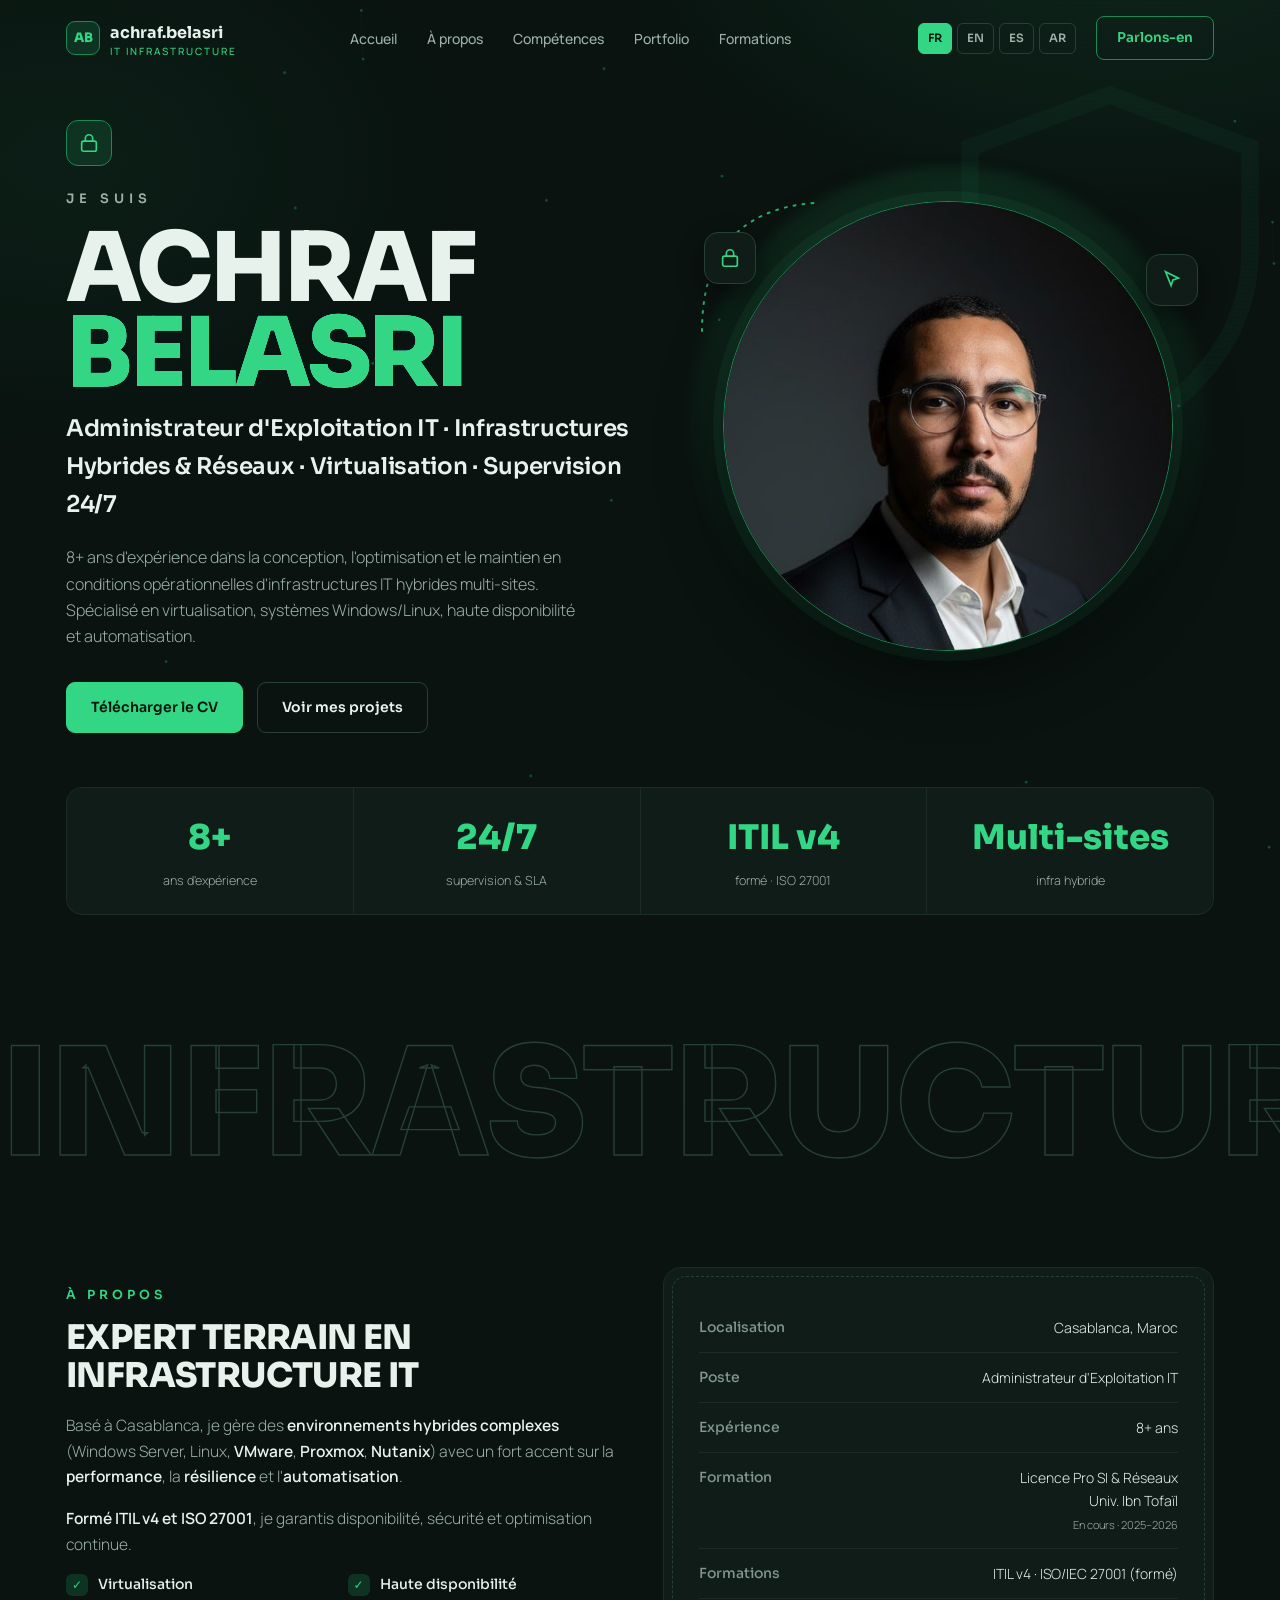
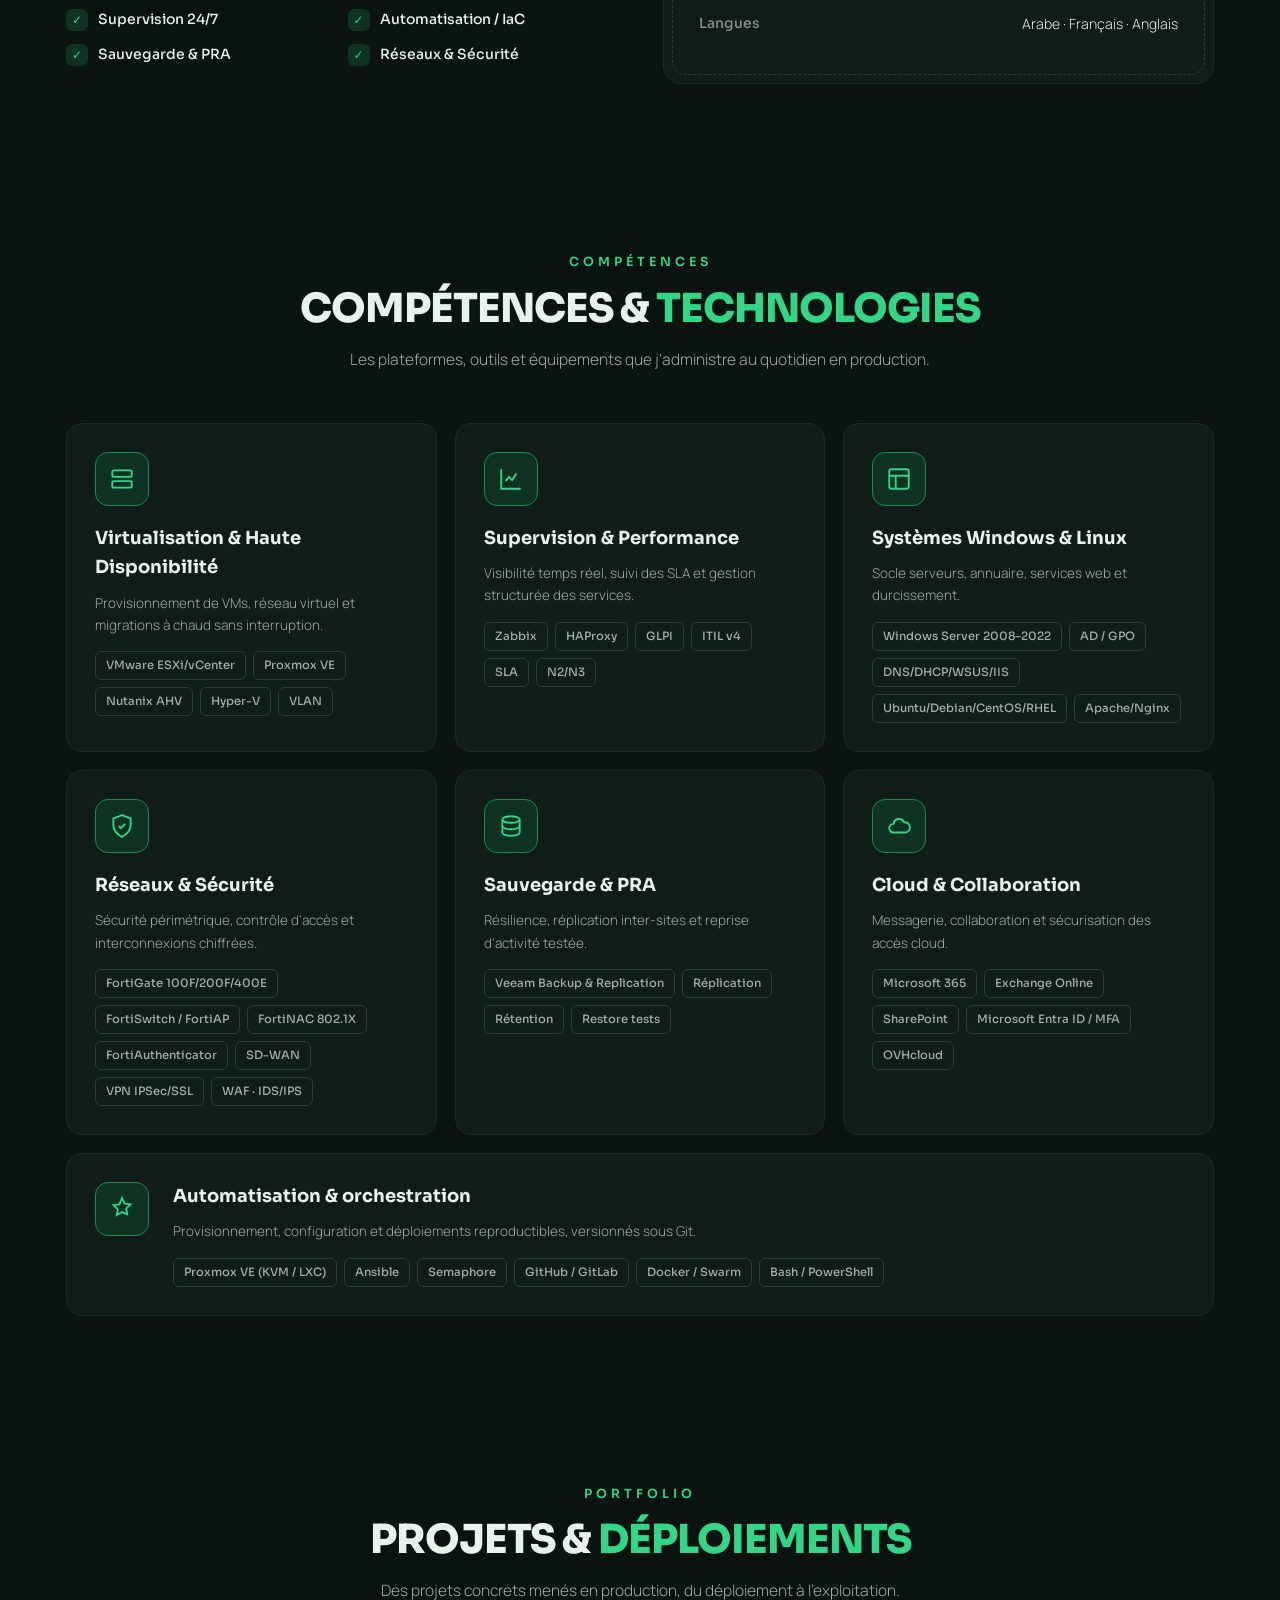
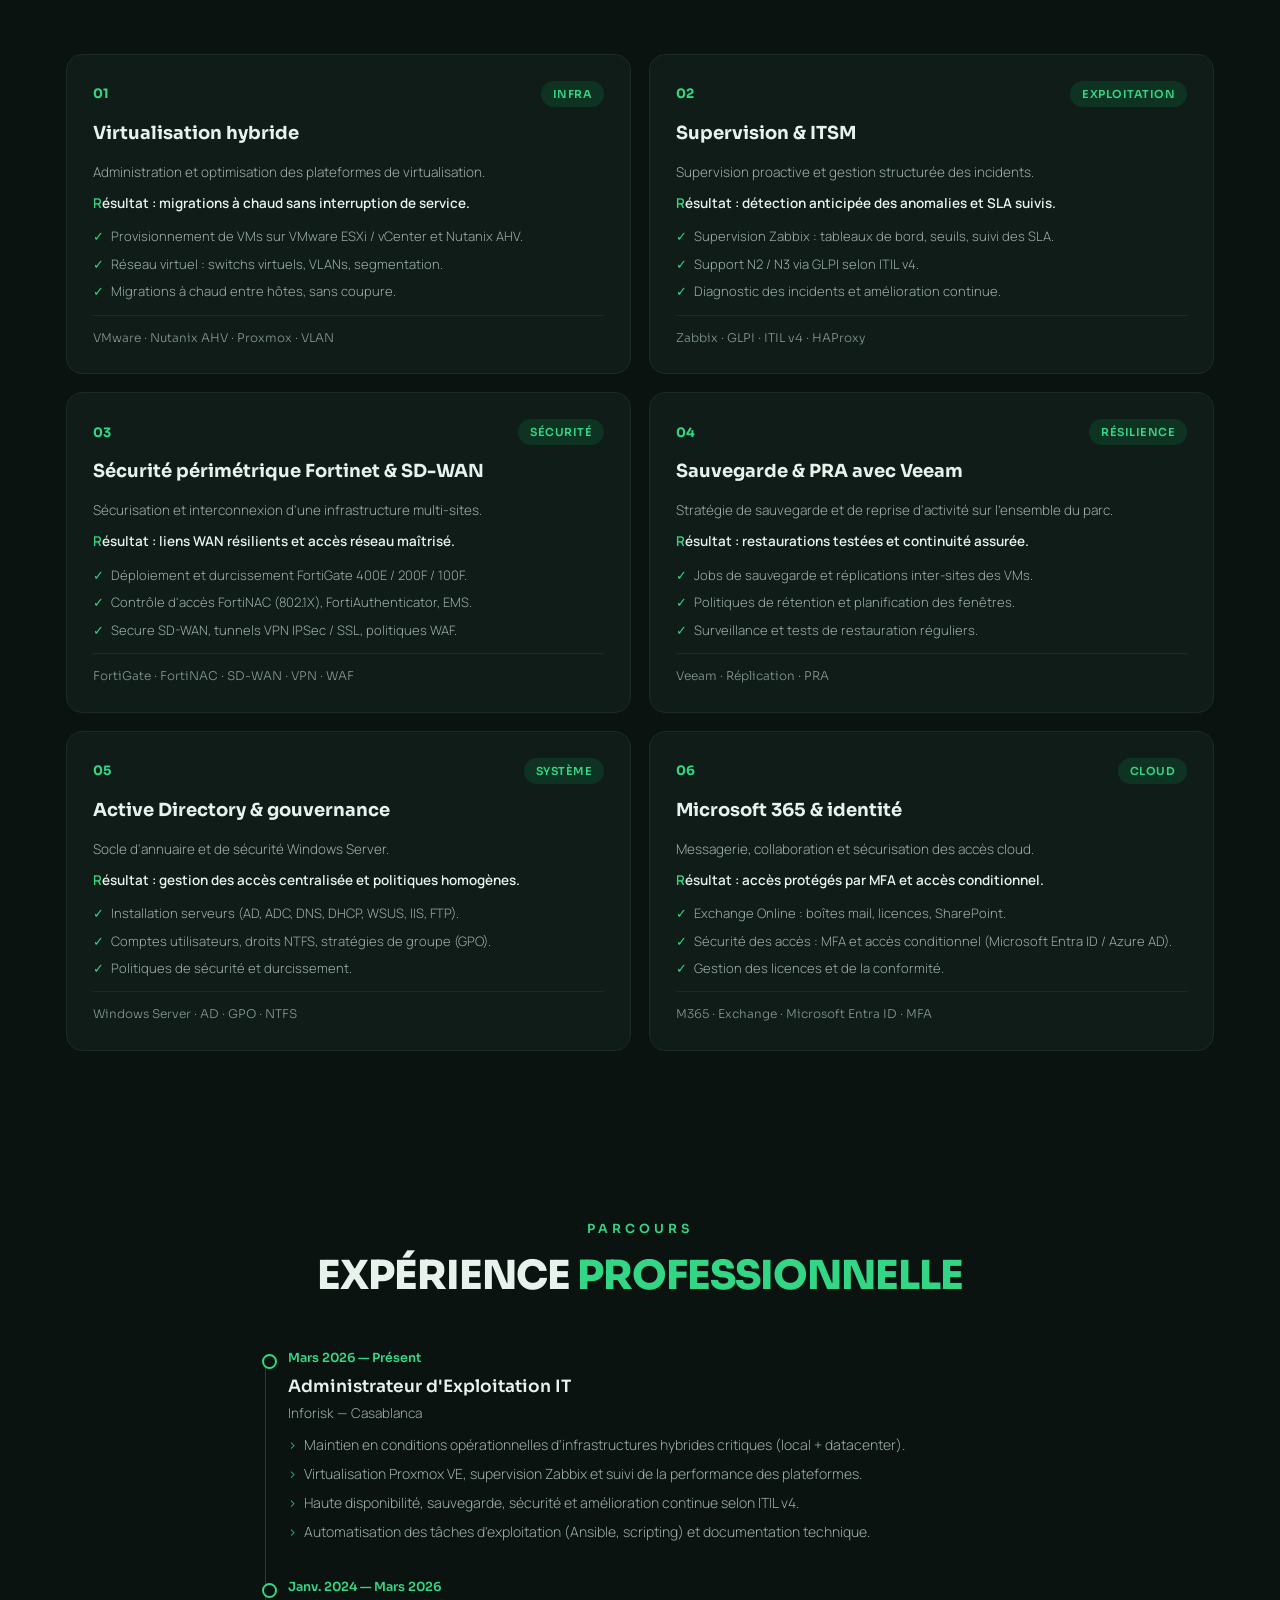
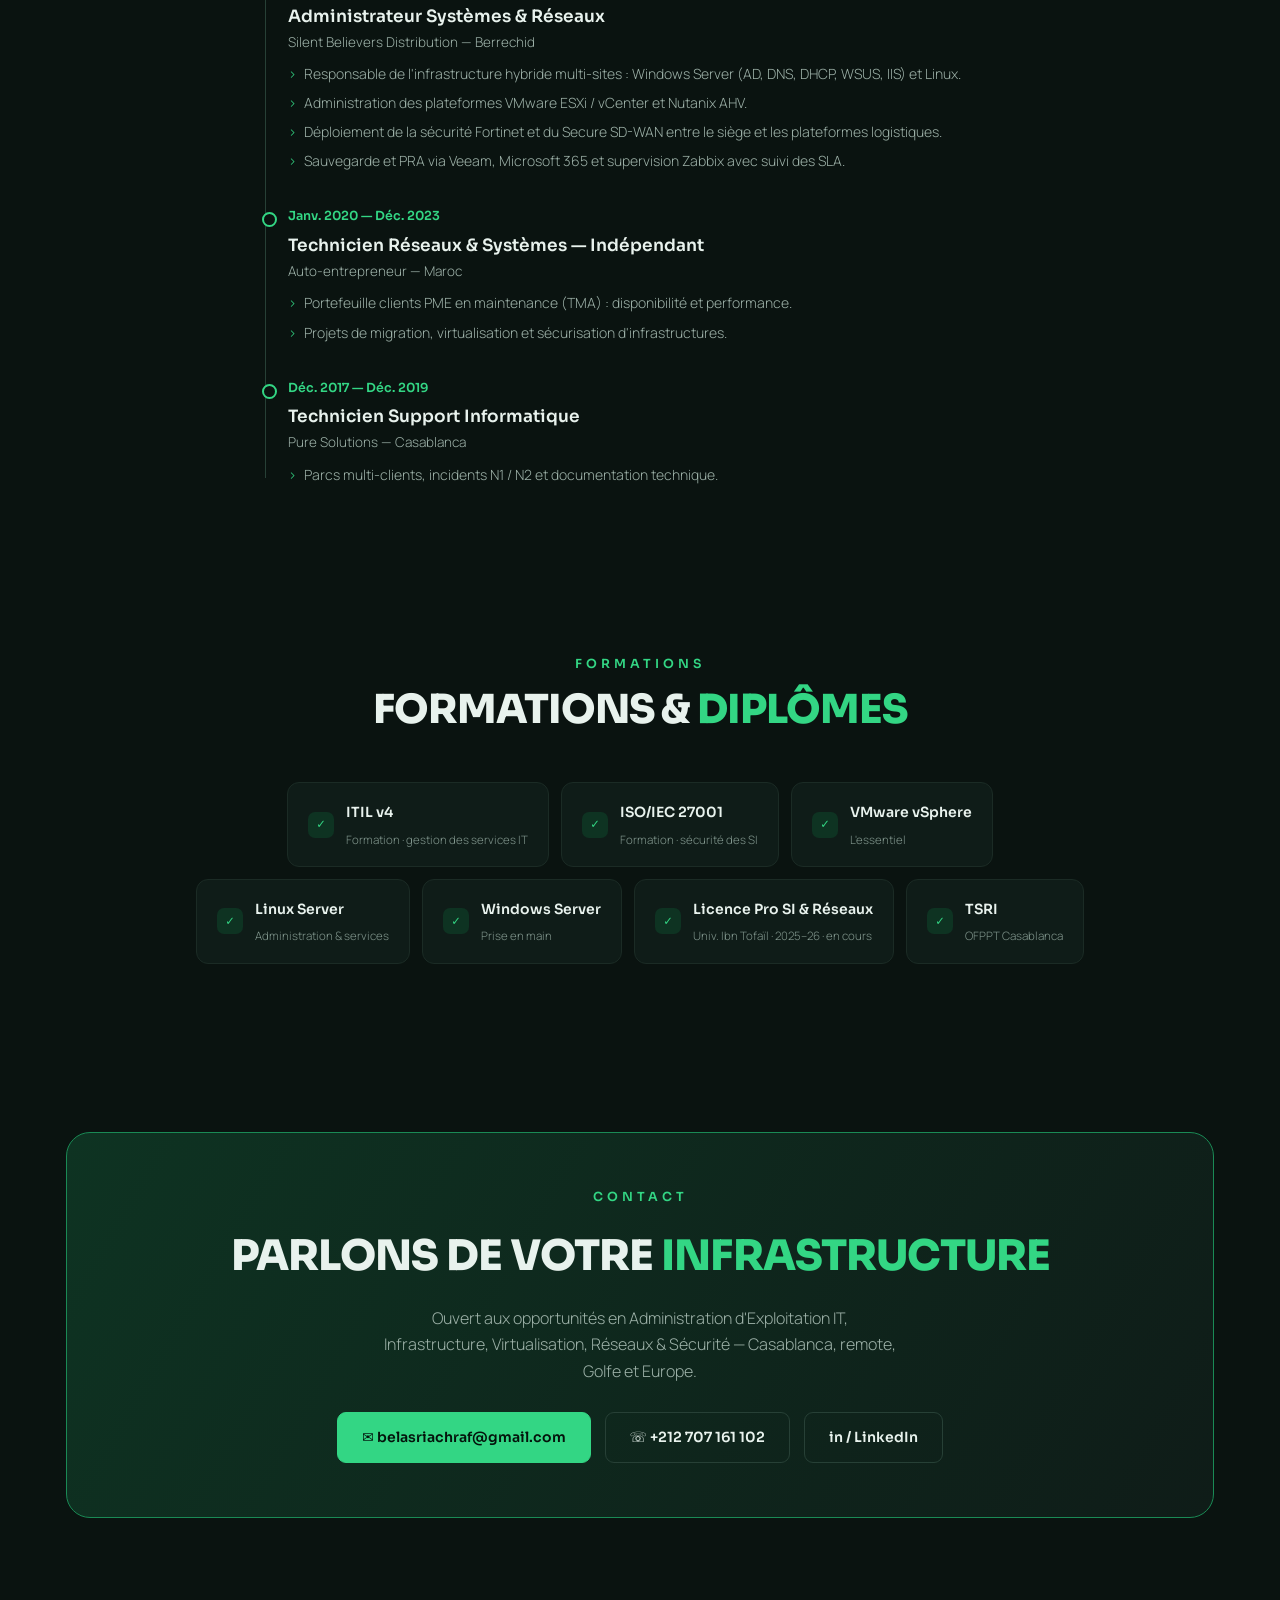
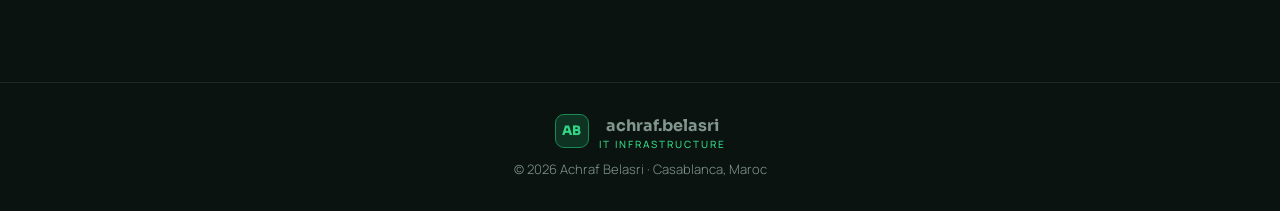
<file: index.html>
<!DOCTYPE html>
<html lang="fr" dir="ltr">
<head>
<meta charset="UTF-8" />
<meta name="viewport" content="width=device-width, initial-scale=1.0" />
<title>Achraf Belasri — Administrateur d'Exploitation IT & Infrastructures Hybrides</title>
<meta name="description" content="Achraf Belasri, Administrateur d'Exploitation IT à Casablanca. 8+ ans en infrastructures hybrides multi-sites : virtualisation (VMware, Proxmox, Nutanix), systèmes Windows/Linux, haute disponibilité, automatisation et supervision 24/7." />
<meta name="keywords" content="Achraf Belasri, Administrateur Exploitation IT, Infrastructure IT, Virtualisation, VMware, Proxmox, Nutanix, Windows Server, Linux, Haute Disponibilité, Supervision, Zabbix, Ansible, Réseaux, Sécurité, FortiGate, SD-WAN, Veeam, Casablanca, ITIL v4, ISO 27001" />
<link rel="icon" href="/favicon.ico" sizes="any" />
<link rel="icon" type="image/svg+xml" href="/favicon.svg" />
<link rel="apple-touch-icon" href="/apple-touch-icon.png" />
<meta name="theme-color" content="#0a1310" />
<link rel="canonical" href="https://achraf-belasri.vercel.app/index.html" />
<link rel="alternate" hreflang="fr" href="https://achraf-belasri.vercel.app/index.html" /><link rel="alternate" hreflang="en" href="https://achraf-belasri.vercel.app/en.html" /><link rel="alternate" hreflang="es" href="https://achraf-belasri.vercel.app/es.html" /><link rel="alternate" hreflang="ar" href="https://achraf-belasri.vercel.app/ar.html" />
<meta property="og:type" content="website" />
<meta property="og:url" content="https://achraf-belasri.vercel.app/index.html" />
<meta property="og:locale" content="fr" />
<meta property="og:title" content="Achraf Belasri — Administrateur d'Exploitation IT & Infrastructures Hybrides" />
<meta property="og:description" content="8+ ans en infrastructures IT hybrides : virtualisation, Windows/Linux, haute disponibilité, automatisation et supervision 24/7. Casablanca." />
<meta property="og:image" content="https://achraf-belasri.vercel.app/og-image.png" />
<meta property="og:image:width" content="1200" />
<meta property="og:image:height" content="630" />
<meta name="twitter:card" content="summary_large_image" />
<meta name="twitter:title" content="Achraf Belasri — Administrateur d'Exploitation IT & Infrastructures Hybrides" />
<meta name="twitter:description" content="8+ ans en infrastructures IT hybrides : virtualisation, Windows/Linux, haute disponibilité, automatisation et supervision 24/7. Casablanca." />
<meta name="twitter:image" content="https://achraf-belasri.vercel.app/og-image.png" />
<link rel="preconnect" href="https://fonts.googleapis.com" />
<link rel="preconnect" href="https://fonts.gstatic.com" crossorigin />
<link href="https://fonts.googleapis.com/css2?family=Sora:wght@400;500;600;700;800&family=Manrope:wght@300;400;500;600;700&display=swap" rel="stylesheet" />

<link rel="stylesheet" href="assets/base.css" />
<script>document.documentElement.classList.add('js');try{if(sessionStorage.getItem('portfolioIntroSeen'))document.documentElement.classList.add('intro-seen')}catch(e){}</script>
<link rel="stylesheet" href="assets/improvements.css" />
<script src="assets/improvements.js" defer></script>
<noscript><style>.reveal,.stagger>*{opacity:1!important;transform:none!important}</style></noscript>
</head>
<body>
<a class="skip-link" href="#main">Aller au contenu</a>

<canvas id="mesh" aria-hidden="true"></canvas>
<div class="intro" id="intro" role="status" aria-label="Initialisation du portfolio"><div class="intro-panel"><div class="intro-brand"><span>AB</span><strong>ACHRAF.BELASRI</strong></div><div class="intro-log"><div class="intro-line" style="--intro-index:0"><span aria-hidden="true">[ OK ]</span>INFRASTRUCTURE EN LIGNE</div><div class="intro-line" style="--intro-index:1"><span aria-hidden="true">[ OK ]</span>SYSTÈMES OPÉRATIONNELS</div><div class="intro-line" style="--intro-index:2"><span aria-hidden="true">[ OK ]</span>PROFIL CHARGÉ</div></div><div class="intro-progress" aria-hidden="true"><i></i></div></div><button class="intro-skip" type="button">Passer <kbd>Esc</kbd></button></div>

<nav id="nav" aria-label="Navigation principale">
  <div class="nav-in">
    <a href="#top" class="logo"><span class="mark">AB</span><span>achraf.belasri<small>IT Infrastructure</small></span></a>
    <div class="nav-links">
      <a href="#top">Accueil</a>
      <a href="#about">À propos</a>
      <a href="#services">Compétences</a>
      <a href="#portfolio">Portfolio</a>
      <a href="#certs">Formations</a>
    </div>
    <div class="langs"><a href="index.html" class="on" aria-current="page" hreflang="fr">FR</a><a href="en.html" class="" hreflang="en">EN</a><a href="es.html" class="" hreflang="es">ES</a><a href="ar.html" class="" hreflang="ar">AR</a></div><details class="mobile-menu"><summary aria-label="Ouvrir le menu"><span aria-hidden="true">☰</span></summary><div class="mobile-panel"><a href="#top">Accueil</a><a href="#about">À propos</a><a href="#portfolio">Projets</a><a href="#parcours">Expérience</a><a href="#services">Compétences</a><a href="#certs">Formations</a><a href="#contact">Contact</a><div class="mobile-langs"><div class="langs-mobile"><a href="index.html" class="on" aria-current="page" hreflang="fr">FR</a><a href="en.html" class="" hreflang="en">EN</a><a href="es.html" class="" hreflang="es">ES</a><a href="ar.html" class="" hreflang="ar">AR</a></div></div></div></details>
    <a href="#contact" class="talk">Parlons-en</a>
  </div>
</nav>

<main id="main" tabindex="-1">
<header id="top">
  <svg class="shield-bg" viewBox="0 0 24 24" fill="none" stroke="currentColor" stroke-width="1"><path d="M12 2l8 3v6c0 5-3.5 8.5-8 11-4.5-2.5-8-6-8-11V5l8-3z"/></svg>
  <div class="wrap">
    <div class="hero">
      <div class="hero-id">
        <div class="lockbadge reveal"><svg width="22" height="22" viewBox="0 0 24 24" fill="none" stroke="currentColor" stroke-width="1.8"><rect x="4" y="10" width="16" height="11" rx="2"/><path d="M8 10V7a4 4 0 0 1 8 0v3"/></svg></div>
        <div class="eyebrow reveal">Je suis</div>
        <h1 class="name reveal">Achraf<br><span class="grn glitch" data-text="Belasri">Belasri</span></h1>
        <p class="subrole reveal">Administrateur d'Exploitation IT · Infrastructures Hybrides &amp; Réseaux · Virtualisation · Supervision 24/7</p>
        <p class="lede reveal">8+ ans d'expérience dans la conception, l'optimisation et le maintien en conditions opérationnelles d'infrastructures IT hybrides multi-sites. Spécialisé en virtualisation, systèmes Windows/Linux, haute disponibilité et automatisation.</p>
        <div class="cta reveal">
          <a class="btn primary" href="cv_Achraf_BELASRI.pdf" download>Télécharger le CV</a>
          <a class="btn" href="#portfolio">Voir mes projets</a>
        </div>
      </div>

      <div class="visual reveal">
        <svg class="dotline" viewBox="0 0 150 150" fill="none" stroke="currentColor" stroke-width="2" stroke-dasharray="2 7" stroke-linecap="round"><path d="M8 142 C 8 70, 40 20, 120 14"/></svg>
        <div class="blob"></div>
        <div class="ic-badge ic-tl"><svg width="22" height="22" viewBox="0 0 24 24" fill="none" stroke="currentColor" stroke-width="1.8"><rect x="4" y="10" width="16" height="11" rx="2"/><path d="M8 10V7a4 4 0 0 1 8 0v3"/></svg></div>
        <div class="ic-badge ic-tr"><svg width="22" height="22" viewBox="0 0 24 24" fill="none" stroke="currentColor" stroke-width="1.8"><path d="M5 3l14 7-6 2-2 6-6-15z"/></svg></div>
        <div class="photo-ring"><img src="assets/portrait.jpg" alt="Achraf Belasri" /></div>
      </div>
    </div>

    <div class="stats stagger"><div class="stat"><div class="v">8+</div><div class="l">ans d'expérience</div></div><div class="stat"><div class="v">24/7</div><div class="l">supervision &amp; SLA</div></div><div class="stat"><div class="v">ITIL v4</div><div class="l">formé · ISO 27001</div></div><div class="stat"><div class="v">Multi-sites</div><div class="l">infra hybride</div></div></div>
  </div>
</header>

<div class="band"><div class="outline-text">INFRASTRUCTURE<span class="on"> IT</span></div></div>

<section id="about">
  <div class="wrap">
    <div class="about">
      <div class="reveal">
        <div class="tagline" style="text-align:start">À propos</div>
        <h2>Expert terrain en Infrastructure IT</h2>
        <p>Basé à Casablanca, je gère des <strong>environnements hybrides complexes</strong> (Windows Server, Linux, <strong>VMware</strong>, <strong>Proxmox</strong>, <strong>Nutanix</strong>) avec un fort accent sur la <strong>performance</strong>, la <strong>résilience</strong> et l'<strong>automatisation</strong>.</p>
        <p><strong>Formé ITIL v4 et ISO 27001</strong>, je garantis disponibilité, sécurité et optimisation continue.</p>
        <ul class="checks"><li><span class="c">✓</span> Virtualisation</li><li><span class="c">✓</span> Haute disponibilité</li><li><span class="c">✓</span> Supervision 24/7</li><li><span class="c">✓</span> Automatisation / IaC</li><li><span class="c">✓</span> Sauvegarde &amp; PRA</li><li><span class="c">✓</span> Réseaux &amp; Sécurité</li></ul>
      </div>
      <div class="about-card reveal"><div class="inner"><div class="fact"><span class="k">Localisation</span><span class="v">Casablanca, Maroc</span></div><div class="fact"><span class="k">Poste</span><span class="v">Administrateur d'Exploitation IT</span></div><div class="fact"><span class="k">Expérience</span><span class="v">8+ ans</span></div><div class="fact"><span class="k">Formation</span><span class="v">Licence Pro SI &amp; Réseaux<br>Univ. Ibn Tofaïl<br><small>En cours · 2025–2026</small></span></div><div class="fact"><span class="k">Formations</span><span class="v">ITIL v4 · ISO/IEC 27001 (formé)</span></div><div class="fact"><span class="k">Langues</span><span class="v">Arabe · Français · Anglais</span></div></div></div>
    </div>
  </div>
</section>

<section id="services">
  <div class="wrap">
    <div class="head reveal">
      <div class="tagline">Compétences</div>
      <h2>Compétences &amp; <span class="grn">technologies</span></h2>
      <p>Les plateformes, outils et équipements que j'administre au quotidien en production.</p>
    </div>
    <div class="grid3 stagger"><div class="scard"><div class="sico"><svg width="26" height="26" viewBox="0 0 24 24" fill="none" stroke="currentColor" stroke-width="1.7"><rect x="3" y="4" width="18" height="6" rx="1.5"/><rect x="3" y="14" width="18" height="6" rx="1.5"/><path d="M7 7h.01M7 17h.01"/></svg></div><h3>Virtualisation &amp; Haute Disponibilité</h3><p>Provisionnement de VMs, réseau virtuel et migrations à chaud sans interruption.</p><div class="tags"><span class="tag">VMware ESXi/vCenter</span><span class="tag">Proxmox VE</span><span class="tag">Nutanix AHV</span><span class="tag">Hyper-V</span><span class="tag">VLAN</span></div></div><div class="scard"><div class="sico"><svg width="26" height="26" viewBox="0 0 24 24" fill="none" stroke="currentColor" stroke-width="1.7"><path d="M3 3v18h18"/><path d="M7 14l3-4 3 3 4-6"/></svg></div><h3>Supervision &amp; Performance</h3><p>Visibilité temps réel, suivi des SLA et gestion structurée des services.</p><div class="tags"><span class="tag">Zabbix</span><span class="tag">HAProxy</span><span class="tag">GLPI</span><span class="tag">ITIL v4</span><span class="tag">SLA</span><span class="tag">N2/N3</span></div></div><div class="scard"><div class="sico"><svg width="26" height="26" viewBox="0 0 24 24" fill="none" stroke="currentColor" stroke-width="1.7"><rect x="3" y="3" width="18" height="18" rx="2"/><path d="M3 9h18M9 21V9"/></svg></div><h3>Systèmes Windows &amp; Linux</h3><p>Socle serveurs, annuaire, services web et durcissement.</p><div class="tags"><span class="tag">Windows Server 2008–2022</span><span class="tag">AD / GPO</span><span class="tag">DNS/DHCP/WSUS/IIS</span><span class="tag">Ubuntu/Debian/CentOS/RHEL</span><span class="tag">Apache/Nginx</span></div></div><div class="scard"><div class="sico"><svg width="26" height="26" viewBox="0 0 24 24" fill="none" stroke="currentColor" stroke-width="1.7"><path d="M12 2l8 3v6c0 5-3.5 8.5-8 11-4.5-2.5-8-6-8-11V5l8-3z"/><path d="M9 12l2 2 4-4"/></svg></div><h3>Réseaux &amp; Sécurité</h3><p>Sécurité périmétrique, contrôle d'accès et interconnexions chiffrées.</p><div class="tags"><span class="tag">FortiGate 100F/200F/400E</span><span class="tag">FortiSwitch / FortiAP</span><span class="tag">FortiNAC 802.1X</span><span class="tag">FortiAuthenticator</span><span class="tag">SD-WAN</span><span class="tag">VPN IPSec/SSL</span><span class="tag">WAF · IDS/IPS</span></div></div><div class="scard"><div class="sico"><svg width="26" height="26" viewBox="0 0 24 24" fill="none" stroke="currentColor" stroke-width="1.7"><ellipse cx="12" cy="6" rx="8" ry="3"/><path d="M4 6v6c0 1.7 3.6 3 8 3s8-1.3 8-3V6M4 12v6c0 1.7 3.6 3 8 3s8-1.3 8-3v-6"/></svg></div><h3>Sauvegarde &amp; PRA</h3><p>Résilience, réplication inter-sites et reprise d'activité testée.</p><div class="tags"><span class="tag">Veeam Backup & Replication</span><span class="tag">Réplication</span><span class="tag">Rétention</span><span class="tag">Restore tests</span></div></div><div class="scard"><div class="sico"><svg width="26" height="26" viewBox="0 0 24 24" fill="none" stroke="currentColor" stroke-width="1.7"><path d="M7 18a4 4 0 0 1 0-8 5 5 0 0 1 9.6-1.4A3.5 3.5 0 0 1 18 18H7z"/></svg></div><h3>Cloud &amp; Collaboration</h3><p>Messagerie, collaboration et sécurisation des accès cloud.</p><div class="tags"><span class="tag">Microsoft 365</span><span class="tag">Exchange Online</span><span class="tag">SharePoint</span><span class="tag">Microsoft Entra ID / MFA</span><span class="tag">OVHcloud</span></div></div><div class="scard wide"><div class="sico"><svg width="26" height="26" viewBox="0 0 24 24" fill="none" stroke="currentColor" stroke-width="1.7"><path d="M12 2l2.4 4.9 5.4.8-3.9 3.8.9 5.3L12 14.9 7.2 17.6l.9-5.3L4.2 8.5l5.4-.8z"/></svg></div><div><h3>Automatisation &amp; orchestration</h3><p>Provisionnement, configuration et déploiements reproductibles, versionnés sous Git.</p><div class="tags"><span class="tag">Proxmox VE (KVM / LXC)</span><span class="tag">Ansible</span><span class="tag">Semaphore</span><span class="tag">GitHub / GitLab</span><span class="tag">Docker / Swarm</span><span class="tag">Bash / PowerShell</span></div></div></div></div>
  </div>
</section>

<section id="portfolio">
  <div class="wrap">
    <div class="head reveal">
      <div class="tagline">Portfolio</div>
      <h2>Projets &amp; <span class="grn">déploiements</span></h2>
      <p>Des projets concrets menés en production, du déploiement à l'exploitation.</p>
    </div>
    <div class="grid2 stagger"><div class="pcard"><div class="pc-top"><span class="pc-no">01</span><span class="pc-badge">Infra</span></div><h3>Virtualisation hybride</h3><p class="ctx">Administration et optimisation des plateformes de virtualisation. <strong>Résultat : migrations à chaud sans interruption de service.</strong></p><ul><li>Provisionnement de VMs sur VMware ESXi / vCenter et Nutanix AHV.</li><li>Réseau virtuel : switchs virtuels, VLANs, segmentation.</li><li>Migrations à chaud entre hôtes, sans coupure.</li></ul><div class="st">VMware · Nutanix AHV · Proxmox · VLAN</div></div><div class="pcard"><div class="pc-top"><span class="pc-no">02</span><span class="pc-badge">Exploitation</span></div><h3>Supervision &amp; ITSM</h3><p class="ctx">Supervision proactive et gestion structurée des incidents. <strong>Résultat : détection anticipée des anomalies et SLA suivis.</strong></p><ul><li>Supervision Zabbix : tableaux de bord, seuils, suivi des SLA.</li><li>Support N2 / N3 via GLPI selon ITIL v4.</li><li>Diagnostic des incidents et amélioration continue.</li></ul><div class="st">Zabbix · GLPI · ITIL v4 · HAProxy</div></div><div class="pcard"><div class="pc-top"><span class="pc-no">03</span><span class="pc-badge">Sécurité</span></div><h3>Sécurité périmétrique Fortinet &amp; SD-WAN</h3><p class="ctx">Sécurisation et interconnexion d'une infrastructure multi-sites. <strong>Résultat : liens WAN résilients et accès réseau maîtrisé.</strong></p><ul><li>Déploiement et durcissement FortiGate 400E / 200F / 100F.</li><li>Contrôle d'accès FortiNAC (802.1X), FortiAuthenticator, EMS.</li><li>Secure SD-WAN, tunnels VPN IPSec / SSL, politiques WAF.</li></ul><div class="st">FortiGate · FortiNAC · SD-WAN · VPN · WAF</div></div><div class="pcard"><div class="pc-top"><span class="pc-no">04</span><span class="pc-badge">Résilience</span></div><h3>Sauvegarde &amp; PRA avec Veeam</h3><p class="ctx">Stratégie de sauvegarde et de reprise d'activité sur l'ensemble du parc. <strong>Résultat : restaurations testées et continuité assurée.</strong></p><ul><li>Jobs de sauvegarde et réplications inter-sites des VMs.</li><li>Politiques de rétention et planification des fenêtres.</li><li>Surveillance et tests de restauration réguliers.</li></ul><div class="st">Veeam · Réplication · PRA</div></div><div class="pcard"><div class="pc-top"><span class="pc-no">05</span><span class="pc-badge">Système</span></div><h3>Active Directory &amp; gouvernance</h3><p class="ctx">Socle d'annuaire et de sécurité Windows Server. <strong>Résultat : gestion des accès centralisée et politiques homogènes.</strong></p><ul><li>Installation serveurs (AD, ADC, DNS, DHCP, WSUS, IIS, FTP).</li><li>Comptes utilisateurs, droits NTFS, stratégies de groupe (GPO).</li><li>Politiques de sécurité et durcissement.</li></ul><div class="st">Windows Server · AD · GPO · NTFS</div></div><div class="pcard"><div class="pc-top"><span class="pc-no">06</span><span class="pc-badge">Cloud</span></div><h3>Microsoft 365 &amp; identité</h3><p class="ctx">Messagerie, collaboration et sécurisation des accès cloud. <strong>Résultat : accès protégés par MFA et accès conditionnel.</strong></p><ul><li>Exchange Online : boîtes mail, licences, SharePoint.</li><li>Sécurité des accès : MFA et accès conditionnel (Microsoft Entra ID / Azure AD).</li><li>Gestion des licences et de la conformité.</li></ul><div class="st">M365 · Exchange · Microsoft Entra ID · MFA</div></div></div>
  </div>
</section>

<section id="parcours">
  <div class="wrap">
    <div class="head reveal">
      <div class="tagline">Parcours</div>
      <h2>Expérience <span class="grn">professionnelle</span></h2>
    </div>
    <div class="tl reveal"><div class="tlitem"><div class="tldate">Mars 2026 — Présent</div><div class="tlrole">Administrateur d'Exploitation IT</div><div class="tlorg">Inforisk — Casablanca</div><ul><li>Maintien en conditions opérationnelles d'infrastructures hybrides critiques (local + datacenter).</li><li>Virtualisation Proxmox VE, supervision Zabbix et suivi de la performance des plateformes.</li><li>Haute disponibilité, sauvegarde, sécurité et amélioration continue selon ITIL v4.</li><li>Automatisation des tâches d'exploitation (Ansible, scripting) et documentation technique.</li></ul></div><div class="tlitem"><div class="tldate">Janv. 2024 — Mars 2026</div><div class="tlrole">Administrateur Systèmes &amp; Réseaux</div><div class="tlorg">Silent Believers Distribution — Berrechid</div><ul><li>Responsable de l'infrastructure hybride multi-sites : Windows Server (AD, DNS, DHCP, WSUS, IIS) et Linux.</li><li>Administration des plateformes VMware ESXi / vCenter et Nutanix AHV.</li><li>Déploiement de la sécurité Fortinet et du Secure SD-WAN entre le siège et les plateformes logistiques.</li><li>Sauvegarde et PRA via Veeam, Microsoft 365 et supervision Zabbix avec suivi des SLA.</li></ul></div><div class="tlitem"><div class="tldate">Janv. 2020 — Déc. 2023</div><div class="tlrole">Technicien Réseaux &amp; Systèmes — Indépendant</div><div class="tlorg">Auto-entrepreneur — Maroc</div><ul><li>Portefeuille clients PME en maintenance (TMA) : disponibilité et performance.</li><li>Projets de migration, virtualisation et sécurisation d'infrastructures.</li></ul></div><div class="tlitem"><div class="tldate">Déc. 2017 — Déc. 2019</div><div class="tlrole">Technicien Support Informatique</div><div class="tlorg">Pure Solutions — Casablanca</div><ul><li>Parcs multi-clients, incidents N1 / N2 et documentation technique.</li></ul></div></div>
  </div>
</section>

<section id="certs">
  <div class="wrap">
    <div class="head reveal">
      <div class="tagline">Formations</div>
      <h2>Formations &amp; <span class="grn">diplômes</span></h2>
    </div>
    <div class="mods stagger"><div class="mod"><span class="chk">✓</span><div><b>ITIL v4</b><br><span>Formation · gestion des services IT</span></div></div><div class="mod"><span class="chk">✓</span><div><b>ISO/IEC 27001</b><br><span>Formation · sécurité des SI</span></div></div><div class="mod"><span class="chk">✓</span><div><b>VMware vSphere</b><br><span>L'essentiel</span></div></div><div class="mod"><span class="chk">✓</span><div><b>Linux Server</b><br><span>Administration &amp; services</span></div></div><div class="mod"><span class="chk">✓</span><div><b>Windows Server</b><br><span>Prise en main</span></div></div><div class="mod"><span class="chk">✓</span><div><b>Licence Pro SI &amp; Réseaux</b><br><span>Univ. Ibn Tofaïl · 2025–26 · en cours</span></div></div><div class="mod"><span class="chk">✓</span><div><b>TSRI</b><br><span>OFPPT Casablanca</span></div></div></div>
  </div>
</section>

<section id="contact">
  <div class="wrap">
    <div class="cta-band reveal">
      <div class="tagline">Contact</div>
      <h2>Parlons de votre <span class="grn">infrastructure</span></h2>
      <p>Ouvert aux opportunités en Administration d'Exploitation IT, Infrastructure, Virtualisation, Réseaux &amp; Sécurité — Casablanca, remote, Golfe et Europe.</p>
      <div class="cta">
        <a class="btn primary" href="mailto:belasriachraf@gmail.com">✉ belasriachraf@gmail.com</a>
        <a class="btn" href="tel:+212707161102" dir="ltr">☏ +212 707 161 102</a>
        <a class="btn" href="https://www.linkedin.com/in/achrafbelasri" target="_blank" rel="noopener">in / LinkedIn</a>
      </div>
    </div>
  </div>
</section>

</main>

<footer>
  <div class="wrap">
    <a href="#top" class="logo"><span class="mark">AB</span><span>achraf.belasri<small>IT Infrastructure</small></span></a>
    <div>© <span id="year"></span> Achraf Belasri · Casablanca, Maroc</div>
  </div>
</footer>

<script>
  document.getElementById('year').textContent=new Date().getFullYear();
  var nav=document.getElementById('nav');
  addEventListener('scroll',function(){ nav.classList.toggle('scrolled',scrollY>24); });
  var reduce=matchMedia('(prefers-reduced-motion: reduce)').matches;

  /* fond : réseau de noeuds */
  (function(){
    if(reduce) return;
    var c=document.getElementById('mesh'); if(!c) return;
    var x=c.getContext('2d'),W,H,pts=[];
    function size(){ W=c.width=innerWidth; H=c.height=Math.min(innerHeight,900); }
    size(); addEventListener('resize',size);
    var N=Math.min(38,Math.floor(innerWidth/42));
    for(var i=0;i<N;i++) pts.push({x:Math.random()*W,y:Math.random()*H,vx:(Math.random()-.5)*.3,vy:(Math.random()-.5)*.3});
    var meshFrame=0;
    function loop(){
      if(document.hidden){ meshFrame=0; return; }
      x.clearRect(0,0,W,H);
      for(var i=0;i<pts.length;i++){var p=pts[i];p.x+=p.vx;p.y+=p.vy;if(p.x<0||p.x>W)p.vx*=-1;if(p.y<0||p.y>H)p.vy*=-1;}
      for(var i=0;i<pts.length;i++){for(var j=i+1;j<pts.length;j++){var a=pts[i],b=pts[j],dx=a.x-b.x,dy=a.y-b.y,d=Math.sqrt(dx*dx+dy*dy);if(d<130){x.strokeStyle='rgba(51,214,132,'+(0.12*(1-d/130))+')';x.lineWidth=1;x.beginPath();x.moveTo(a.x,a.y);x.lineTo(b.x,b.y);x.stroke();}}}
      for(var i=0;i<pts.length;i++){x.fillStyle='rgba(51,214,132,.55)';x.beginPath();x.arc(pts[i].x,pts[i].y,1.4,0,6.28);x.fill();}
      meshFrame=requestAnimationFrame(loop);
    }
    function startMesh(){ if(!meshFrame&&!reduce) meshFrame=requestAnimationFrame(loop); }
    addEventListener('portfolio:start-mesh',startMesh,{once:true});
    if(document.documentElement.classList.contains('intro-seen')){
      if('requestIdleCallback' in window) requestIdleCallback(startMesh,{timeout:1500});
      else setTimeout(startMesh,350);
    }
    addEventListener('visibilitychange',function(){ if(!document.hidden&&document.documentElement.classList.contains('intro-seen')) startMesh(); });
  })();
  var io=new IntersectionObserver(function(en){ en.forEach(function(e){ if(e.isIntersecting){ e.target.classList.add('in'); io.unobserve(e.target); } }); },{threshold:.12});
  function kickReveals(){ document.querySelectorAll('.reveal,.stagger').forEach(function(el){ io.observe(el); }); }
  kickReveals();
</script>
</body>
</html>
</file>
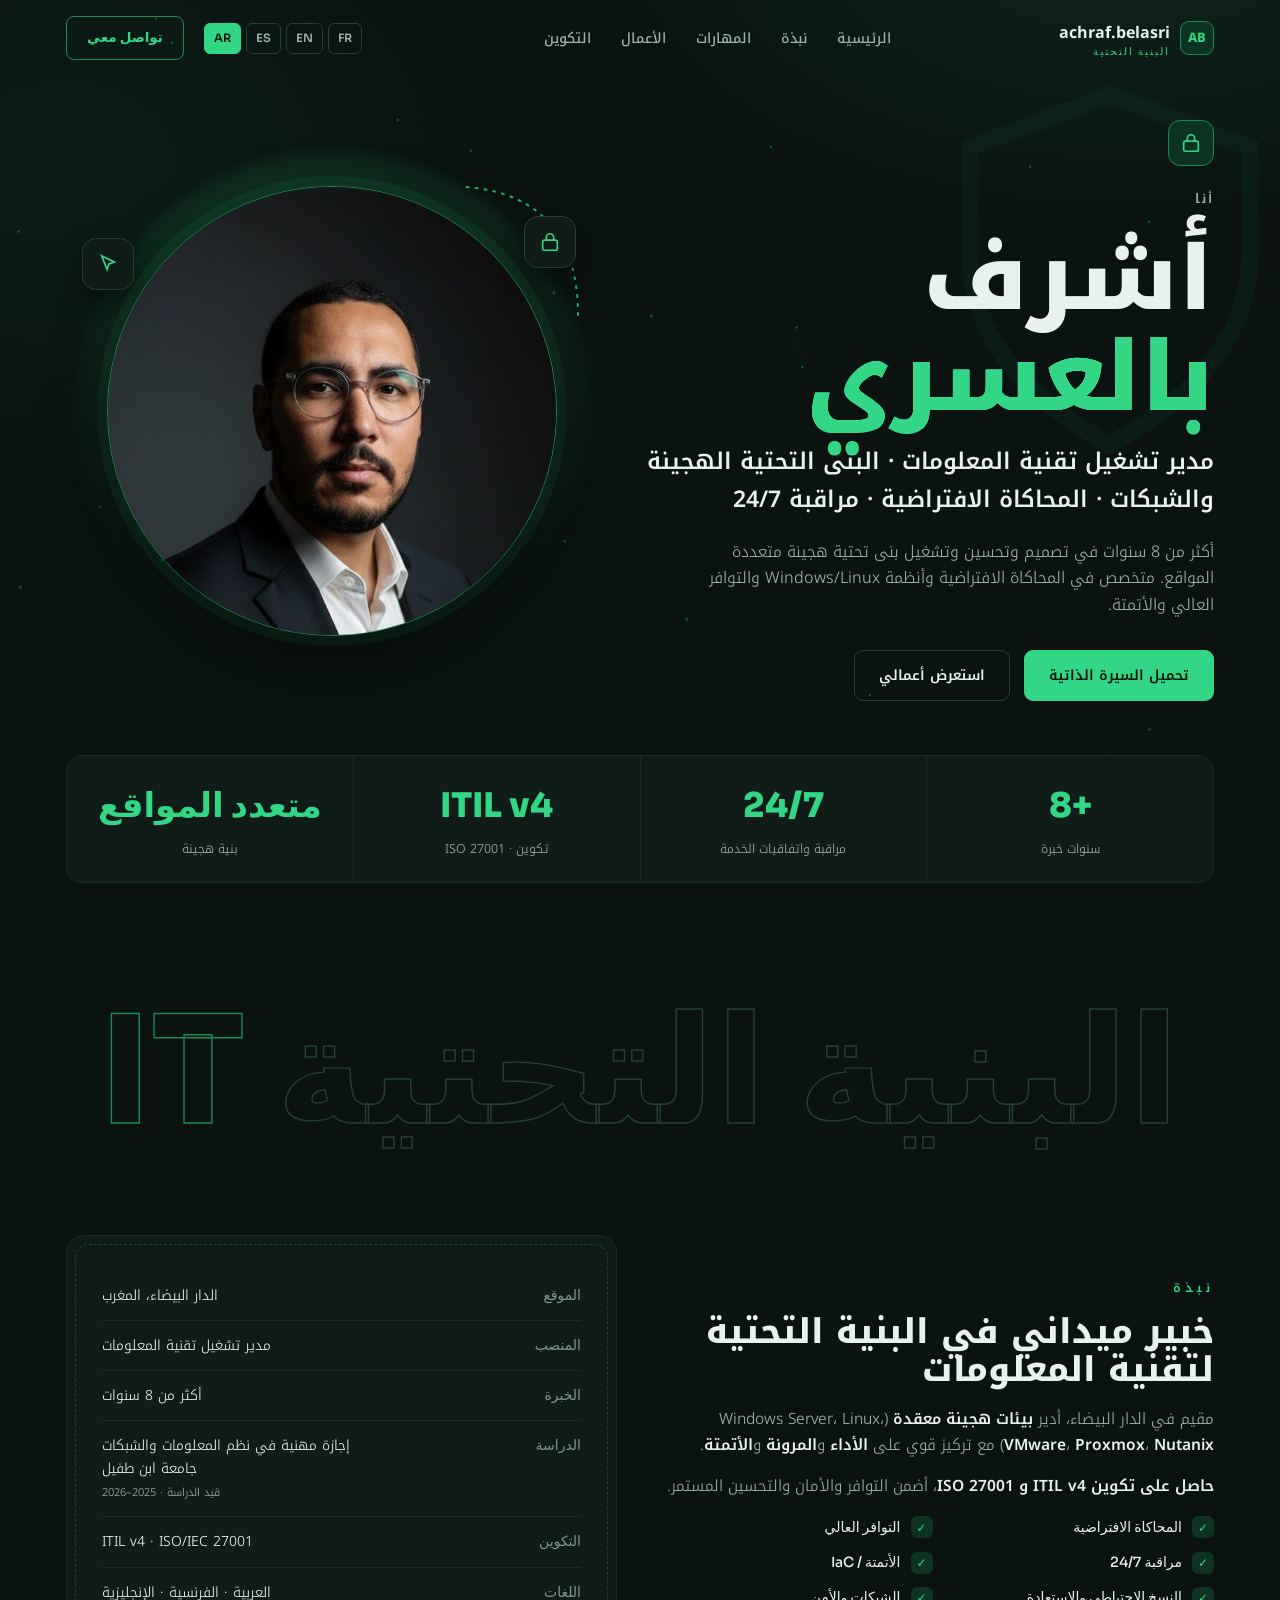
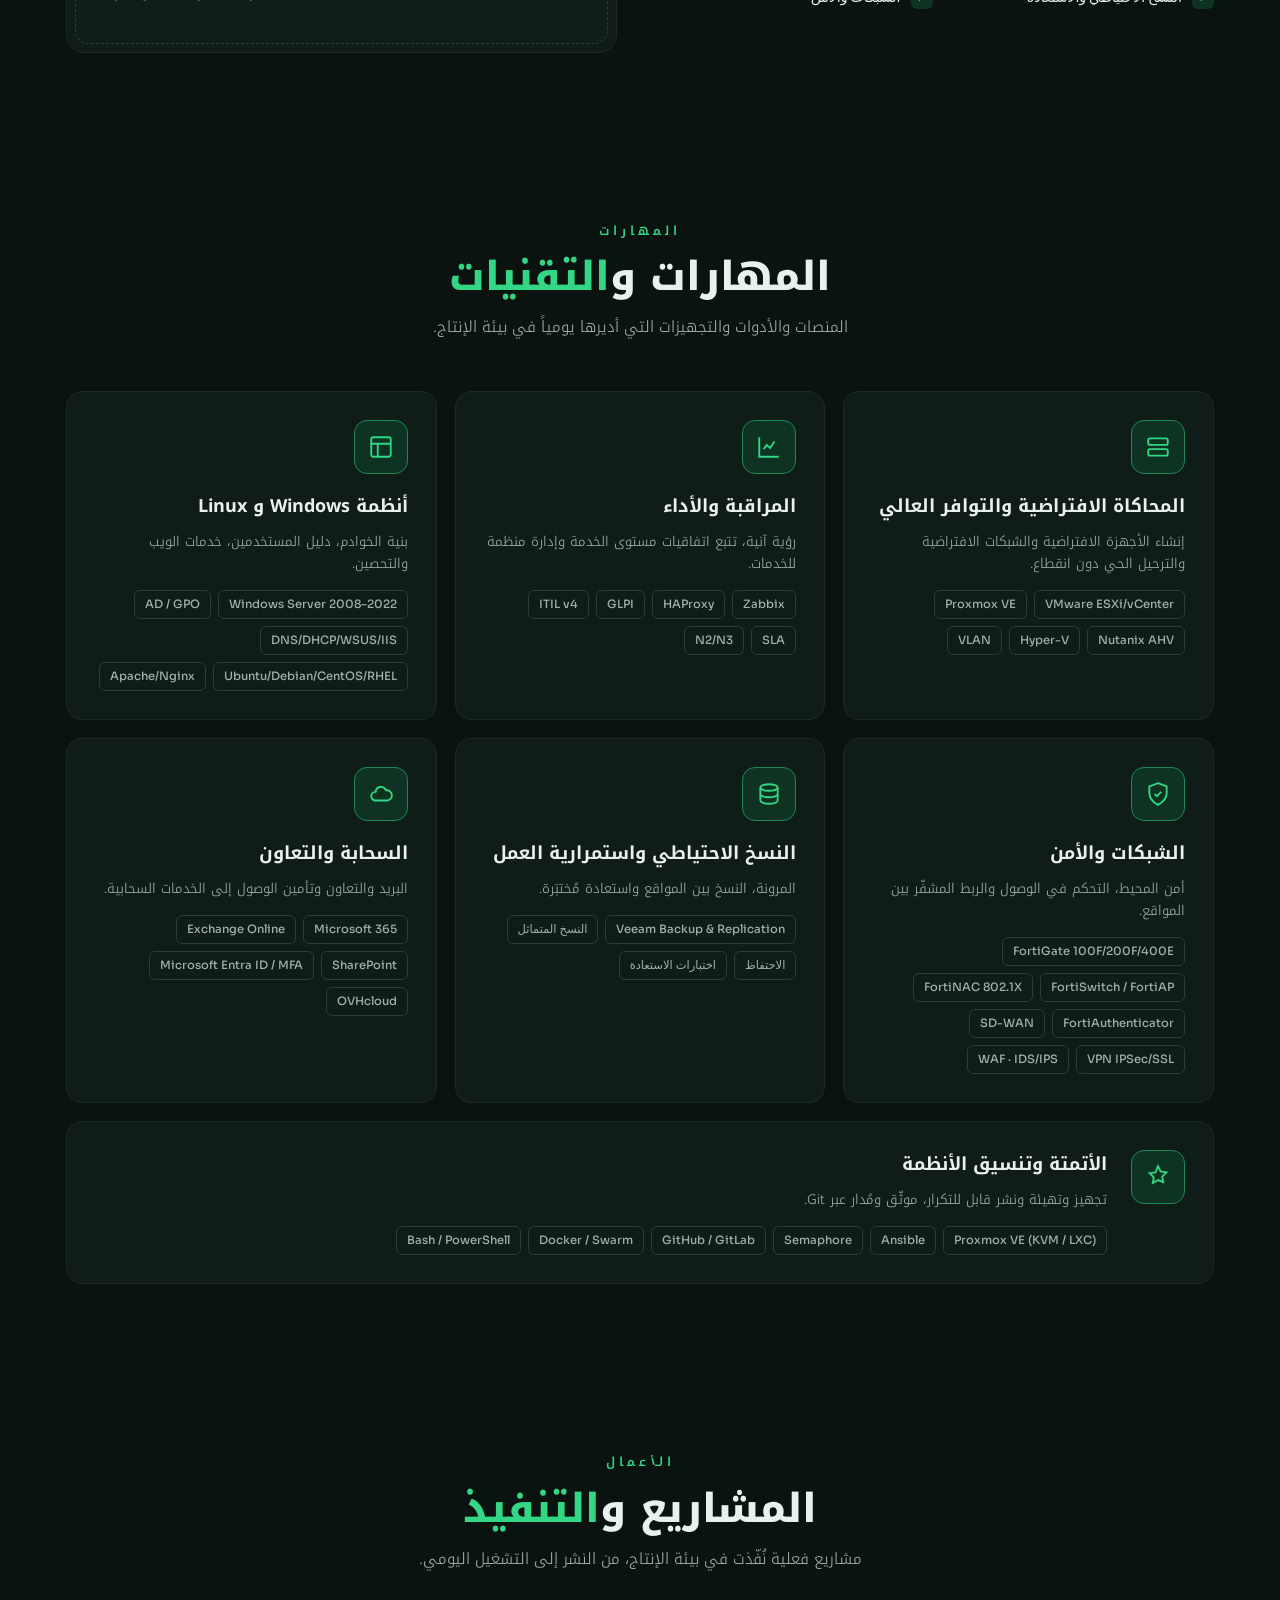
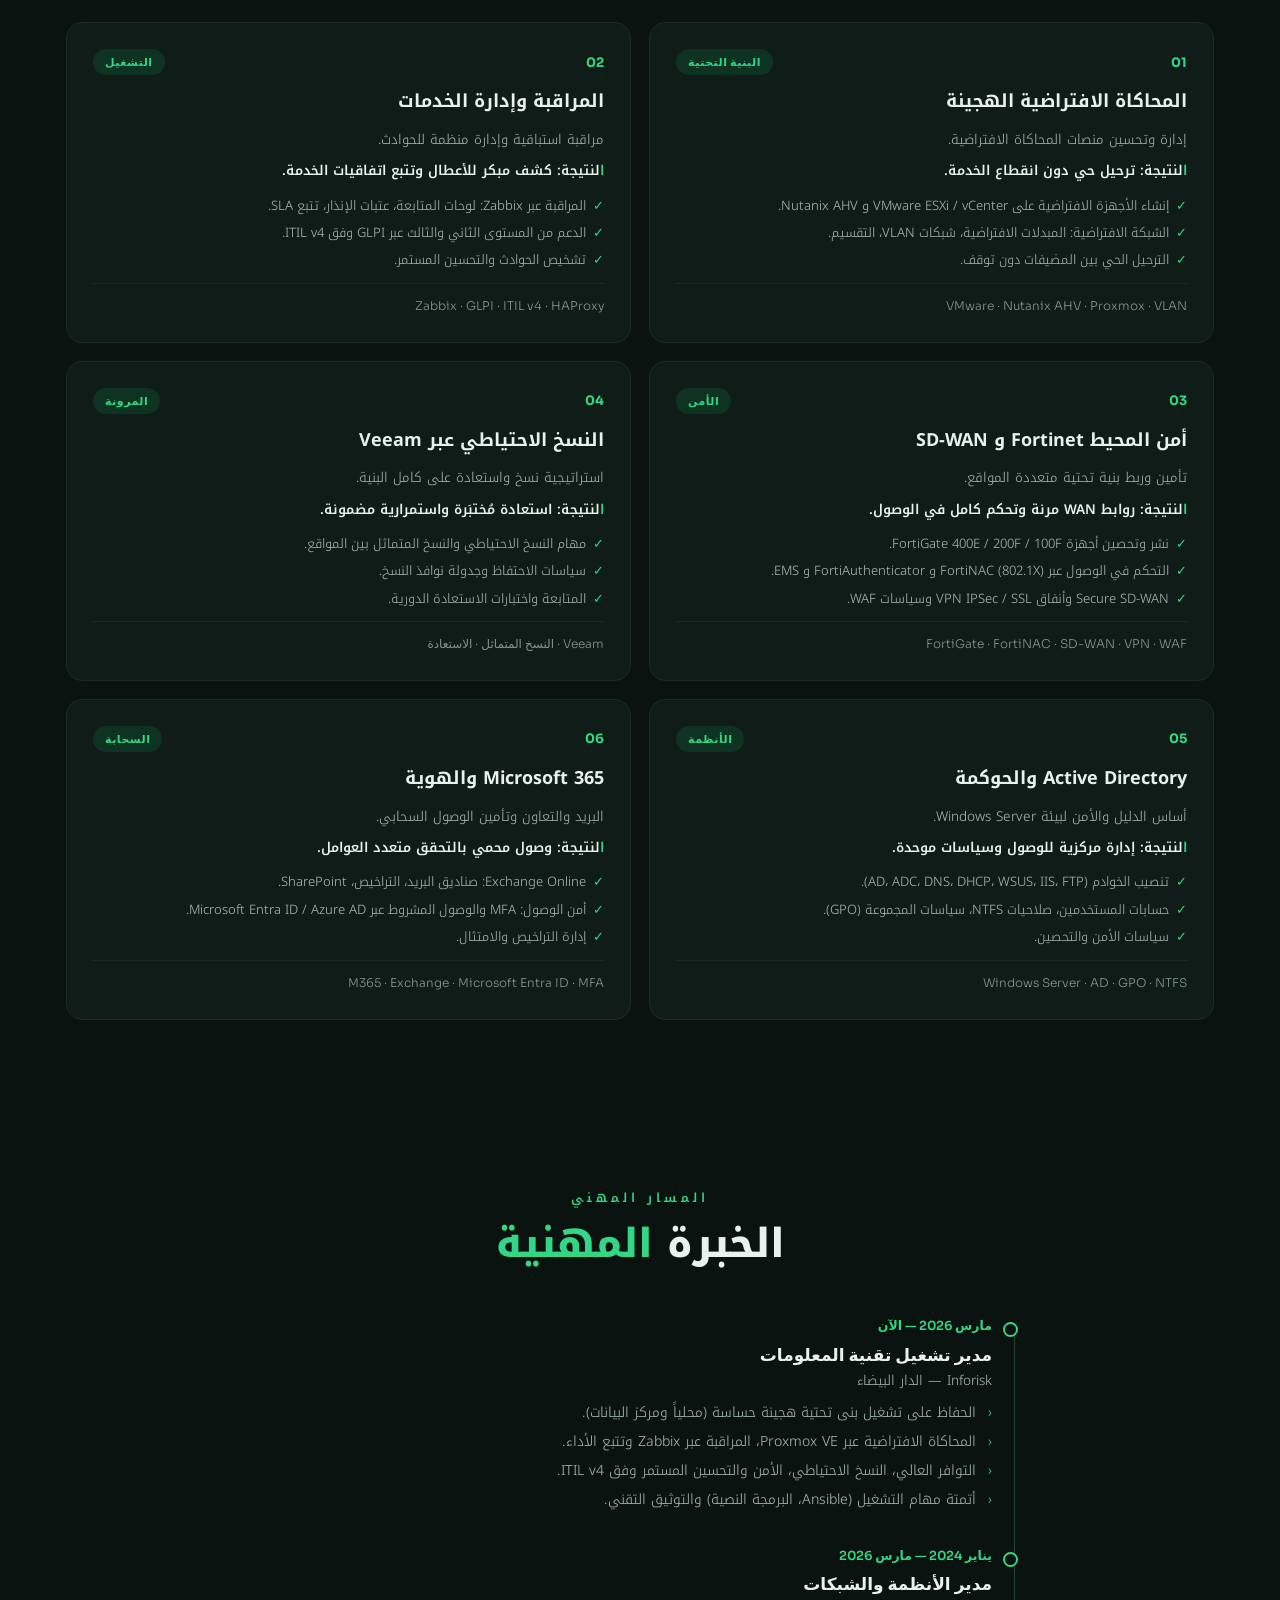
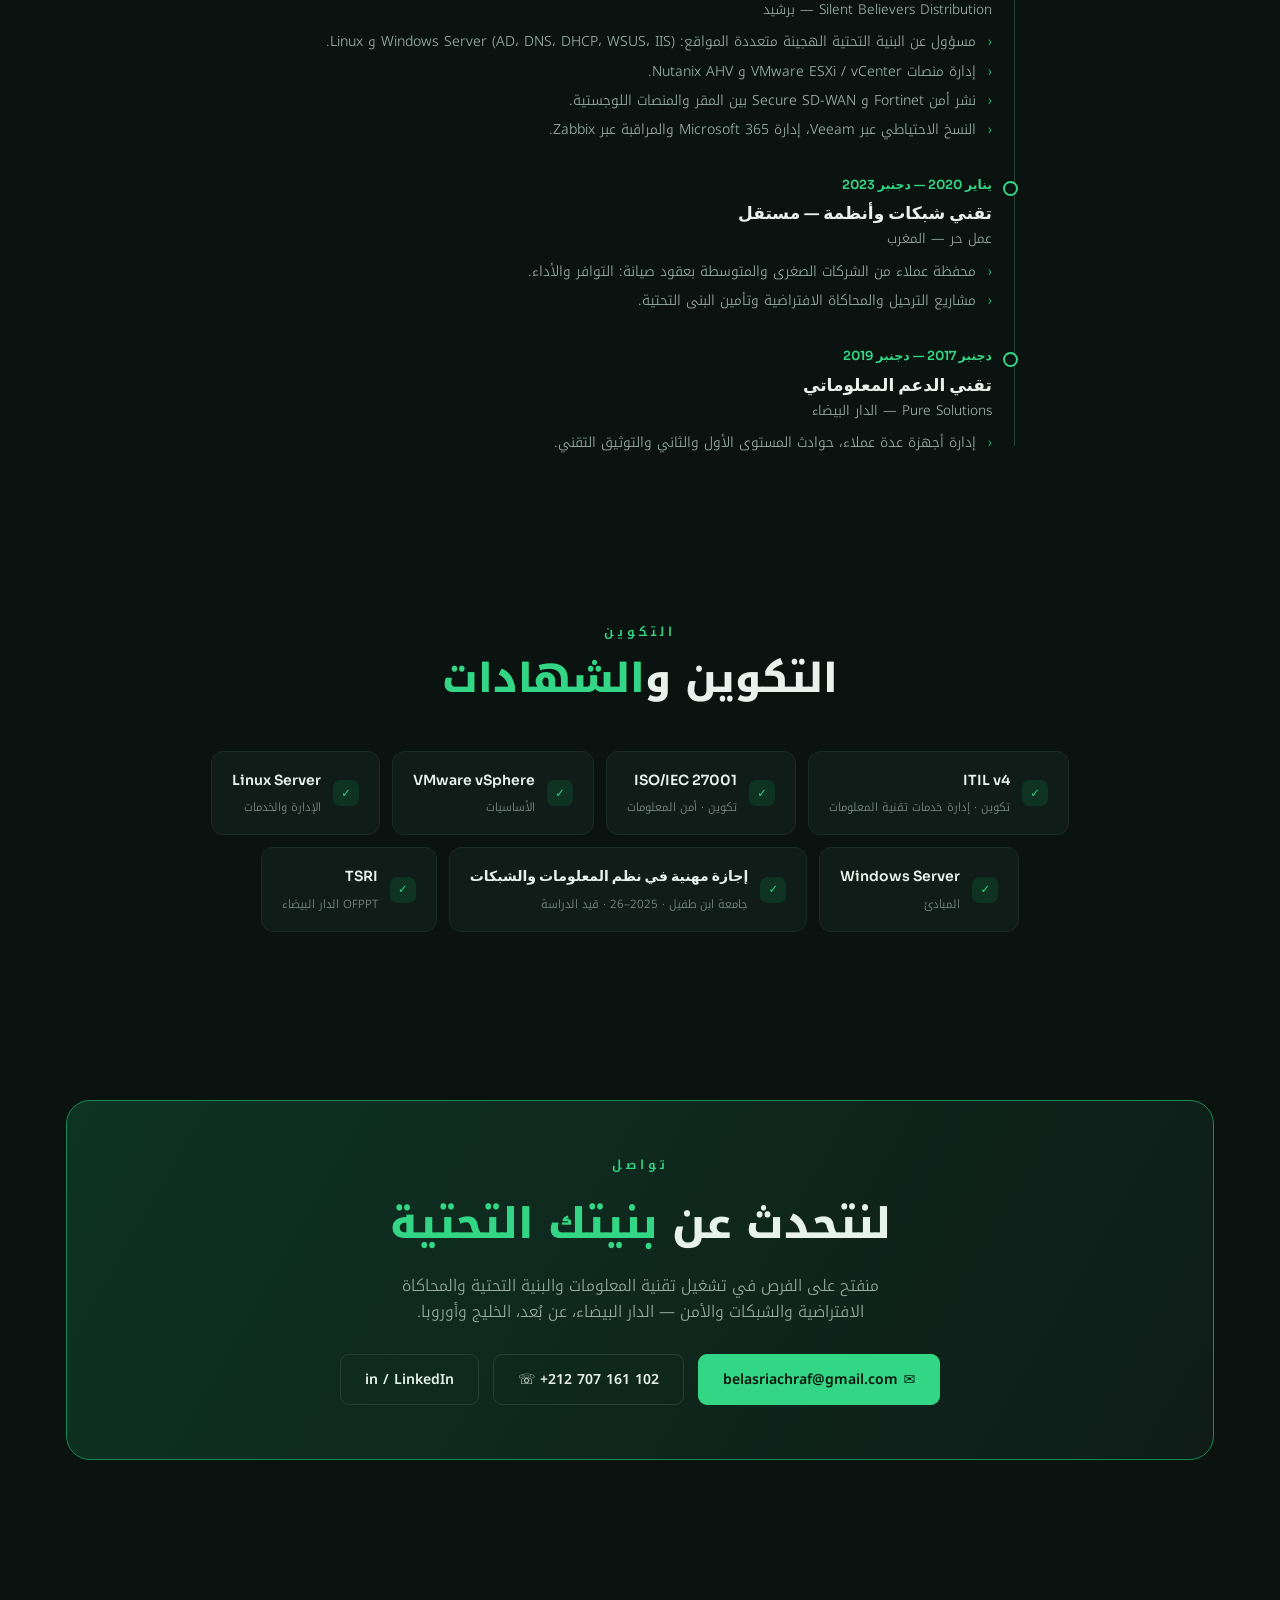
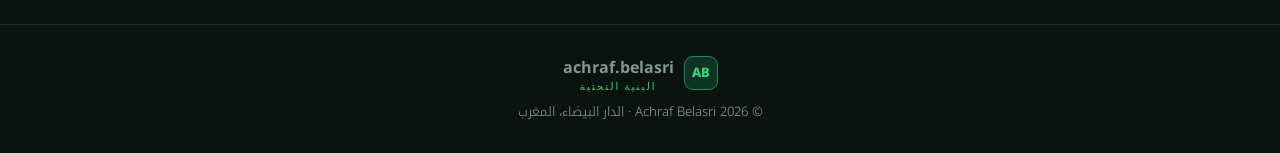
<file: ar.html>
<!DOCTYPE html>
<html lang="ar" dir="rtl">
<head>
<meta charset="UTF-8" />
<meta name="viewport" content="width=device-width, initial-scale=1.0" />
<title>أشرف بالعسري — مدير تشغيل تقنية المعلومات والبنى التحتية الهجينة</title>
<meta name="description" content="أشرف بالعسري، مدير تشغيل تقنية المعلومات في الدار البيضاء. أكثر من 8 سنوات في البنى التحتية الهجينة متعددة المواقع: المحاكاة الافتراضية (VMware، Proxmox، Nutanix)، أنظمة Windows/Linux، التوافر العالي، الأتمتة والمراقبة 24/7." />
<meta name="keywords" content="أشرف بالعسري, تقنية المعلومات, البنية التحتية, المحاكاة الافتراضية, VMware, Proxmox, Nutanix, Windows Server, Linux, التوافر العالي, المراقبة, Zabbix, Ansible, الشبكات, الأمن السيبراني, FortiGate, SD-WAN, Veeam, الدار البيضاء, ITIL v4, ISO 27001" />
<link rel="icon" href="/favicon.ico" sizes="any" />
<link rel="icon" type="image/svg+xml" href="/favicon.svg" />
<link rel="apple-touch-icon" href="/apple-touch-icon.png" />
<meta name="theme-color" content="#0a1310" />
<link rel="canonical" href="https://achraf-belasri.vercel.app/ar.html" />
<link rel="alternate" hreflang="fr" href="https://achraf-belasri.vercel.app/index.html" /><link rel="alternate" hreflang="en" href="https://achraf-belasri.vercel.app/en.html" /><link rel="alternate" hreflang="es" href="https://achraf-belasri.vercel.app/es.html" /><link rel="alternate" hreflang="ar" href="https://achraf-belasri.vercel.app/ar.html" />
<meta property="og:type" content="website" />
<meta property="og:url" content="https://achraf-belasri.vercel.app/ar.html" />
<meta property="og:locale" content="ar" />
<meta property="og:title" content="أشرف بالعسري — مدير تشغيل تقنية المعلومات والبنى التحتية الهجينة" />
<meta property="og:description" content="أكثر من 8 سنوات في البنى التحتية الهجينة: المحاكاة الافتراضية، Windows/Linux، التوافر العالي، الأتمتة والمراقبة 24/7. الدار البيضاء." />
<meta property="og:image" content="https://achraf-belasri.vercel.app/og-image.png" />
<meta property="og:image:width" content="1200" />
<meta property="og:image:height" content="630" />
<meta name="twitter:card" content="summary_large_image" />
<meta name="twitter:title" content="أشرف بالعسري — مدير تشغيل تقنية المعلومات والبنى التحتية الهجينة" />
<meta name="twitter:description" content="أكثر من 8 سنوات في البنى التحتية الهجينة: المحاكاة الافتراضية، Windows/Linux، التوافر العالي، الأتمتة والمراقبة 24/7. الدار البيضاء." />
<meta name="twitter:image" content="https://achraf-belasri.vercel.app/og-image.png" />
<link rel="preconnect" href="https://fonts.googleapis.com" />
<link rel="preconnect" href="https://fonts.gstatic.com" crossorigin />
<link href="https://fonts.googleapis.com/css2?family=Sora:wght@400;500;600;700;800&family=Manrope:wght@300;400;500;600;700&display=swap" rel="stylesheet" />
<link href="https://fonts.googleapis.com/css2?family=Noto+Kufi+Arabic:wght@400;500;600;700;800&display=swap" rel="stylesheet" />
<link rel="stylesheet" href="assets/base.css" />
<script>document.documentElement.classList.add('js');try{if(sessionStorage.getItem('portfolioIntroSeen'))document.documentElement.classList.add('intro-seen')}catch(e){}</script>
<link rel="stylesheet" href="assets/improvements.css" />
<script src="assets/improvements.js" defer></script>
<noscript><style>.reveal,.stagger>*{opacity:1!important;transform:none!important}</style></noscript>
</head>
<body>
<a class="skip-link" href="#main">الانتقال إلى المحتوى</a>

<canvas id="mesh" aria-hidden="true"></canvas>
<div class="intro" id="intro" role="status" aria-label="تهيئة الملف المهني"><div class="intro-panel"><div class="intro-brand"><span>AB</span><strong>ACHRAF.BELASRI</strong></div><div class="intro-log"><div class="intro-line" style="--intro-index:0"><span aria-hidden="true">[ OK ]</span>البنية التحتية متصلة</div><div class="intro-line" style="--intro-index:1"><span aria-hidden="true">[ OK ]</span>الأنظمة تعمل</div><div class="intro-line" style="--intro-index:2"><span aria-hidden="true">[ OK ]</span>تم تحميل الملف</div></div><div class="intro-progress" aria-hidden="true"><i></i></div></div><button class="intro-skip" type="button">تجاوز <kbd>Esc</kbd></button></div>

<nav id="nav" aria-label="التنقل الرئيسي">
  <div class="nav-in">
    <a href="#top" class="logo"><span class="mark">AB</span><span>achraf.belasri<small>البنية التحتية</small></span></a>
    <div class="nav-links">
      <a href="#top">الرئيسية</a>
      <a href="#about">نبذة</a>
      <a href="#services">المهارات</a>
      <a href="#portfolio">الأعمال</a>
      <a href="#certs">التكوين</a>
    </div>
    <div class="langs"><a href="index.html" class="" hreflang="fr">FR</a><a href="en.html" class="" hreflang="en">EN</a><a href="es.html" class="" hreflang="es">ES</a><a href="ar.html" class="on" aria-current="page" hreflang="ar">AR</a></div><details class="mobile-menu"><summary aria-label="فتح القائمة"><span aria-hidden="true">☰</span></summary><div class="mobile-panel"><a href="#top">الرئيسية</a><a href="#about">نبذة</a><a href="#portfolio">المشاريع</a><a href="#parcours">الخبرة</a><a href="#services">المهارات</a><a href="#certs">التكوين</a><a href="#contact">التواصل</a><div class="mobile-langs"><div class="langs-mobile"><a href="index.html" class="" hreflang="fr">FR</a><a href="en.html" class="" hreflang="en">EN</a><a href="es.html" class="" hreflang="es">ES</a><a href="ar.html" class="on" aria-current="page" hreflang="ar">AR</a></div></div></div></details>
    <a href="#contact" class="talk">تواصل معي</a>
  </div>
</nav>

<main id="main" tabindex="-1">
<header id="top">
  <svg class="shield-bg" viewBox="0 0 24 24" fill="none" stroke="currentColor" stroke-width="1"><path d="M12 2l8 3v6c0 5-3.5 8.5-8 11-4.5-2.5-8-6-8-11V5l8-3z"/></svg>
  <div class="wrap">
    <div class="hero">
      <div class="hero-id">
        <div class="lockbadge reveal"><svg width="22" height="22" viewBox="0 0 24 24" fill="none" stroke="currentColor" stroke-width="1.8"><rect x="4" y="10" width="16" height="11" rx="2"/><path d="M8 10V7a4 4 0 0 1 8 0v3"/></svg></div>
        <div class="eyebrow reveal">أنا</div>
        <h1 class="name reveal">أشرف<br><span class="grn glitch" data-text="بالعسري">بالعسري</span></h1>
        <p class="subrole reveal">مدير تشغيل تقنية المعلومات · البنى التحتية الهجينة والشبكات · المحاكاة الافتراضية · مراقبة 24/7</p>
        <p class="lede reveal">أكثر من 8 سنوات في تصميم وتحسين وتشغيل بنى تحتية هجينة متعددة المواقع. متخصص في المحاكاة الافتراضية وأنظمة Windows/Linux والتوافر العالي والأتمتة.</p>
        <div class="cta reveal">
          <a class="btn primary" href="cv-ar.html" target="_blank" rel="noopener">تحميل السيرة الذاتية</a>
          <a class="btn" href="#portfolio">استعرض أعمالي</a>
        </div>
      </div>

      <div class="visual reveal">
        <svg class="dotline" viewBox="0 0 150 150" fill="none" stroke="currentColor" stroke-width="2" stroke-dasharray="2 7" stroke-linecap="round"><path d="M8 142 C 8 70, 40 20, 120 14"/></svg>
        <div class="blob"></div>
        <div class="ic-badge ic-tl"><svg width="22" height="22" viewBox="0 0 24 24" fill="none" stroke="currentColor" stroke-width="1.8"><rect x="4" y="10" width="16" height="11" rx="2"/><path d="M8 10V7a4 4 0 0 1 8 0v3"/></svg></div>
        <div class="ic-badge ic-tr"><svg width="22" height="22" viewBox="0 0 24 24" fill="none" stroke="currentColor" stroke-width="1.8"><path d="M5 3l14 7-6 2-2 6-6-15z"/></svg></div>
        <div class="photo-ring"><img src="assets/portrait.jpg" alt="Achraf Belasri" /></div>
      </div>
    </div>

    <div class="stats stagger"><div class="stat"><div class="v">+8</div><div class="l">سنوات خبرة</div></div><div class="stat"><div class="v">24/7</div><div class="l">مراقبة واتفاقيات الخدمة</div></div><div class="stat"><div class="v">ITIL v4</div><div class="l">تكوين · ISO 27001</div></div><div class="stat"><div class="v">متعدد المواقع</div><div class="l">بنية هجينة</div></div></div>
  </div>
</header>

<div class="band"><div class="outline-text">البنية التحتية<span class="on"> IT</span></div></div>

<section id="about">
  <div class="wrap">
    <div class="about">
      <div class="reveal">
        <div class="tagline" style="text-align:start">نبذة</div>
        <h2>خبير ميداني في البنية التحتية لتقنية المعلومات</h2>
        <p>مقيم في الدار البيضاء، أدير <strong>بيئات هجينة معقدة</strong> (Windows Server، Linux، <strong>VMware</strong>، <strong>Proxmox</strong>، <strong>Nutanix</strong>) مع تركيز قوي على <strong>الأداء</strong> و<strong>المرونة</strong> و<strong>الأتمتة</strong>.</p>
        <p><strong>حاصل على تكوين ITIL v4 و ISO 27001</strong>، أضمن التوافر والأمان والتحسين المستمر.</p>
        <ul class="checks"><li><span class="c">✓</span> المحاكاة الافتراضية</li><li><span class="c">✓</span> التوافر العالي</li><li><span class="c">✓</span> مراقبة 24/7</li><li><span class="c">✓</span> الأتمتة / IaC</li><li><span class="c">✓</span> النسخ الاحتياطي والاستعادة</li><li><span class="c">✓</span> الشبكات والأمن</li></ul>
      </div>
      <div class="about-card reveal"><div class="inner"><div class="fact"><span class="k">الموقع</span><span class="v">الدار البيضاء، المغرب</span></div><div class="fact"><span class="k">المنصب</span><span class="v">مدير تشغيل تقنية المعلومات</span></div><div class="fact"><span class="k">الخبرة</span><span class="v">أكثر من 8 سنوات</span></div><div class="fact"><span class="k">الدراسة</span><span class="v">إجازة مهنية في نظم المعلومات والشبكات<br>جامعة ابن طفيل<br><small>قيد الدراسة · 2025–2026</small></span></div><div class="fact"><span class="k">التكوين</span><span class="v">ITIL v4 · ISO/IEC 27001</span></div><div class="fact"><span class="k">اللغات</span><span class="v">العربية · الفرنسية · الإنجليزية</span></div></div></div>
    </div>
  </div>
</section>

<section id="services">
  <div class="wrap">
    <div class="head reveal">
      <div class="tagline">المهارات</div>
      <h2>المهارات و<span class="grn">التقنيات</span></h2>
      <p>المنصات والأدوات والتجهيزات التي أديرها يومياً في بيئة الإنتاج.</p>
    </div>
    <div class="grid3 stagger"><div class="scard"><div class="sico"><svg width="26" height="26" viewBox="0 0 24 24" fill="none" stroke="currentColor" stroke-width="1.7"><rect x="3" y="4" width="18" height="6" rx="1.5"/><rect x="3" y="14" width="18" height="6" rx="1.5"/><path d="M7 7h.01M7 17h.01"/></svg></div><h3>المحاكاة الافتراضية والتوافر العالي</h3><p>إنشاء الأجهزة الافتراضية والشبكات الافتراضية والترحيل الحي دون انقطاع.</p><div class="tags"><span class="tag">VMware ESXi/vCenter</span><span class="tag">Proxmox VE</span><span class="tag">Nutanix AHV</span><span class="tag">Hyper-V</span><span class="tag">VLAN</span></div></div><div class="scard"><div class="sico"><svg width="26" height="26" viewBox="0 0 24 24" fill="none" stroke="currentColor" stroke-width="1.7"><path d="M3 3v18h18"/><path d="M7 14l3-4 3 3 4-6"/></svg></div><h3>المراقبة والأداء</h3><p>رؤية آنية، تتبع اتفاقيات مستوى الخدمة وإدارة منظمة للخدمات.</p><div class="tags"><span class="tag">Zabbix</span><span class="tag">HAProxy</span><span class="tag">GLPI</span><span class="tag">ITIL v4</span><span class="tag">SLA</span><span class="tag">N2/N3</span></div></div><div class="scard"><div class="sico"><svg width="26" height="26" viewBox="0 0 24 24" fill="none" stroke="currentColor" stroke-width="1.7"><rect x="3" y="3" width="18" height="18" rx="2"/><path d="M3 9h18M9 21V9"/></svg></div><h3>أنظمة Windows و Linux</h3><p>بنية الخوادم، دليل المستخدمين، خدمات الويب والتحصين.</p><div class="tags"><span class="tag">Windows Server 2008–2022</span><span class="tag">AD / GPO</span><span class="tag">DNS/DHCP/WSUS/IIS</span><span class="tag">Ubuntu/Debian/CentOS/RHEL</span><span class="tag">Apache/Nginx</span></div></div><div class="scard"><div class="sico"><svg width="26" height="26" viewBox="0 0 24 24" fill="none" stroke="currentColor" stroke-width="1.7"><path d="M12 2l8 3v6c0 5-3.5 8.5-8 11-4.5-2.5-8-6-8-11V5l8-3z"/><path d="M9 12l2 2 4-4"/></svg></div><h3>الشبكات والأمن</h3><p>أمن المحيط، التحكم في الوصول والربط المشفّر بين المواقع.</p><div class="tags"><span class="tag">FortiGate 100F/200F/400E</span><span class="tag">FortiSwitch / FortiAP</span><span class="tag">FortiNAC 802.1X</span><span class="tag">FortiAuthenticator</span><span class="tag">SD-WAN</span><span class="tag">VPN IPSec/SSL</span><span class="tag">WAF · IDS/IPS</span></div></div><div class="scard"><div class="sico"><svg width="26" height="26" viewBox="0 0 24 24" fill="none" stroke="currentColor" stroke-width="1.7"><ellipse cx="12" cy="6" rx="8" ry="3"/><path d="M4 6v6c0 1.7 3.6 3 8 3s8-1.3 8-3V6M4 12v6c0 1.7 3.6 3 8 3s8-1.3 8-3v-6"/></svg></div><h3>النسخ الاحتياطي واستمرارية العمل</h3><p>المرونة، النسخ بين المواقع واستعادة مُختبَرة.</p><div class="tags"><span class="tag">Veeam Backup & Replication</span><span class="tag">النسخ المتماثل</span><span class="tag">الاحتفاظ</span><span class="tag">اختبارات الاستعادة</span></div></div><div class="scard"><div class="sico"><svg width="26" height="26" viewBox="0 0 24 24" fill="none" stroke="currentColor" stroke-width="1.7"><path d="M7 18a4 4 0 0 1 0-8 5 5 0 0 1 9.6-1.4A3.5 3.5 0 0 1 18 18H7z"/></svg></div><h3>السحابة والتعاون</h3><p>البريد والتعاون وتأمين الوصول إلى الخدمات السحابية.</p><div class="tags"><span class="tag">Microsoft 365</span><span class="tag">Exchange Online</span><span class="tag">SharePoint</span><span class="tag">Microsoft Entra ID / MFA</span><span class="tag">OVHcloud</span></div></div><div class="scard wide"><div class="sico"><svg width="26" height="26" viewBox="0 0 24 24" fill="none" stroke="currentColor" stroke-width="1.7"><path d="M12 2l2.4 4.9 5.4.8-3.9 3.8.9 5.3L12 14.9 7.2 17.6l.9-5.3L4.2 8.5l5.4-.8z"/></svg></div><div><h3>الأتمتة وتنسيق الأنظمة</h3><p>تجهيز وتهيئة ونشر قابل للتكرار، موثّق ومُدار عبر Git.</p><div class="tags"><span class="tag">Proxmox VE (KVM / LXC)</span><span class="tag">Ansible</span><span class="tag">Semaphore</span><span class="tag">GitHub / GitLab</span><span class="tag">Docker / Swarm</span><span class="tag">Bash / PowerShell</span></div></div></div></div>
  </div>
</section>

<section id="portfolio">
  <div class="wrap">
    <div class="head reveal">
      <div class="tagline">الأعمال</div>
      <h2>المشاريع و<span class="grn">التنفيذ</span></h2>
      <p>مشاريع فعلية نُفّذت في بيئة الإنتاج، من النشر إلى التشغيل اليومي.</p>
    </div>
    <div class="grid2 stagger"><div class="pcard"><div class="pc-top"><span class="pc-no">01</span><span class="pc-badge">البنية التحتية</span></div><h3>المحاكاة الافتراضية الهجينة</h3><p class="ctx">إدارة وتحسين منصات المحاكاة الافتراضية. <strong>النتيجة: ترحيل حي دون انقطاع الخدمة.</strong></p><ul><li>إنشاء الأجهزة الافتراضية على VMware ESXi / vCenter و Nutanix AHV.</li><li>الشبكة الافتراضية: المبدلات الافتراضية، شبكات VLAN، التقسيم.</li><li>الترحيل الحي بين المضيفات دون توقف.</li></ul><div class="st">VMware · Nutanix AHV · Proxmox · VLAN</div></div><div class="pcard"><div class="pc-top"><span class="pc-no">02</span><span class="pc-badge">التشغيل</span></div><h3>المراقبة وإدارة الخدمات</h3><p class="ctx">مراقبة استباقية وإدارة منظمة للحوادث. <strong>النتيجة: كشف مبكر للأعطال وتتبع اتفاقيات الخدمة.</strong></p><ul><li>المراقبة عبر Zabbix: لوحات المتابعة، عتبات الإنذار، تتبع SLA.</li><li>الدعم من المستوى الثاني والثالث عبر GLPI وفق ITIL v4.</li><li>تشخيص الحوادث والتحسين المستمر.</li></ul><div class="st">Zabbix · GLPI · ITIL v4 · HAProxy</div></div><div class="pcard"><div class="pc-top"><span class="pc-no">03</span><span class="pc-badge">الأمن</span></div><h3>أمن المحيط Fortinet و SD-WAN</h3><p class="ctx">تأمين وربط بنية تحتية متعددة المواقع. <strong>النتيجة: روابط WAN مرنة وتحكم كامل في الوصول.</strong></p><ul><li>نشر وتحصين أجهزة FortiGate 400E / 200F / 100F.</li><li>التحكم في الوصول عبر FortiNAC (802.1X) و FortiAuthenticator و EMS.</li><li>Secure SD-WAN وأنفاق VPN IPSec / SSL وسياسات WAF.</li></ul><div class="st">FortiGate · FortiNAC · SD-WAN · VPN · WAF</div></div><div class="pcard"><div class="pc-top"><span class="pc-no">04</span><span class="pc-badge">المرونة</span></div><h3>النسخ الاحتياطي عبر Veeam</h3><p class="ctx">استراتيجية نسخ واستعادة على كامل البنية. <strong>النتيجة: استعادة مُختبَرة واستمرارية مضمونة.</strong></p><ul><li>مهام النسخ الاحتياطي والنسخ المتماثل بين المواقع.</li><li>سياسات الاحتفاظ وجدولة نوافذ النسخ.</li><li>المتابعة واختبارات الاستعادة الدورية.</li></ul><div class="st">Veeam · النسخ المتماثل · الاستعادة</div></div><div class="pcard"><div class="pc-top"><span class="pc-no">05</span><span class="pc-badge">الأنظمة</span></div><h3>Active Directory والحوكمة</h3><p class="ctx">أساس الدليل والأمن لبيئة Windows Server. <strong>النتيجة: إدارة مركزية للوصول وسياسات موحدة.</strong></p><ul><li>تنصيب الخوادم (AD، ADC، DNS، DHCP، WSUS، IIS، FTP).</li><li>حسابات المستخدمين، صلاحيات NTFS، سياسات المجموعة (GPO).</li><li>سياسات الأمن والتحصين.</li></ul><div class="st">Windows Server · AD · GPO · NTFS</div></div><div class="pcard"><div class="pc-top"><span class="pc-no">06</span><span class="pc-badge">السحابة</span></div><h3>Microsoft 365 والهوية</h3><p class="ctx">البريد والتعاون وتأمين الوصول السحابي. <strong>النتيجة: وصول محمي بالتحقق متعدد العوامل.</strong></p><ul><li>Exchange Online: صناديق البريد، التراخيص، SharePoint.</li><li>أمن الوصول: MFA والوصول المشروط عبر Microsoft Entra ID / Azure AD.</li><li>إدارة التراخيص والامتثال.</li></ul><div class="st">M365 · Exchange · Microsoft Entra ID · MFA</div></div></div>
  </div>
</section>

<section id="parcours">
  <div class="wrap">
    <div class="head reveal">
      <div class="tagline">المسار المهني</div>
      <h2>الخبرة <span class="grn">المهنية</span></h2>
    </div>
    <div class="tl reveal"><div class="tlitem"><div class="tldate">مارس 2026 — الآن</div><div class="tlrole">مدير تشغيل تقنية المعلومات</div><div class="tlorg">Inforisk — الدار البيضاء</div><ul><li>الحفاظ على تشغيل بنى تحتية هجينة حساسة (محلياً ومركز البيانات).</li><li>المحاكاة الافتراضية عبر Proxmox VE، المراقبة عبر Zabbix وتتبع الأداء.</li><li>التوافر العالي، النسخ الاحتياطي، الأمن والتحسين المستمر وفق ITIL v4.</li><li>أتمتة مهام التشغيل (Ansible، البرمجة النصية) والتوثيق التقني.</li></ul></div><div class="tlitem"><div class="tldate">يناير 2024 — مارس 2026</div><div class="tlrole">مدير الأنظمة والشبكات</div><div class="tlorg">Silent Believers Distribution — برشيد</div><ul><li>مسؤول عن البنية التحتية الهجينة متعددة المواقع: Windows Server (AD، DNS، DHCP، WSUS، IIS) و Linux.</li><li>إدارة منصات VMware ESXi / vCenter و Nutanix AHV.</li><li>نشر أمن Fortinet و Secure SD-WAN بين المقر والمنصات اللوجستية.</li><li>النسخ الاحتياطي عبر Veeam، إدارة Microsoft 365 والمراقبة عبر Zabbix.</li></ul></div><div class="tlitem"><div class="tldate">يناير 2020 — دجنبر 2023</div><div class="tlrole">تقني شبكات وأنظمة — مستقل</div><div class="tlorg">عمل حر — المغرب</div><ul><li>محفظة عملاء من الشركات الصغرى والمتوسطة بعقود صيانة: التوافر والأداء.</li><li>مشاريع الترحيل والمحاكاة الافتراضية وتأمين البنى التحتية.</li></ul></div><div class="tlitem"><div class="tldate">دجنبر 2017 — دجنبر 2019</div><div class="tlrole">تقني الدعم المعلوماتي</div><div class="tlorg">Pure Solutions — الدار البيضاء</div><ul><li>إدارة أجهزة عدة عملاء، حوادث المستوى الأول والثاني والتوثيق التقني.</li></ul></div></div>
  </div>
</section>

<section id="certs">
  <div class="wrap">
    <div class="head reveal">
      <div class="tagline">التكوين</div>
      <h2>التكوين و<span class="grn">الشهادات</span></h2>
    </div>
    <div class="mods stagger"><div class="mod"><span class="chk">✓</span><div><b>ITIL v4</b><br><span>تكوين · إدارة خدمات تقنية المعلومات</span></div></div><div class="mod"><span class="chk">✓</span><div><b>ISO/IEC 27001</b><br><span>تكوين · أمن المعلومات</span></div></div><div class="mod"><span class="chk">✓</span><div><b>VMware vSphere</b><br><span>الأساسيات</span></div></div><div class="mod"><span class="chk">✓</span><div><b>Linux Server</b><br><span>الإدارة والخدمات</span></div></div><div class="mod"><span class="chk">✓</span><div><b>Windows Server</b><br><span>المبادئ</span></div></div><div class="mod"><span class="chk">✓</span><div><b>إجازة مهنية في نظم المعلومات والشبكات</b><br><span>جامعة ابن طفيل · 2025–26 · قيد الدراسة</span></div></div><div class="mod"><span class="chk">✓</span><div><b>TSRI</b><br><span>OFPPT الدار البيضاء</span></div></div></div>
  </div>
</section>

<section id="contact">
  <div class="wrap">
    <div class="cta-band reveal">
      <div class="tagline">تواصل</div>
      <h2>لنتحدث عن <span class="grn">بنيتك التحتية</span></h2>
      <p>منفتح على الفرص في تشغيل تقنية المعلومات والبنية التحتية والمحاكاة الافتراضية والشبكات والأمن — الدار البيضاء، عن بُعد، الخليج وأوروبا.</p>
      <div class="cta">
        <a class="btn primary" href="mailto:belasriachraf@gmail.com">✉ belasriachraf@gmail.com</a>
        <a class="btn" href="tel:+212707161102" dir="ltr">☏ +212 707 161 102</a>
        <a class="btn" href="https://www.linkedin.com/in/achrafbelasri" target="_blank" rel="noopener">in / LinkedIn</a>
      </div>
    </div>
  </div>
</section>

</main>

<footer>
  <div class="wrap">
    <a href="#top" class="logo"><span class="mark">AB</span><span>achraf.belasri<small>البنية التحتية</small></span></a>
    <div>© <span id="year"></span> Achraf Belasri · الدار البيضاء، المغرب</div>
  </div>
</footer>

<script>
  document.getElementById('year').textContent=new Date().getFullYear();
  var nav=document.getElementById('nav');
  addEventListener('scroll',function(){ nav.classList.toggle('scrolled',scrollY>24); });
  var reduce=matchMedia('(prefers-reduced-motion: reduce)').matches;

  /* fond : réseau de noeuds */
  (function(){
    if(reduce) return;
    var c=document.getElementById('mesh'); if(!c) return;
    var x=c.getContext('2d'),W,H,pts=[];
    function size(){ W=c.width=innerWidth; H=c.height=Math.min(innerHeight,900); }
    size(); addEventListener('resize',size);
    var N=Math.min(38,Math.floor(innerWidth/42));
    for(var i=0;i<N;i++) pts.push({x:Math.random()*W,y:Math.random()*H,vx:(Math.random()-.5)*.3,vy:(Math.random()-.5)*.3});
    var meshFrame=0;
    function loop(){
      if(document.hidden){ meshFrame=0; return; }
      x.clearRect(0,0,W,H);
      for(var i=0;i<pts.length;i++){var p=pts[i];p.x+=p.vx;p.y+=p.vy;if(p.x<0||p.x>W)p.vx*=-1;if(p.y<0||p.y>H)p.vy*=-1;}
      for(var i=0;i<pts.length;i++){for(var j=i+1;j<pts.length;j++){var a=pts[i],b=pts[j],dx=a.x-b.x,dy=a.y-b.y,d=Math.sqrt(dx*dx+dy*dy);if(d<130){x.strokeStyle='rgba(51,214,132,'+(0.12*(1-d/130))+')';x.lineWidth=1;x.beginPath();x.moveTo(a.x,a.y);x.lineTo(b.x,b.y);x.stroke();}}}
      for(var i=0;i<pts.length;i++){x.fillStyle='rgba(51,214,132,.55)';x.beginPath();x.arc(pts[i].x,pts[i].y,1.4,0,6.28);x.fill();}
      meshFrame=requestAnimationFrame(loop);
    }
    function startMesh(){ if(!meshFrame&&!reduce) meshFrame=requestAnimationFrame(loop); }
    addEventListener('portfolio:start-mesh',startMesh,{once:true});
    if(document.documentElement.classList.contains('intro-seen')){
      if('requestIdleCallback' in window) requestIdleCallback(startMesh,{timeout:1500});
      else setTimeout(startMesh,350);
    }
    addEventListener('visibilitychange',function(){ if(!document.hidden&&document.documentElement.classList.contains('intro-seen')) startMesh(); });
  })();
  var io=new IntersectionObserver(function(en){ en.forEach(function(e){ if(e.isIntersecting){ e.target.classList.add('in'); io.unobserve(e.target); } }); },{threshold:.12});
  function kickReveals(){ document.querySelectorAll('.reveal,.stagger').forEach(function(el){ io.observe(el); }); }
  kickReveals();
</script>
</body>
</html>
</file>
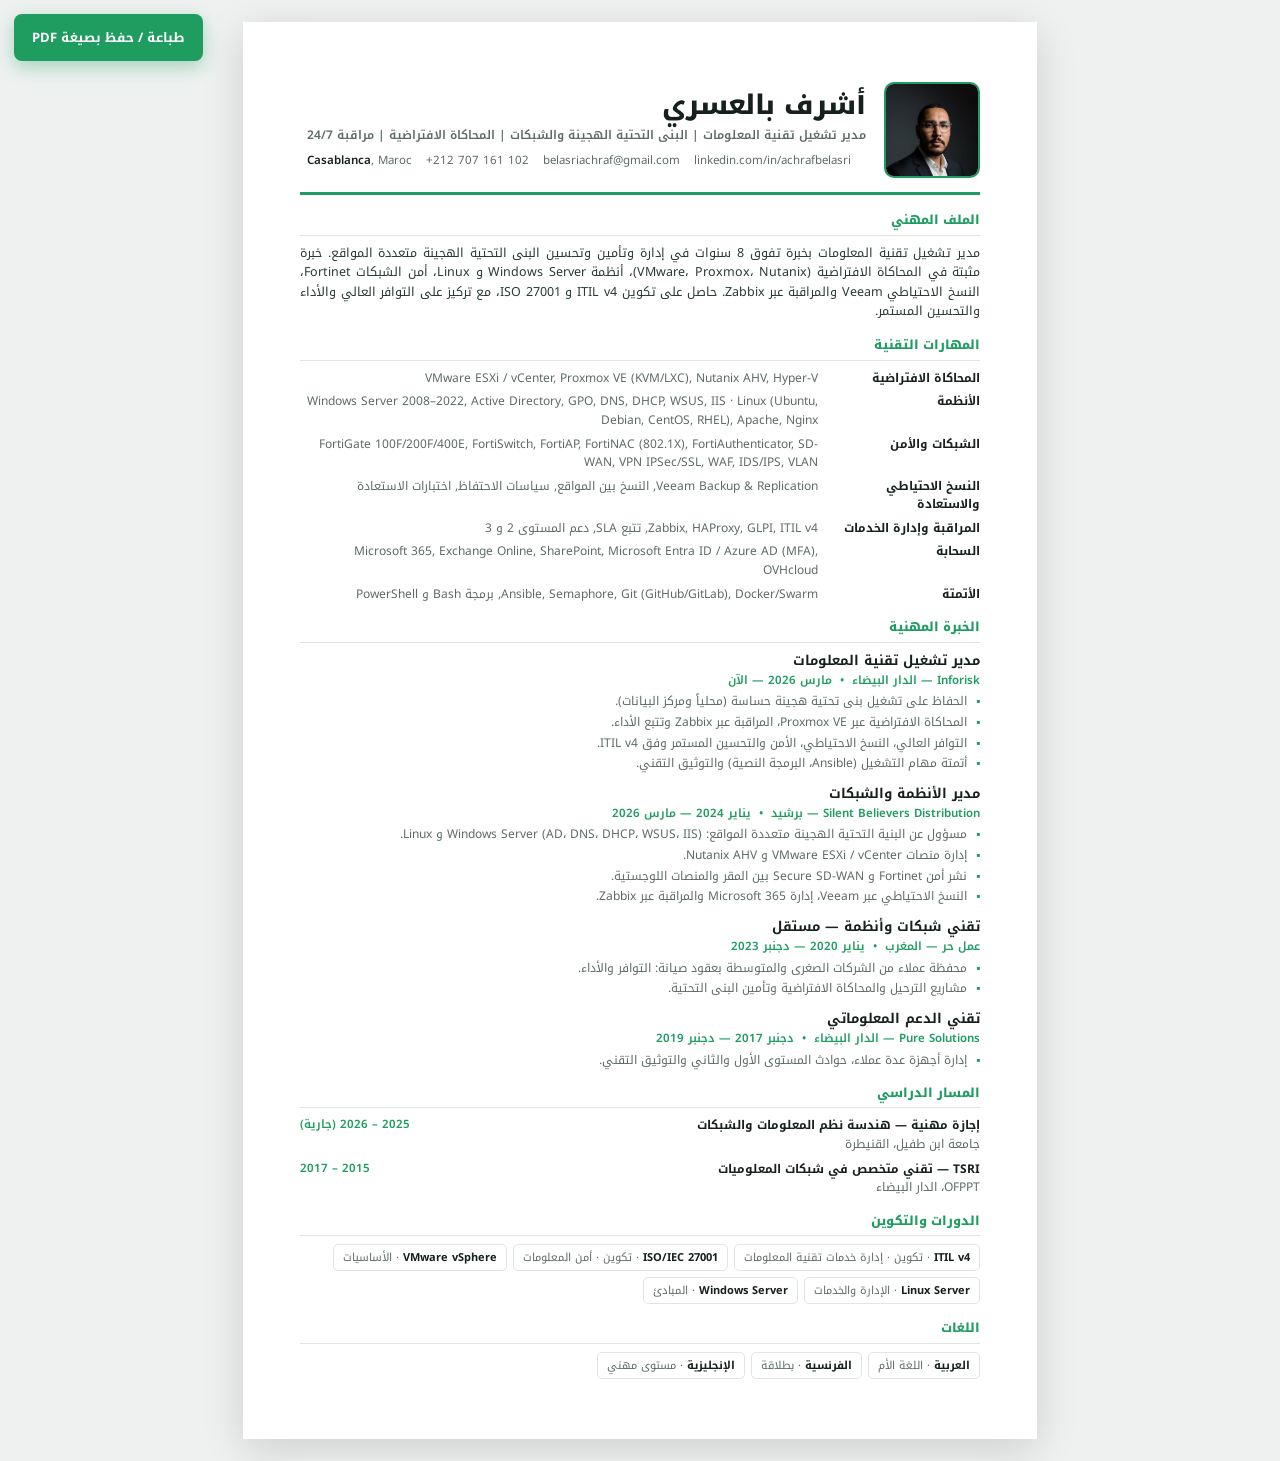
<file: cv-ar.html>
<!DOCTYPE html>
<html lang="ar" dir="rtl">
<head>
<meta charset="UTF-8" />
<meta name="viewport" content="width=device-width, initial-scale=1.0" />
<title>CV — Achraf Belasri (AR)</title>
<link rel="icon" href="/favicon.ico" sizes="any" />
<link rel="icon" type="image/svg+xml" href="/favicon.svg" />
<link rel="apple-touch-icon" href="/apple-touch-icon.png" />
<meta name="theme-color" content="#0a1310" />
<link rel="preconnect" href="https://fonts.googleapis.com" />
<link rel="preconnect" href="https://fonts.gstatic.com" crossorigin />
<link href="https://fonts.googleapis.com/css2?family=Manrope:wght@300;400;600;700;800&display=swap" rel="stylesheet" />
<link href="https://fonts.googleapis.com/css2?family=Noto+Kufi+Arabic:wght@400;600;700;800&display=swap" rel="stylesheet" />
<style>
*{margin:0;padding:0;box-sizing:border-box}
:root{--g:#1f9d61;--ink:#16211d;--mut:#5d6b66;--line:#dfe6e2;--bg:#fff}
body{background:#eef1f0;font-family:'Manrope',system-ui,sans-serif;color:var(--ink);font-size:13px;line-height:1.55;-webkit-font-smoothing:antialiased}
[dir="rtl"] body{font-family:'Noto Kufi Arabic','Manrope',sans-serif}
.sheet{background:var(--bg);width:210mm;min-height:297mm;margin:22px auto;padding:16mm 15mm;box-shadow:0 10px 40px rgba(0,0,0,.14)}
.top{display:flex;gap:18px;align-items:center;border-bottom:3px solid var(--g);padding-bottom:14px;margin-bottom:16px}
.top img{width:96px;height:96px;border-radius:10px;object-fit:cover;object-position:center top;flex:none;border:2px solid var(--g)}
h1{font-size:27px;font-weight:800;letter-spacing:-.5px;line-height:1.1}
[dir="rtl"] h1{letter-spacing:0}
.hl{color:var(--mut);font-size:12px;font-weight:600;margin-top:5px}
.ct{margin-top:7px;font-size:11.5px;color:var(--mut);display:flex;flex-wrap:wrap;gap:5px 14px}
.ct b{color:var(--ink);font-weight:600}
h2{font-size:12.5px;font-weight:800;text-transform:uppercase;letter-spacing:1.2px;color:var(--g);margin:15px 0 8px;padding-bottom:4px;border-bottom:1px solid var(--line)}
[dir="rtl"] h2{letter-spacing:0}
p.sum{font-size:12.5px;color:#2b3a34;text-align:justify}
.sk{display:grid;grid-template-columns:150px 1fr;gap:5px 12px;font-size:12px}
.sk .k{font-weight:700;color:var(--ink)}
.sk .v{color:var(--mut)}
.job{margin-bottom:11px;break-inside:avoid}
.job .r{font-size:13.5px;font-weight:700}
.job .m{font-size:11.5px;color:var(--g);font-weight:600;margin-bottom:3px}
.job ul{list-style:none;margin-top:3px}
.job li{font-size:12px;color:var(--mut);padding-inline-start:13px;position:relative;margin-bottom:2px}
.job li::before{content:"▪";position:absolute;inset-inline-start:0;color:var(--g)}
.row{display:flex;justify-content:space-between;gap:12px;font-size:12px;margin-bottom:6px}
.row .l{font-weight:700}
.row .s{color:var(--mut)}
.row .d{color:var(--g);font-weight:600;white-space:nowrap;font-size:11.5px}
.chips{display:flex;flex-wrap:wrap;gap:6px}
.chip{font-size:11px;border:1px solid var(--line);border-radius:5px;padding:4px 9px;color:var(--mut)}
.chip b{color:var(--ink)}
.pbar{position:fixed;top:14px;inset-inline-end:14px;z-index:9}
.pbtn{background:var(--g);color:#fff;border:0;border-radius:8px;padding:11px 18px;font-family:inherit;font-size:13px;font-weight:700;cursor:pointer;box-shadow:0 6px 18px rgba(31,157,97,.35)}
@media print{
  @page{size:A4;margin:0}
  body{background:#fff}
  .sheet{box-shadow:none;margin:0;width:auto;min-height:auto;padding:12mm 13mm}
  .pbar{display:none}
}
</style>
<link rel="stylesheet" href="assets/cv-improvements.css" />
</head>
<body>
<div class="pbar"><button class="pbtn" onclick="window.print()">طباعة / حفظ بصيغة PDF</button></div>
<div class="sheet">
  <div class="top">
    <img src="[data-uri]" alt="Achraf Belasri" />
    <div>
      <h1>أشرف بالعسري</h1>
      <div class="hl">مدير تشغيل تقنية المعلومات | البنى التحتية الهجينة والشبكات | المحاكاة الافتراضية | مراقبة 24/7</div>
      <div class="ct" dir="ltr" style="text-align:start">
        <span><b>Casablanca</b>, Maroc</span><span>+212 707 161 102</span>
        <span>belasriachraf@gmail.com</span><span>linkedin.com/in/achrafbelasri</span>
      </div>
    </div>
  </div>

  <h2>الملف المهني</h2>
  <p class="sum">مدير تشغيل تقنية المعلومات بخبرة تفوق 8 سنوات في إدارة وتأمين وتحسين البنى التحتية الهجينة متعددة المواقع. خبرة مثبتة في المحاكاة الافتراضية (VMware، Proxmox، Nutanix)، أنظمة Windows Server و Linux، أمن الشبكات Fortinet، النسخ الاحتياطي Veeam والمراقبة عبر Zabbix. حاصل على تكوين ITIL v4 و ISO 27001، مع تركيز على التوافر العالي والأداء والتحسين المستمر.</p>

  <h2>المهارات التقنية</h2>
  <div class="sk"><div class="k">المحاكاة الافتراضية</div><div class="v">VMware ESXi / vCenter, Proxmox VE (KVM/LXC), Nutanix AHV, Hyper-V</div><div class="k">الأنظمة</div><div class="v">Windows Server 2008–2022, Active Directory, GPO, DNS, DHCP, WSUS, IIS · Linux (Ubuntu, Debian, CentOS, RHEL), Apache, Nginx</div><div class="k">الشبكات والأمن</div><div class="v">FortiGate 100F/200F/400E, FortiSwitch, FortiAP, FortiNAC (802.1X), FortiAuthenticator, SD-WAN, VPN IPSec/SSL, WAF, IDS/IPS, VLAN</div><div class="k">النسخ الاحتياطي والاستعادة</div><div class="v">Veeam Backup & Replication, النسخ بين المواقع, سياسات الاحتفاظ, اختبارات الاستعادة</div><div class="k">المراقبة وإدارة الخدمات</div><div class="v">Zabbix, HAProxy, GLPI, ITIL v4, تتبع SLA, دعم المستوى 2 و 3</div><div class="k">السحابة</div><div class="v">Microsoft 365, Exchange Online, SharePoint, Microsoft Entra ID / Azure AD (MFA), OVHcloud</div><div class="k">الأتمتة</div><div class="v">Ansible, Semaphore, Git (GitHub/GitLab), Docker/Swarm, برمجة Bash و PowerShell</div></div>

  <h2>الخبرة المهنية</h2>
  <div class="job"><div class="r">مدير تشغيل تقنية المعلومات</div><div class="m">Inforisk — الدار البيضاء &nbsp;•&nbsp; مارس 2026 — الآن</div><ul><li>الحفاظ على تشغيل بنى تحتية هجينة حساسة (محلياً ومركز البيانات).</li><li>المحاكاة الافتراضية عبر Proxmox VE، المراقبة عبر Zabbix وتتبع الأداء.</li><li>التوافر العالي، النسخ الاحتياطي، الأمن والتحسين المستمر وفق ITIL v4.</li><li>أتمتة مهام التشغيل (Ansible، البرمجة النصية) والتوثيق التقني.</li></ul></div><div class="job"><div class="r">مدير الأنظمة والشبكات</div><div class="m">Silent Believers Distribution — برشيد &nbsp;•&nbsp; يناير 2024 — مارس 2026</div><ul><li>مسؤول عن البنية التحتية الهجينة متعددة المواقع: Windows Server (AD، DNS، DHCP، WSUS، IIS) و Linux.</li><li>إدارة منصات VMware ESXi / vCenter و Nutanix AHV.</li><li>نشر أمن Fortinet و Secure SD-WAN بين المقر والمنصات اللوجستية.</li><li>النسخ الاحتياطي عبر Veeam، إدارة Microsoft 365 والمراقبة عبر Zabbix.</li></ul></div><div class="job"><div class="r">تقني شبكات وأنظمة — مستقل</div><div class="m">عمل حر — المغرب &nbsp;•&nbsp; يناير 2020 — دجنبر 2023</div><ul><li>محفظة عملاء من الشركات الصغرى والمتوسطة بعقود صيانة: التوافر والأداء.</li><li>مشاريع الترحيل والمحاكاة الافتراضية وتأمين البنى التحتية.</li></ul></div><div class="job"><div class="r">تقني الدعم المعلوماتي</div><div class="m">Pure Solutions — الدار البيضاء &nbsp;•&nbsp; دجنبر 2017 — دجنبر 2019</div><ul><li>إدارة أجهزة عدة عملاء، حوادث المستوى الأول والثاني والتوثيق التقني.</li></ul></div>

  <h2>المسار الدراسي</h2>
  <div class="row"><div><div class="l">إجازة مهنية — هندسة نظم المعلومات والشبكات</div><div class="s">جامعة ابن طفيل، القنيطرة</div></div><div class="d">2025 – 2026 (جارية)</div></div><div class="row"><div><div class="l">TSRI — تقني متخصص في شبكات المعلوميات</div><div class="s">OFPPT، الدار البيضاء</div></div><div class="d">2015 – 2017</div></div>

  <h2>الدورات والتكوين</h2>
  <div class="chips"><span class="chip"><b>ITIL v4</b> · تكوين · إدارة خدمات تقنية المعلومات</span><span class="chip"><b>ISO/IEC 27001</b> · تكوين · أمن المعلومات</span><span class="chip"><b>VMware vSphere</b> · الأساسيات</span><span class="chip"><b>Linux Server</b> · الإدارة والخدمات</span><span class="chip"><b>Windows Server</b> · المبادئ</span></div>

  <h2>اللغات</h2>
  <div class="chips"><span class="chip"><b>العربية</b> · اللغة الأم</span><span class="chip"><b>الفرنسية</b> · بطلاقة</span><span class="chip"><b>الإنجليزية</b> · مستوى مهني</span></div>
</div>
</body>
</html>
</file>
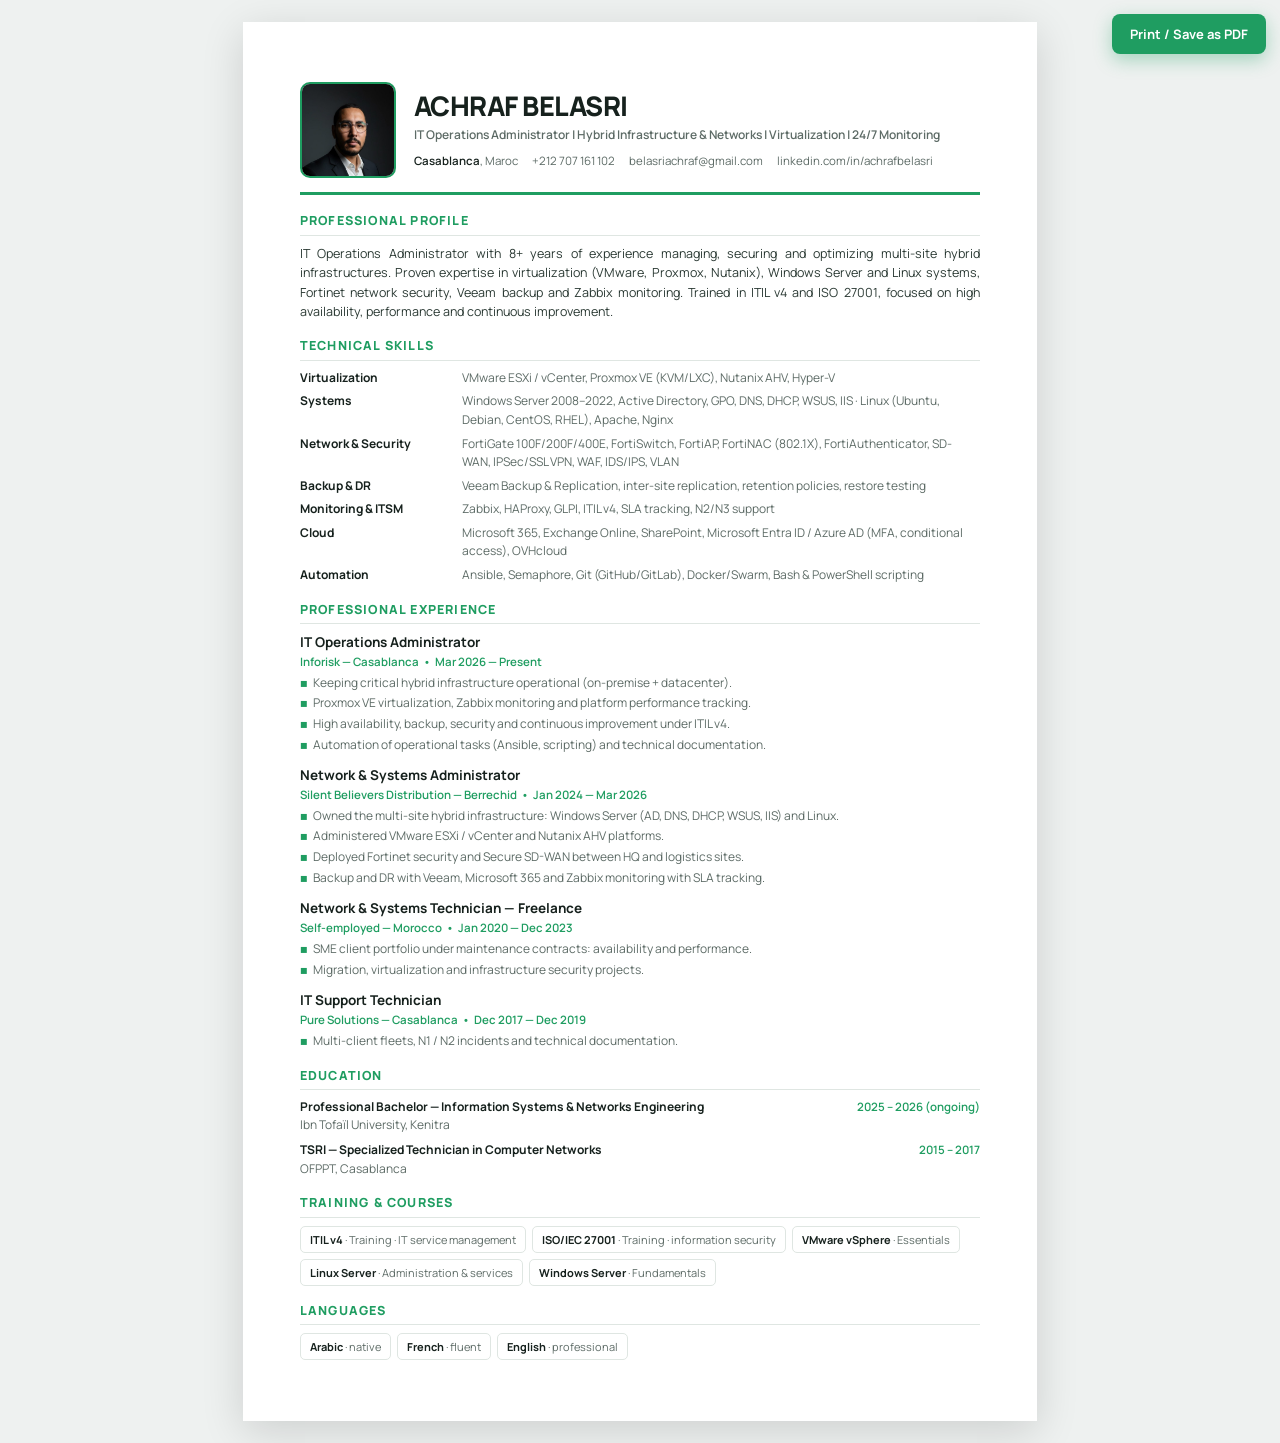
<file: cv-en.html>
<!DOCTYPE html>
<html lang="en" dir="ltr">
<head>
<meta charset="UTF-8" />
<meta name="viewport" content="width=device-width, initial-scale=1.0" />
<title>CV — Achraf Belasri (EN)</title>
<link rel="icon" href="/favicon.ico" sizes="any" />
<link rel="icon" type="image/svg+xml" href="/favicon.svg" />
<link rel="apple-touch-icon" href="/apple-touch-icon.png" />
<meta name="theme-color" content="#0a1310" />
<link rel="preconnect" href="https://fonts.googleapis.com" />
<link rel="preconnect" href="https://fonts.gstatic.com" crossorigin />
<link href="https://fonts.googleapis.com/css2?family=Manrope:wght@300;400;600;700;800&display=swap" rel="stylesheet" />

<style>
*{margin:0;padding:0;box-sizing:border-box}
:root{--g:#1f9d61;--ink:#16211d;--mut:#5d6b66;--line:#dfe6e2;--bg:#fff}
body{background:#eef1f0;font-family:'Manrope',system-ui,sans-serif;color:var(--ink);font-size:13px;line-height:1.55;-webkit-font-smoothing:antialiased}
[dir="rtl"] body{font-family:'Noto Kufi Arabic','Manrope',sans-serif}
.sheet{background:var(--bg);width:210mm;min-height:297mm;margin:22px auto;padding:16mm 15mm;box-shadow:0 10px 40px rgba(0,0,0,.14)}
.top{display:flex;gap:18px;align-items:center;border-bottom:3px solid var(--g);padding-bottom:14px;margin-bottom:16px}
.top img{width:96px;height:96px;border-radius:10px;object-fit:cover;object-position:center top;flex:none;border:2px solid var(--g)}
h1{font-size:27px;font-weight:800;letter-spacing:-.5px;line-height:1.1}
[dir="rtl"] h1{letter-spacing:0}
.hl{color:var(--mut);font-size:12px;font-weight:600;margin-top:5px}
.ct{margin-top:7px;font-size:11.5px;color:var(--mut);display:flex;flex-wrap:wrap;gap:5px 14px}
.ct b{color:var(--ink);font-weight:600}
h2{font-size:12.5px;font-weight:800;text-transform:uppercase;letter-spacing:1.2px;color:var(--g);margin:15px 0 8px;padding-bottom:4px;border-bottom:1px solid var(--line)}
[dir="rtl"] h2{letter-spacing:0}
p.sum{font-size:12.5px;color:#2b3a34;text-align:justify}
.sk{display:grid;grid-template-columns:150px 1fr;gap:5px 12px;font-size:12px}
.sk .k{font-weight:700;color:var(--ink)}
.sk .v{color:var(--mut)}
.job{margin-bottom:11px;break-inside:avoid}
.job .r{font-size:13.5px;font-weight:700}
.job .m{font-size:11.5px;color:var(--g);font-weight:600;margin-bottom:3px}
.job ul{list-style:none;margin-top:3px}
.job li{font-size:12px;color:var(--mut);padding-inline-start:13px;position:relative;margin-bottom:2px}
.job li::before{content:"▪";position:absolute;inset-inline-start:0;color:var(--g)}
.row{display:flex;justify-content:space-between;gap:12px;font-size:12px;margin-bottom:6px}
.row .l{font-weight:700}
.row .s{color:var(--mut)}
.row .d{color:var(--g);font-weight:600;white-space:nowrap;font-size:11.5px}
.chips{display:flex;flex-wrap:wrap;gap:6px}
.chip{font-size:11px;border:1px solid var(--line);border-radius:5px;padding:4px 9px;color:var(--mut)}
.chip b{color:var(--ink)}
.pbar{position:fixed;top:14px;inset-inline-end:14px;z-index:9}
.pbtn{background:var(--g);color:#fff;border:0;border-radius:8px;padding:11px 18px;font-family:inherit;font-size:13px;font-weight:700;cursor:pointer;box-shadow:0 6px 18px rgba(31,157,97,.35)}
@media print{
  @page{size:A4;margin:0}
  body{background:#fff}
  .sheet{box-shadow:none;margin:0;width:auto;min-height:auto;padding:12mm 13mm}
  .pbar{display:none}
}
</style>
<link rel="stylesheet" href="assets/cv-improvements.css" />
</head>
<body>
<div class="pbar"><button class="pbtn" onclick="window.print()">Print / Save as PDF</button></div>
<div class="sheet">
  <div class="top">
    <img src="[data-uri]" alt="Achraf Belasri" />
    <div>
      <h1>ACHRAF BELASRI</h1>
      <div class="hl">IT Operations Administrator | Hybrid Infrastructure & Networks | Virtualization | 24/7 Monitoring</div>
      <div class="ct" dir="ltr" style="text-align:start">
        <span><b>Casablanca</b>, Maroc</span><span>+212 707 161 102</span>
        <span>belasriachraf@gmail.com</span><span>linkedin.com/in/achrafbelasri</span>
      </div>
    </div>
  </div>

  <h2>Professional profile</h2>
  <p class="sum">IT Operations Administrator with 8+ years of experience managing, securing and optimizing multi-site hybrid infrastructures. Proven expertise in virtualization (VMware, Proxmox, Nutanix), Windows Server and Linux systems, Fortinet network security, Veeam backup and Zabbix monitoring. Trained in ITIL v4 and ISO 27001, focused on high availability, performance and continuous improvement.</p>

  <h2>Technical skills</h2>
  <div class="sk"><div class="k">Virtualization</div><div class="v">VMware ESXi / vCenter, Proxmox VE (KVM/LXC), Nutanix AHV, Hyper-V</div><div class="k">Systems</div><div class="v">Windows Server 2008–2022, Active Directory, GPO, DNS, DHCP, WSUS, IIS · Linux (Ubuntu, Debian, CentOS, RHEL), Apache, Nginx</div><div class="k">Network & Security</div><div class="v">FortiGate 100F/200F/400E, FortiSwitch, FortiAP, FortiNAC (802.1X), FortiAuthenticator, SD-WAN, IPSec/SSL VPN, WAF, IDS/IPS, VLAN</div><div class="k">Backup & DR</div><div class="v">Veeam Backup & Replication, inter-site replication, retention policies, restore testing</div><div class="k">Monitoring & ITSM</div><div class="v">Zabbix, HAProxy, GLPI, ITIL v4, SLA tracking, N2/N3 support</div><div class="k">Cloud</div><div class="v">Microsoft 365, Exchange Online, SharePoint, Microsoft Entra ID / Azure AD (MFA, conditional access), OVHcloud</div><div class="k">Automation</div><div class="v">Ansible, Semaphore, Git (GitHub/GitLab), Docker/Swarm, Bash & PowerShell scripting</div></div>

  <h2>Professional experience</h2>
  <div class="job"><div class="r">IT Operations Administrator</div><div class="m">Inforisk — Casablanca &nbsp;•&nbsp; Mar 2026 — Present</div><ul><li>Keeping critical hybrid infrastructure operational (on-premise + datacenter).</li><li>Proxmox VE virtualization, Zabbix monitoring and platform performance tracking.</li><li>High availability, backup, security and continuous improvement under ITIL v4.</li><li>Automation of operational tasks (Ansible, scripting) and technical documentation.</li></ul></div><div class="job"><div class="r">Network &amp; Systems Administrator</div><div class="m">Silent Believers Distribution — Berrechid &nbsp;•&nbsp; Jan 2024 — Mar 2026</div><ul><li>Owned the multi-site hybrid infrastructure: Windows Server (AD, DNS, DHCP, WSUS, IIS) and Linux.</li><li>Administered VMware ESXi / vCenter and Nutanix AHV platforms.</li><li>Deployed Fortinet security and Secure SD-WAN between HQ and logistics sites.</li><li>Backup and DR with Veeam, Microsoft 365 and Zabbix monitoring with SLA tracking.</li></ul></div><div class="job"><div class="r">Network &amp; Systems Technician — Freelance</div><div class="m">Self-employed — Morocco &nbsp;•&nbsp; Jan 2020 — Dec 2023</div><ul><li>SME client portfolio under maintenance contracts: availability and performance.</li><li>Migration, virtualization and infrastructure security projects.</li></ul></div><div class="job"><div class="r">IT Support Technician</div><div class="m">Pure Solutions — Casablanca &nbsp;•&nbsp; Dec 2017 — Dec 2019</div><ul><li>Multi-client fleets, N1 / N2 incidents and technical documentation.</li></ul></div>

  <h2>Education</h2>
  <div class="row"><div><div class="l">Professional Bachelor — Information Systems & Networks Engineering</div><div class="s">Ibn Tofaïl University, Kenitra</div></div><div class="d">2025 – 2026 (ongoing)</div></div><div class="row"><div><div class="l">TSRI — Specialized Technician in Computer Networks</div><div class="s">OFPPT, Casablanca</div></div><div class="d">2015 – 2017</div></div>

  <h2>Training & courses</h2>
  <div class="chips"><span class="chip"><b>ITIL v4</b> · Training · IT service management</span><span class="chip"><b>ISO/IEC 27001</b> · Training · information security</span><span class="chip"><b>VMware vSphere</b> · Essentials</span><span class="chip"><b>Linux Server</b> · Administration &amp; services</span><span class="chip"><b>Windows Server</b> · Fundamentals</span></div>

  <h2>Languages</h2>
  <div class="chips"><span class="chip"><b>Arabic</b> · native</span><span class="chip"><b>French</b> · fluent</span><span class="chip"><b>English</b> · professional</span></div>
</div>
</body>
</html>
</file>
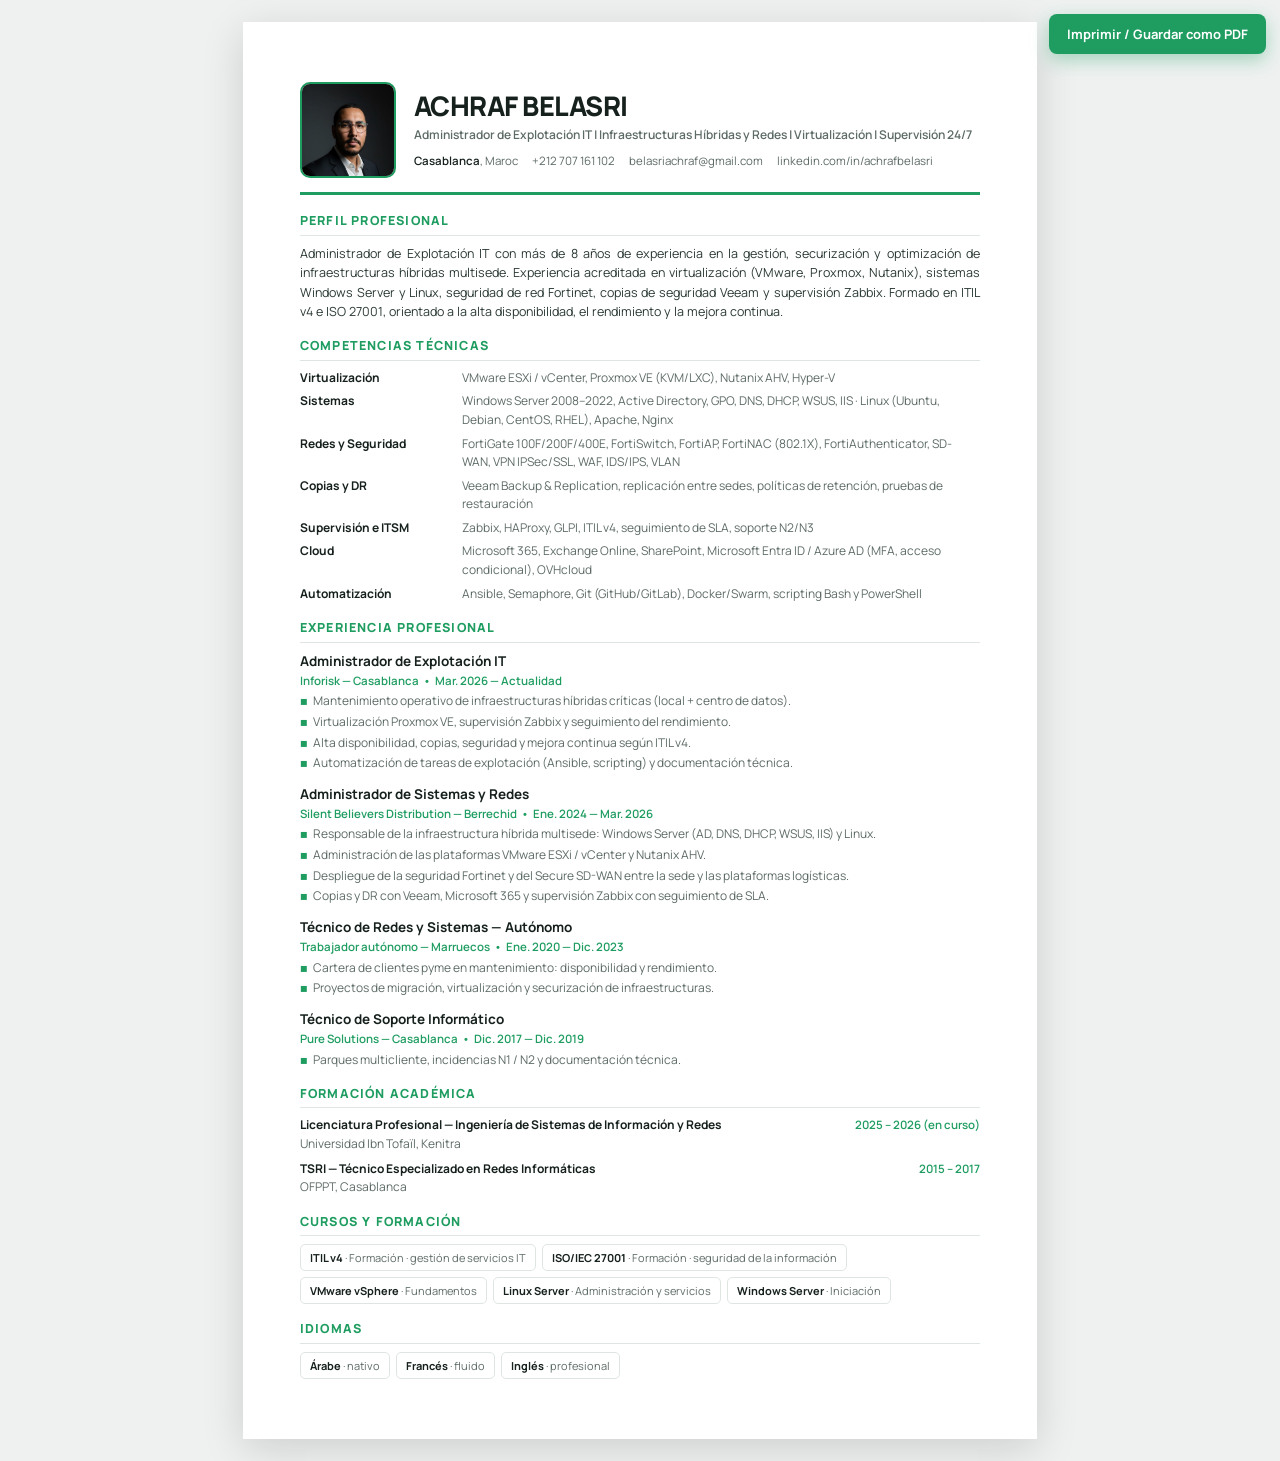
<file: cv-es.html>
<!DOCTYPE html>
<html lang="es" dir="ltr">
<head>
<meta charset="UTF-8" />
<meta name="viewport" content="width=device-width, initial-scale=1.0" />
<title>CV — Achraf Belasri (ES)</title>
<link rel="icon" href="/favicon.ico" sizes="any" />
<link rel="icon" type="image/svg+xml" href="/favicon.svg" />
<link rel="apple-touch-icon" href="/apple-touch-icon.png" />
<meta name="theme-color" content="#0a1310" />
<link rel="preconnect" href="https://fonts.googleapis.com" />
<link rel="preconnect" href="https://fonts.gstatic.com" crossorigin />
<link href="https://fonts.googleapis.com/css2?family=Manrope:wght@300;400;600;700;800&display=swap" rel="stylesheet" />

<style>
*{margin:0;padding:0;box-sizing:border-box}
:root{--g:#1f9d61;--ink:#16211d;--mut:#5d6b66;--line:#dfe6e2;--bg:#fff}
body{background:#eef1f0;font-family:'Manrope',system-ui,sans-serif;color:var(--ink);font-size:13px;line-height:1.55;-webkit-font-smoothing:antialiased}
[dir="rtl"] body{font-family:'Noto Kufi Arabic','Manrope',sans-serif}
.sheet{background:var(--bg);width:210mm;min-height:297mm;margin:22px auto;padding:16mm 15mm;box-shadow:0 10px 40px rgba(0,0,0,.14)}
.top{display:flex;gap:18px;align-items:center;border-bottom:3px solid var(--g);padding-bottom:14px;margin-bottom:16px}
.top img{width:96px;height:96px;border-radius:10px;object-fit:cover;object-position:center top;flex:none;border:2px solid var(--g)}
h1{font-size:27px;font-weight:800;letter-spacing:-.5px;line-height:1.1}
[dir="rtl"] h1{letter-spacing:0}
.hl{color:var(--mut);font-size:12px;font-weight:600;margin-top:5px}
.ct{margin-top:7px;font-size:11.5px;color:var(--mut);display:flex;flex-wrap:wrap;gap:5px 14px}
.ct b{color:var(--ink);font-weight:600}
h2{font-size:12.5px;font-weight:800;text-transform:uppercase;letter-spacing:1.2px;color:var(--g);margin:15px 0 8px;padding-bottom:4px;border-bottom:1px solid var(--line)}
[dir="rtl"] h2{letter-spacing:0}
p.sum{font-size:12.5px;color:#2b3a34;text-align:justify}
.sk{display:grid;grid-template-columns:150px 1fr;gap:5px 12px;font-size:12px}
.sk .k{font-weight:700;color:var(--ink)}
.sk .v{color:var(--mut)}
.job{margin-bottom:11px;break-inside:avoid}
.job .r{font-size:13.5px;font-weight:700}
.job .m{font-size:11.5px;color:var(--g);font-weight:600;margin-bottom:3px}
.job ul{list-style:none;margin-top:3px}
.job li{font-size:12px;color:var(--mut);padding-inline-start:13px;position:relative;margin-bottom:2px}
.job li::before{content:"▪";position:absolute;inset-inline-start:0;color:var(--g)}
.row{display:flex;justify-content:space-between;gap:12px;font-size:12px;margin-bottom:6px}
.row .l{font-weight:700}
.row .s{color:var(--mut)}
.row .d{color:var(--g);font-weight:600;white-space:nowrap;font-size:11.5px}
.chips{display:flex;flex-wrap:wrap;gap:6px}
.chip{font-size:11px;border:1px solid var(--line);border-radius:5px;padding:4px 9px;color:var(--mut)}
.chip b{color:var(--ink)}
.pbar{position:fixed;top:14px;inset-inline-end:14px;z-index:9}
.pbtn{background:var(--g);color:#fff;border:0;border-radius:8px;padding:11px 18px;font-family:inherit;font-size:13px;font-weight:700;cursor:pointer;box-shadow:0 6px 18px rgba(31,157,97,.35)}
@media print{
  @page{size:A4;margin:0}
  body{background:#fff}
  .sheet{box-shadow:none;margin:0;width:auto;min-height:auto;padding:12mm 13mm}
  .pbar{display:none}
}
</style>
<link rel="stylesheet" href="assets/cv-improvements.css" />
</head>
<body>
<div class="pbar"><button class="pbtn" onclick="window.print()">Imprimir / Guardar como PDF</button></div>
<div class="sheet">
  <div class="top">
    <img src="[data-uri]" alt="Achraf Belasri" />
    <div>
      <h1>ACHRAF BELASRI</h1>
      <div class="hl">Administrador de Explotación IT | Infraestructuras Híbridas y Redes | Virtualización | Supervisión 24/7</div>
      <div class="ct" dir="ltr" style="text-align:start">
        <span><b>Casablanca</b>, Maroc</span><span>+212 707 161 102</span>
        <span>belasriachraf@gmail.com</span><span>linkedin.com/in/achrafbelasri</span>
      </div>
    </div>
  </div>

  <h2>Perfil profesional</h2>
  <p class="sum">Administrador de Explotación IT con más de 8 años de experiencia en la gestión, securización y optimización de infraestructuras híbridas multisede. Experiencia acreditada en virtualización (VMware, Proxmox, Nutanix), sistemas Windows Server y Linux, seguridad de red Fortinet, copias de seguridad Veeam y supervisión Zabbix. Formado en ITIL v4 e ISO 27001, orientado a la alta disponibilidad, el rendimiento y la mejora continua.</p>

  <h2>Competencias técnicas</h2>
  <div class="sk"><div class="k">Virtualización</div><div class="v">VMware ESXi / vCenter, Proxmox VE (KVM/LXC), Nutanix AHV, Hyper-V</div><div class="k">Sistemas</div><div class="v">Windows Server 2008–2022, Active Directory, GPO, DNS, DHCP, WSUS, IIS · Linux (Ubuntu, Debian, CentOS, RHEL), Apache, Nginx</div><div class="k">Redes y Seguridad</div><div class="v">FortiGate 100F/200F/400E, FortiSwitch, FortiAP, FortiNAC (802.1X), FortiAuthenticator, SD-WAN, VPN IPSec/SSL, WAF, IDS/IPS, VLAN</div><div class="k">Copias y DR</div><div class="v">Veeam Backup & Replication, replicación entre sedes, políticas de retención, pruebas de restauración</div><div class="k">Supervisión e ITSM</div><div class="v">Zabbix, HAProxy, GLPI, ITIL v4, seguimiento de SLA, soporte N2/N3</div><div class="k">Cloud</div><div class="v">Microsoft 365, Exchange Online, SharePoint, Microsoft Entra ID / Azure AD (MFA, acceso condicional), OVHcloud</div><div class="k">Automatización</div><div class="v">Ansible, Semaphore, Git (GitHub/GitLab), Docker/Swarm, scripting Bash y PowerShell</div></div>

  <h2>Experiencia profesional</h2>
  <div class="job"><div class="r">Administrador de Explotación IT</div><div class="m">Inforisk — Casablanca &nbsp;•&nbsp; Mar. 2026 — Actualidad</div><ul><li>Mantenimiento operativo de infraestructuras híbridas críticas (local + centro de datos).</li><li>Virtualización Proxmox VE, supervisión Zabbix y seguimiento del rendimiento.</li><li>Alta disponibilidad, copias, seguridad y mejora continua según ITIL v4.</li><li>Automatización de tareas de explotación (Ansible, scripting) y documentación técnica.</li></ul></div><div class="job"><div class="r">Administrador de Sistemas y Redes</div><div class="m">Silent Believers Distribution — Berrechid &nbsp;•&nbsp; Ene. 2024 — Mar. 2026</div><ul><li>Responsable de la infraestructura híbrida multisede: Windows Server (AD, DNS, DHCP, WSUS, IIS) y Linux.</li><li>Administración de las plataformas VMware ESXi / vCenter y Nutanix AHV.</li><li>Despliegue de la seguridad Fortinet y del Secure SD-WAN entre la sede y las plataformas logísticas.</li><li>Copias y DR con Veeam, Microsoft 365 y supervisión Zabbix con seguimiento de SLA.</li></ul></div><div class="job"><div class="r">Técnico de Redes y Sistemas — Autónomo</div><div class="m">Trabajador autónomo — Marruecos &nbsp;•&nbsp; Ene. 2020 — Dic. 2023</div><ul><li>Cartera de clientes pyme en mantenimiento: disponibilidad y rendimiento.</li><li>Proyectos de migración, virtualización y securización de infraestructuras.</li></ul></div><div class="job"><div class="r">Técnico de Soporte Informático</div><div class="m">Pure Solutions — Casablanca &nbsp;•&nbsp; Dic. 2017 — Dic. 2019</div><ul><li>Parques multicliente, incidencias N1 / N2 y documentación técnica.</li></ul></div>

  <h2>Formación académica</h2>
  <div class="row"><div><div class="l">Licenciatura Profesional — Ingeniería de Sistemas de Información y Redes</div><div class="s">Universidad Ibn Tofaïl, Kenitra</div></div><div class="d">2025 – 2026 (en curso)</div></div><div class="row"><div><div class="l">TSRI — Técnico Especializado en Redes Informáticas</div><div class="s">OFPPT, Casablanca</div></div><div class="d">2015 – 2017</div></div>

  <h2>Cursos y formación</h2>
  <div class="chips"><span class="chip"><b>ITIL v4</b> · Formación · gestión de servicios IT</span><span class="chip"><b>ISO/IEC 27001</b> · Formación · seguridad de la información</span><span class="chip"><b>VMware vSphere</b> · Fundamentos</span><span class="chip"><b>Linux Server</b> · Administración y servicios</span><span class="chip"><b>Windows Server</b> · Iniciación</span></div>

  <h2>Idiomas</h2>
  <div class="chips"><span class="chip"><b>Árabe</b> · nativo</span><span class="chip"><b>Francés</b> · fluido</span><span class="chip"><b>Inglés</b> · profesional</span></div>
</div>
</body>
</html>
</file>
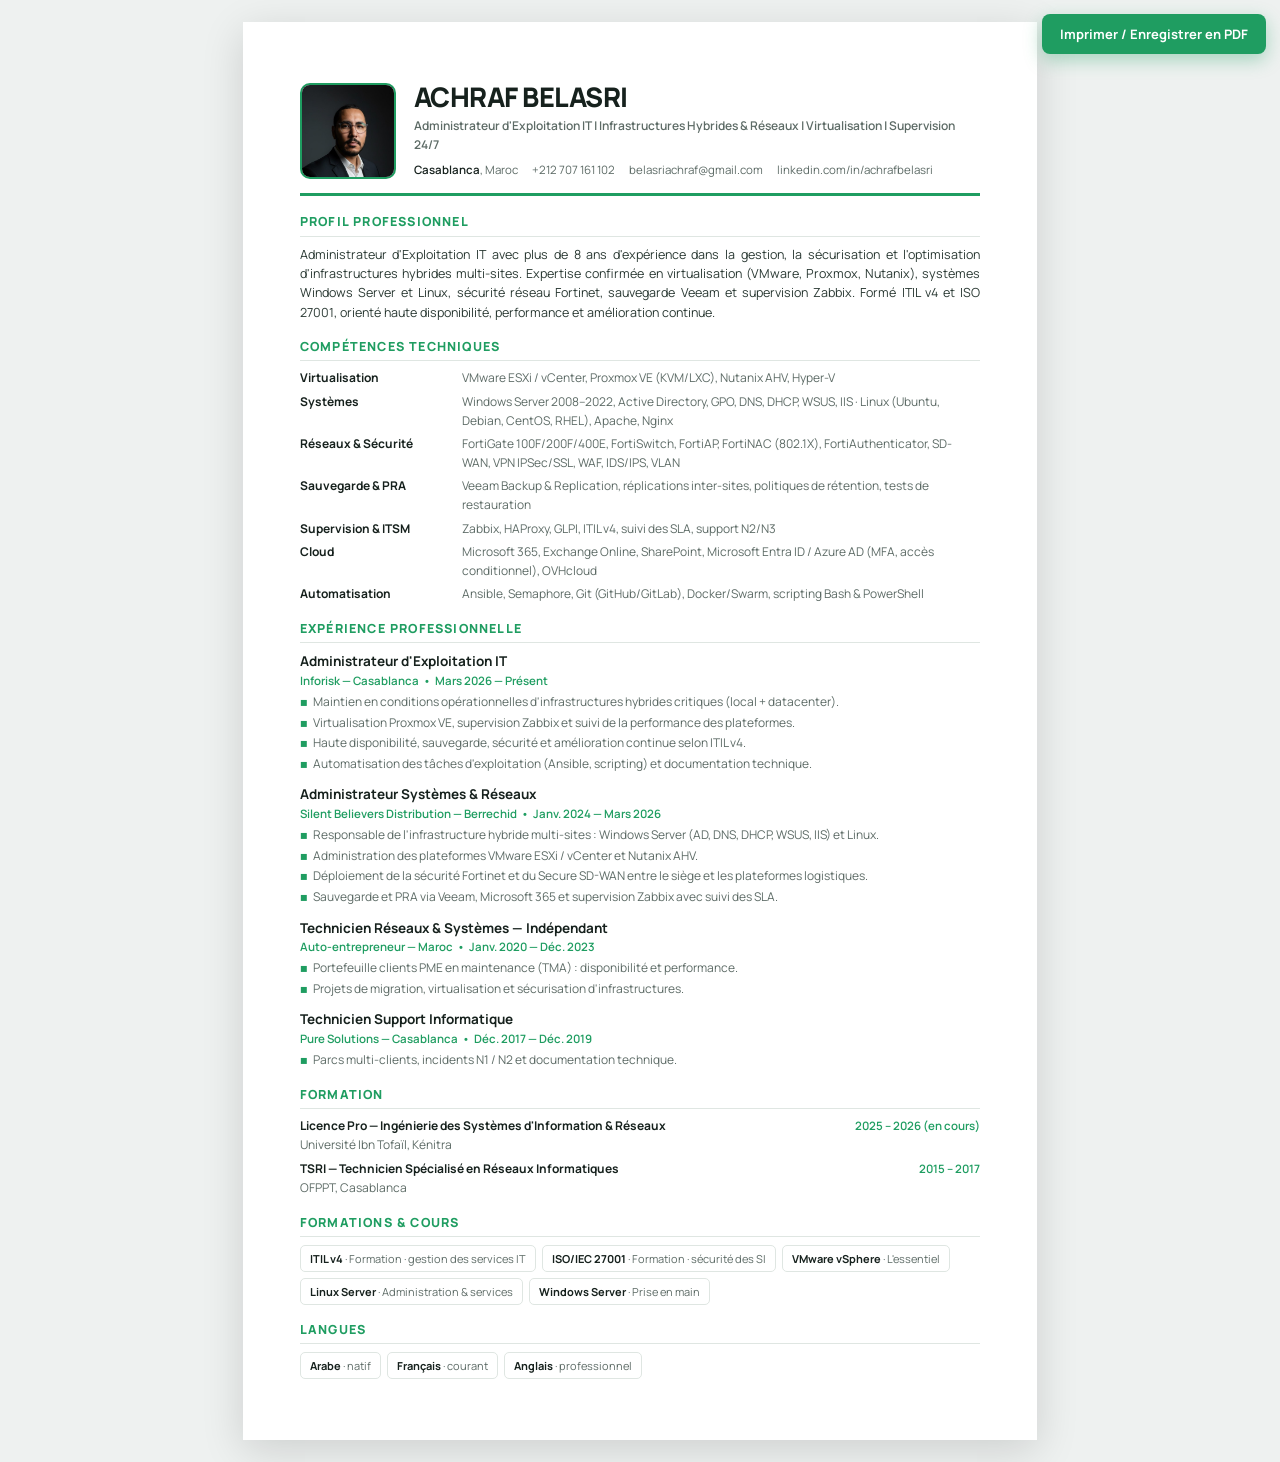
<file: cv-fr.html>
<!DOCTYPE html>
<html lang="fr" dir="ltr">
<head>
<meta charset="UTF-8" />
<meta name="viewport" content="width=device-width, initial-scale=1.0" />
<title>CV — Achraf Belasri (FR)</title>
<link rel="icon" href="/favicon.ico" sizes="any" />
<link rel="icon" type="image/svg+xml" href="/favicon.svg" />
<link rel="apple-touch-icon" href="/apple-touch-icon.png" />
<meta name="theme-color" content="#0a1310" />
<link rel="preconnect" href="https://fonts.googleapis.com" />
<link rel="preconnect" href="https://fonts.gstatic.com" crossorigin />
<link href="https://fonts.googleapis.com/css2?family=Manrope:wght@300;400;600;700;800&display=swap" rel="stylesheet" />

<style>
*{margin:0;padding:0;box-sizing:border-box}
:root{--g:#1f9d61;--ink:#16211d;--mut:#5d6b66;--line:#dfe6e2;--bg:#fff}
body{background:#eef1f0;font-family:'Manrope',system-ui,sans-serif;color:var(--ink);font-size:13px;line-height:1.55;-webkit-font-smoothing:antialiased}
[dir="rtl"] body{font-family:'Noto Kufi Arabic','Manrope',sans-serif}
.sheet{background:var(--bg);width:210mm;min-height:297mm;margin:22px auto;padding:16mm 15mm;box-shadow:0 10px 40px rgba(0,0,0,.14)}
.top{display:flex;gap:18px;align-items:center;border-bottom:3px solid var(--g);padding-bottom:14px;margin-bottom:16px}
.top img{width:96px;height:96px;border-radius:10px;object-fit:cover;object-position:center top;flex:none;border:2px solid var(--g)}
h1{font-size:27px;font-weight:800;letter-spacing:-.5px;line-height:1.1}
[dir="rtl"] h1{letter-spacing:0}
.hl{color:var(--mut);font-size:12px;font-weight:600;margin-top:5px}
.ct{margin-top:7px;font-size:11.5px;color:var(--mut);display:flex;flex-wrap:wrap;gap:5px 14px}
.ct b{color:var(--ink);font-weight:600}
h2{font-size:12.5px;font-weight:800;text-transform:uppercase;letter-spacing:1.2px;color:var(--g);margin:15px 0 8px;padding-bottom:4px;border-bottom:1px solid var(--line)}
[dir="rtl"] h2{letter-spacing:0}
p.sum{font-size:12.5px;color:#2b3a34;text-align:justify}
.sk{display:grid;grid-template-columns:150px 1fr;gap:5px 12px;font-size:12px}
.sk .k{font-weight:700;color:var(--ink)}
.sk .v{color:var(--mut)}
.job{margin-bottom:11px;break-inside:avoid}
.job .r{font-size:13.5px;font-weight:700}
.job .m{font-size:11.5px;color:var(--g);font-weight:600;margin-bottom:3px}
.job ul{list-style:none;margin-top:3px}
.job li{font-size:12px;color:var(--mut);padding-inline-start:13px;position:relative;margin-bottom:2px}
.job li::before{content:"▪";position:absolute;inset-inline-start:0;color:var(--g)}
.row{display:flex;justify-content:space-between;gap:12px;font-size:12px;margin-bottom:6px}
.row .l{font-weight:700}
.row .s{color:var(--mut)}
.row .d{color:var(--g);font-weight:600;white-space:nowrap;font-size:11.5px}
.chips{display:flex;flex-wrap:wrap;gap:6px}
.chip{font-size:11px;border:1px solid var(--line);border-radius:5px;padding:4px 9px;color:var(--mut)}
.chip b{color:var(--ink)}
.pbar{position:fixed;top:14px;inset-inline-end:14px;z-index:9}
.pbtn{background:var(--g);color:#fff;border:0;border-radius:8px;padding:11px 18px;font-family:inherit;font-size:13px;font-weight:700;cursor:pointer;box-shadow:0 6px 18px rgba(31,157,97,.35)}
@media print{
  @page{size:A4;margin:0}
  body{background:#fff}
  .sheet{box-shadow:none;margin:0;width:auto;min-height:auto;padding:12mm 13mm}
  .pbar{display:none}
}
</style>
<link rel="stylesheet" href="assets/cv-improvements.css" />
</head>
<body>
<div class="pbar"><button class="pbtn" onclick="window.print()">Imprimer / Enregistrer en PDF</button></div>
<div class="sheet">
  <div class="top">
    <img src="[data-uri]" alt="Achraf Belasri" />
    <div>
      <h1>ACHRAF BELASRI</h1>
      <div class="hl">Administrateur d'Exploitation IT | Infrastructures Hybrides & Réseaux | Virtualisation | Supervision 24/7</div>
      <div class="ct" dir="ltr" style="text-align:start">
        <span><b>Casablanca</b>, Maroc</span><span>+212 707 161 102</span>
        <span>belasriachraf@gmail.com</span><span>linkedin.com/in/achrafbelasri</span>
      </div>
    </div>
  </div>

  <h2>Profil professionnel</h2>
  <p class="sum">Administrateur d'Exploitation IT avec plus de 8 ans d'expérience dans la gestion, la sécurisation et l'optimisation d'infrastructures hybrides multi-sites. Expertise confirmée en virtualisation (VMware, Proxmox, Nutanix), systèmes Windows Server et Linux, sécurité réseau Fortinet, sauvegarde Veeam et supervision Zabbix. Formé ITIL v4 et ISO 27001, orienté haute disponibilité, performance et amélioration continue.</p>

  <h2>Compétences techniques</h2>
  <div class="sk"><div class="k">Virtualisation</div><div class="v">VMware ESXi / vCenter, Proxmox VE (KVM/LXC), Nutanix AHV, Hyper-V</div><div class="k">Systèmes</div><div class="v">Windows Server 2008–2022, Active Directory, GPO, DNS, DHCP, WSUS, IIS · Linux (Ubuntu, Debian, CentOS, RHEL), Apache, Nginx</div><div class="k">Réseaux & Sécurité</div><div class="v">FortiGate 100F/200F/400E, FortiSwitch, FortiAP, FortiNAC (802.1X), FortiAuthenticator, SD-WAN, VPN IPSec/SSL, WAF, IDS/IPS, VLAN</div><div class="k">Sauvegarde & PRA</div><div class="v">Veeam Backup & Replication, réplications inter-sites, politiques de rétention, tests de restauration</div><div class="k">Supervision & ITSM</div><div class="v">Zabbix, HAProxy, GLPI, ITIL v4, suivi des SLA, support N2/N3</div><div class="k">Cloud</div><div class="v">Microsoft 365, Exchange Online, SharePoint, Microsoft Entra ID / Azure AD (MFA, accès conditionnel), OVHcloud</div><div class="k">Automatisation</div><div class="v">Ansible, Semaphore, Git (GitHub/GitLab), Docker/Swarm, scripting Bash & PowerShell</div></div>

  <h2>Expérience professionnelle</h2>
  <div class="job"><div class="r">Administrateur d'Exploitation IT</div><div class="m">Inforisk — Casablanca &nbsp;•&nbsp; Mars 2026 — Présent</div><ul><li>Maintien en conditions opérationnelles d'infrastructures hybrides critiques (local + datacenter).</li><li>Virtualisation Proxmox VE, supervision Zabbix et suivi de la performance des plateformes.</li><li>Haute disponibilité, sauvegarde, sécurité et amélioration continue selon ITIL v4.</li><li>Automatisation des tâches d'exploitation (Ansible, scripting) et documentation technique.</li></ul></div><div class="job"><div class="r">Administrateur Systèmes &amp; Réseaux</div><div class="m">Silent Believers Distribution — Berrechid &nbsp;•&nbsp; Janv. 2024 — Mars 2026</div><ul><li>Responsable de l'infrastructure hybride multi-sites : Windows Server (AD, DNS, DHCP, WSUS, IIS) et Linux.</li><li>Administration des plateformes VMware ESXi / vCenter et Nutanix AHV.</li><li>Déploiement de la sécurité Fortinet et du Secure SD-WAN entre le siège et les plateformes logistiques.</li><li>Sauvegarde et PRA via Veeam, Microsoft 365 et supervision Zabbix avec suivi des SLA.</li></ul></div><div class="job"><div class="r">Technicien Réseaux &amp; Systèmes — Indépendant</div><div class="m">Auto-entrepreneur — Maroc &nbsp;•&nbsp; Janv. 2020 — Déc. 2023</div><ul><li>Portefeuille clients PME en maintenance (TMA) : disponibilité et performance.</li><li>Projets de migration, virtualisation et sécurisation d'infrastructures.</li></ul></div><div class="job"><div class="r">Technicien Support Informatique</div><div class="m">Pure Solutions — Casablanca &nbsp;•&nbsp; Déc. 2017 — Déc. 2019</div><ul><li>Parcs multi-clients, incidents N1 / N2 et documentation technique.</li></ul></div>

  <h2>Formation</h2>
  <div class="row"><div><div class="l">Licence Pro — Ingénierie des Systèmes d'Information & Réseaux</div><div class="s">Université Ibn Tofaïl, Kénitra</div></div><div class="d">2025 – 2026 (en cours)</div></div><div class="row"><div><div class="l">TSRI — Technicien Spécialisé en Réseaux Informatiques</div><div class="s">OFPPT, Casablanca</div></div><div class="d">2015 – 2017</div></div>

  <h2>Formations & cours</h2>
  <div class="chips"><span class="chip"><b>ITIL v4</b> · Formation · gestion des services IT</span><span class="chip"><b>ISO/IEC 27001</b> · Formation · sécurité des SI</span><span class="chip"><b>VMware vSphere</b> · L'essentiel</span><span class="chip"><b>Linux Server</b> · Administration &amp; services</span><span class="chip"><b>Windows Server</b> · Prise en main</span></div>

  <h2>Langues</h2>
  <div class="chips"><span class="chip"><b>Arabe</b> · natif</span><span class="chip"><b>Français</b> · courant</span><span class="chip"><b>Anglais</b> · professionnel</span></div>
</div>
</body>
</html>
</file>
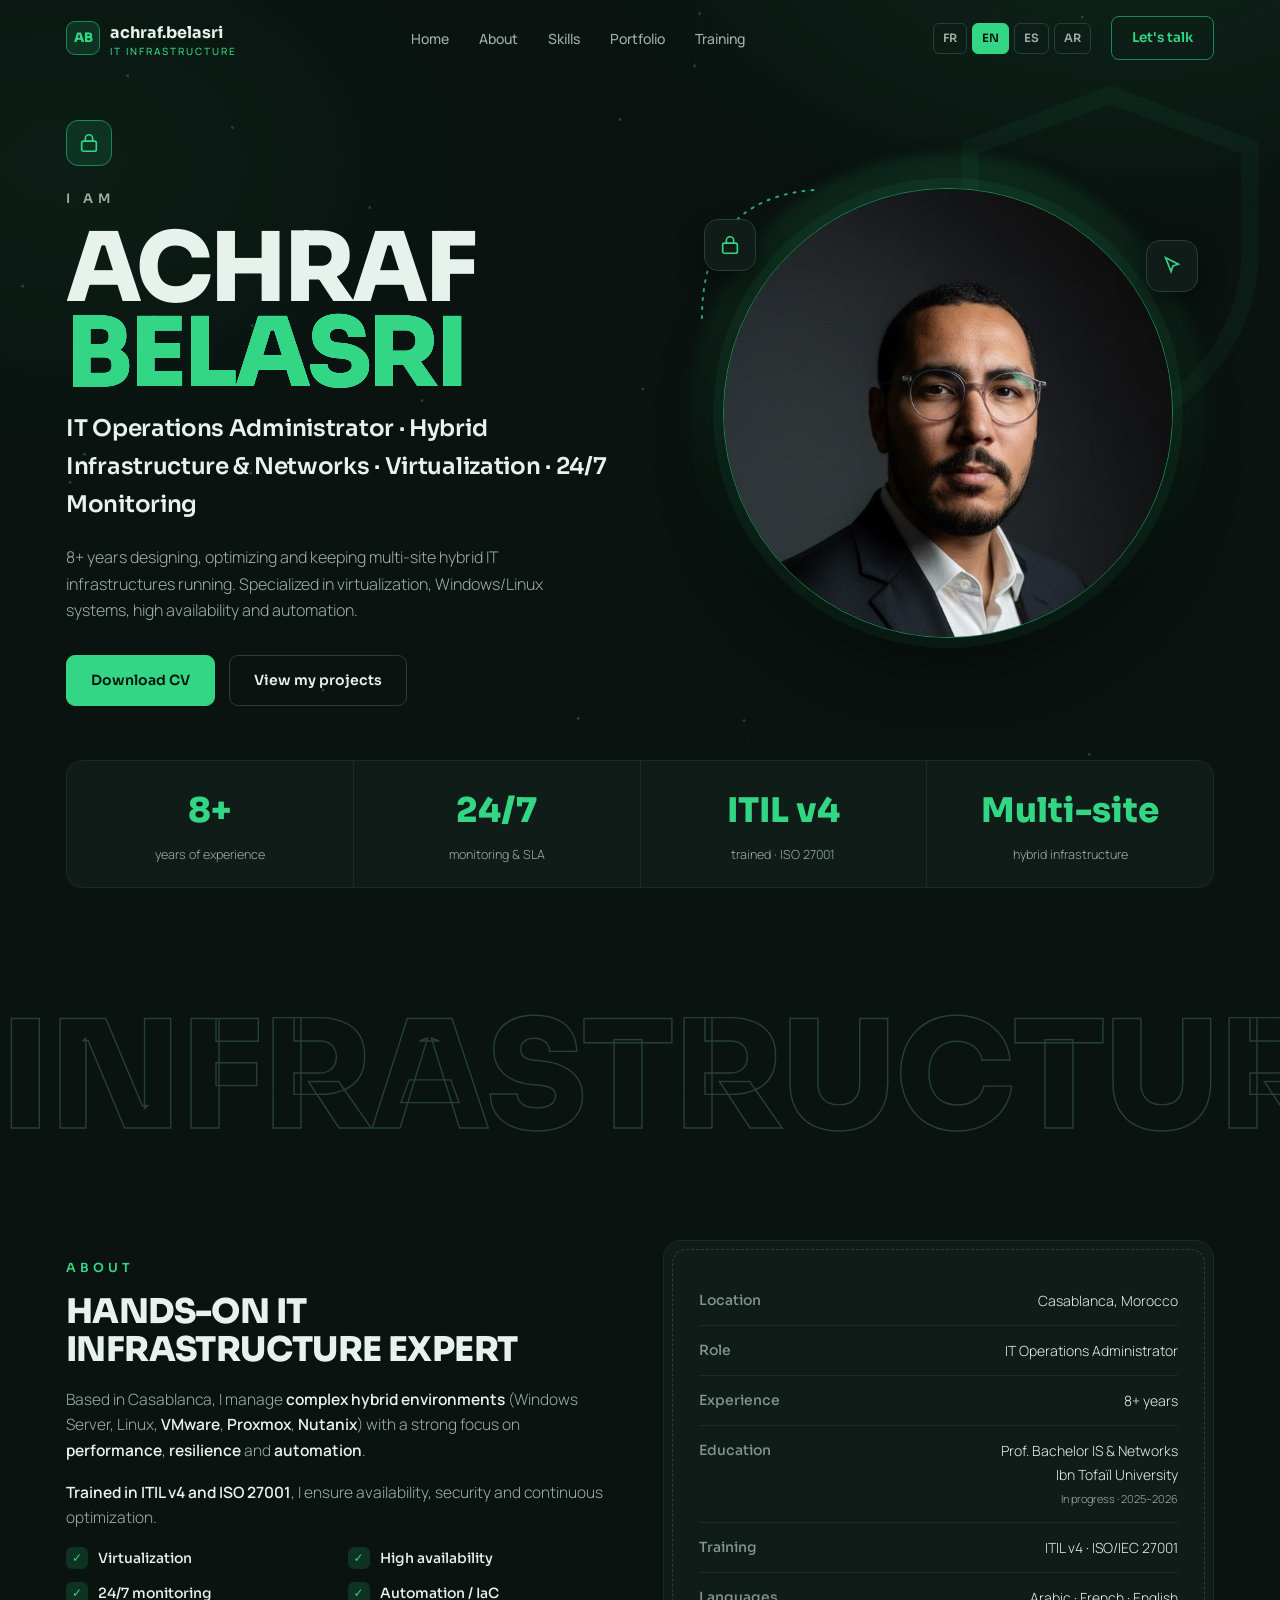
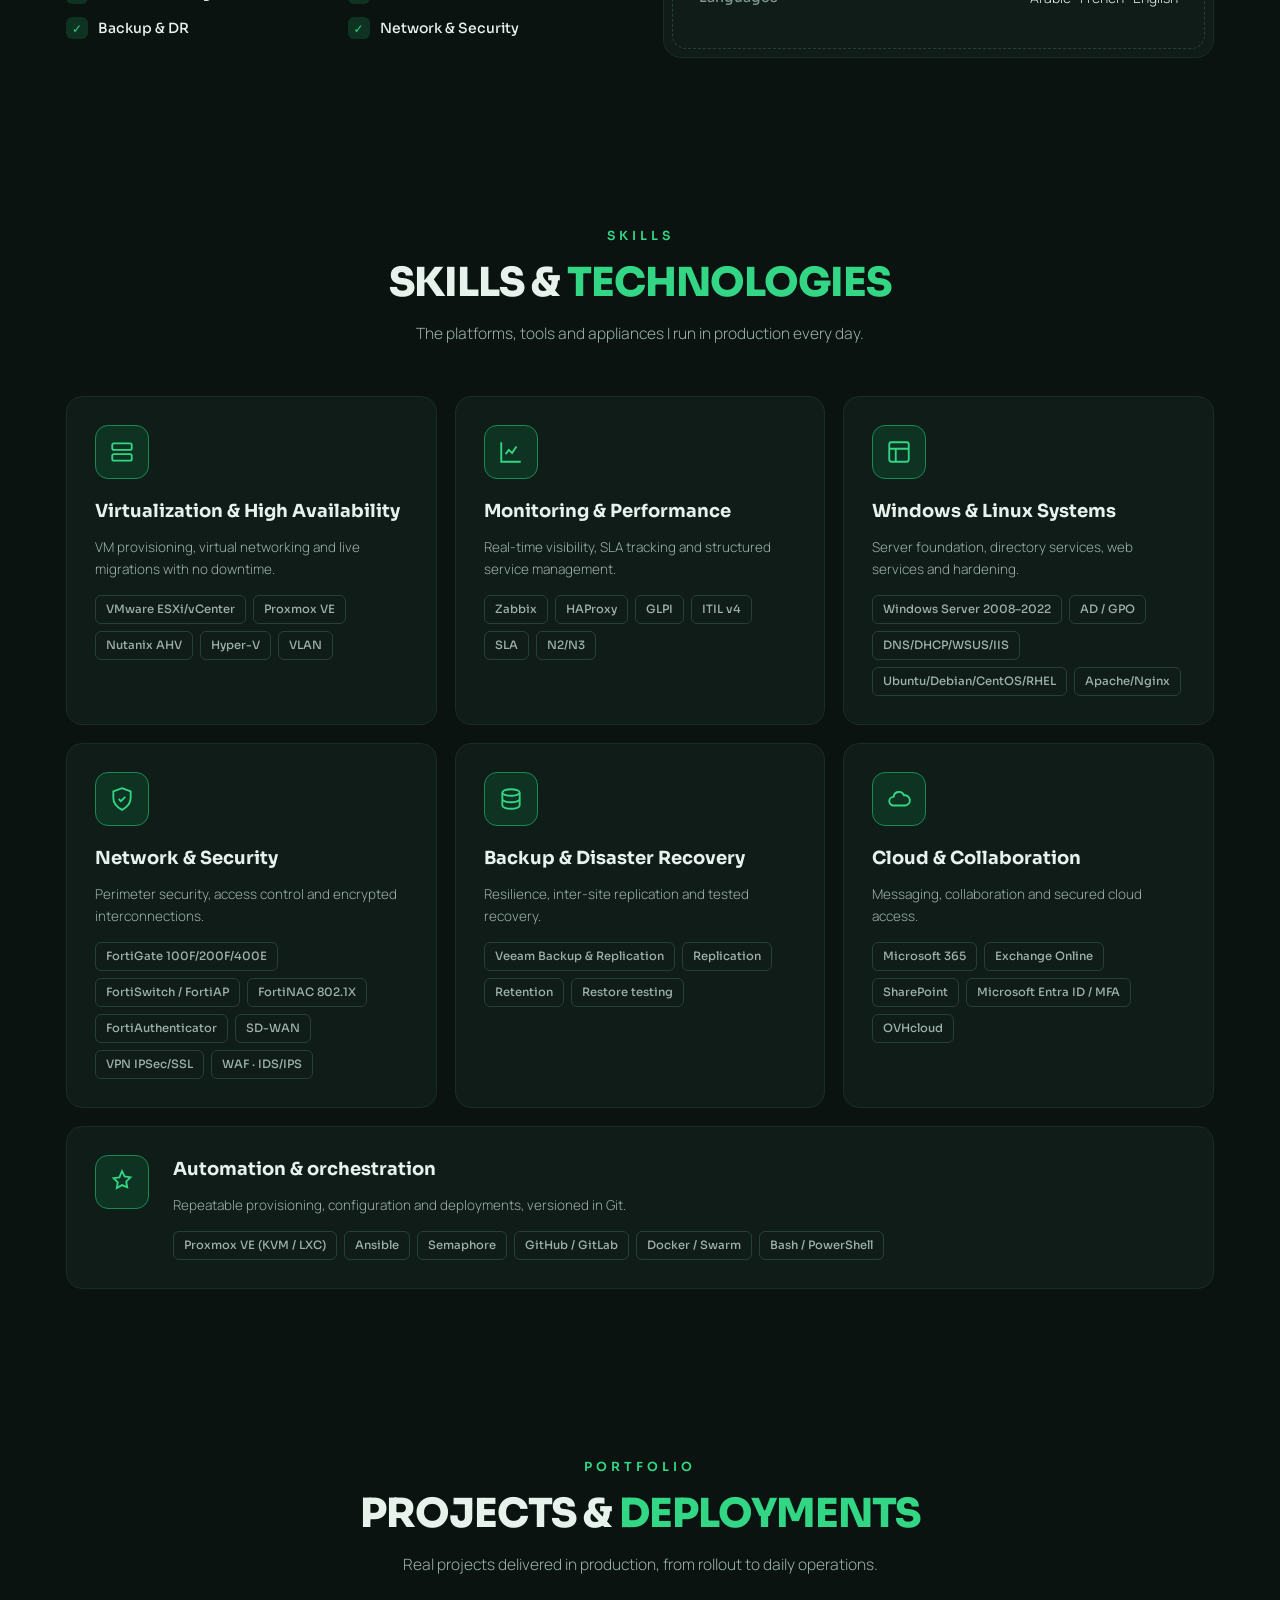
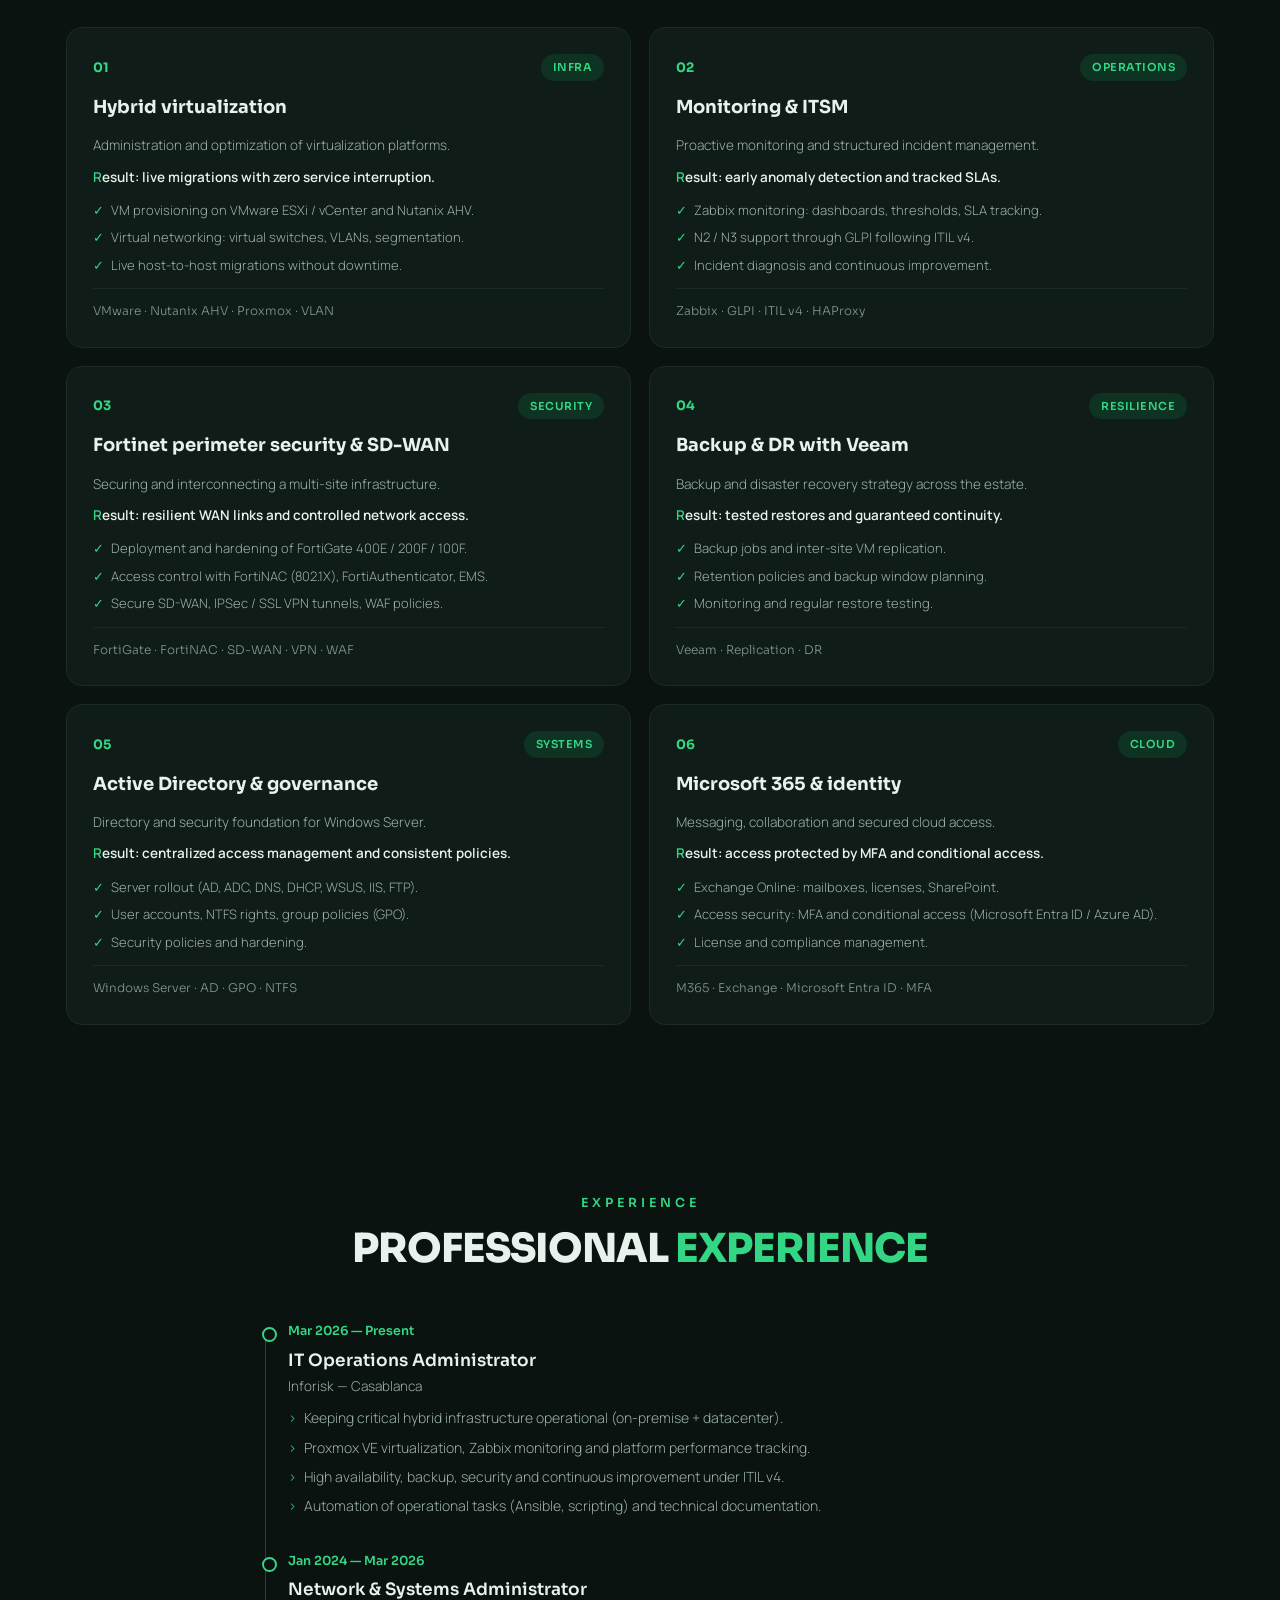
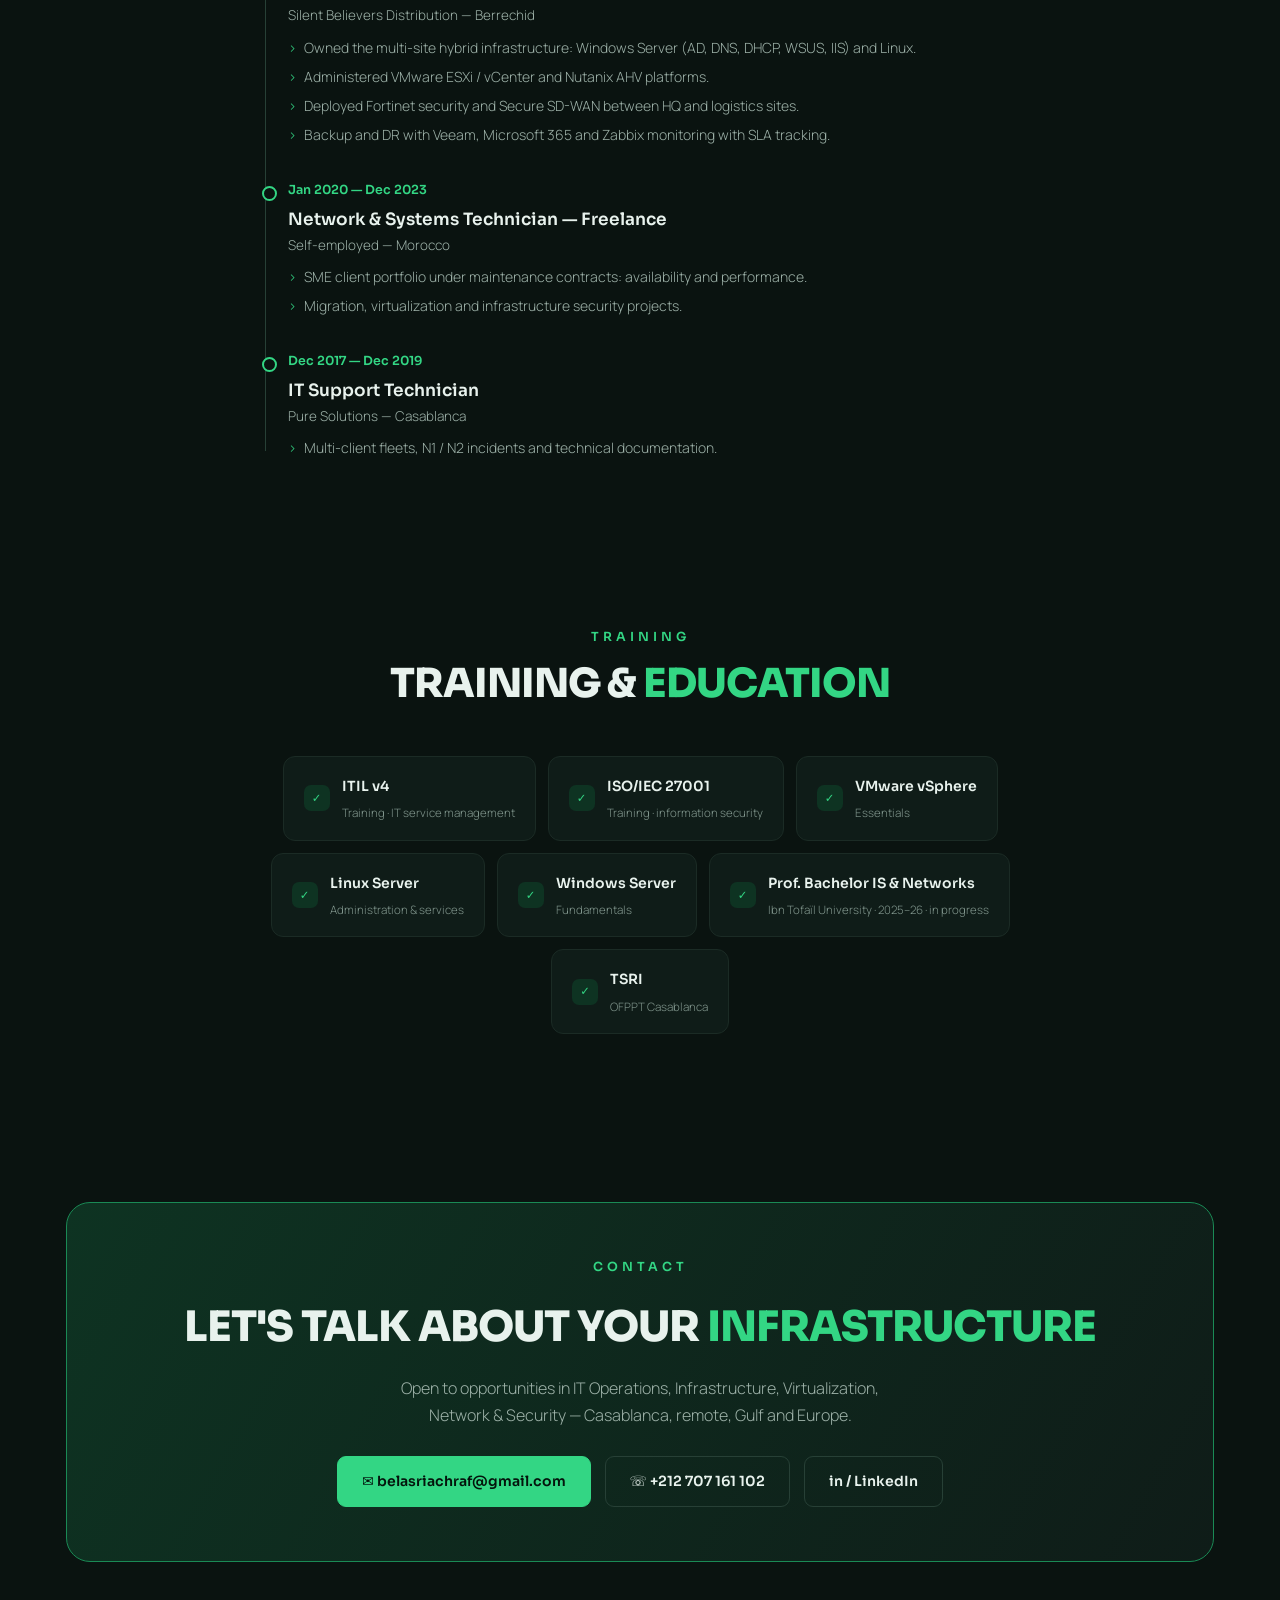
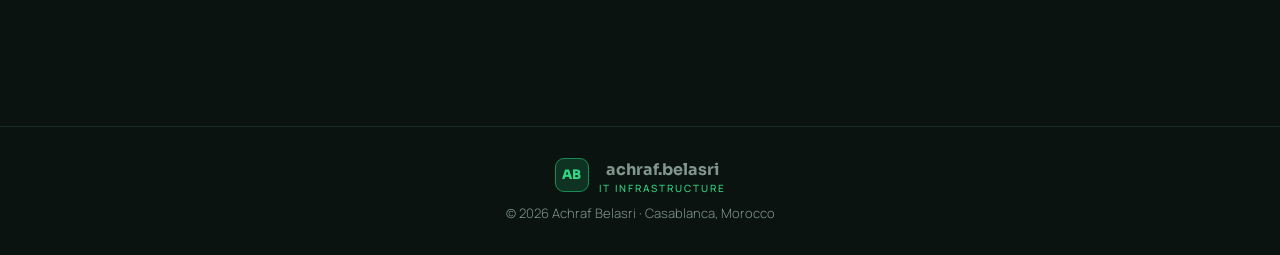
<file: en.html>
<!DOCTYPE html>
<html lang="en" dir="ltr">
<head>
<meta charset="UTF-8" />
<meta name="viewport" content="width=device-width, initial-scale=1.0" />
<title>Achraf Belasri — IT Operations Administrator & Hybrid Infrastructure</title>
<meta name="description" content="Achraf Belasri, IT Operations Administrator based in Casablanca. 8+ years in multi-site hybrid infrastructure: virtualization (VMware, Proxmox, Nutanix), Windows/Linux systems, high availability, automation and 24/7 monitoring." />
<meta name="keywords" content="Achraf Belasri, IT Operations Administrator, IT Infrastructure, Virtualization, VMware, Proxmox, Nutanix, Windows Server, Linux, High Availability, Monitoring, Zabbix, Ansible, Network, Security, FortiGate, SD-WAN, Veeam, Casablanca, ITIL v4, ISO 27001" />
<link rel="icon" href="/favicon.ico" sizes="any" />
<link rel="icon" type="image/svg+xml" href="/favicon.svg" />
<link rel="apple-touch-icon" href="/apple-touch-icon.png" />
<meta name="theme-color" content="#0a1310" />
<link rel="canonical" href="https://achraf-belasri.vercel.app/en.html" />
<link rel="alternate" hreflang="fr" href="https://achraf-belasri.vercel.app/index.html" /><link rel="alternate" hreflang="en" href="https://achraf-belasri.vercel.app/en.html" /><link rel="alternate" hreflang="es" href="https://achraf-belasri.vercel.app/es.html" /><link rel="alternate" hreflang="ar" href="https://achraf-belasri.vercel.app/ar.html" />
<meta property="og:type" content="website" />
<meta property="og:url" content="https://achraf-belasri.vercel.app/en.html" />
<meta property="og:locale" content="en" />
<meta property="og:title" content="Achraf Belasri — IT Operations Administrator & Hybrid Infrastructure" />
<meta property="og:description" content="8+ years in hybrid IT infrastructure: virtualization, Windows/Linux, high availability, automation and 24/7 monitoring. Casablanca." />
<meta property="og:image" content="https://achraf-belasri.vercel.app/og-image.png" />
<meta property="og:image:width" content="1200" />
<meta property="og:image:height" content="630" />
<meta name="twitter:card" content="summary_large_image" />
<meta name="twitter:title" content="Achraf Belasri — IT Operations Administrator & Hybrid Infrastructure" />
<meta name="twitter:description" content="8+ years in hybrid IT infrastructure: virtualization, Windows/Linux, high availability, automation and 24/7 monitoring. Casablanca." />
<meta name="twitter:image" content="https://achraf-belasri.vercel.app/og-image.png" />
<link rel="preconnect" href="https://fonts.googleapis.com" />
<link rel="preconnect" href="https://fonts.gstatic.com" crossorigin />
<link href="https://fonts.googleapis.com/css2?family=Sora:wght@400;500;600;700;800&family=Manrope:wght@300;400;500;600;700&display=swap" rel="stylesheet" />

<link rel="stylesheet" href="assets/base.css" />
<script>document.documentElement.classList.add('js');try{if(sessionStorage.getItem('portfolioIntroSeen'))document.documentElement.classList.add('intro-seen')}catch(e){}</script>
<link rel="stylesheet" href="assets/improvements.css" />
<script src="assets/improvements.js" defer></script>
<noscript><style>.reveal,.stagger>*{opacity:1!important;transform:none!important}</style></noscript>
</head>
<body>
<a class="skip-link" href="#main">Skip to content</a>

<canvas id="mesh" aria-hidden="true"></canvas>
<div class="intro" id="intro" role="status" aria-label="Portfolio initialization"><div class="intro-panel"><div class="intro-brand"><span>AB</span><strong>ACHRAF.BELASRI</strong></div><div class="intro-log"><div class="intro-line" style="--intro-index:0"><span aria-hidden="true">[ OK ]</span>INFRASTRUCTURE ONLINE</div><div class="intro-line" style="--intro-index:1"><span aria-hidden="true">[ OK ]</span>SYSTEMS OPERATIONAL</div><div class="intro-line" style="--intro-index:2"><span aria-hidden="true">[ OK ]</span>PROFILE LOADED</div></div><div class="intro-progress" aria-hidden="true"><i></i></div></div><button class="intro-skip" type="button">Skip <kbd>Esc</kbd></button></div>

<nav id="nav" aria-label="Main navigation">
  <div class="nav-in">
    <a href="#top" class="logo"><span class="mark">AB</span><span>achraf.belasri<small>IT Infrastructure</small></span></a>
    <div class="nav-links">
      <a href="#top">Home</a>
      <a href="#about">About</a>
      <a href="#services">Skills</a>
      <a href="#portfolio">Portfolio</a>
      <a href="#certs">Training</a>
    </div>
    <div class="langs"><a href="index.html" class="" hreflang="fr">FR</a><a href="en.html" class="on" aria-current="page" hreflang="en">EN</a><a href="es.html" class="" hreflang="es">ES</a><a href="ar.html" class="" hreflang="ar">AR</a></div><details class="mobile-menu"><summary aria-label="Open menu"><span aria-hidden="true">☰</span></summary><div class="mobile-panel"><a href="#top">Home</a><a href="#about">About</a><a href="#portfolio">Projects</a><a href="#parcours">Experience</a><a href="#services">Skills</a><a href="#certs">Training</a><a href="#contact">Contact</a><div class="mobile-langs"><div class="langs-mobile"><a href="index.html" class="" hreflang="fr">FR</a><a href="en.html" class="on" aria-current="page" hreflang="en">EN</a><a href="es.html" class="" hreflang="es">ES</a><a href="ar.html" class="" hreflang="ar">AR</a></div></div></div></details>
    <a href="#contact" class="talk">Let's talk</a>
  </div>
</nav>

<main id="main" tabindex="-1">
<header id="top">
  <svg class="shield-bg" viewBox="0 0 24 24" fill="none" stroke="currentColor" stroke-width="1"><path d="M12 2l8 3v6c0 5-3.5 8.5-8 11-4.5-2.5-8-6-8-11V5l8-3z"/></svg>
  <div class="wrap">
    <div class="hero">
      <div class="hero-id">
        <div class="lockbadge reveal"><svg width="22" height="22" viewBox="0 0 24 24" fill="none" stroke="currentColor" stroke-width="1.8"><rect x="4" y="10" width="16" height="11" rx="2"/><path d="M8 10V7a4 4 0 0 1 8 0v3"/></svg></div>
        <div class="eyebrow reveal">I am</div>
        <h1 class="name reveal">Achraf<br><span class="grn glitch" data-text="Belasri">Belasri</span></h1>
        <p class="subrole reveal">IT Operations Administrator · Hybrid Infrastructure &amp; Networks · Virtualization · 24/7 Monitoring</p>
        <p class="lede reveal">8+ years designing, optimizing and keeping multi-site hybrid IT infrastructures running. Specialized in virtualization, Windows/Linux systems, high availability and automation.</p>
        <div class="cta reveal">
          <a class="btn primary" href="cv-en.html" target="_blank" rel="noopener">Download CV</a>
          <a class="btn" href="#portfolio">View my projects</a>
        </div>
      </div>

      <div class="visual reveal">
        <svg class="dotline" viewBox="0 0 150 150" fill="none" stroke="currentColor" stroke-width="2" stroke-dasharray="2 7" stroke-linecap="round"><path d="M8 142 C 8 70, 40 20, 120 14"/></svg>
        <div class="blob"></div>
        <div class="ic-badge ic-tl"><svg width="22" height="22" viewBox="0 0 24 24" fill="none" stroke="currentColor" stroke-width="1.8"><rect x="4" y="10" width="16" height="11" rx="2"/><path d="M8 10V7a4 4 0 0 1 8 0v3"/></svg></div>
        <div class="ic-badge ic-tr"><svg width="22" height="22" viewBox="0 0 24 24" fill="none" stroke="currentColor" stroke-width="1.8"><path d="M5 3l14 7-6 2-2 6-6-15z"/></svg></div>
        <div class="photo-ring"><img src="assets/portrait.jpg" alt="Achraf Belasri" /></div>
      </div>
    </div>

    <div class="stats stagger"><div class="stat"><div class="v">8+</div><div class="l">years of experience</div></div><div class="stat"><div class="v">24/7</div><div class="l">monitoring &amp; SLA</div></div><div class="stat"><div class="v">ITIL v4</div><div class="l">trained · ISO 27001</div></div><div class="stat"><div class="v">Multi-site</div><div class="l">hybrid infrastructure</div></div></div>
  </div>
</header>

<div class="band"><div class="outline-text">INFRASTRUCTURE<span class="on"> IT</span></div></div>

<section id="about">
  <div class="wrap">
    <div class="about">
      <div class="reveal">
        <div class="tagline" style="text-align:start">About</div>
        <h2>Hands-on IT Infrastructure expert</h2>
        <p>Based in Casablanca, I manage <strong>complex hybrid environments</strong> (Windows Server, Linux, <strong>VMware</strong>, <strong>Proxmox</strong>, <strong>Nutanix</strong>) with a strong focus on <strong>performance</strong>, <strong>resilience</strong> and <strong>automation</strong>.</p>
        <p><strong>Trained in ITIL v4 and ISO 27001</strong>, I ensure availability, security and continuous optimization.</p>
        <ul class="checks"><li><span class="c">✓</span> Virtualization</li><li><span class="c">✓</span> High availability</li><li><span class="c">✓</span> 24/7 monitoring</li><li><span class="c">✓</span> Automation / IaC</li><li><span class="c">✓</span> Backup &amp; DR</li><li><span class="c">✓</span> Network &amp; Security</li></ul>
      </div>
      <div class="about-card reveal"><div class="inner"><div class="fact"><span class="k">Location</span><span class="v">Casablanca, Morocco</span></div><div class="fact"><span class="k">Role</span><span class="v">IT Operations Administrator</span></div><div class="fact"><span class="k">Experience</span><span class="v">8+ years</span></div><div class="fact"><span class="k">Education</span><span class="v">Prof. Bachelor IS &amp; Networks<br>Ibn Tofaïl University<br><small>In progress · 2025–2026</small></span></div><div class="fact"><span class="k">Training</span><span class="v">ITIL v4 · ISO/IEC 27001</span></div><div class="fact"><span class="k">Languages</span><span class="v">Arabic · French · English</span></div></div></div>
    </div>
  </div>
</section>

<section id="services">
  <div class="wrap">
    <div class="head reveal">
      <div class="tagline">Skills</div>
      <h2>Skills &amp; <span class="grn">technologies</span></h2>
      <p>The platforms, tools and appliances I run in production every day.</p>
    </div>
    <div class="grid3 stagger"><div class="scard"><div class="sico"><svg width="26" height="26" viewBox="0 0 24 24" fill="none" stroke="currentColor" stroke-width="1.7"><rect x="3" y="4" width="18" height="6" rx="1.5"/><rect x="3" y="14" width="18" height="6" rx="1.5"/><path d="M7 7h.01M7 17h.01"/></svg></div><h3>Virtualization &amp; High Availability</h3><p>VM provisioning, virtual networking and live migrations with no downtime.</p><div class="tags"><span class="tag">VMware ESXi/vCenter</span><span class="tag">Proxmox VE</span><span class="tag">Nutanix AHV</span><span class="tag">Hyper-V</span><span class="tag">VLAN</span></div></div><div class="scard"><div class="sico"><svg width="26" height="26" viewBox="0 0 24 24" fill="none" stroke="currentColor" stroke-width="1.7"><path d="M3 3v18h18"/><path d="M7 14l3-4 3 3 4-6"/></svg></div><h3>Monitoring &amp; Performance</h3><p>Real-time visibility, SLA tracking and structured service management.</p><div class="tags"><span class="tag">Zabbix</span><span class="tag">HAProxy</span><span class="tag">GLPI</span><span class="tag">ITIL v4</span><span class="tag">SLA</span><span class="tag">N2/N3</span></div></div><div class="scard"><div class="sico"><svg width="26" height="26" viewBox="0 0 24 24" fill="none" stroke="currentColor" stroke-width="1.7"><rect x="3" y="3" width="18" height="18" rx="2"/><path d="M3 9h18M9 21V9"/></svg></div><h3>Windows &amp; Linux Systems</h3><p>Server foundation, directory services, web services and hardening.</p><div class="tags"><span class="tag">Windows Server 2008–2022</span><span class="tag">AD / GPO</span><span class="tag">DNS/DHCP/WSUS/IIS</span><span class="tag">Ubuntu/Debian/CentOS/RHEL</span><span class="tag">Apache/Nginx</span></div></div><div class="scard"><div class="sico"><svg width="26" height="26" viewBox="0 0 24 24" fill="none" stroke="currentColor" stroke-width="1.7"><path d="M12 2l8 3v6c0 5-3.5 8.5-8 11-4.5-2.5-8-6-8-11V5l8-3z"/><path d="M9 12l2 2 4-4"/></svg></div><h3>Network &amp; Security</h3><p>Perimeter security, access control and encrypted interconnections.</p><div class="tags"><span class="tag">FortiGate 100F/200F/400E</span><span class="tag">FortiSwitch / FortiAP</span><span class="tag">FortiNAC 802.1X</span><span class="tag">FortiAuthenticator</span><span class="tag">SD-WAN</span><span class="tag">VPN IPSec/SSL</span><span class="tag">WAF · IDS/IPS</span></div></div><div class="scard"><div class="sico"><svg width="26" height="26" viewBox="0 0 24 24" fill="none" stroke="currentColor" stroke-width="1.7"><ellipse cx="12" cy="6" rx="8" ry="3"/><path d="M4 6v6c0 1.7 3.6 3 8 3s8-1.3 8-3V6M4 12v6c0 1.7 3.6 3 8 3s8-1.3 8-3v-6"/></svg></div><h3>Backup &amp; Disaster Recovery</h3><p>Resilience, inter-site replication and tested recovery.</p><div class="tags"><span class="tag">Veeam Backup & Replication</span><span class="tag">Replication</span><span class="tag">Retention</span><span class="tag">Restore testing</span></div></div><div class="scard"><div class="sico"><svg width="26" height="26" viewBox="0 0 24 24" fill="none" stroke="currentColor" stroke-width="1.7"><path d="M7 18a4 4 0 0 1 0-8 5 5 0 0 1 9.6-1.4A3.5 3.5 0 0 1 18 18H7z"/></svg></div><h3>Cloud &amp; Collaboration</h3><p>Messaging, collaboration and secured cloud access.</p><div class="tags"><span class="tag">Microsoft 365</span><span class="tag">Exchange Online</span><span class="tag">SharePoint</span><span class="tag">Microsoft Entra ID / MFA</span><span class="tag">OVHcloud</span></div></div><div class="scard wide"><div class="sico"><svg width="26" height="26" viewBox="0 0 24 24" fill="none" stroke="currentColor" stroke-width="1.7"><path d="M12 2l2.4 4.9 5.4.8-3.9 3.8.9 5.3L12 14.9 7.2 17.6l.9-5.3L4.2 8.5l5.4-.8z"/></svg></div><div><h3>Automation &amp; orchestration</h3><p>Repeatable provisioning, configuration and deployments, versioned in Git.</p><div class="tags"><span class="tag">Proxmox VE (KVM / LXC)</span><span class="tag">Ansible</span><span class="tag">Semaphore</span><span class="tag">GitHub / GitLab</span><span class="tag">Docker / Swarm</span><span class="tag">Bash / PowerShell</span></div></div></div></div>
  </div>
</section>

<section id="portfolio">
  <div class="wrap">
    <div class="head reveal">
      <div class="tagline">Portfolio</div>
      <h2>Projects &amp; <span class="grn">deployments</span></h2>
      <p>Real projects delivered in production, from rollout to daily operations.</p>
    </div>
    <div class="grid2 stagger"><div class="pcard"><div class="pc-top"><span class="pc-no">01</span><span class="pc-badge">Infra</span></div><h3>Hybrid virtualization</h3><p class="ctx">Administration and optimization of virtualization platforms. <strong>Result: live migrations with zero service interruption.</strong></p><ul><li>VM provisioning on VMware ESXi / vCenter and Nutanix AHV.</li><li>Virtual networking: virtual switches, VLANs, segmentation.</li><li>Live host-to-host migrations without downtime.</li></ul><div class="st">VMware · Nutanix AHV · Proxmox · VLAN</div></div><div class="pcard"><div class="pc-top"><span class="pc-no">02</span><span class="pc-badge">Operations</span></div><h3>Monitoring &amp; ITSM</h3><p class="ctx">Proactive monitoring and structured incident management. <strong>Result: early anomaly detection and tracked SLAs.</strong></p><ul><li>Zabbix monitoring: dashboards, thresholds, SLA tracking.</li><li>N2 / N3 support through GLPI following ITIL v4.</li><li>Incident diagnosis and continuous improvement.</li></ul><div class="st">Zabbix · GLPI · ITIL v4 · HAProxy</div></div><div class="pcard"><div class="pc-top"><span class="pc-no">03</span><span class="pc-badge">Security</span></div><h3>Fortinet perimeter security &amp; SD-WAN</h3><p class="ctx">Securing and interconnecting a multi-site infrastructure. <strong>Result: resilient WAN links and controlled network access.</strong></p><ul><li>Deployment and hardening of FortiGate 400E / 200F / 100F.</li><li>Access control with FortiNAC (802.1X), FortiAuthenticator, EMS.</li><li>Secure SD-WAN, IPSec / SSL VPN tunnels, WAF policies.</li></ul><div class="st">FortiGate · FortiNAC · SD-WAN · VPN · WAF</div></div><div class="pcard"><div class="pc-top"><span class="pc-no">04</span><span class="pc-badge">Resilience</span></div><h3>Backup &amp; DR with Veeam</h3><p class="ctx">Backup and disaster recovery strategy across the estate. <strong>Result: tested restores and guaranteed continuity.</strong></p><ul><li>Backup jobs and inter-site VM replication.</li><li>Retention policies and backup window planning.</li><li>Monitoring and regular restore testing.</li></ul><div class="st">Veeam · Replication · DR</div></div><div class="pcard"><div class="pc-top"><span class="pc-no">05</span><span class="pc-badge">Systems</span></div><h3>Active Directory &amp; governance</h3><p class="ctx">Directory and security foundation for Windows Server. <strong>Result: centralized access management and consistent policies.</strong></p><ul><li>Server rollout (AD, ADC, DNS, DHCP, WSUS, IIS, FTP).</li><li>User accounts, NTFS rights, group policies (GPO).</li><li>Security policies and hardening.</li></ul><div class="st">Windows Server · AD · GPO · NTFS</div></div><div class="pcard"><div class="pc-top"><span class="pc-no">06</span><span class="pc-badge">Cloud</span></div><h3>Microsoft 365 &amp; identity</h3><p class="ctx">Messaging, collaboration and secured cloud access. <strong>Result: access protected by MFA and conditional access.</strong></p><ul><li>Exchange Online: mailboxes, licenses, SharePoint.</li><li>Access security: MFA and conditional access (Microsoft Entra ID / Azure AD).</li><li>License and compliance management.</li></ul><div class="st">M365 · Exchange · Microsoft Entra ID · MFA</div></div></div>
  </div>
</section>

<section id="parcours">
  <div class="wrap">
    <div class="head reveal">
      <div class="tagline">Experience</div>
      <h2>Professional <span class="grn">experience</span></h2>
    </div>
    <div class="tl reveal"><div class="tlitem"><div class="tldate">Mar 2026 — Present</div><div class="tlrole">IT Operations Administrator</div><div class="tlorg">Inforisk — Casablanca</div><ul><li>Keeping critical hybrid infrastructure operational (on-premise + datacenter).</li><li>Proxmox VE virtualization, Zabbix monitoring and platform performance tracking.</li><li>High availability, backup, security and continuous improvement under ITIL v4.</li><li>Automation of operational tasks (Ansible, scripting) and technical documentation.</li></ul></div><div class="tlitem"><div class="tldate">Jan 2024 — Mar 2026</div><div class="tlrole">Network &amp; Systems Administrator</div><div class="tlorg">Silent Believers Distribution — Berrechid</div><ul><li>Owned the multi-site hybrid infrastructure: Windows Server (AD, DNS, DHCP, WSUS, IIS) and Linux.</li><li>Administered VMware ESXi / vCenter and Nutanix AHV platforms.</li><li>Deployed Fortinet security and Secure SD-WAN between HQ and logistics sites.</li><li>Backup and DR with Veeam, Microsoft 365 and Zabbix monitoring with SLA tracking.</li></ul></div><div class="tlitem"><div class="tldate">Jan 2020 — Dec 2023</div><div class="tlrole">Network &amp; Systems Technician — Freelance</div><div class="tlorg">Self-employed — Morocco</div><ul><li>SME client portfolio under maintenance contracts: availability and performance.</li><li>Migration, virtualization and infrastructure security projects.</li></ul></div><div class="tlitem"><div class="tldate">Dec 2017 — Dec 2019</div><div class="tlrole">IT Support Technician</div><div class="tlorg">Pure Solutions — Casablanca</div><ul><li>Multi-client fleets, N1 / N2 incidents and technical documentation.</li></ul></div></div>
  </div>
</section>

<section id="certs">
  <div class="wrap">
    <div class="head reveal">
      <div class="tagline">Training</div>
      <h2>Training &amp; <span class="grn">education</span></h2>
    </div>
    <div class="mods stagger"><div class="mod"><span class="chk">✓</span><div><b>ITIL v4</b><br><span>Training · IT service management</span></div></div><div class="mod"><span class="chk">✓</span><div><b>ISO/IEC 27001</b><br><span>Training · information security</span></div></div><div class="mod"><span class="chk">✓</span><div><b>VMware vSphere</b><br><span>Essentials</span></div></div><div class="mod"><span class="chk">✓</span><div><b>Linux Server</b><br><span>Administration &amp; services</span></div></div><div class="mod"><span class="chk">✓</span><div><b>Windows Server</b><br><span>Fundamentals</span></div></div><div class="mod"><span class="chk">✓</span><div><b>Prof. Bachelor IS &amp; Networks</b><br><span>Ibn Tofaïl University · 2025–26 · in progress</span></div></div><div class="mod"><span class="chk">✓</span><div><b>TSRI</b><br><span>OFPPT Casablanca</span></div></div></div>
  </div>
</section>

<section id="contact">
  <div class="wrap">
    <div class="cta-band reveal">
      <div class="tagline">Contact</div>
      <h2>Let's talk about your <span class="grn">infrastructure</span></h2>
      <p>Open to opportunities in IT Operations, Infrastructure, Virtualization, Network &amp; Security — Casablanca, remote, Gulf and Europe.</p>
      <div class="cta">
        <a class="btn primary" href="mailto:belasriachraf@gmail.com">✉ belasriachraf@gmail.com</a>
        <a class="btn" href="tel:+212707161102" dir="ltr">☏ +212 707 161 102</a>
        <a class="btn" href="https://www.linkedin.com/in/achrafbelasri" target="_blank" rel="noopener">in / LinkedIn</a>
      </div>
    </div>
  </div>
</section>

</main>

<footer>
  <div class="wrap">
    <a href="#top" class="logo"><span class="mark">AB</span><span>achraf.belasri<small>IT Infrastructure</small></span></a>
    <div>© <span id="year"></span> Achraf Belasri · Casablanca, Morocco</div>
  </div>
</footer>

<script>
  document.getElementById('year').textContent=new Date().getFullYear();
  var nav=document.getElementById('nav');
  addEventListener('scroll',function(){ nav.classList.toggle('scrolled',scrollY>24); });
  var reduce=matchMedia('(prefers-reduced-motion: reduce)').matches;

  /* fond : réseau de noeuds */
  (function(){
    if(reduce) return;
    var c=document.getElementById('mesh'); if(!c) return;
    var x=c.getContext('2d'),W,H,pts=[];
    function size(){ W=c.width=innerWidth; H=c.height=Math.min(innerHeight,900); }
    size(); addEventListener('resize',size);
    var N=Math.min(38,Math.floor(innerWidth/42));
    for(var i=0;i<N;i++) pts.push({x:Math.random()*W,y:Math.random()*H,vx:(Math.random()-.5)*.3,vy:(Math.random()-.5)*.3});
    var meshFrame=0;
    function loop(){
      if(document.hidden){ meshFrame=0; return; }
      x.clearRect(0,0,W,H);
      for(var i=0;i<pts.length;i++){var p=pts[i];p.x+=p.vx;p.y+=p.vy;if(p.x<0||p.x>W)p.vx*=-1;if(p.y<0||p.y>H)p.vy*=-1;}
      for(var i=0;i<pts.length;i++){for(var j=i+1;j<pts.length;j++){var a=pts[i],b=pts[j],dx=a.x-b.x,dy=a.y-b.y,d=Math.sqrt(dx*dx+dy*dy);if(d<130){x.strokeStyle='rgba(51,214,132,'+(0.12*(1-d/130))+')';x.lineWidth=1;x.beginPath();x.moveTo(a.x,a.y);x.lineTo(b.x,b.y);x.stroke();}}}
      for(var i=0;i<pts.length;i++){x.fillStyle='rgba(51,214,132,.55)';x.beginPath();x.arc(pts[i].x,pts[i].y,1.4,0,6.28);x.fill();}
      meshFrame=requestAnimationFrame(loop);
    }
    function startMesh(){ if(!meshFrame&&!reduce) meshFrame=requestAnimationFrame(loop); }
    addEventListener('portfolio:start-mesh',startMesh,{once:true});
    if(document.documentElement.classList.contains('intro-seen')){
      if('requestIdleCallback' in window) requestIdleCallback(startMesh,{timeout:1500});
      else setTimeout(startMesh,350);
    }
    addEventListener('visibilitychange',function(){ if(!document.hidden&&document.documentElement.classList.contains('intro-seen')) startMesh(); });
  })();
  var io=new IntersectionObserver(function(en){ en.forEach(function(e){ if(e.isIntersecting){ e.target.classList.add('in'); io.unobserve(e.target); } }); },{threshold:.12});
  function kickReveals(){ document.querySelectorAll('.reveal,.stagger').forEach(function(el){ io.observe(el); }); }
  kickReveals();
</script>
</body>
</html>
</file>
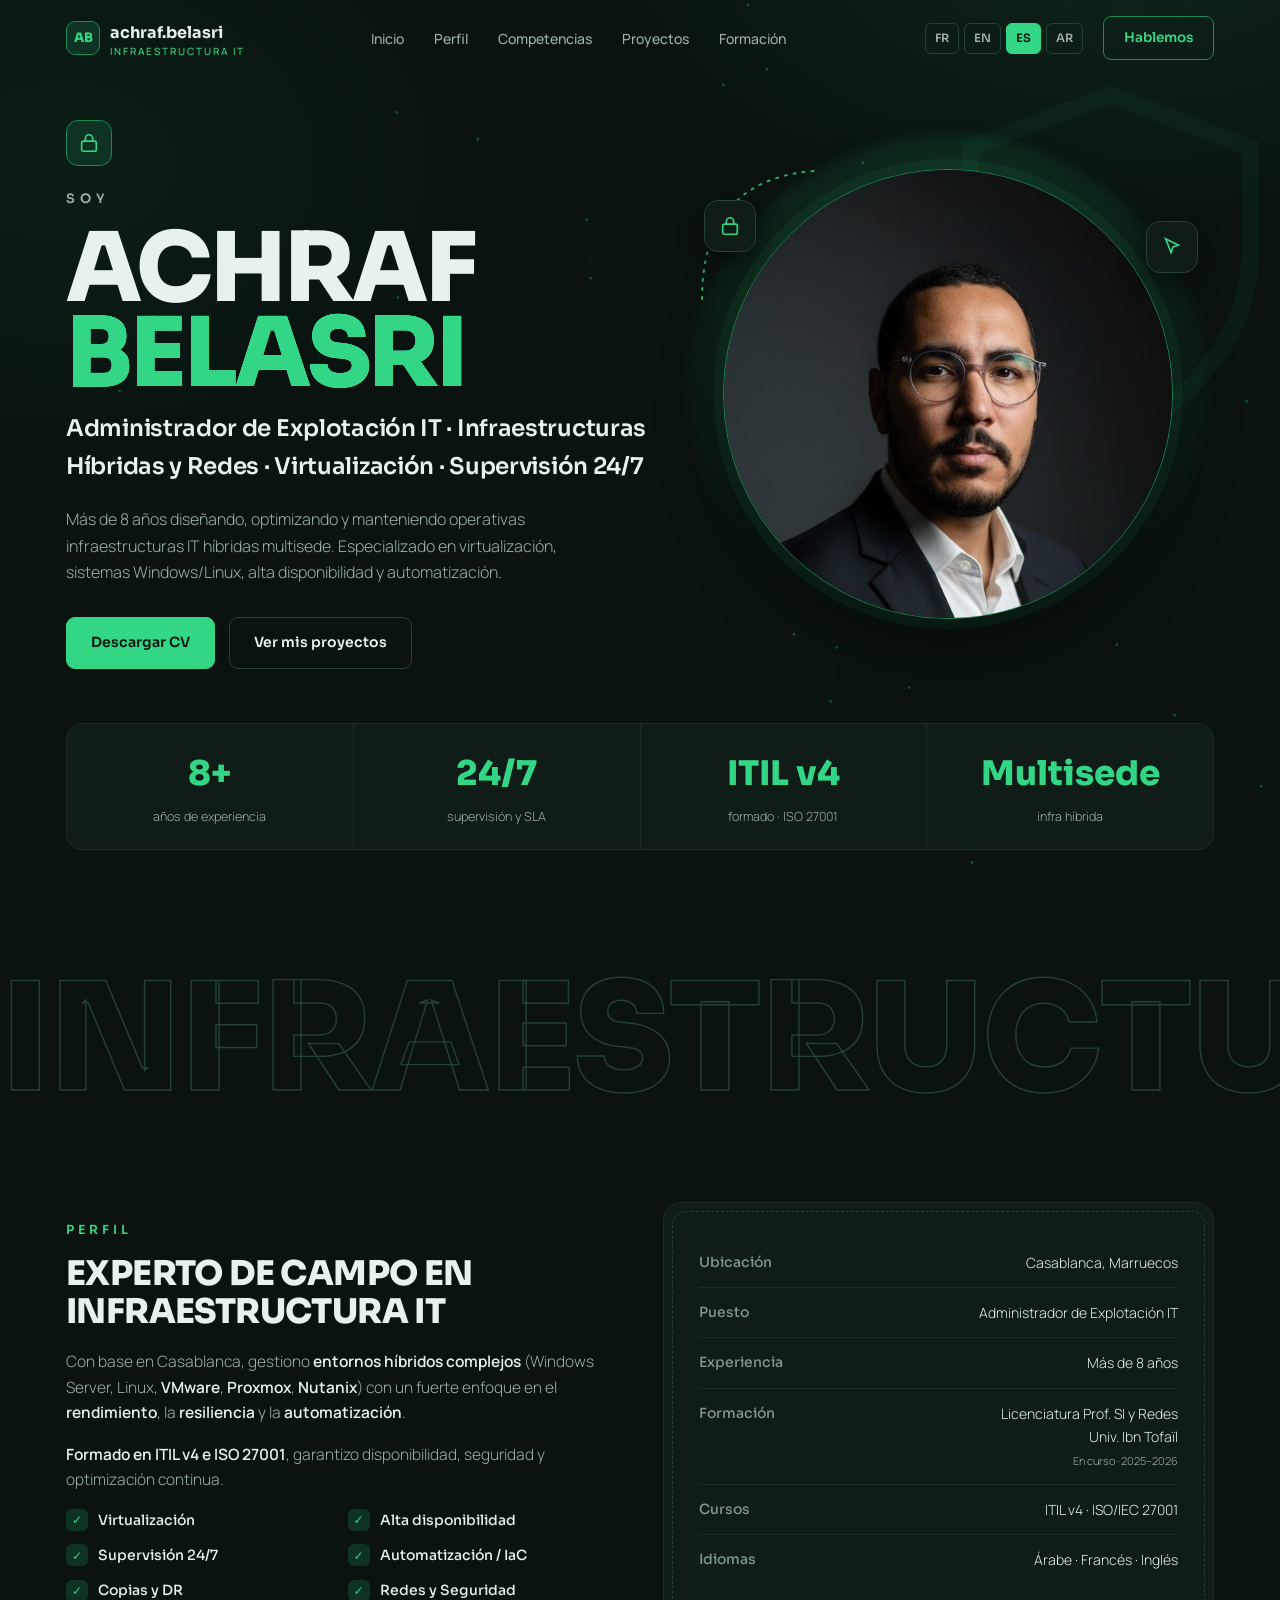
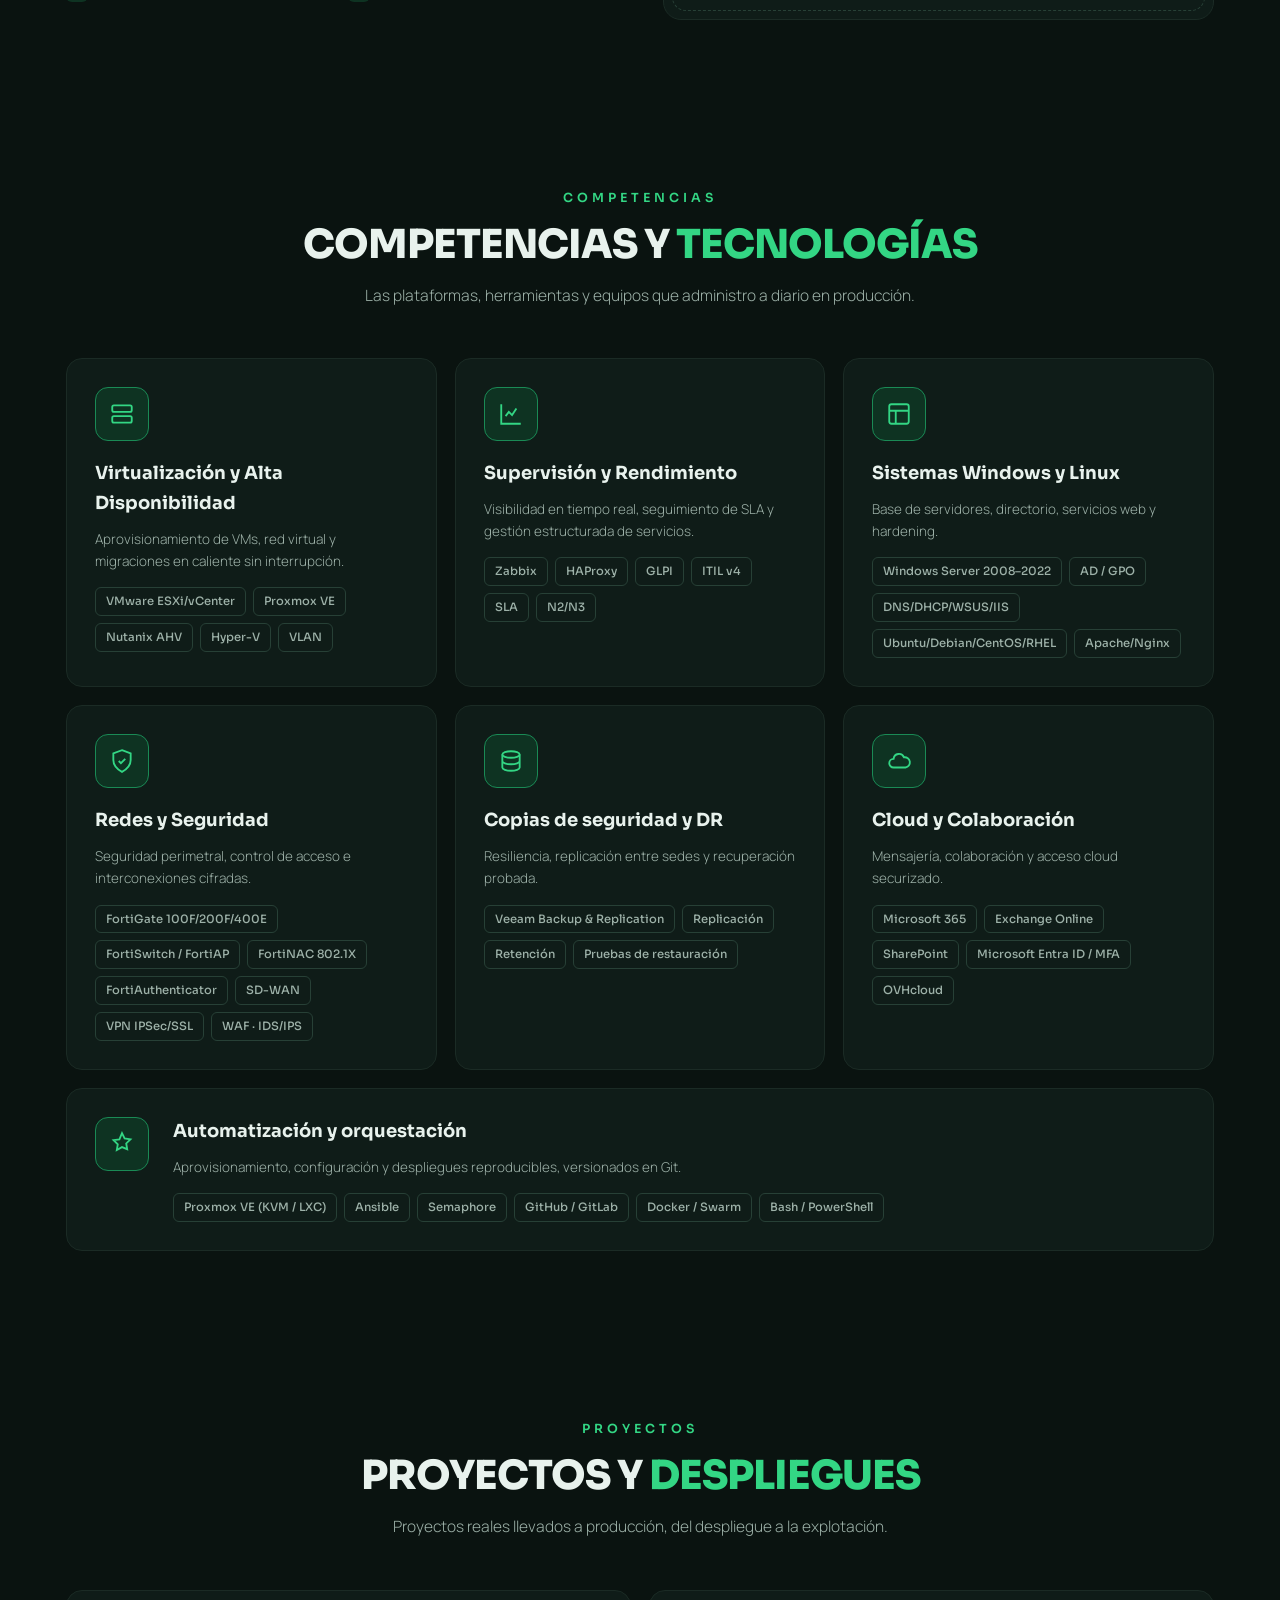
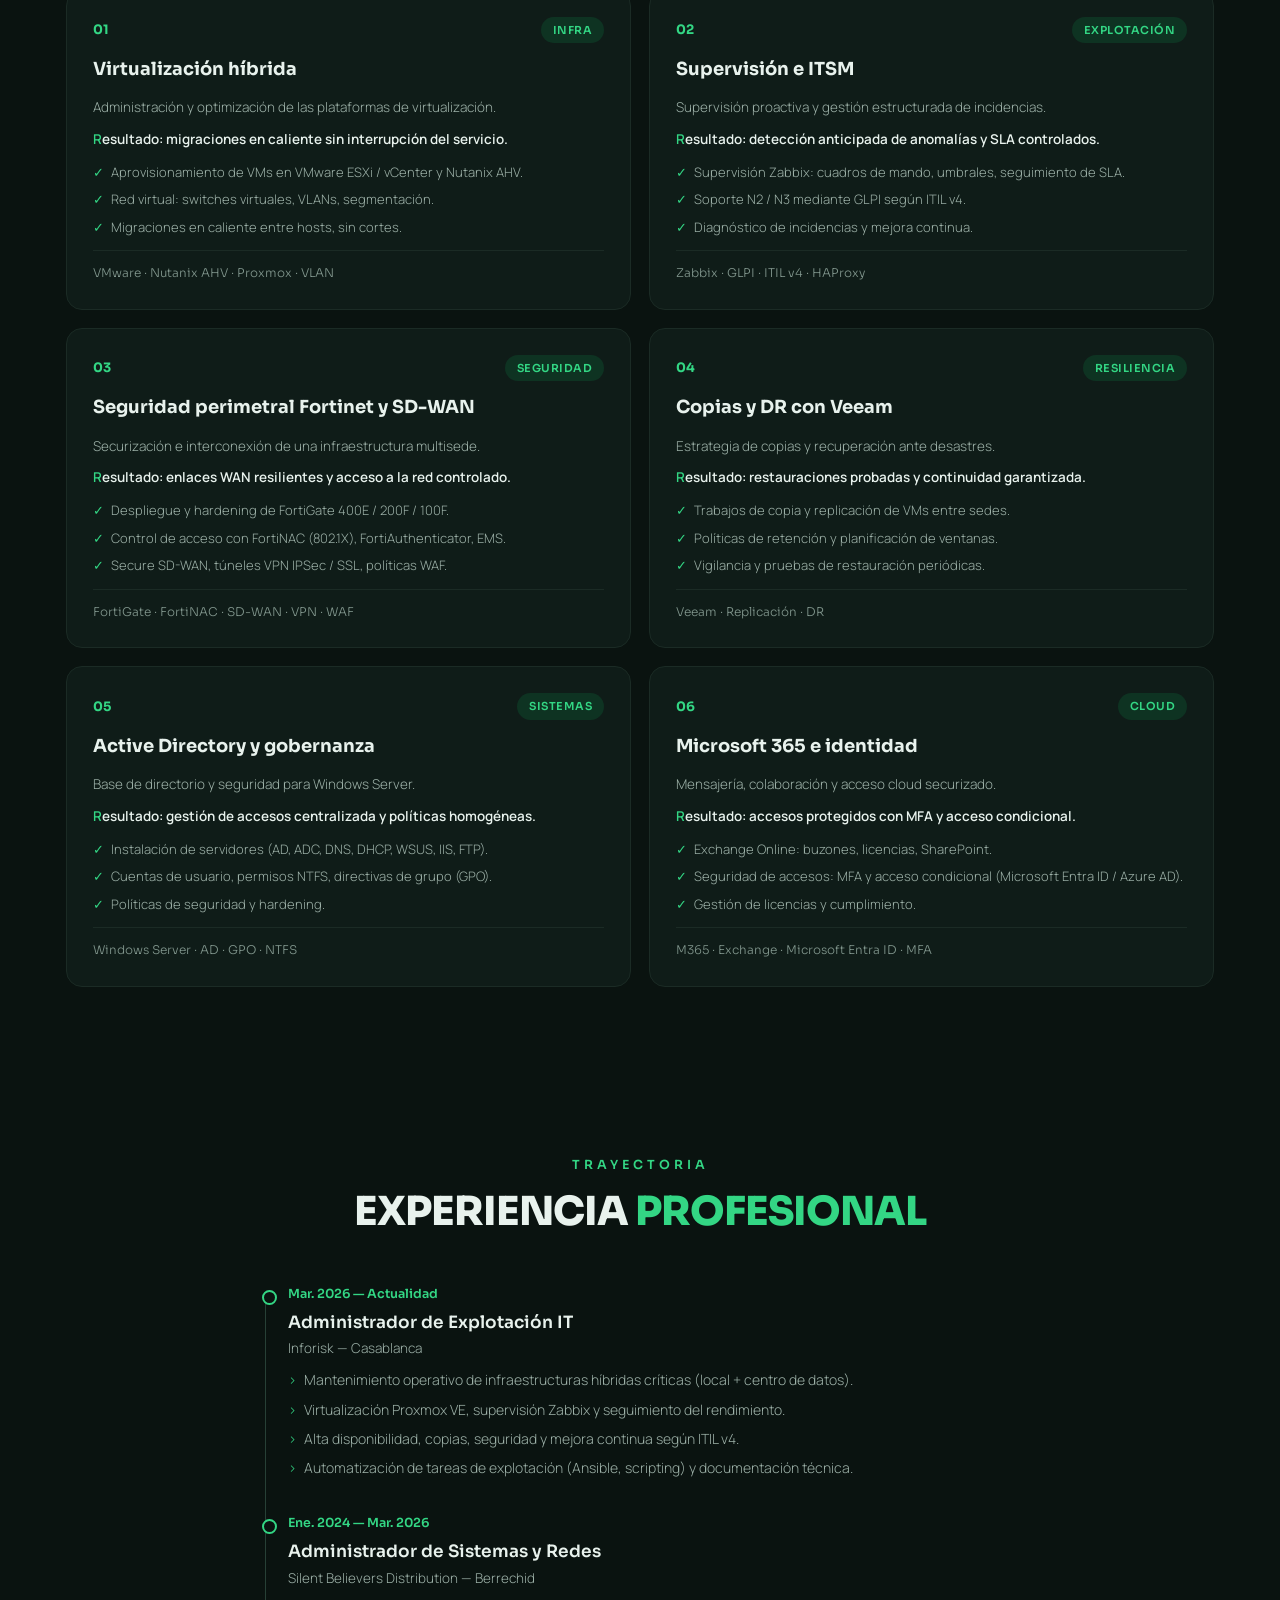
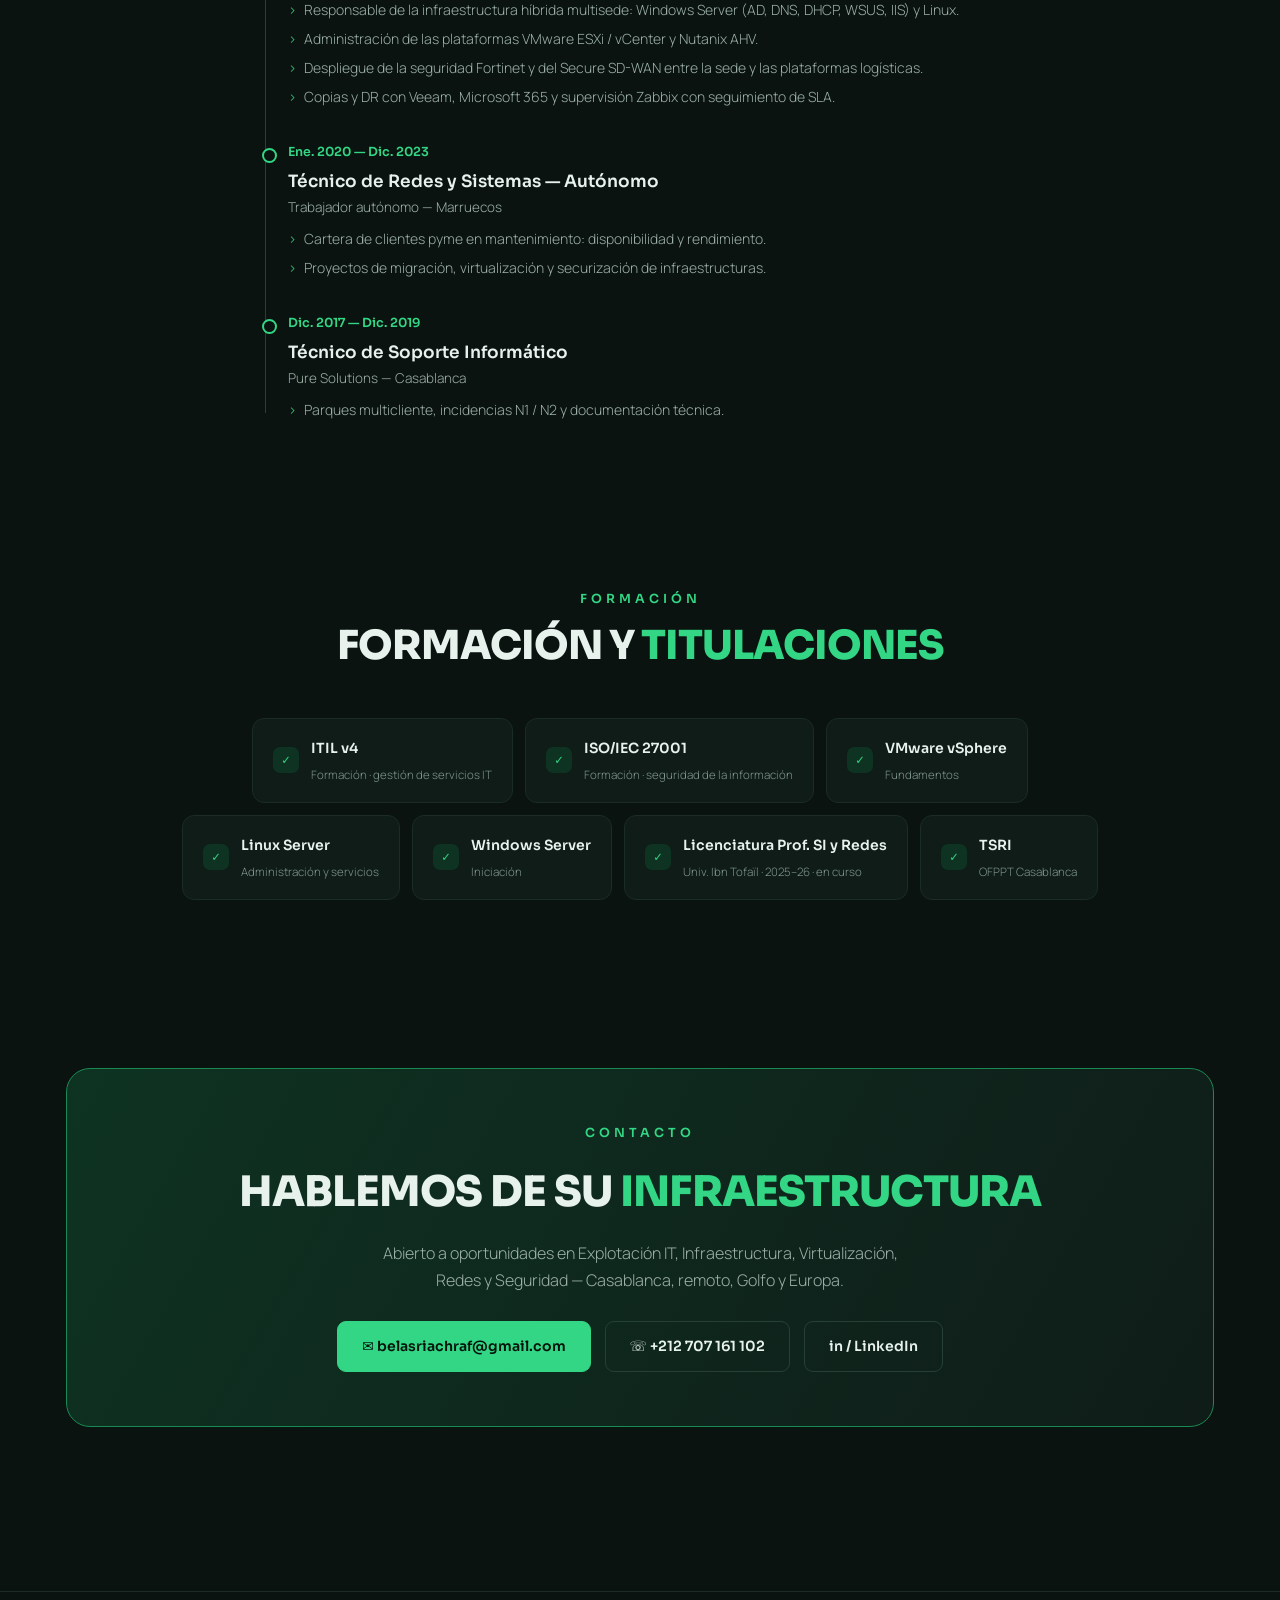
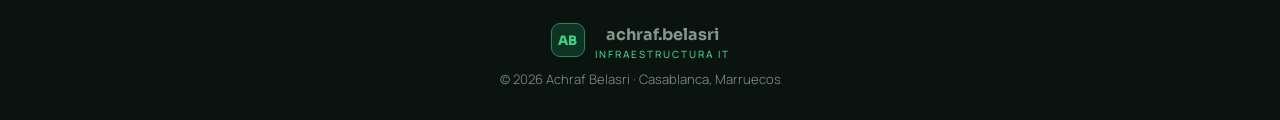
<file: es.html>
<!DOCTYPE html>
<html lang="es" dir="ltr">
<head>
<meta charset="UTF-8" />
<meta name="viewport" content="width=device-width, initial-scale=1.0" />
<title>Achraf Belasri — Administrador de Explotación IT e Infraestructuras Híbridas</title>
<meta name="description" content="Achraf Belasri, Administrador de Explotación IT en Casablanca. Más de 8 años en infraestructuras híbridas multisede: virtualización (VMware, Proxmox, Nutanix), sistemas Windows/Linux, alta disponibilidad, automatización y supervisión 24/7." />
<meta name="keywords" content="Achraf Belasri, Administrador Explotación IT, Infraestructura IT, Virtualización, VMware, Proxmox, Nutanix, Windows Server, Linux, Alta Disponibilidad, Supervisión, Zabbix, Ansible, Redes, Seguridad, FortiGate, SD-WAN, Veeam, Casablanca, ITIL v4, ISO 27001" />
<link rel="icon" href="/favicon.ico" sizes="any" />
<link rel="icon" type="image/svg+xml" href="/favicon.svg" />
<link rel="apple-touch-icon" href="/apple-touch-icon.png" />
<meta name="theme-color" content="#0a1310" />
<link rel="canonical" href="https://achraf-belasri.vercel.app/es.html" />
<link rel="alternate" hreflang="fr" href="https://achraf-belasri.vercel.app/index.html" /><link rel="alternate" hreflang="en" href="https://achraf-belasri.vercel.app/en.html" /><link rel="alternate" hreflang="es" href="https://achraf-belasri.vercel.app/es.html" /><link rel="alternate" hreflang="ar" href="https://achraf-belasri.vercel.app/ar.html" />
<meta property="og:type" content="website" />
<meta property="og:url" content="https://achraf-belasri.vercel.app/es.html" />
<meta property="og:locale" content="es" />
<meta property="og:title" content="Achraf Belasri — Administrador de Explotación IT e Infraestructuras Híbridas" />
<meta property="og:description" content="Más de 8 años en infraestructuras IT híbridas: virtualización, Windows/Linux, alta disponibilidad, automatización y supervisión 24/7. Casablanca." />
<meta property="og:image" content="https://achraf-belasri.vercel.app/og-image.png" />
<meta property="og:image:width" content="1200" />
<meta property="og:image:height" content="630" />
<meta name="twitter:card" content="summary_large_image" />
<meta name="twitter:title" content="Achraf Belasri — Administrador de Explotación IT e Infraestructuras Híbridas" />
<meta name="twitter:description" content="Más de 8 años en infraestructuras IT híbridas: virtualización, Windows/Linux, alta disponibilidad, automatización y supervisión 24/7. Casablanca." />
<meta name="twitter:image" content="https://achraf-belasri.vercel.app/og-image.png" />
<link rel="preconnect" href="https://fonts.googleapis.com" />
<link rel="preconnect" href="https://fonts.gstatic.com" crossorigin />
<link href="https://fonts.googleapis.com/css2?family=Sora:wght@400;500;600;700;800&family=Manrope:wght@300;400;500;600;700&display=swap" rel="stylesheet" />

<link rel="stylesheet" href="assets/base.css" />
<script>document.documentElement.classList.add('js');try{if(sessionStorage.getItem('portfolioIntroSeen'))document.documentElement.classList.add('intro-seen')}catch(e){}</script>
<link rel="stylesheet" href="assets/improvements.css" />
<script src="assets/improvements.js" defer></script>
<noscript><style>.reveal,.stagger>*{opacity:1!important;transform:none!important}</style></noscript>
</head>
<body>
<a class="skip-link" href="#main">Ir al contenido</a>

<canvas id="mesh" aria-hidden="true"></canvas>
<div class="intro" id="intro" role="status" aria-label="Inicialización del portfolio"><div class="intro-panel"><div class="intro-brand"><span>AB</span><strong>ACHRAF.BELASRI</strong></div><div class="intro-log"><div class="intro-line" style="--intro-index:0"><span aria-hidden="true">[ OK ]</span>INFRAESTRUCTURA EN LÍNEA</div><div class="intro-line" style="--intro-index:1"><span aria-hidden="true">[ OK ]</span>SISTEMAS OPERATIVOS</div><div class="intro-line" style="--intro-index:2"><span aria-hidden="true">[ OK ]</span>PERFIL CARGADO</div></div><div class="intro-progress" aria-hidden="true"><i></i></div></div><button class="intro-skip" type="button">Saltar <kbd>Esc</kbd></button></div>

<nav id="nav" aria-label="Navegación principal">
  <div class="nav-in">
    <a href="#top" class="logo"><span class="mark">AB</span><span>achraf.belasri<small>Infraestructura IT</small></span></a>
    <div class="nav-links">
      <a href="#top">Inicio</a>
      <a href="#about">Perfil</a>
      <a href="#services">Competencias</a>
      <a href="#portfolio">Proyectos</a>
      <a href="#certs">Formación</a>
    </div>
    <div class="langs"><a href="index.html" class="" hreflang="fr">FR</a><a href="en.html" class="" hreflang="en">EN</a><a href="es.html" class="on" aria-current="page" hreflang="es">ES</a><a href="ar.html" class="" hreflang="ar">AR</a></div><details class="mobile-menu"><summary aria-label="Abrir el menú"><span aria-hidden="true">☰</span></summary><div class="mobile-panel"><a href="#top">Inicio</a><a href="#about">Acerca de</a><a href="#portfolio">Proyectos</a><a href="#parcours">Experiencia</a><a href="#services">Competencias</a><a href="#certs">Formación</a><a href="#contact">Contacto</a><div class="mobile-langs"><div class="langs-mobile"><a href="index.html" class="" hreflang="fr">FR</a><a href="en.html" class="" hreflang="en">EN</a><a href="es.html" class="on" aria-current="page" hreflang="es">ES</a><a href="ar.html" class="" hreflang="ar">AR</a></div></div></div></details>
    <a href="#contact" class="talk">Hablemos</a>
  </div>
</nav>

<main id="main" tabindex="-1">
<header id="top">
  <svg class="shield-bg" viewBox="0 0 24 24" fill="none" stroke="currentColor" stroke-width="1"><path d="M12 2l8 3v6c0 5-3.5 8.5-8 11-4.5-2.5-8-6-8-11V5l8-3z"/></svg>
  <div class="wrap">
    <div class="hero">
      <div class="hero-id">
        <div class="lockbadge reveal"><svg width="22" height="22" viewBox="0 0 24 24" fill="none" stroke="currentColor" stroke-width="1.8"><rect x="4" y="10" width="16" height="11" rx="2"/><path d="M8 10V7a4 4 0 0 1 8 0v3"/></svg></div>
        <div class="eyebrow reveal">Soy</div>
        <h1 class="name reveal">Achraf<br><span class="grn glitch" data-text="Belasri">Belasri</span></h1>
        <p class="subrole reveal">Administrador de Explotación IT · Infraestructuras Híbridas y Redes · Virtualización · Supervisión 24/7</p>
        <p class="lede reveal">Más de 8 años diseñando, optimizando y manteniendo operativas infraestructuras IT híbridas multisede. Especializado en virtualización, sistemas Windows/Linux, alta disponibilidad y automatización.</p>
        <div class="cta reveal">
          <a class="btn primary" href="cv-es.html" target="_blank" rel="noopener">Descargar CV</a>
          <a class="btn" href="#portfolio">Ver mis proyectos</a>
        </div>
      </div>

      <div class="visual reveal">
        <svg class="dotline" viewBox="0 0 150 150" fill="none" stroke="currentColor" stroke-width="2" stroke-dasharray="2 7" stroke-linecap="round"><path d="M8 142 C 8 70, 40 20, 120 14"/></svg>
        <div class="blob"></div>
        <div class="ic-badge ic-tl"><svg width="22" height="22" viewBox="0 0 24 24" fill="none" stroke="currentColor" stroke-width="1.8"><rect x="4" y="10" width="16" height="11" rx="2"/><path d="M8 10V7a4 4 0 0 1 8 0v3"/></svg></div>
        <div class="ic-badge ic-tr"><svg width="22" height="22" viewBox="0 0 24 24" fill="none" stroke="currentColor" stroke-width="1.8"><path d="M5 3l14 7-6 2-2 6-6-15z"/></svg></div>
        <div class="photo-ring"><img src="assets/portrait.jpg" alt="Achraf Belasri" /></div>
      </div>
    </div>

    <div class="stats stagger"><div class="stat"><div class="v">8+</div><div class="l">años de experiencia</div></div><div class="stat"><div class="v">24/7</div><div class="l">supervisión y SLA</div></div><div class="stat"><div class="v">ITIL v4</div><div class="l">formado · ISO 27001</div></div><div class="stat"><div class="v">Multisede</div><div class="l">infra híbrida</div></div></div>
  </div>
</header>

<div class="band"><div class="outline-text">INFRAESTRUCTURA<span class="on"> IT</span></div></div>

<section id="about">
  <div class="wrap">
    <div class="about">
      <div class="reveal">
        <div class="tagline" style="text-align:start">Perfil</div>
        <h2>Experto de campo en Infraestructura IT</h2>
        <p>Con base en Casablanca, gestiono <strong>entornos híbridos complejos</strong> (Windows Server, Linux, <strong>VMware</strong>, <strong>Proxmox</strong>, <strong>Nutanix</strong>) con un fuerte enfoque en el <strong>rendimiento</strong>, la <strong>resiliencia</strong> y la <strong>automatización</strong>.</p>
        <p><strong>Formado en ITIL v4 e ISO 27001</strong>, garantizo disponibilidad, seguridad y optimización continua.</p>
        <ul class="checks"><li><span class="c">✓</span> Virtualización</li><li><span class="c">✓</span> Alta disponibilidad</li><li><span class="c">✓</span> Supervisión 24/7</li><li><span class="c">✓</span> Automatización / IaC</li><li><span class="c">✓</span> Copias y DR</li><li><span class="c">✓</span> Redes y Seguridad</li></ul>
      </div>
      <div class="about-card reveal"><div class="inner"><div class="fact"><span class="k">Ubicación</span><span class="v">Casablanca, Marruecos</span></div><div class="fact"><span class="k">Puesto</span><span class="v">Administrador de Explotación IT</span></div><div class="fact"><span class="k">Experiencia</span><span class="v">Más de 8 años</span></div><div class="fact"><span class="k">Formación</span><span class="v">Licenciatura Prof. SI y Redes<br>Univ. Ibn Tofaïl<br><small>En curso · 2025–2026</small></span></div><div class="fact"><span class="k">Cursos</span><span class="v">ITIL v4 · ISO/IEC 27001</span></div><div class="fact"><span class="k">Idiomas</span><span class="v">Árabe · Francés · Inglés</span></div></div></div>
    </div>
  </div>
</section>

<section id="services">
  <div class="wrap">
    <div class="head reveal">
      <div class="tagline">Competencias</div>
      <h2>Competencias y <span class="grn">tecnologías</span></h2>
      <p>Las plataformas, herramientas y equipos que administro a diario en producción.</p>
    </div>
    <div class="grid3 stagger"><div class="scard"><div class="sico"><svg width="26" height="26" viewBox="0 0 24 24" fill="none" stroke="currentColor" stroke-width="1.7"><rect x="3" y="4" width="18" height="6" rx="1.5"/><rect x="3" y="14" width="18" height="6" rx="1.5"/><path d="M7 7h.01M7 17h.01"/></svg></div><h3>Virtualización y Alta Disponibilidad</h3><p>Aprovisionamiento de VMs, red virtual y migraciones en caliente sin interrupción.</p><div class="tags"><span class="tag">VMware ESXi/vCenter</span><span class="tag">Proxmox VE</span><span class="tag">Nutanix AHV</span><span class="tag">Hyper-V</span><span class="tag">VLAN</span></div></div><div class="scard"><div class="sico"><svg width="26" height="26" viewBox="0 0 24 24" fill="none" stroke="currentColor" stroke-width="1.7"><path d="M3 3v18h18"/><path d="M7 14l3-4 3 3 4-6"/></svg></div><h3>Supervisión y Rendimiento</h3><p>Visibilidad en tiempo real, seguimiento de SLA y gestión estructurada de servicios.</p><div class="tags"><span class="tag">Zabbix</span><span class="tag">HAProxy</span><span class="tag">GLPI</span><span class="tag">ITIL v4</span><span class="tag">SLA</span><span class="tag">N2/N3</span></div></div><div class="scard"><div class="sico"><svg width="26" height="26" viewBox="0 0 24 24" fill="none" stroke="currentColor" stroke-width="1.7"><rect x="3" y="3" width="18" height="18" rx="2"/><path d="M3 9h18M9 21V9"/></svg></div><h3>Sistemas Windows y Linux</h3><p>Base de servidores, directorio, servicios web y hardening.</p><div class="tags"><span class="tag">Windows Server 2008–2022</span><span class="tag">AD / GPO</span><span class="tag">DNS/DHCP/WSUS/IIS</span><span class="tag">Ubuntu/Debian/CentOS/RHEL</span><span class="tag">Apache/Nginx</span></div></div><div class="scard"><div class="sico"><svg width="26" height="26" viewBox="0 0 24 24" fill="none" stroke="currentColor" stroke-width="1.7"><path d="M12 2l8 3v6c0 5-3.5 8.5-8 11-4.5-2.5-8-6-8-11V5l8-3z"/><path d="M9 12l2 2 4-4"/></svg></div><h3>Redes y Seguridad</h3><p>Seguridad perimetral, control de acceso e interconexiones cifradas.</p><div class="tags"><span class="tag">FortiGate 100F/200F/400E</span><span class="tag">FortiSwitch / FortiAP</span><span class="tag">FortiNAC 802.1X</span><span class="tag">FortiAuthenticator</span><span class="tag">SD-WAN</span><span class="tag">VPN IPSec/SSL</span><span class="tag">WAF · IDS/IPS</span></div></div><div class="scard"><div class="sico"><svg width="26" height="26" viewBox="0 0 24 24" fill="none" stroke="currentColor" stroke-width="1.7"><ellipse cx="12" cy="6" rx="8" ry="3"/><path d="M4 6v6c0 1.7 3.6 3 8 3s8-1.3 8-3V6M4 12v6c0 1.7 3.6 3 8 3s8-1.3 8-3v-6"/></svg></div><h3>Copias de seguridad y DR</h3><p>Resiliencia, replicación entre sedes y recuperación probada.</p><div class="tags"><span class="tag">Veeam Backup & Replication</span><span class="tag">Replicación</span><span class="tag">Retención</span><span class="tag">Pruebas de restauración</span></div></div><div class="scard"><div class="sico"><svg width="26" height="26" viewBox="0 0 24 24" fill="none" stroke="currentColor" stroke-width="1.7"><path d="M7 18a4 4 0 0 1 0-8 5 5 0 0 1 9.6-1.4A3.5 3.5 0 0 1 18 18H7z"/></svg></div><h3>Cloud y Colaboración</h3><p>Mensajería, colaboración y acceso cloud securizado.</p><div class="tags"><span class="tag">Microsoft 365</span><span class="tag">Exchange Online</span><span class="tag">SharePoint</span><span class="tag">Microsoft Entra ID / MFA</span><span class="tag">OVHcloud</span></div></div><div class="scard wide"><div class="sico"><svg width="26" height="26" viewBox="0 0 24 24" fill="none" stroke="currentColor" stroke-width="1.7"><path d="M12 2l2.4 4.9 5.4.8-3.9 3.8.9 5.3L12 14.9 7.2 17.6l.9-5.3L4.2 8.5l5.4-.8z"/></svg></div><div><h3>Automatización y orquestación</h3><p>Aprovisionamiento, configuración y despliegues reproducibles, versionados en Git.</p><div class="tags"><span class="tag">Proxmox VE (KVM / LXC)</span><span class="tag">Ansible</span><span class="tag">Semaphore</span><span class="tag">GitHub / GitLab</span><span class="tag">Docker / Swarm</span><span class="tag">Bash / PowerShell</span></div></div></div></div>
  </div>
</section>

<section id="portfolio">
  <div class="wrap">
    <div class="head reveal">
      <div class="tagline">Proyectos</div>
      <h2>Proyectos y <span class="grn">despliegues</span></h2>
      <p>Proyectos reales llevados a producción, del despliegue a la explotación.</p>
    </div>
    <div class="grid2 stagger"><div class="pcard"><div class="pc-top"><span class="pc-no">01</span><span class="pc-badge">Infra</span></div><h3>Virtualización híbrida</h3><p class="ctx">Administración y optimización de las plataformas de virtualización. <strong>Resultado: migraciones en caliente sin interrupción del servicio.</strong></p><ul><li>Aprovisionamiento de VMs en VMware ESXi / vCenter y Nutanix AHV.</li><li>Red virtual: switches virtuales, VLANs, segmentación.</li><li>Migraciones en caliente entre hosts, sin cortes.</li></ul><div class="st">VMware · Nutanix AHV · Proxmox · VLAN</div></div><div class="pcard"><div class="pc-top"><span class="pc-no">02</span><span class="pc-badge">Explotación</span></div><h3>Supervisión e ITSM</h3><p class="ctx">Supervisión proactiva y gestión estructurada de incidencias. <strong>Resultado: detección anticipada de anomalías y SLA controlados.</strong></p><ul><li>Supervisión Zabbix: cuadros de mando, umbrales, seguimiento de SLA.</li><li>Soporte N2 / N3 mediante GLPI según ITIL v4.</li><li>Diagnóstico de incidencias y mejora continua.</li></ul><div class="st">Zabbix · GLPI · ITIL v4 · HAProxy</div></div><div class="pcard"><div class="pc-top"><span class="pc-no">03</span><span class="pc-badge">Seguridad</span></div><h3>Seguridad perimetral Fortinet y SD-WAN</h3><p class="ctx">Securización e interconexión de una infraestructura multisede. <strong>Resultado: enlaces WAN resilientes y acceso a la red controlado.</strong></p><ul><li>Despliegue y hardening de FortiGate 400E / 200F / 100F.</li><li>Control de acceso con FortiNAC (802.1X), FortiAuthenticator, EMS.</li><li>Secure SD-WAN, túneles VPN IPSec / SSL, políticas WAF.</li></ul><div class="st">FortiGate · FortiNAC · SD-WAN · VPN · WAF</div></div><div class="pcard"><div class="pc-top"><span class="pc-no">04</span><span class="pc-badge">Resiliencia</span></div><h3>Copias y DR con Veeam</h3><p class="ctx">Estrategia de copias y recuperación ante desastres. <strong>Resultado: restauraciones probadas y continuidad garantizada.</strong></p><ul><li>Trabajos de copia y replicación de VMs entre sedes.</li><li>Políticas de retención y planificación de ventanas.</li><li>Vigilancia y pruebas de restauración periódicas.</li></ul><div class="st">Veeam · Replicación · DR</div></div><div class="pcard"><div class="pc-top"><span class="pc-no">05</span><span class="pc-badge">Sistemas</span></div><h3>Active Directory y gobernanza</h3><p class="ctx">Base de directorio y seguridad para Windows Server. <strong>Resultado: gestión de accesos centralizada y políticas homogéneas.</strong></p><ul><li>Instalación de servidores (AD, ADC, DNS, DHCP, WSUS, IIS, FTP).</li><li>Cuentas de usuario, permisos NTFS, directivas de grupo (GPO).</li><li>Políticas de seguridad y hardening.</li></ul><div class="st">Windows Server · AD · GPO · NTFS</div></div><div class="pcard"><div class="pc-top"><span class="pc-no">06</span><span class="pc-badge">Cloud</span></div><h3>Microsoft 365 e identidad</h3><p class="ctx">Mensajería, colaboración y acceso cloud securizado. <strong>Resultado: accesos protegidos con MFA y acceso condicional.</strong></p><ul><li>Exchange Online: buzones, licencias, SharePoint.</li><li>Seguridad de accesos: MFA y acceso condicional (Microsoft Entra ID / Azure AD).</li><li>Gestión de licencias y cumplimiento.</li></ul><div class="st">M365 · Exchange · Microsoft Entra ID · MFA</div></div></div>
  </div>
</section>

<section id="parcours">
  <div class="wrap">
    <div class="head reveal">
      <div class="tagline">Trayectoria</div>
      <h2>Experiencia <span class="grn">profesional</span></h2>
    </div>
    <div class="tl reveal"><div class="tlitem"><div class="tldate">Mar. 2026 — Actualidad</div><div class="tlrole">Administrador de Explotación IT</div><div class="tlorg">Inforisk — Casablanca</div><ul><li>Mantenimiento operativo de infraestructuras híbridas críticas (local + centro de datos).</li><li>Virtualización Proxmox VE, supervisión Zabbix y seguimiento del rendimiento.</li><li>Alta disponibilidad, copias, seguridad y mejora continua según ITIL v4.</li><li>Automatización de tareas de explotación (Ansible, scripting) y documentación técnica.</li></ul></div><div class="tlitem"><div class="tldate">Ene. 2024 — Mar. 2026</div><div class="tlrole">Administrador de Sistemas y Redes</div><div class="tlorg">Silent Believers Distribution — Berrechid</div><ul><li>Responsable de la infraestructura híbrida multisede: Windows Server (AD, DNS, DHCP, WSUS, IIS) y Linux.</li><li>Administración de las plataformas VMware ESXi / vCenter y Nutanix AHV.</li><li>Despliegue de la seguridad Fortinet y del Secure SD-WAN entre la sede y las plataformas logísticas.</li><li>Copias y DR con Veeam, Microsoft 365 y supervisión Zabbix con seguimiento de SLA.</li></ul></div><div class="tlitem"><div class="tldate">Ene. 2020 — Dic. 2023</div><div class="tlrole">Técnico de Redes y Sistemas — Autónomo</div><div class="tlorg">Trabajador autónomo — Marruecos</div><ul><li>Cartera de clientes pyme en mantenimiento: disponibilidad y rendimiento.</li><li>Proyectos de migración, virtualización y securización de infraestructuras.</li></ul></div><div class="tlitem"><div class="tldate">Dic. 2017 — Dic. 2019</div><div class="tlrole">Técnico de Soporte Informático</div><div class="tlorg">Pure Solutions — Casablanca</div><ul><li>Parques multicliente, incidencias N1 / N2 y documentación técnica.</li></ul></div></div>
  </div>
</section>

<section id="certs">
  <div class="wrap">
    <div class="head reveal">
      <div class="tagline">Formación</div>
      <h2>Formación y <span class="grn">titulaciones</span></h2>
    </div>
    <div class="mods stagger"><div class="mod"><span class="chk">✓</span><div><b>ITIL v4</b><br><span>Formación · gestión de servicios IT</span></div></div><div class="mod"><span class="chk">✓</span><div><b>ISO/IEC 27001</b><br><span>Formación · seguridad de la información</span></div></div><div class="mod"><span class="chk">✓</span><div><b>VMware vSphere</b><br><span>Fundamentos</span></div></div><div class="mod"><span class="chk">✓</span><div><b>Linux Server</b><br><span>Administración y servicios</span></div></div><div class="mod"><span class="chk">✓</span><div><b>Windows Server</b><br><span>Iniciación</span></div></div><div class="mod"><span class="chk">✓</span><div><b>Licenciatura Prof. SI y Redes</b><br><span>Univ. Ibn Tofaïl · 2025–26 · en curso</span></div></div><div class="mod"><span class="chk">✓</span><div><b>TSRI</b><br><span>OFPPT Casablanca</span></div></div></div>
  </div>
</section>

<section id="contact">
  <div class="wrap">
    <div class="cta-band reveal">
      <div class="tagline">Contacto</div>
      <h2>Hablemos de su <span class="grn">infraestructura</span></h2>
      <p>Abierto a oportunidades en Explotación IT, Infraestructura, Virtualización, Redes y Seguridad — Casablanca, remoto, Golfo y Europa.</p>
      <div class="cta">
        <a class="btn primary" href="mailto:belasriachraf@gmail.com">✉ belasriachraf@gmail.com</a>
        <a class="btn" href="tel:+212707161102" dir="ltr">☏ +212 707 161 102</a>
        <a class="btn" href="https://www.linkedin.com/in/achrafbelasri" target="_blank" rel="noopener">in / LinkedIn</a>
      </div>
    </div>
  </div>
</section>

</main>

<footer>
  <div class="wrap">
    <a href="#top" class="logo"><span class="mark">AB</span><span>achraf.belasri<small>Infraestructura IT</small></span></a>
    <div>© <span id="year"></span> Achraf Belasri · Casablanca, Marruecos</div>
  </div>
</footer>

<script>
  document.getElementById('year').textContent=new Date().getFullYear();
  var nav=document.getElementById('nav');
  addEventListener('scroll',function(){ nav.classList.toggle('scrolled',scrollY>24); });
  var reduce=matchMedia('(prefers-reduced-motion: reduce)').matches;

  /* fond : réseau de noeuds */
  (function(){
    if(reduce) return;
    var c=document.getElementById('mesh'); if(!c) return;
    var x=c.getContext('2d'),W,H,pts=[];
    function size(){ W=c.width=innerWidth; H=c.height=Math.min(innerHeight,900); }
    size(); addEventListener('resize',size);
    var N=Math.min(38,Math.floor(innerWidth/42));
    for(var i=0;i<N;i++) pts.push({x:Math.random()*W,y:Math.random()*H,vx:(Math.random()-.5)*.3,vy:(Math.random()-.5)*.3});
    var meshFrame=0;
    function loop(){
      if(document.hidden){ meshFrame=0; return; }
      x.clearRect(0,0,W,H);
      for(var i=0;i<pts.length;i++){var p=pts[i];p.x+=p.vx;p.y+=p.vy;if(p.x<0||p.x>W)p.vx*=-1;if(p.y<0||p.y>H)p.vy*=-1;}
      for(var i=0;i<pts.length;i++){for(var j=i+1;j<pts.length;j++){var a=pts[i],b=pts[j],dx=a.x-b.x,dy=a.y-b.y,d=Math.sqrt(dx*dx+dy*dy);if(d<130){x.strokeStyle='rgba(51,214,132,'+(0.12*(1-d/130))+')';x.lineWidth=1;x.beginPath();x.moveTo(a.x,a.y);x.lineTo(b.x,b.y);x.stroke();}}}
      for(var i=0;i<pts.length;i++){x.fillStyle='rgba(51,214,132,.55)';x.beginPath();x.arc(pts[i].x,pts[i].y,1.4,0,6.28);x.fill();}
      meshFrame=requestAnimationFrame(loop);
    }
    function startMesh(){ if(!meshFrame&&!reduce) meshFrame=requestAnimationFrame(loop); }
    addEventListener('portfolio:start-mesh',startMesh,{once:true});
    if(document.documentElement.classList.contains('intro-seen')){
      if('requestIdleCallback' in window) requestIdleCallback(startMesh,{timeout:1500});
      else setTimeout(startMesh,350);
    }
    addEventListener('visibilitychange',function(){ if(!document.hidden&&document.documentElement.classList.contains('intro-seen')) startMesh(); });
  })();
  var io=new IntersectionObserver(function(en){ en.forEach(function(e){ if(e.isIntersecting){ e.target.classList.add('in'); io.unobserve(e.target); } }); },{threshold:.12});
  function kickReveals(){ document.querySelectorAll('.reveal,.stagger').forEach(function(el){ io.observe(el); }); }
  kickReveals();
</script>
</body>
</html>
</file>
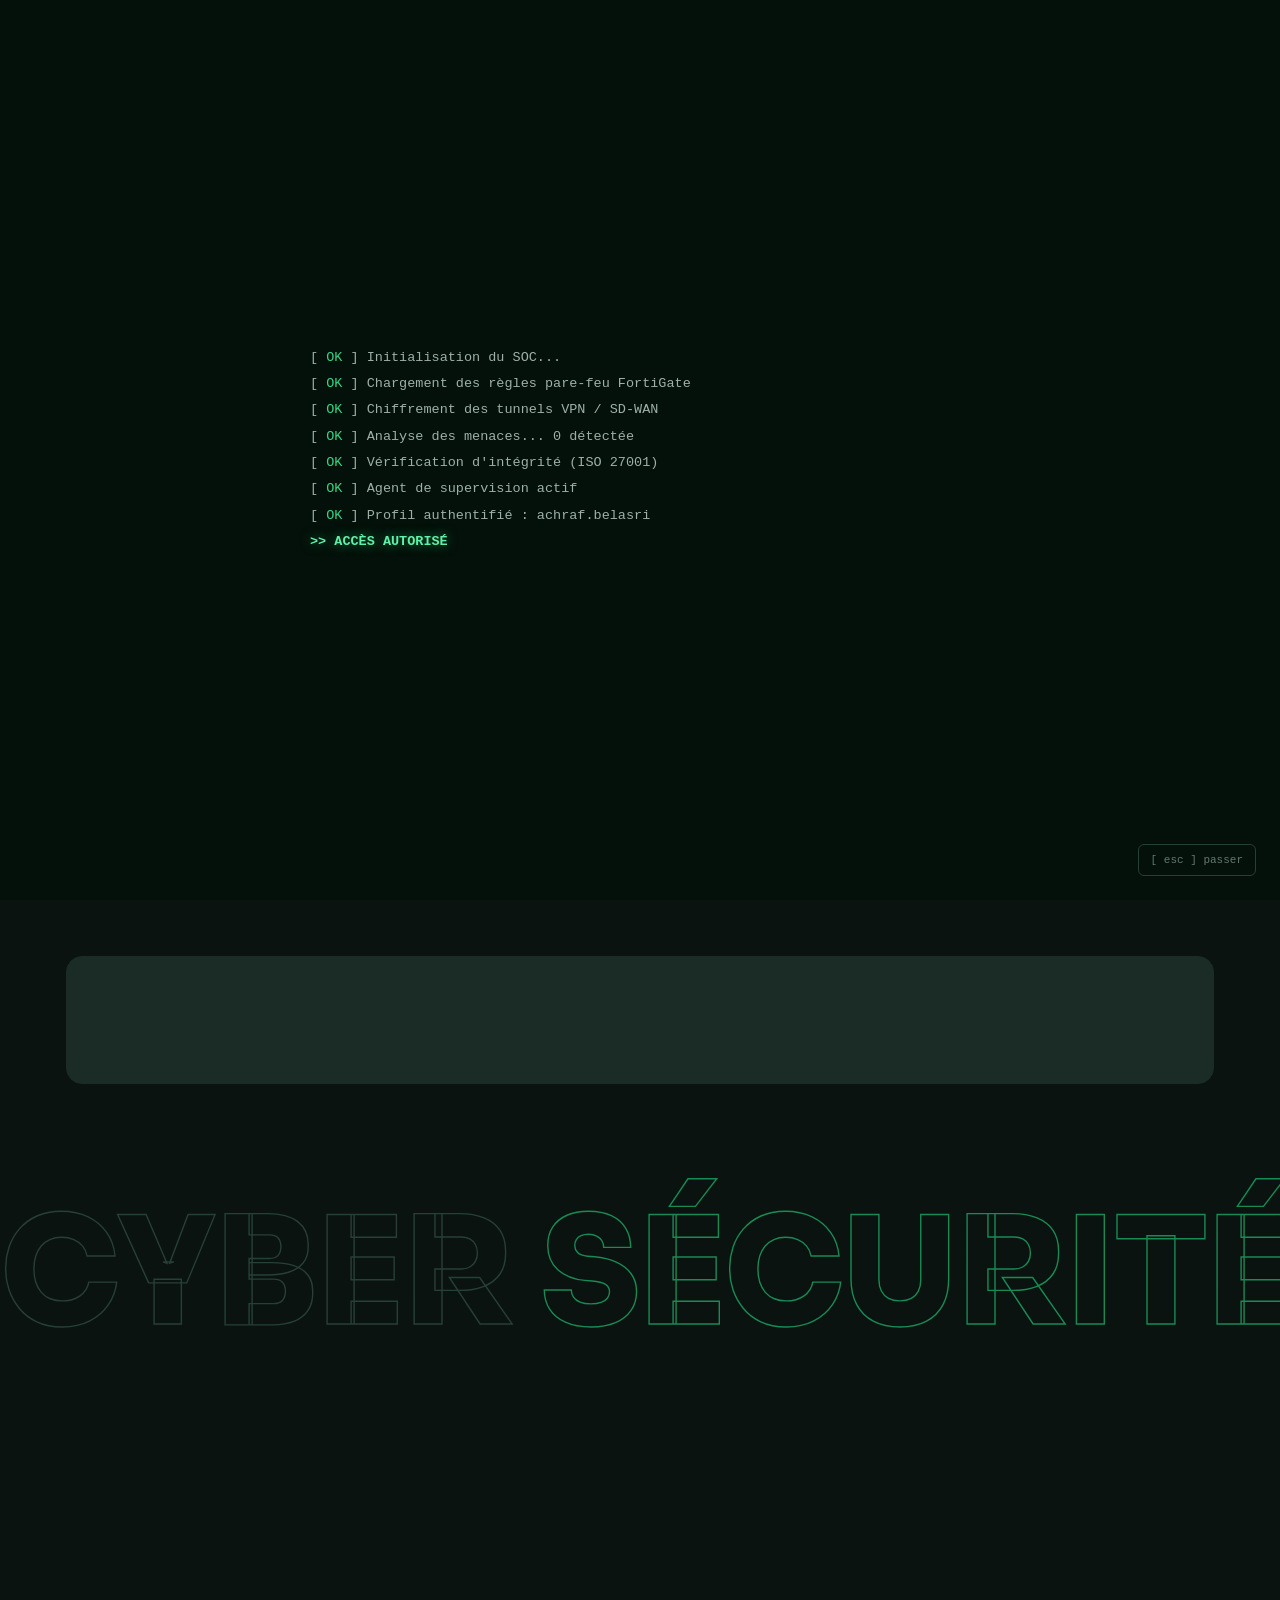
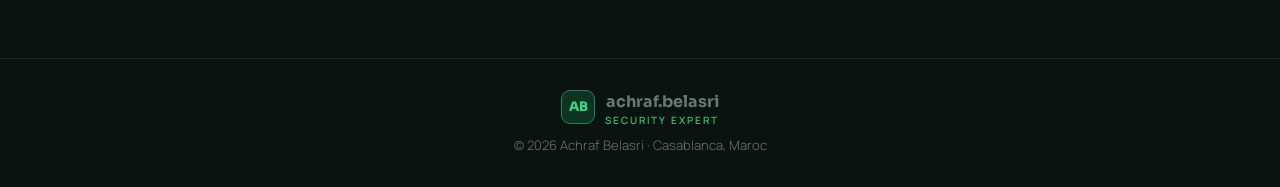
<file: index final.html>
<!DOCTYPE html>
<html lang="fr">
<head>
<meta charset="UTF-8" />
<meta name="viewport" content="width=device-width, initial-scale=1.0" />
<title>Achraf Belasri — Expert Infrastructure & Cybersécurité</title>
<meta name="description" content="Achraf Belasri, Administrateur d'exploitation IT, Réseaux & Sécurité à Casablanca. Supervision & performance des infrastructures, haute disponibilité et cybersécurité. Fortinet, SD-WAN, WAF, virtualisation, Proxmox, Ansible, sauvegarde et supervision 24/7." />
<meta name="keywords" content="Achraf Belasri, Cybersécurité, Ingénieur Sécurité Réseau, FortiGate, SD-WAN, WAF, Zero Trust, VMware, Proxmox, Veeam, Zabbix, Casablanca, ITIL v4, ISO 27001" />
<link rel="preconnect" href="https://fonts.googleapis.com" />
<link rel="preconnect" href="https://fonts.gstatic.com" crossorigin />
<link href="https://fonts.googleapis.com/css2?family=Sora:wght@400;500;600;700;800&family=Manrope:wght@300;400;500;600;700&display=swap" rel="stylesheet" />
<style>
  :root{
    --bg:#0a1310;--bg-2:#0c1714;--panel:#0f1c18;--panel-2:#11211b;--line:#1b2b25;--line-2:#274036;
    --fg:#e8f2ed;--fg-dim:#9db1a8;--fg-faint:#637a70;
    --green:#33d684;--green-2:#62f0a6;--green-dim:#1a8a55;--green-deep:#0e3322;
    --disp:'Sora',system-ui,sans-serif;--sans:'Manrope',system-ui,sans-serif;--maxw:1200px;
  }
  *{margin:0;padding:0;box-sizing:border-box}
  html{scroll-behavior:smooth}
  body{background:var(--bg);color:var(--fg);font-family:var(--sans);font-weight:300;line-height:1.65;-webkit-font-smoothing:antialiased;overflow-x:hidden}
  body::before{content:"";position:fixed;inset:0;z-index:0;pointer-events:none;background:radial-gradient(900px 500px at 88% -8%,rgba(51,214,132,.10),transparent 60%),radial-gradient(700px 500px at 5% 18%,rgba(51,214,132,.06),transparent 60%)}
  .wrap{position:relative;z-index:1;max-width:var(--maxw);margin:0 auto;padding:0 26px}
  a{color:inherit;text-decoration:none}
  ::selection{background:var(--green);color:#04140c}
  h1,h2,h3,.disp{font-family:var(--disp)}
  .grn{color:var(--green)}

  /* NAV */
  nav{position:fixed;top:0;left:0;right:0;z-index:60;transition:.3s;border-bottom:1px solid transparent}
  nav.scrolled{background:rgba(10,19,16,.86);backdrop-filter:blur(12px);border-bottom-color:var(--line)}
  .nav-in{max-width:var(--maxw);margin:0 auto;padding:16px 26px;display:flex;align-items:center;gap:20px}
  .logo{display:flex;align-items:center;gap:10px;font-family:var(--disp);font-weight:700;font-size:16px}
  .logo .mark{width:34px;height:34px;border-radius:9px;border:1px solid var(--green-dim);display:flex;align-items:center;justify-content:center;color:var(--green);background:var(--green-deep);font-weight:800;font-size:13px}
  .logo small{display:block;font-family:var(--sans);font-weight:500;font-size:10px;letter-spacing:2px;color:var(--green);text-transform:uppercase;line-height:1}
  .nav-links{margin:0 auto;display:flex;gap:30px;font-size:14px;font-weight:500}
  .nav-links a{color:var(--fg-dim);transition:.2s}
  .nav-links a:hover{color:var(--green)}
  .talk{font-family:var(--disp);font-weight:600;font-size:13.5px;padding:10px 20px;border-radius:8px;border:1px solid var(--green-dim);color:var(--green);transition:.2s}
  .talk:hover{background:var(--green);color:#04140c;box-shadow:0 8px 26px rgba(51,214,132,.3)}
  @media(max-width:880px){.nav-links{display:none}}

  /* HERO */
  header{min-height:100vh;display:flex;align-items:center;padding:120px 0 60px;position:relative}
  .shield-bg{position:absolute;top:60px;right:-40px;width:420px;height:420px;z-index:0;opacity:.05;color:var(--green)}
  .hero{display:grid;grid-template-columns:1.05fr .95fr;gap:30px;width:100%;align-items:center;position:relative;z-index:1}
  @media(max-width:900px){.hero{grid-template-columns:1fr;gap:46px}}
  .lockbadge{width:46px;height:46px;border-radius:12px;background:var(--green-deep);border:1px solid var(--green-dim);display:flex;align-items:center;justify-content:center;color:var(--green);margin-bottom:22px}
  .eyebrow{font-family:var(--disp);font-weight:600;letter-spacing:5px;font-size:13px;color:var(--fg-dim);text-transform:uppercase;margin-bottom:18px}
  h1.name{font-weight:800;font-size:clamp(48px,8.6vw,96px);line-height:.88;letter-spacing:-3px;margin-bottom:14px;text-transform:uppercase}
  .subrole{font-family:var(--disp);font-weight:600;font-size:clamp(16px,2.3vw,23px);color:var(--fg);letter-spacing:-.3px;margin-bottom:20px}
  .lede{max-width:520px;font-size:16px;color:var(--fg-dim);margin-bottom:32px}
  .cta{display:flex;gap:14px;flex-wrap:wrap}
  .btn{font-family:var(--disp);font-size:14px;font-weight:600;padding:13px 24px;border-radius:9px;border:1px solid var(--line-2);color:var(--fg);transition:.2s;display:inline-flex;align-items:center;gap:9px;cursor:pointer}
  .btn:hover{border-color:var(--green);color:var(--green);transform:translateY(-2px)}
  .btn.primary{background:var(--green);color:#04140c;border-color:var(--green)}
  .btn.primary:hover{background:var(--green-2);color:#04140c;box-shadow:0 10px 30px rgba(51,214,132,.32)}

  /* HERO VISUAL */
  .visual{position:relative;display:flex;flex-direction:column;justify-content:center;align-items:center;gap:10px;min-height:540px}
  .radar-card{width:300px;max-width:86vw}
  .blob{position:absolute;width:520px;height:520px;max-width:96vw;border-radius:50%;background:radial-gradient(circle at 50% 42%,rgba(51,214,132,.34),rgba(51,214,132,.07) 58%,transparent 72%);filter:blur(6px);animation:float 7s ease-in-out infinite}
  .photo-ring{position:relative;width:450px;height:450px;max-width:86vw;border-radius:50%;overflow:hidden;border:1.5px solid var(--green-dim);box-shadow:0 0 0 10px rgba(51,214,132,.06),0 24px 60px rgba(0,0,0,.5);z-index:2}
  .photo-ring img{width:100%;height:100%;object-fit:cover;object-position:center top}
  .dotline{position:absolute;top:6%;left:2%;width:150px;height:150px;z-index:1;color:var(--green);opacity:.8}
  .ic-badge{position:absolute;width:52px;height:52px;border-radius:14px;background:var(--panel);border:1px solid var(--line-2);display:flex;align-items:center;justify-content:center;color:var(--green);box-shadow:0 10px 26px rgba(0,0,0,.45);z-index:3}
  .ic-tl{top:14%;left:4%;animation:float 5s ease-in-out infinite}
  .ic-tr{top:18%;right:3%;animation:float 6s ease-in-out infinite .5s}
  @keyframes float{0%,100%{transform:translateY(0)}50%{transform:translateY(-12px)}}

  /* STATS STRIP */
  .stats{display:grid;grid-template-columns:repeat(4,1fr);gap:1px;background:var(--line);border:1px solid var(--line);border-radius:16px;overflow:hidden;margin-top:54px}
  .stat{background:var(--panel);padding:22px 18px;text-align:center}
  .stat .v{font-family:var(--disp);font-weight:800;font-size:clamp(24px,4vw,34px);color:var(--green)}
  .stat .l{font-size:12.5px;color:var(--fg-dim);margin-top:5px}
  @media(max-width:720px){.stats{grid-template-columns:repeat(2,1fr)}}

  /* OUTLINE BAND */
  .band{padding:60px 0 10px;text-align:center;overflow:hidden}
  .outline-text{font-family:var(--disp);font-weight:800;font-size:clamp(40px,12vw,150px);line-height:.92;letter-spacing:-2px;color:transparent;-webkit-text-stroke:1.4px var(--line-2);text-transform:uppercase;white-space:nowrap}
  .outline-text .on{-webkit-text-stroke:1.4px var(--green-dim)}

  /* SECTIONS */
  section{padding:84px 0;position:relative}
  .head{text-align:center;max-width:680px;margin:0 auto 50px}
  .tagline{font-family:var(--disp);font-weight:600;letter-spacing:4px;font-size:12.5px;color:var(--green);text-transform:uppercase;margin-bottom:14px}
  .head h2{font-weight:800;font-size:clamp(26px,4.4vw,40px);letter-spacing:-1px;text-transform:uppercase;line-height:1.1}
  .head p{color:var(--fg-dim);font-size:15.5px;margin-top:16px}

  /* ABOUT */
  .about{display:grid;grid-template-columns:1fr 1fr;gap:46px;align-items:center}
  @media(max-width:860px){.about{grid-template-columns:1fr;gap:30px}}
  .about h2{font-weight:800;font-size:clamp(24px,3.8vw,34px);letter-spacing:-.6px;text-transform:uppercase;margin-bottom:18px;line-height:1.12}
  .about p{color:var(--fg-dim);font-size:15.5px;margin-bottom:16px}
  .about p strong{color:var(--fg);font-weight:600}
  .checks{list-style:none;display:grid;grid-template-columns:1fr 1fr;gap:12px;margin-top:8px}
  .checks li{display:flex;align-items:center;gap:10px;font-family:var(--disp);font-weight:500;font-size:14px;color:var(--fg)}
  .checks li .c{width:22px;height:22px;border-radius:6px;background:var(--green-deep);color:var(--green);display:flex;align-items:center;justify-content:center;font-size:12px;flex:none}
  .about-card{background:var(--panel);border:1px solid var(--line);border-radius:18px;padding:8px}
  .about-card .inner{border:1px dashed var(--line-2);border-radius:14px;padding:26px}
  .fact{display:flex;justify-content:space-between;gap:14px;padding:13px 0;border-bottom:1px solid var(--line);font-size:14px}
  .fact:last-child{border-bottom:0}
  .fact .k{color:var(--fg-faint);font-family:var(--disp);font-weight:500}
  .fact .v{color:var(--fg);text-align:right}

  /* SERVICES */
  .grid3{display:grid;grid-template-columns:repeat(3,1fr);gap:18px}
  @media(max-width:920px){.grid3{grid-template-columns:repeat(2,1fr)}}
  @media(max-width:600px){.grid3{grid-template-columns:1fr}}
  .scard{background:var(--panel);border:1px solid var(--line);border-radius:16px;padding:28px;transition:.25s}
  .scard:hover{border-color:var(--green-dim);transform:translateY(-5px);background:var(--panel-2)}
  .sico{width:54px;height:54px;border-radius:13px;background:var(--green-deep);border:1px solid var(--green-dim);display:flex;align-items:center;justify-content:center;color:var(--green);margin-bottom:18px}
  .scard h3{font-weight:700;font-size:18px;margin-bottom:9px}
  .scard p{font-size:13.5px;color:var(--fg-dim);margin-bottom:15px}
  .scard.wide{grid-column:1/-1;display:flex;gap:24px;align-items:flex-start}
  .scard.wide .sico{margin-bottom:0;flex:none}
  @media(max-width:600px){.scard.wide{flex-direction:column;gap:14px}}
  .tags{display:flex;flex-wrap:wrap;gap:7px}
  .tag{font-size:11.5px;font-family:var(--disp);font-weight:500;color:var(--fg-dim);border:1px solid var(--line-2);border-radius:6px;padding:4px 10px;transition:.18s}
  .tag:hover{color:var(--green);border-color:var(--green)}

  /* PORTFOLIO */
  .grid2{display:grid;grid-template-columns:repeat(2,1fr);gap:18px}
  @media(max-width:820px){.grid2{grid-template-columns:1fr}}
  .pcard{background:var(--panel);border:1px solid var(--line);border-radius:16px;padding:26px;display:flex;flex-direction:column;gap:12px;transition:.25s;position:relative;overflow:hidden}
  .pcard::after{content:"";position:absolute;top:0;left:0;width:100%;height:3px;background:linear-gradient(90deg,var(--green),transparent);transform:scaleX(0);transform-origin:left;transition:transform .3s}
  .pcard:hover{border-color:var(--green-dim);transform:translateY(-5px)}
  .pcard:hover::after{transform:scaleX(1)}
  .pc-top{display:flex;justify-content:space-between;align-items:center}
  .pc-no{font-family:var(--disp);font-weight:700;font-size:13px;color:var(--green)}
  .pc-badge{font-family:var(--disp);font-size:11px;font-weight:600;color:var(--green);background:var(--green-deep);border-radius:20px;padding:4px 12px;text-transform:uppercase;letter-spacing:.5px}
  .pcard h3{font-weight:700;font-size:18px}
  .pcard .ctx{font-size:13.5px;color:var(--fg-dim)}
  .pcard ul{list-style:none;display:flex;flex-direction:column;gap:6px}
  .pcard li{font-size:13px;color:var(--fg-dim);padding-left:18px;position:relative}
  .pcard li::before{content:"\2713";position:absolute;left:0;color:var(--green)}
  .pcard .st{font-family:var(--disp);font-size:12px;color:var(--fg-faint);margin-top:auto;padding-top:12px;border-top:1px solid var(--line)}

  /* TIMELINE */
  .tl{max-width:760px;margin:0 auto;position:relative;padding-left:28px}
  .tl::before{content:"";position:absolute;left:5px;top:8px;bottom:8px;width:1px;background:var(--line-2)}
  .tlitem{position:relative;padding-bottom:34px}
  .tlitem:last-child{padding-bottom:0}
  .tlitem::before{content:"";position:absolute;left:-26px;top:6px;width:11px;height:11px;border-radius:50%;background:var(--bg);border:2px solid var(--green)}
  .tldate{font-family:var(--disp);font-weight:600;font-size:12.5px;color:var(--green);margin-bottom:5px}
  .tlrole{font-family:var(--disp);font-weight:600;font-size:17px}
  .tlorg{font-size:13.5px;color:var(--fg-dim);margin-bottom:9px}
  .tlitem ul{list-style:none;display:flex;flex-direction:column;gap:6px}
  .tlitem li{font-size:14px;color:var(--fg-dim);padding-left:16px;position:relative}
  .tlitem li::before{content:"\203A";position:absolute;left:0;color:var(--green)}

  /* CERTS */
  .mods{display:flex;flex-wrap:wrap;gap:12px;justify-content:center;max-width:920px;margin:0 auto}
  .mod{background:var(--panel);border:1px solid var(--line);border-radius:12px;padding:15px 20px;display:flex;align-items:center;gap:12px;transition:.2s}
  .mod:hover{border-color:var(--green-dim);transform:translateY(-3px)}
  .mod .chk{width:26px;height:26px;border-radius:7px;background:var(--green-deep);color:var(--green);display:flex;align-items:center;justify-content:center;flex:none}
  .mod b{font-family:var(--disp);font-weight:600;font-size:14px}
  .mod span{font-size:11.5px;color:var(--fg-faint)}

  /* CONTACT */
  .cta-band{background:linear-gradient(120deg,var(--green-deep),var(--panel));border:1px solid var(--green-dim);border-radius:24px;padding:54px 40px;text-align:center;position:relative;overflow:hidden}
  .cta-band h2{font-weight:800;font-size:clamp(26px,4.4vw,42px);letter-spacing:-1px;text-transform:uppercase;margin-bottom:14px}
  .cta-band p{color:var(--fg-dim);max-width:520px;margin:0 auto 28px;font-size:16px}
  .cta-band .cta{justify-content:center}

  footer{border-top:1px solid var(--line);margin-top:80px;padding:30px 0;text-align:center;font-size:13px;color:var(--fg-faint)}
  footer .logo{justify-content:center;margin-bottom:10px}

  .reveal{opacity:0;transform:translateY(26px);transition:opacity .7s cubic-bezier(.2,.7,.2,1),transform .7s cubic-bezier(.2,.7,.2,1)}
  .reveal.in{opacity:1;transform:none}
  .stagger>*{opacity:0;transform:translateY(20px);transition:opacity .6s,transform .6s}
  .stagger.in>*{opacity:1;transform:none}
  .stagger.in>*:nth-child(1){transition-delay:.05s}.stagger.in>*:nth-child(2){transition-delay:.11s}
  .stagger.in>*:nth-child(3){transition-delay:.17s}.stagger.in>*:nth-child(4){transition-delay:.23s}
  .stagger.in>*:nth-child(5){transition-delay:.29s}.stagger.in>*:nth-child(6){transition-delay:.35s}
  @media(prefers-reduced-motion:reduce){.reveal,.stagger>*{opacity:1;transform:none;transition:none}.blob,.ic-tl,.ic-tr{animation:none}}

  /* ===== TERMINAL / SOC LAYER (inspiré du thème hacker) ===== */
  .mono{font-family:ui-monospace,'SF Mono',Menlo,monospace}

  /* MESH BACKGROUND (réseau animé) */
  #mesh{position:fixed;inset:0;z-index:0;pointer-events:none;opacity:.55}

  /* scanlines discrètes globales */
  body::after{content:"";position:fixed;inset:0;z-index:0;pointer-events:none;background:repeating-linear-gradient(0deg,transparent 0,transparent 2px,rgba(0,0,0,.16) 3px,transparent 4px);opacity:.4;mix-blend-mode:multiply}

  /* BOOT SEQUENCE */
  #boot{position:fixed;inset:0;z-index:200;background:#04100a;display:flex;align-items:center;justify-content:center;transition:opacity .5s}
  #boot.hidden{opacity:0;pointer-events:none}
  .boot-box{font-family:ui-monospace,monospace;font-size:13.5px;line-height:1.95;width:min(660px,90vw);color:var(--fg-dim)}
  .boot-box .ok{color:var(--green)}
  .boot-box .grant{color:var(--green-2);font-weight:700;text-shadow:0 0 12px rgba(51,214,132,.6)}
  .boot-box .blink{display:inline-block;width:8px;height:15px;background:var(--green);vertical-align:-2px;animation:bk 1s steps(1) infinite}
  @keyframes bk{50%{opacity:0}}
  .boot-skip{position:fixed;bottom:24px;right:24px;font-family:ui-monospace,monospace;font-size:11px;color:var(--fg-faint);border:1px solid var(--line-2);border-radius:6px;padding:6px 12px;cursor:pointer}

  /* STATUS PILL dans la nav */
  .sysok{display:inline-flex;align-items:center;gap:8px;font-family:ui-monospace,monospace;font-size:11.5px;color:var(--green);border:1px solid var(--green-dim);border-radius:100px;padding:4px 12px}
  .dot{width:7px;height:7px;border-radius:50%;background:var(--green);box-shadow:0 0 8px var(--green);animation:pulse 2s infinite}
  @keyframes pulse{0%{box-shadow:0 0 0 0 rgba(51,214,132,.5)}70%{box-shadow:0 0 0 7px rgba(51,214,132,0)}100%{box-shadow:0 0 0 0 rgba(51,214,132,0)}}
  .sys-clock{margin-left:14px;font-family:ui-monospace,monospace;font-size:12px;color:var(--fg-dim)}
  .sys-clock b{color:var(--fg)}
  @media(max-width:880px){.sys-clock{display:none}}

  /* GLITCH sur le nom */
  .glitch{position:relative;display:inline-block}
  .glitch::before,.glitch::after{content:attr(data-text);position:absolute;left:0;top:0;width:100%;height:100%;overflow:hidden;color:var(--green)}
  .glitch::before{color:var(--green-2);z-index:-1;animation:glA 3s infinite linear alternate-reverse}
  .glitch::after{color:#1fe3ff;z-index:-2;animation:glB 2.4s infinite linear alternate-reverse}
  @keyframes glA{0%{clip-path:inset(0 0 85% 0);transform:translate(-2px,-1px)}20%{clip-path:inset(40% 0 40% 0);transform:translate(2px,1px)}40%{clip-path:inset(80% 0 5% 0);transform:translate(-1px,1px)}60%{clip-path:inset(10% 0 70% 0);transform:translate(2px,-1px)}80%{clip-path:inset(55% 0 25% 0);transform:translate(-2px,1px)}100%{clip-path:inset(20% 0 60% 0);transform:translate(1px,0)}}
  @keyframes glB{0%{clip-path:inset(60% 0 20% 0);transform:translate(2px,1px)}25%{clip-path:inset(20% 0 60% 0);transform:translate(-2px,-1px)}50%{clip-path:inset(75% 0 5% 0);transform:translate(1px,1px)}75%{clip-path:inset(30% 0 45% 0);transform:translate(-1px,-1px)}100%{clip-path:inset(50% 0 35% 0);transform:translate(2px,0)}}

  /* FRAPPE du rôle */
  .typedrole{font-family:ui-monospace,monospace;font-size:clamp(13px,1.9vw,16px);color:var(--green);margin-bottom:18px;min-height:1.4em;letter-spacing:.3px}
  .typedrole .cur{display:inline-block;width:8px;height:1.05em;background:var(--green);margin-left:2px;transform:translateY(2px);animation:bk 1.1s steps(1) infinite}

  /* PHOTO SCAN overlay sur l'anneau */
  .photo-ring .scan-tint{position:absolute;inset:0;z-index:2;pointer-events:none;background:linear-gradient(155deg,rgba(51,214,132,.18),transparent 48%);mix-blend-mode:screen;border-radius:50%}
  .photo-ring .scan-lines{position:absolute;inset:0;z-index:2;pointer-events:none;background:repeating-linear-gradient(0deg,transparent 0,transparent 2px,rgba(51,214,132,.06) 3px,transparent 4px);border-radius:50%}
  .photo-ring .scan-bar{position:absolute;left:0;right:0;height:70px;z-index:3;pointer-events:none;background:linear-gradient(180deg,transparent,rgba(51,214,132,.28),transparent);animation:scanmove 3.4s ease-in-out infinite}
  @keyframes scanmove{0%{top:-70px}100%{top:100%}}
  .photo-cap{position:absolute;left:0;right:0;bottom:0;display:flex;align-items:center;gap:8px;justify-content:center;padding:14px 14px 24px;font-family:ui-monospace,monospace;font-size:10.5px;letter-spacing:.5px;color:var(--green);background:linear-gradient(0deg,rgba(4,16,10,.92),transparent);z-index:4}

  /* THREAT RADAR */
  .radar-card{background:var(--panel);border:1px solid var(--line);border-radius:16px;overflow:hidden;margin-top:18px}
  .radar-head{display:flex;align-items:center;gap:9px;padding:11px 16px;border-bottom:1px solid var(--line);font-family:ui-monospace,monospace;font-size:11.5px;color:var(--fg-dim)}
  .radar-head .lights{display:flex;gap:6px}
  .radar-head .lights i{width:9px;height:9px;border-radius:50%;display:block}
  .l-r{background:#ff5f57}.l-y{background:#febc2e}.l-g{background:#28c840}
  .radar-head .rt{margin-left:6px;color:var(--fg)}
  .radar-body{padding:18px;display:flex;justify-content:center}
  .radar{position:relative;width:150px;height:150px;border-radius:50%;background:radial-gradient(circle,rgba(51,214,132,.07),transparent 70%);border:1px solid var(--line-2)}
  .radar::before{content:"";position:absolute;inset:26px;border:1px solid var(--line-2);border-radius:50%}
  .radar::after{content:"";position:absolute;inset:58px;border:1px solid var(--line-2);border-radius:50%}
  .radar .cr,.radar .cr2{position:absolute;background:var(--line-2)}
  .radar .cr{left:50%;top:0;width:1px;height:100%;transform:translateX(-.5px)}
  .radar .cr2{top:50%;left:0;height:1px;width:100%;transform:translateY(-.5px)}
  .radar .sweep{position:absolute;inset:0;border-radius:50%;background:conic-gradient(from 0deg,rgba(51,214,132,.5),rgba(51,214,132,0) 60deg,transparent 360deg);animation:spin 3s linear infinite}
  @keyframes spin{to{transform:rotate(360deg)}}
  .radar .blip{position:absolute;width:6px;height:6px;border-radius:50%;background:var(--green);box-shadow:0 0 8px var(--green);animation:bp 3s infinite}
  .radar .b1{top:36px;left:98px;animation-delay:.4s}
  .radar .b2{top:100px;left:50px;animation-delay:1.6s}
  .radar .b3{top:64px;left:32px;background:var(--green-2);box-shadow:0 0 8px var(--green-2);animation-delay:2.4s}
  @keyframes bp{0%,100%{opacity:.25}50%{opacity:1}}
  .radar-gauges{display:grid;grid-template-columns:repeat(3,1fr);gap:1px;background:var(--line);border-top:1px solid var(--line)}
  .rg{background:var(--panel);padding:12px 8px;text-align:center}
  .rg .gv{font-family:ui-monospace,monospace;font-weight:700;font-size:18px;color:var(--green)}
  .rg .gl{font-size:10px;color:var(--fg-faint);margin-top:3px;font-family:ui-monospace,monospace}

  @media(prefers-reduced-motion:reduce){.glitch::before,.glitch::after,.dot,.radar .sweep,.radar .blip,.scan-bar,.typedrole .cur{animation:none}#mesh{display:none}}
</style>
</head>
<body>

<canvas id="mesh"></canvas>

<div id="boot">
  <div class="boot-box" id="bootLog"></div>
  <div class="boot-skip" id="bootSkip">[ esc ] passer</div>
</div>

<nav id="nav">
  <div class="nav-in">
    <a href="#top" class="logo"><span class="mark">AB</span><span>achraf.belasri<small>Security Expert</small></span></a>
    <div class="nav-links">
      <a href="#top">Accueil</a>
      <a href="#about">À propos</a>
      <a href="#services">Services</a>
      <a href="#portfolio">Portfolio</a>
      <a href="#certs">Formations</a>
    </div>
    <a href="#contact" class="talk">Parlons-en</a>
    <span class="sysok"><span class="dot"></span> SECURE · 0 THREATS</span>
    <span class="sys-clock mono"><b id="clock">--:--:--</b></span>
  </div>
</nav>

<header id="top">
  <svg class="shield-bg" viewBox="0 0 24 24" fill="none" stroke="currentColor" stroke-width="1"><path d="M12 2l8 3v6c0 5-3.5 8.5-8 11-4.5-2.5-8-6-8-11V5l8-3z"/></svg>
  <div class="wrap">
    <div class="hero">
      <div class="hero-id">
        <div class="lockbadge reveal"><svg width="22" height="22" viewBox="0 0 24 24" fill="none" stroke="currentColor" stroke-width="1.8"><rect x="4" y="10" width="16" height="11" rx="2"/><path d="M8 10V7a4 4 0 0 1 8 0v3"/></svg></div>
        <div class="eyebrow reveal">Je suis</div>
        <h1 class="name reveal">Achraf<br><span class="grn glitch" data-text="Belasri">Belasri</span></h1>
        <p class="subrole reveal">Administrateur d'exploitation IT · Réseaux &amp; Sécurité · Supervision &amp; Performance des Infrastructures · Haute Disponibilité &amp; Cybersécurité</p>
        <p class="typedrole reveal"><span id="typed"></span><span class="cur"></span></p>
        <p class="lede reveal">8+ ans à protéger, optimiser et maintenir des infrastructures hybrides multi-sites : Fortinet, SD-WAN, WAF, virtualisation, sauvegarde et supervision 24/7.</p>
        <div class="cta reveal">
          <a class="btn primary" href="cv-achraf-belasri.pdf" download>Télécharger le CV</a>
          <a class="btn" href="#portfolio">Voir mes projets</a>
        </div>
      </div>

      <div class="visual reveal">
        <svg class="dotline" viewBox="0 0 150 150" fill="none" stroke="currentColor" stroke-width="2" stroke-dasharray="2 7" stroke-linecap="round"><path d="M8 142 C 8 70, 40 20, 120 14"/></svg>
        <div class="blob"></div>
        <div class="ic-badge ic-tl"><svg width="22" height="22" viewBox="0 0 24 24" fill="none" stroke="currentColor" stroke-width="1.8"><rect x="4" y="10" width="16" height="11" rx="2"/><path d="M8 10V7a4 4 0 0 1 8 0v3"/></svg></div>
        <div class="ic-badge ic-tr"><svg width="22" height="22" viewBox="0 0 24 24" fill="none" stroke="currentColor" stroke-width="1.8"><path d="M5 3l14 7-6 2-2 6-6-15z"/></svg></div>
        <div class="photo-ring"><img src="[data-uri]" alt="Portrait d'Achraf Belasri, Ingénieur Sécurité Réseau" />
          <div class="scan-tint"></div>
          <div class="scan-lines"></div>
          <div class="scan-bar"></div>
          <div class="photo-cap">▣ IDENTITY VERIFIED · achraf.belasri</div>
        </div>

        <div class="radar-card">
          <div class="radar-head"><span class="lights"><i class="l-r"></i><i class="l-y"></i><i class="l-g"></i></span><span class="rt">threat-radar // live</span></div>
          <div class="radar-body">
            <div class="radar"><span class="cr"></span><span class="cr2"></span><span class="sweep"></span><span class="blip b1"></span><span class="blip b2"></span><span class="blip b3"></span></div>
          </div>
          <div class="radar-gauges">
            <div class="rg"><div class="gv" data-count="8" data-suffix="+">0</div><div class="gl">ans d'exp.</div></div>
            <div class="rg"><div class="gv">24/7</div><div class="gl">supervision</div></div>
            <div class="rg"><div class="gv">ISO</div><div class="gl">27001</div></div>
          </div>
        </div>
      </div>
    </div>

    <div class="stats stagger">
      <div class="stat"><div class="v">8+</div><div class="l">ans d'expérience</div></div>
      <div class="stat"><div class="v">24/7</div><div class="l">supervision &amp; SLA</div></div>
      <div class="stat"><div class="v">ITIL v4</div><div class="l">formé · ISO 27001</div></div>
      <div class="stat"><div class="v">Multi-sites</div><div class="l">infra hybride</div></div>
    </div>
  </div>
</header>

<div class="band"><div class="outline-text">CYBER<span class="on"> SÉCURITÉ</span></div></div>

<section id="about">
  <div class="wrap">
    <div class="about">
      <div class="reveal">
        <div class="tagline" style="text-align:left">À propos</div>
        <h2>Expert terrain en infrastructure &amp; cybersécurité</h2>
        <p>Basé à Casablanca, je gère et sécurise des <strong>infrastructures hybrides</strong> en conditions opérationnelles : <strong>Windows Server</strong> &amp; Linux, virtualisation <strong>VMware / Proxmox / Nutanix</strong>, sécurité périmétrique <strong>Fortinet</strong>, sauvegarde <strong>Veeam</strong> et supervision <strong>Zabbix</strong>.</p>
        <p><strong>Formé</strong> aux référentiels <strong>ITIL v4</strong> et <strong>ISO/IEC 27001</strong>, je travaille selon des standards clairs : fiabilité, performance, sécurité et amélioration continue.</p>
        <ul class="checks">
          <li><span class="c">✓</span> Sécurité Fortinet</li>
          <li><span class="c">✓</span> SD-WAN &amp; VPN</li>
          <li><span class="c">✓</span> Haute disponibilité</li>
          <li><span class="c">✓</span> Sauvegarde &amp; PRA</li>
          <li><span class="c">✓</span> Supervision 24/7</li>
          <li><span class="c">✓</span> Zero Trust &amp; WAF</li>
        </ul>
      </div>
      <div class="about-card reveal">
        <div class="inner">
          <div class="fact"><span class="k">Localisation</span><span class="v">Casablanca, Maroc</span></div>
          <div class="fact"><span class="k">Poste</span><span class="v">Administrateur d'exploitation IT</span></div>
          <div class="fact"><span class="k">Expérience</span><span class="v">8+ ans</span></div>
          <div class="fact"><span class="k">Formation</span><span class="v">Licence Pro SI &amp; Réseaux<br>Univ. Ibn Tofaïl</span></div>
          <div class="fact"><span class="k">Formations</span><span class="v">ITIL v4 · ISO/IEC 27001 (formé)</span></div>
          <div class="fact"><span class="k">Langues</span><span class="v">Arabe · Français · Anglais</span></div>
        </div>
      </div>
    </div>
  </div>
</section>

<section id="services">
  <div class="wrap">
    <div class="head reveal">
      <div class="tagline">Services</div>
      <h2>Solutions &amp; <span class="grn">équipements</span></h2>
      <p>Les technologies et équipements que je déploie et sécurise en production, par domaine.</p>
    </div>
    <div class="grid3 stagger">
      <div class="scard">
        <div class="sico"><svg width="26" height="26" viewBox="0 0 24 24" fill="none" stroke="currentColor" stroke-width="1.7"><path d="M12 2l8 3v6c0 5-3.5 8.5-8 11-4.5-2.5-8-6-8-11V5l8-3z"/><path d="M9 12l2 2 4-4"/></svg></div>
        <h3>Pare-feu &amp; sécurité réseau</h3>
        <p>Sécurité périmétrique, contrôle d'accès et interconnexions chiffrées.</p>
        <div class="tags"><span class="tag">FortiGate 100F/200F/400E</span><span class="tag">FortiNAC 802.1X</span><span class="tag">FortiAuthenticator</span><span class="tag">SD-WAN</span><span class="tag">VPN IPSec/SSL</span><span class="tag">WAF · IDS/IPS</span></div>
      </div>
      <div class="scard">
        <div class="sico"><svg width="26" height="26" viewBox="0 0 24 24" fill="none" stroke="currentColor" stroke-width="1.7"><rect x="3" y="4" width="18" height="6" rx="1.5"/><rect x="3" y="14" width="18" height="6" rx="1.5"/><path d="M7 7h.01M7 17h.01"/></svg></div>
        <h3>Virtualisation</h3>
        <p>Provisionnement de VMs, réseau virtuel et migrations à chaud.</p>
        <div class="tags"><span class="tag">VMware ESXi/vCenter</span><span class="tag">Proxmox VE</span><span class="tag">Nutanix AHV</span><span class="tag">Hyper-V</span><span class="tag">VLAN</span></div>
      </div>
      <div class="scard">
        <div class="sico"><svg width="26" height="26" viewBox="0 0 24 24" fill="none" stroke="currentColor" stroke-width="1.7"><rect x="3" y="3" width="18" height="18" rx="2"/><path d="M3 9h18M9 21V9"/></svg></div>
        <h3>Systèmes Windows &amp; Linux</h3>
        <p>Socle serveurs, annuaire, services web et durcissement.</p>
        <div class="tags"><span class="tag">Windows Server 2008–2022</span><span class="tag">AD / GPO</span><span class="tag">DNS/DHCP/WSUS/IIS</span><span class="tag">Ubuntu/Debian/CentOS/RHEL</span><span class="tag">Apache/Nginx</span></div>
      </div>
      <div class="scard">
        <div class="sico"><svg width="26" height="26" viewBox="0 0 24 24" fill="none" stroke="currentColor" stroke-width="1.7"><path d="M7 18a4 4 0 0 1 0-8 5 5 0 0 1 9.6-1.4A3.5 3.5 0 0 1 18 18H7z"/></svg></div>
        <h3>Cloud &amp; collaboration</h3>
        <p>Messagerie, collaboration et sécurisation des accès cloud.</p>
        <div class="tags"><span class="tag">Microsoft 365</span><span class="tag">Exchange Online</span><span class="tag">SharePoint</span><span class="tag">Azure AD / MFA</span><span class="tag">OVHcloud</span></div>
      </div>
      <div class="scard">
        <div class="sico"><svg width="26" height="26" viewBox="0 0 24 24" fill="none" stroke="currentColor" stroke-width="1.7"><ellipse cx="12" cy="6" rx="8" ry="3"/><path d="M4 6v6c0 1.7 3.6 3 8 3s8-1.3 8-3V6M4 12v6c0 1.7 3.6 3 8 3s8-1.3 8-3v-6"/></svg></div>
        <h3>Sauvegarde &amp; PRA</h3>
        <p>Résilience, réplication inter-sites et reprise d'activité testée.</p>
        <div class="tags"><span class="tag">Veeam Backup &amp; Replication</span><span class="tag">Réplications inter-sites</span><span class="tag">Rétention</span><span class="tag">Tests de restauration</span></div>
      </div>
      <div class="scard">
        <div class="sico"><svg width="26" height="26" viewBox="0 0 24 24" fill="none" stroke="currentColor" stroke-width="1.7"><path d="M3 3v18h18"/><path d="M7 14l3-4 3 3 4-6"/></svg></div>
        <h3>Supervision &amp; ITSM</h3>
        <p>Visibilité temps réel et gestion structurée des services.</p>
        <div class="tags"><span class="tag">Zabbix</span><span class="tag">HAProxy</span><span class="tag">GLPI</span><span class="tag">ITIL v4</span><span class="tag">SLA &amp; alerting</span><span class="tag">Support N2/N3</span></div>
      </div>
      <div class="scard wide">
        <div class="sico"><svg width="26" height="26" viewBox="0 0 24 24" fill="none" stroke="currentColor" stroke-width="1.7"><path d="M12 2l2.4 4.9 5.4.8-3.9 3.8.9 5.3L12 14.9 7.2 17.6l.9-5.3L4.2 8.5l5.4-.8z"/></svg></div>
        <div>
          <h3>Automatisation &amp; Infrastructure as Code</h3>
          <p>Provisionnement, configuration et déploiements reproductibles, versionnés sous Git.</p>
          <div class="tags"><span class="tag">Proxmox VE (KVM / LXC)</span><span class="tag">Ansible</span><span class="tag">Semaphore</span><span class="tag">GitHub / GitLab</span><span class="tag">Docker / Swarm</span><span class="tag">Scripting Bash / PowerShell</span></div>
        </div>
      </div>
    </div>
  </div>
</section>

<section id="portfolio">
  <div class="wrap">
    <div class="head reveal">
      <div class="tagline">Portfolio</div>
      <h2>Projets &amp; <span class="grn">déploiements</span></h2>
      <p>Des projets concrets menés en production, du déploiement à l'exploitation.</p>
    </div>
    <div class="grid2 stagger">
      <div class="pcard">
        <div class="pc-top"><span class="pc-no">01</span><span class="pc-badge">Sécurité</span></div>
        <h3>Sécurité périmétrique Fortinet &amp; SD-WAN</h3>
        <p class="ctx">Sécurisation et interconnexion d'une infrastructure multi-sites (siège &amp; plateformes logistiques).</p>
        <ul><li>Déploiement et durcissement FortiGate 400E / 200F / 100F.</li><li>Contrôle d'accès FortiNAC (802.1X), FortiAuthenticator, FortiClient EMS.</li><li>Fortinet Secure SD-WAN et tunnels VPN IPSec / SSL, politiques WAF.</li></ul>
        <div class="st">FortiGate · FortiNAC · SD-WAN · VPN · WAF</div>
      </div>
      <div class="pcard">
        <div class="pc-top"><span class="pc-no">02</span><span class="pc-badge">Résilience</span></div>
        <h3>Sauvegarde &amp; PRA avec Veeam</h3>
        <p class="ctx">Garantir la récupération des données et la continuité d'activité.</p>
        <ul><li>Jobs de sauvegarde et réplications inter-sites des VMs.</li><li>Politiques de rétention et planification des fenêtres.</li><li>Surveillance et tests de restauration réguliers.</li></ul>
        <div class="st">Veeam · Réplication · PRA</div>
      </div>
      <div class="pcard">
        <div class="pc-top"><span class="pc-no">03</span><span class="pc-badge">Infra</span></div>
        <h3>Virtualisation hybride</h3>
        <p class="ctx">Administration et optimisation des plateformes de virtualisation.</p>
        <ul><li>Provisionnement de VMs sur VMware ESXi / vCenter et Nutanix AHV.</li><li>Réseau virtuel : switchs virtuels, VLANs, segmentation.</li><li>Migrations à chaud entre hôtes, sans interruption.</li></ul>
        <div class="st">VMware · Nutanix AHV · Proxmox · VLAN</div>
      </div>
      <div class="pcard">
        <div class="pc-top"><span class="pc-no">04</span><span class="pc-badge">Système</span></div>
        <h3>Active Directory &amp; gouvernance</h3>
        <p class="ctx">Socle d'annuaire et de sécurité pour l'environnement Windows Server.</p>
        <ul><li>Installation serveurs (AD, ADC, DNS, DHCP, WSUS, IIS, FTP).</li><li>Comptes utilisateurs, droits NTFS, stratégies de groupe (GPO).</li><li>Politiques de sécurité et durcissement.</li></ul>
        <div class="st">Windows Server · AD · GPO · NTFS</div>
      </div>
      <div class="pcard">
        <div class="pc-top"><span class="pc-no">05</span><span class="pc-badge">Cloud</span></div>
        <h3>Microsoft 365 &amp; identité</h3>
        <p class="ctx">Messagerie, collaboration et sécurisation des accès.</p>
        <ul><li>Exchange Online : boîtes mail, licences, SharePoint.</li><li>Sécurité des accès : MFA et accès conditionnel (Azure AD).</li></ul>
        <div class="st">M365 · Exchange · Azure AD · MFA</div>
      </div>
      <div class="pcard">
        <div class="pc-top"><span class="pc-no">06</span><span class="pc-badge">Exploitation</span></div>
        <h3>Supervision &amp; ITSM</h3>
        <p class="ctx">Visibilité temps réel et gestion structurée des incidents.</p>
        <ul><li>Supervision Zabbix : tableaux de bord, seuils, suivi des SLA.</li><li>Support N2 / N3 via GLPI selon ITIL v4.</li><li>Diagnostic des incidents et amélioration continue.</li></ul>
        <div class="st">Zabbix · GLPI · ITIL v4 · HAProxy</div>
      </div>
    </div>
  </div>
</section>

<section id="parcours">
  <div class="wrap">
    <div class="head reveal">
      <div class="tagline">Parcours</div>
      <h2>Expérience <span class="grn">professionnelle</span></h2>
    </div>
    <div class="tl reveal">
      <div class="tlitem"><div class="tldate">Mars 2026 — Présent</div><div class="tlrole">Administrateur d'exploitation IT</div><div class="tlorg">Inforisk — Casablanca</div><ul><li>Maintien en conditions opérationnelles d'infrastructures hybrides.</li><li>Haute disponibilité, supervision et amélioration continue (ITIL).</li></ul></div>
      <div class="tlitem"><div class="tldate">Janv. 2024 — Mars 2026</div><div class="tlrole">Administrateur Systèmes &amp; Réseaux</div><div class="tlorg">Silent Believers Distribution — Berrechid</div><ul><li>Infrastructure hybride multi-sites : Windows Server (AD, DNS, DHCP, WSUS, IIS) et Linux.</li><li>Virtualisation VMware / Nutanix ; sécurité Fortinet et SD-WAN.</li><li>Sauvegarde Veeam, Microsoft 365 et supervision Zabbix.</li></ul></div>
      <div class="tlitem"><div class="tldate">Janv. 2020 — Déc. 2023</div><div class="tlrole">Technicien Réseaux &amp; Systèmes — Indépendant</div><div class="tlorg">Auto-entrepreneur — Maroc</div><ul><li>Portefeuille clients PME en maintenance (TMA) : disponibilité et performance.</li><li>Projets de migration, virtualisation et sécurisation.</li></ul></div>
      <div class="tlitem"><div class="tldate">Déc. 2017 — Déc. 2019</div><div class="tlrole">Technicien Support Informatique</div><div class="tlorg">Pure Solutions — Casablanca</div><ul><li>Parcs multi-clients, incidents N1 / N2 et documentation technique.</li></ul></div>
    </div>
  </div>
</section>

<section id="certs">
  <div class="wrap">
    <div class="head reveal">
      <div class="tagline">Formations</div>
      <h2>Formations &amp; <span class="grn">diplômes</span></h2>
    </div>
    <div class="mods stagger">
      <div class="mod"><span class="chk">✓</span><div><b>ITIL v4</b><br><span>Formation · gestion des services IT</span></div></div>
      <div class="mod"><span class="chk">✓</span><div><b>ISO/IEC 27001</b><br><span>Formation · sécurité des SI</span></div></div>
      <div class="mod"><span class="chk">✓</span><div><b>VMware vSphere</b><br><span>L'essentiel</span></div></div>
      <div class="mod"><span class="chk">✓</span><div><b>Linux Server</b><br><span>Administration &amp; services</span></div></div>
      <div class="mod"><span class="chk">✓</span><div><b>Windows Server</b><br><span>Prise en main</span></div></div>
      <div class="mod"><span class="chk">✓</span><div><b>Licence Pro SI &amp; Réseaux</b><br><span>Univ. Ibn Tofaïl · 2025–26</span></div></div>
      <div class="mod"><span class="chk">✓</span><div><b>TSRI</b><br><span>OFPPT Casablanca</span></div></div>
    </div>
  </div>
</section>

<section id="contact">
  <div class="wrap">
    <div class="cta-band reveal">
      <div class="tagline">Contact</div>
      <h2>Parlons de votre <span class="grn">sécurité</span></h2>
      <p>Ouvert aux postes Infrastructure, Réseaux et Sécurité à Casablanca, en remote, dans le Golfe et en Europe.</p>
      <div class="cta">
        <a class="btn primary" href="mailto:belasriachraf@gmail.com">✉ belasriachraf@gmail.com</a>
        <a class="btn" href="tel:+212707161102">☏ +212 707 161 102</a>
        <a class="btn" href="https://www.linkedin.com/in/achrafbelasri" target="_blank" rel="noopener">in / LinkedIn</a>
      </div>
    </div>
  </div>
</section>

<footer>
  <div class="wrap">
    <a href="#top" class="logo"><span class="mark">AB</span><span>achraf.belasri<small>Security Expert</small></span></a>
    <div>© <span id="year"></span> Achraf Belasri · Casablanca, Maroc</div>
  </div>
</footer>

<script>
  document.getElementById('year').textContent=new Date().getFullYear();
  var nav=document.getElementById('nav');
  addEventListener('scroll',function(){ nav.classList.toggle('scrolled',scrollY>24); });
  var reduce=matchMedia('(prefers-reduced-motion: reduce)').matches;

  /* MESH BACKGROUND (réseau de nœuds) */
  (function(){
    if(reduce) return;
    var c=document.getElementById('mesh'); if(!c) return;
    var x=c.getContext('2d'),W,H,pts=[];
    function size(){ W=c.width=innerWidth; H=c.height=Math.min(innerHeight,900); }
    size(); addEventListener('resize',size);
    var N=Math.min(46,Math.floor(innerWidth/34));
    for(var i=0;i<N;i++) pts.push({x:Math.random()*W,y:Math.random()*H,vx:(Math.random()-.5)*.3,vy:(Math.random()-.5)*.3});
    function loop(){
      x.clearRect(0,0,W,H);
      for(var i=0;i<pts.length;i++){var p=pts[i];p.x+=p.vx;p.y+=p.vy;if(p.x<0||p.x>W)p.vx*=-1;if(p.y<0||p.y>H)p.vy*=-1;}
      for(var i=0;i<pts.length;i++){for(var j=i+1;j<pts.length;j++){var a=pts[i],b=pts[j],dx=a.x-b.x,dy=a.y-b.y,d=Math.sqrt(dx*dx+dy*dy);if(d<130){x.strokeStyle='rgba(51,214,132,'+(0.12*(1-d/130))+')';x.lineWidth=1;x.beginPath();x.moveTo(a.x,a.y);x.lineTo(b.x,b.y);x.stroke();}}}
      for(var i=0;i<pts.length;i++){x.fillStyle='rgba(51,214,132,.55)';x.beginPath();x.arc(pts[i].x,pts[i].y,1.4,0,6.28);x.fill();}
      requestAnimationFrame(loop);
    }
    loop();
  })();

  /* BOOT (séquence sécurité) */
  var bootLines=[
    "[<span class='ok'>  OK  </span>] Initialisation du SOC...",
    "[<span class='ok'>  OK  </span>] Chargement des règles pare-feu FortiGate",
    "[<span class='ok'>  OK  </span>] Chiffrement des tunnels VPN / SD-WAN",
    "[<span class='ok'>  OK  </span>] Analyse des menaces... 0 détectée",
    "[<span class='ok'>  OK  </span>] Vérification d'intégrité (ISO 27001)",
    "[<span class='ok'>  OK  </span>] Agent de supervision actif",
    "[<span class='ok'>  OK  </span>] Profil authentifié : achraf.belasri",
    "<span class='grant'>&gt;&gt; ACCÈS AUTORISÉ</span>"
  ];
  var bootEl=document.getElementById('bootLog'),bootBox=document.getElementById('boot');
  function endBoot(){ if(!bootBox) return; bootBox.classList.add('hidden'); document.body.style.overflow=''; setTimeout(function(){ if(bootBox.parentNode) bootBox.parentNode.removeChild(bootBox); },600); kickReveals(); }
  document.getElementById('bootSkip').onclick=endBoot;
  addEventListener('keydown',function(e){ if(e.key==='Escape') endBoot(); });
  if(reduce){ bootEl.innerHTML=bootLines.join('<br>'); setTimeout(endBoot,400); }
  else{ document.body.style.overflow='hidden'; var bi=0;
    (function nx(){ if(bi>=bootLines.length){ setTimeout(endBoot,750); return; } bootEl.innerHTML+=bootLines[bi]+"<br>"; bi++; setTimeout(nx,230+Math.random()*150); })();
  }

  /* HORLOGE LIVE */
  function pad(n){ return String(n).padStart(2,'0'); }
  setInterval(function(){ var d=new Date(),el=document.getElementById('clock'); if(el) el.textContent=pad(d.getHours())+':'+pad(d.getMinutes())+':'+pad(d.getSeconds()); },1000);

  /* FRAPPE DU RÔLE */
  var roles=['Administrateur d’exploitation IT','Réseaux & Sécurité','Supervision & Performance des Infrastructures','Haute Disponibilité & Cybersécurité'];
  var typed=document.getElementById('typed'),ri=0,ci=0,del=false;
  function tick(){ if(!typed) return; var w=roles[ri]; typed.textContent=del?w.slice(0,ci--):w.slice(0,ci++); if(!del&&ci>w.length){del=true;setTimeout(tick,1500);return;} if(del&&ci<0){del=false;ri=(ri+1)%roles.length;ci=0;setTimeout(tick,280);return;} setTimeout(tick,del?34:68); }
  tick();

  /* REVEALS + COMPTEUR RADAR */
  var io=new IntersectionObserver(function(en){ en.forEach(function(e){ if(e.isIntersecting){ e.target.classList.add('in'); io.unobserve(e.target); } }); },{threshold:.12});
  function kickReveals(){ document.querySelectorAll('.reveal,.stagger').forEach(function(el){ io.observe(el); }); }

  var cd=false;
  var radarCard=document.querySelector('.radar-card');
  if(radarCard){
    var cio=new IntersectionObserver(function(en){ en.forEach(function(e){ if(e.isIntersecting&&!cd){ cd=true;
      document.querySelectorAll('.rg .gv[data-count]').forEach(function(el){ var t=parseFloat(el.dataset.count); if(isNaN(t))return; var sfx=el.dataset.suffix||'',cur=0,step=Math.max(1,t/40); (function run(){ cur+=step; if(cur>=t){el.textContent=t+sfx;} else {el.textContent=Math.floor(cur)+sfx; requestAnimationFrame(run);} })(); }); } }); },{threshold:.4});
    cio.observe(radarCard);
  }

  /* filet de sécurité : si le boot n'a pas lancé les reveals */
  setTimeout(kickReveals,4500);
</script>
</body>
</html>
</file>
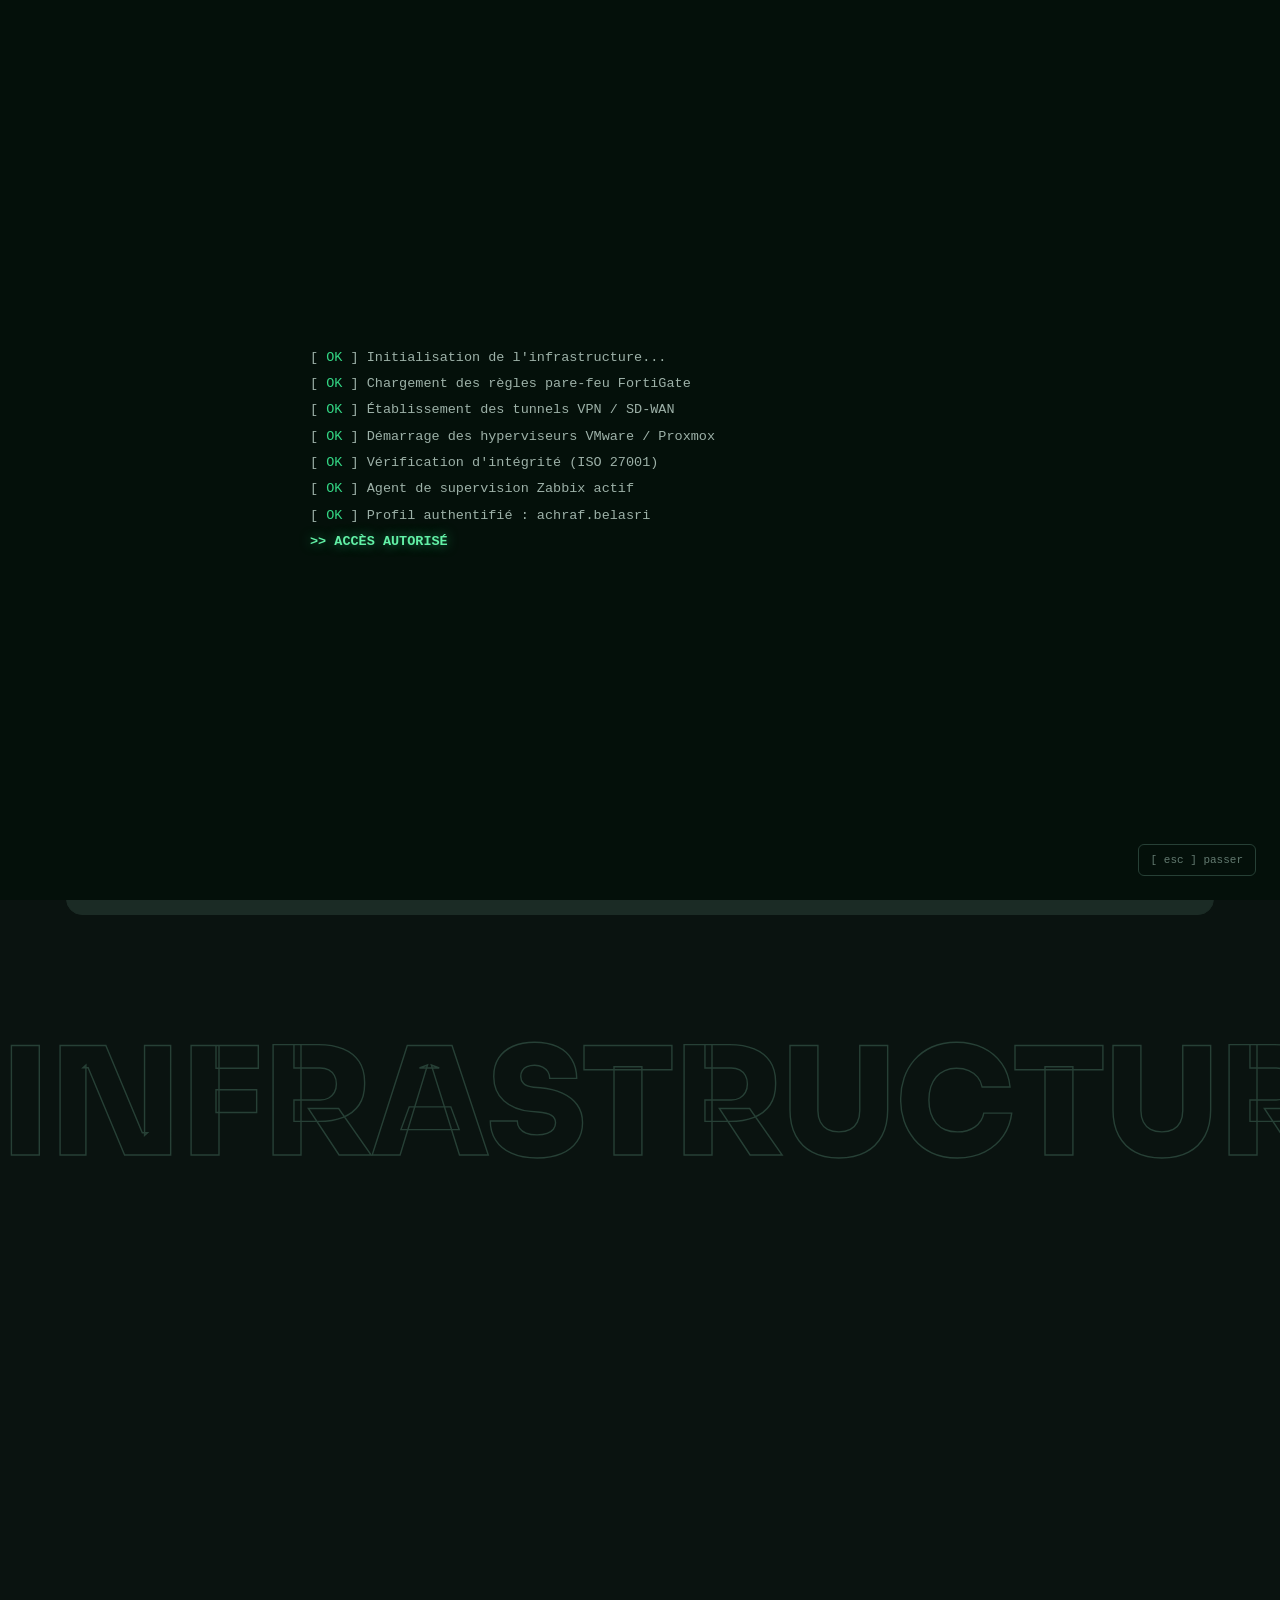
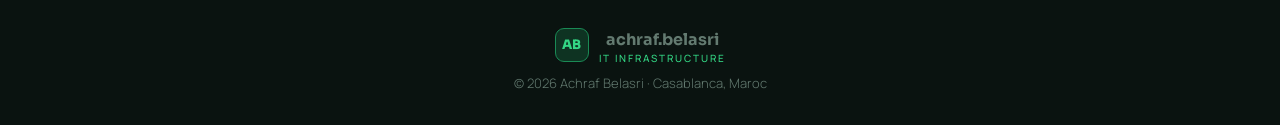
<file: index_16.html>
<!DOCTYPE html>
<html lang="fr" dir="ltr">
<head>
<meta charset="UTF-8" />
<meta name="viewport" content="width=device-width, initial-scale=1.0" />
<title>Achraf Belasri — Administrateur d'Exploitation IT & Infrastructures Hybrides</title>
<meta name="description" content="Achraf Belasri, Administrateur d'Exploitation IT à Casablanca. 8+ ans en infrastructures hybrides multi-sites : virtualisation (VMware, Proxmox, Nutanix), systèmes Windows/Linux, haute disponibilité, automatisation et supervision 24/7." />
<meta name="keywords" content="Achraf Belasri, Administrateur Exploitation IT, Infrastructure IT, Virtualisation, VMware, Proxmox, Nutanix, Windows Server, Linux, Haute Disponibilité, Supervision, Zabbix, Ansible, Réseaux, Sécurité, FortiGate, SD-WAN, Veeam, Casablanca, ITIL v4, ISO 27001" />
<link rel="canonical" href="https://achraf-belasri.vercel.app/index.html" />
<link rel="alternate" hreflang="fr" href="https://achraf-belasri.vercel.app/index.html" /><link rel="alternate" hreflang="en" href="https://achraf-belasri.vercel.app/en.html" /><link rel="alternate" hreflang="es" href="https://achraf-belasri.vercel.app/es.html" /><link rel="alternate" hreflang="ar" href="https://achraf-belasri.vercel.app/ar.html" />
<meta property="og:type" content="website" />
<meta property="og:url" content="https://achraf-belasri.vercel.app/index.html" />
<meta property="og:locale" content="fr" />
<meta property="og:title" content="Achraf Belasri — Administrateur d'Exploitation IT & Infrastructures Hybrides" />
<meta property="og:description" content="8+ ans en infrastructures IT hybrides : virtualisation, Windows/Linux, haute disponibilité, automatisation et supervision 24/7. Casablanca." />
<meta property="og:image" content="https://achraf-belasri.vercel.app/og-image.png" />
<meta property="og:image:width" content="1200" />
<meta property="og:image:height" content="630" />
<meta name="twitter:card" content="summary_large_image" />
<meta name="twitter:title" content="Achraf Belasri — Administrateur d'Exploitation IT & Infrastructures Hybrides" />
<meta name="twitter:description" content="8+ ans en infrastructures IT hybrides : virtualisation, Windows/Linux, haute disponibilité, automatisation et supervision 24/7. Casablanca." />
<meta name="twitter:image" content="https://achraf-belasri.vercel.app/og-image.png" />
<link rel="preconnect" href="https://fonts.googleapis.com" />
<link rel="preconnect" href="https://fonts.gstatic.com" crossorigin />
<link href="https://fonts.googleapis.com/css2?family=Sora:wght@400;500;600;700;800&family=Manrope:wght@300;400;500;600;700&display=swap" rel="stylesheet" />

<style>
  :root{
    --bg:#0a1310;--bg-2:#0c1714;--panel:#0f1c18;--panel-2:#11211b;--line:#1b2b25;--line-2:#274036;
    --fg:#e8f2ed;--fg-dim:#9db1a8;--fg-faint:#637a70;
    --green:#33d684;--green-2:#62f0a6;--green-dim:#1a8a55;--green-deep:#0e3322;
    --disp:'Sora',system-ui,sans-serif;--sans:'Manrope',system-ui,sans-serif;--maxw:1200px;
  }
  *{margin:0;padding:0;box-sizing:border-box}
  html{scroll-behavior:smooth}
  body{background:var(--bg);color:var(--fg);font-family:var(--sans);font-weight:300;line-height:1.65;-webkit-font-smoothing:antialiased;overflow-x:hidden}
  body::before{content:"";position:fixed;inset:0;z-index:0;pointer-events:none;background:radial-gradient(900px 500px at 88% -8%,rgba(51,214,132,.10),transparent 60%),radial-gradient(700px 500px at 5% 18%,rgba(51,214,132,.06),transparent 60%)}
  .wrap{position:relative;z-index:1;max-width:var(--maxw);margin:0 auto;padding:0 26px}
  a{color:inherit;text-decoration:none}
  ::selection{background:var(--green);color:#04140c}
  h1,h2,h3,.disp{font-family:var(--disp)}
  .grn{color:var(--green)}

  /* NAV */
  nav{position:fixed;top:0;left:0;right:0;z-index:60;transition:.3s;border-bottom:1px solid transparent}
  nav.scrolled{background:rgba(10,19,16,.86);backdrop-filter:blur(12px);border-bottom-color:var(--line)}
  .nav-in{max-width:var(--maxw);margin:0 auto;padding:16px 26px;display:flex;align-items:center;gap:20px}
  .logo{display:flex;align-items:center;gap:10px;font-family:var(--disp);font-weight:700;font-size:16px}
  .logo .mark{width:34px;height:34px;border-radius:9px;border:1px solid var(--green-dim);display:flex;align-items:center;justify-content:center;color:var(--green);background:var(--green-deep);font-weight:800;font-size:13px}
  .logo small{display:block;font-family:var(--sans);font-weight:500;font-size:10px;letter-spacing:2px;color:var(--green);text-transform:uppercase;line-height:1}
  .nav-links{margin:0 auto;display:flex;gap:30px;font-size:14px;font-weight:500}
  .nav-links a{color:var(--fg-dim);transition:.2s}
  .nav-links a:hover{color:var(--green)}
  .talk{font-family:var(--disp);font-weight:600;font-size:13.5px;padding:10px 20px;border-radius:8px;border:1px solid var(--green-dim);color:var(--green);transition:.2s}
  .talk:hover{background:var(--green);color:#04140c;box-shadow:0 8px 26px rgba(51,214,132,.3)}
  @media(max-width:880px){.nav-links{display:none}}

  /* HERO */
  header{min-height:100vh;display:flex;align-items:center;padding:120px 0 60px;position:relative}
  .shield-bg{position:absolute;top:60px;right:-40px;width:420px;height:420px;z-index:0;opacity:.05;color:var(--green)}
  .hero{display:grid;grid-template-columns:1.05fr .95fr;gap:30px;width:100%;align-items:center;position:relative;z-index:1}
  @media(max-width:900px){.hero{grid-template-columns:1fr;gap:46px}}
  .lockbadge{width:46px;height:46px;border-radius:12px;background:var(--green-deep);border:1px solid var(--green-dim);display:flex;align-items:center;justify-content:center;color:var(--green);margin-bottom:22px}
  .eyebrow{font-family:var(--disp);font-weight:600;letter-spacing:5px;font-size:13px;color:var(--fg-dim);text-transform:uppercase;margin-bottom:18px}
  h1.name{font-weight:800;font-size:clamp(48px,8.6vw,96px);line-height:.88;letter-spacing:-3px;margin-bottom:14px;text-transform:uppercase}
  .subrole{font-family:var(--disp);font-weight:600;font-size:clamp(16px,2.3vw,23px);color:var(--fg);letter-spacing:-.3px;margin-bottom:20px}
  .lede{max-width:520px;font-size:16px;color:var(--fg-dim);margin-bottom:32px}
  .cta{display:flex;gap:14px;flex-wrap:wrap}
  .btn{font-family:var(--disp);font-size:14px;font-weight:600;padding:13px 24px;border-radius:9px;border:1px solid var(--line-2);color:var(--fg);transition:.2s;display:inline-flex;align-items:center;gap:9px;cursor:pointer}
  .btn:hover{border-color:var(--green);color:var(--green);transform:translateY(-2px)}
  .btn.primary{background:var(--green);color:#04140c;border-color:var(--green)}
  .btn.primary:hover{background:var(--green-2);color:#04140c;box-shadow:0 10px 30px rgba(51,214,132,.32)}

  /* HERO VISUAL */
  .visual{position:relative;display:flex;flex-direction:column;justify-content:center;align-items:center;gap:10px;min-height:540px}
  .radar-card{width:300px;max-width:86vw}
  .blob{position:absolute;width:520px;height:520px;max-width:96vw;border-radius:50%;background:radial-gradient(circle at 50% 42%,rgba(51,214,132,.34),rgba(51,214,132,.07) 58%,transparent 72%);filter:blur(6px);animation:float 7s ease-in-out infinite}
  .photo-ring{position:relative;width:450px;height:450px;max-width:86vw;border-radius:50%;overflow:hidden;border:1.5px solid var(--green-dim);box-shadow:0 0 0 10px rgba(51,214,132,.06),0 24px 60px rgba(0,0,0,.5);z-index:2}
  .photo-ring img{width:100%;height:100%;object-fit:cover;object-position:center top}
  .dotline{position:absolute;top:6%;left:2%;width:150px;height:150px;z-index:1;color:var(--green);opacity:.8}
  .ic-badge{position:absolute;width:52px;height:52px;border-radius:14px;background:var(--panel);border:1px solid var(--line-2);display:flex;align-items:center;justify-content:center;color:var(--green);box-shadow:0 10px 26px rgba(0,0,0,.45);z-index:3}
  .ic-tl{top:14%;left:4%;animation:float 5s ease-in-out infinite}
  .ic-tr{top:18%;right:3%;animation:float 6s ease-in-out infinite .5s}
  @keyframes float{0%,100%{transform:translateY(0)}50%{transform:translateY(-12px)}}

  /* STATS STRIP */
  .stats{display:grid;grid-template-columns:repeat(4,1fr);gap:1px;background:var(--line);border:1px solid var(--line);border-radius:16px;overflow:hidden;margin-top:54px}
  .stat{background:var(--panel);padding:22px 18px;text-align:center}
  .stat .v{font-family:var(--disp);font-weight:800;font-size:clamp(24px,4vw,34px);color:var(--green)}
  .stat .l{font-size:12.5px;color:var(--fg-dim);margin-top:5px}
  @media(max-width:720px){.stats{grid-template-columns:repeat(2,1fr)}}

  /* OUTLINE BAND */
  .band{padding:60px 0 10px;text-align:center;overflow:hidden}
  .outline-text{font-family:var(--disp);font-weight:800;font-size:clamp(40px,12vw,150px);line-height:.92;letter-spacing:-2px;color:transparent;-webkit-text-stroke:1.4px var(--line-2);text-transform:uppercase;white-space:nowrap}
  .outline-text .on{-webkit-text-stroke:1.4px var(--green-dim)}

  /* SECTIONS */
  section{padding:84px 0;position:relative}
  .head{text-align:center;max-width:680px;margin:0 auto 50px}
  .tagline{font-family:var(--disp);font-weight:600;letter-spacing:4px;font-size:12.5px;color:var(--green);text-transform:uppercase;margin-bottom:14px}
  .head h2{font-weight:800;font-size:clamp(26px,4.4vw,40px);letter-spacing:-1px;text-transform:uppercase;line-height:1.1}
  .head p{color:var(--fg-dim);font-size:15.5px;margin-top:16px}

  /* ABOUT */
  .about{display:grid;grid-template-columns:1fr 1fr;gap:46px;align-items:center}
  @media(max-width:860px){.about{grid-template-columns:1fr;gap:30px}}
  .about h2{font-weight:800;font-size:clamp(24px,3.8vw,34px);letter-spacing:-.6px;text-transform:uppercase;margin-bottom:18px;line-height:1.12}
  .about p{color:var(--fg-dim);font-size:15.5px;margin-bottom:16px}
  .about p strong{color:var(--fg);font-weight:600}
  .checks{list-style:none;display:grid;grid-template-columns:1fr 1fr;gap:12px;margin-top:8px}
  .checks li{display:flex;align-items:center;gap:10px;font-family:var(--disp);font-weight:500;font-size:14px;color:var(--fg)}
  .checks li .c{width:22px;height:22px;border-radius:6px;background:var(--green-deep);color:var(--green);display:flex;align-items:center;justify-content:center;font-size:12px;flex:none}
  .about-card{background:var(--panel);border:1px solid var(--line);border-radius:18px;padding:8px}
  .about-card .inner{border:1px dashed var(--line-2);border-radius:14px;padding:26px}
  .fact{display:flex;justify-content:space-between;gap:14px;padding:13px 0;border-bottom:1px solid var(--line);font-size:14px}
  .fact:last-child{border-bottom:0}
  .fact .k{color:var(--fg-faint);font-family:var(--disp);font-weight:500}
  .fact .v{color:var(--fg);text-align:right}

  /* SERVICES */
  .grid3{display:grid;grid-template-columns:repeat(3,1fr);gap:18px}
  @media(max-width:920px){.grid3{grid-template-columns:repeat(2,1fr)}}
  @media(max-width:600px){.grid3{grid-template-columns:1fr}}
  .scard{background:var(--panel);border:1px solid var(--line);border-radius:16px;padding:28px;transition:.25s}
  .scard:hover{border-color:var(--green-dim);transform:translateY(-5px);background:var(--panel-2)}
  .sico{width:54px;height:54px;border-radius:13px;background:var(--green-deep);border:1px solid var(--green-dim);display:flex;align-items:center;justify-content:center;color:var(--green);margin-bottom:18px}
  .scard h3{font-weight:700;font-size:18px;margin-bottom:9px}
  .scard p{font-size:13.5px;color:var(--fg-dim);margin-bottom:15px}
  .scard.wide{grid-column:1/-1;display:flex;gap:24px;align-items:flex-start}
  .scard.wide .sico{margin-bottom:0;flex:none}
  @media(max-width:600px){.scard.wide{flex-direction:column;gap:14px}}
  .tags{display:flex;flex-wrap:wrap;gap:7px}
  .tag{font-size:11.5px;font-family:var(--disp);font-weight:500;color:var(--fg-dim);border:1px solid var(--line-2);border-radius:6px;padding:4px 10px;transition:.18s}
  .tag:hover{color:var(--green);border-color:var(--green)}

  /* PORTFOLIO */
  .grid2{display:grid;grid-template-columns:repeat(2,1fr);gap:18px}
  @media(max-width:820px){.grid2{grid-template-columns:1fr}}
  .pcard{background:var(--panel);border:1px solid var(--line);border-radius:16px;padding:26px;display:flex;flex-direction:column;gap:12px;transition:.25s;position:relative;overflow:hidden}
  .pcard::after{content:"";position:absolute;top:0;left:0;width:100%;height:3px;background:linear-gradient(90deg,var(--green),transparent);transform:scaleX(0);transform-origin:left;transition:transform .3s}
  .pcard:hover{border-color:var(--green-dim);transform:translateY(-5px)}
  .pcard:hover::after{transform:scaleX(1)}
  .pc-top{display:flex;justify-content:space-between;align-items:center}
  .pc-no{font-family:var(--disp);font-weight:700;font-size:13px;color:var(--green)}
  .pc-badge{font-family:var(--disp);font-size:11px;font-weight:600;color:var(--green);background:var(--green-deep);border-radius:20px;padding:4px 12px;text-transform:uppercase;letter-spacing:.5px}
  .pcard h3{font-weight:700;font-size:18px}
  .pcard .ctx{font-size:13.5px;color:var(--fg-dim)}
  .pcard ul{list-style:none;display:flex;flex-direction:column;gap:6px}
  .pcard li{font-size:13px;color:var(--fg-dim);padding-left:18px;position:relative}
  .pcard li::before{content:"\2713";position:absolute;left:0;color:var(--green)}
  .pcard .st{font-family:var(--disp);font-size:12px;color:var(--fg-faint);margin-top:auto;padding-top:12px;border-top:1px solid var(--line)}

  /* TIMELINE */
  .tl{max-width:760px;margin:0 auto;position:relative;padding-left:28px}
  .tl::before{content:"";position:absolute;left:5px;top:8px;bottom:8px;width:1px;background:var(--line-2)}
  .tlitem{position:relative;padding-bottom:34px}
  .tlitem:last-child{padding-bottom:0}
  .tlitem::before{content:"";position:absolute;left:-26px;top:6px;width:11px;height:11px;border-radius:50%;background:var(--bg);border:2px solid var(--green)}
  .tldate{font-family:var(--disp);font-weight:600;font-size:12.5px;color:var(--green);margin-bottom:5px}
  .tlrole{font-family:var(--disp);font-weight:600;font-size:17px}
  .tlorg{font-size:13.5px;color:var(--fg-dim);margin-bottom:9px}
  .tlitem ul{list-style:none;display:flex;flex-direction:column;gap:6px}
  .tlitem li{font-size:14px;color:var(--fg-dim);padding-left:16px;position:relative}
  .tlitem li::before{content:"\203A";position:absolute;left:0;color:var(--green)}

  /* CERTS */
  .mods{display:flex;flex-wrap:wrap;gap:12px;justify-content:center;max-width:920px;margin:0 auto}
  .mod{background:var(--panel);border:1px solid var(--line);border-radius:12px;padding:15px 20px;display:flex;align-items:center;gap:12px;transition:.2s}
  .mod:hover{border-color:var(--green-dim);transform:translateY(-3px)}
  .mod .chk{width:26px;height:26px;border-radius:7px;background:var(--green-deep);color:var(--green);display:flex;align-items:center;justify-content:center;flex:none}
  .mod b{font-family:var(--disp);font-weight:600;font-size:14px}
  .mod span{font-size:11.5px;color:var(--fg-faint)}

  /* CONTACT */
  .cta-band{background:linear-gradient(120deg,var(--green-deep),var(--panel));border:1px solid var(--green-dim);border-radius:24px;padding:54px 40px;text-align:center;position:relative;overflow:hidden}
  .cta-band h2{font-weight:800;font-size:clamp(26px,4.4vw,42px);letter-spacing:-1px;text-transform:uppercase;margin-bottom:14px}
  .cta-band p{color:var(--fg-dim);max-width:520px;margin:0 auto 28px;font-size:16px}
  .cta-band .cta{justify-content:center}

  footer{border-top:1px solid var(--line);margin-top:80px;padding:30px 0;text-align:center;font-size:13px;color:var(--fg-faint)}
  footer .logo{justify-content:center;margin-bottom:10px}

  .reveal{opacity:0;transform:translateY(26px);transition:opacity .7s cubic-bezier(.2,.7,.2,1),transform .7s cubic-bezier(.2,.7,.2,1)}
  .reveal.in{opacity:1;transform:none}
  .stagger>*{opacity:0;transform:translateY(20px);transition:opacity .6s,transform .6s}
  .stagger.in>*{opacity:1;transform:none}
  .stagger.in>*:nth-child(1){transition-delay:.05s}.stagger.in>*:nth-child(2){transition-delay:.11s}
  .stagger.in>*:nth-child(3){transition-delay:.17s}.stagger.in>*:nth-child(4){transition-delay:.23s}
  .stagger.in>*:nth-child(5){transition-delay:.29s}.stagger.in>*:nth-child(6){transition-delay:.35s}
  @media(prefers-reduced-motion:reduce){.reveal,.stagger>*{opacity:1;transform:none;transition:none}.blob,.ic-tl,.ic-tr{animation:none}}

  /* ===== TERMINAL / SOC LAYER (inspiré du thème hacker) ===== */
  .mono{font-family:ui-monospace,'SF Mono',Menlo,monospace}

  /* MESH BACKGROUND (réseau animé) */
  #mesh{position:fixed;inset:0;z-index:0;pointer-events:none;opacity:.55}

  /* scanlines discrètes globales */
  body::after{content:"";position:fixed;inset:0;z-index:0;pointer-events:none;background:repeating-linear-gradient(0deg,transparent 0,transparent 2px,rgba(0,0,0,.16) 3px,transparent 4px);opacity:.4;mix-blend-mode:multiply}

  /* BOOT SEQUENCE */
  #boot{position:fixed;inset:0;z-index:200;background:#04100a;display:flex;align-items:center;justify-content:center;transition:opacity .5s}
  #boot.hidden{opacity:0;pointer-events:none}
  .boot-box{font-family:ui-monospace,monospace;font-size:13.5px;line-height:1.95;width:min(660px,90vw);color:var(--fg-dim)}
  .boot-box .ok{color:var(--green)}
  .boot-box .grant{color:var(--green-2);font-weight:700;text-shadow:0 0 12px rgba(51,214,132,.6)}
  .boot-box .blink{display:inline-block;width:8px;height:15px;background:var(--green);vertical-align:-2px;animation:bk 1s steps(1) infinite}
  @keyframes bk{50%{opacity:0}}
  .boot-skip{position:fixed;bottom:24px;right:24px;font-family:ui-monospace,monospace;font-size:11px;color:var(--fg-faint);border:1px solid var(--line-2);border-radius:6px;padding:6px 12px;cursor:pointer}

  /* STATUS PILL dans la nav */
  .sysok{display:inline-flex;align-items:center;gap:8px;font-family:ui-monospace,monospace;font-size:11.5px;color:var(--green);border:1px solid var(--green-dim);border-radius:100px;padding:4px 12px}
  .dot{width:7px;height:7px;border-radius:50%;background:var(--green);box-shadow:0 0 8px var(--green);animation:pulse 2s infinite}
  @keyframes pulse{0%{box-shadow:0 0 0 0 rgba(51,214,132,.5)}70%{box-shadow:0 0 0 7px rgba(51,214,132,0)}100%{box-shadow:0 0 0 0 rgba(51,214,132,0)}}
  .sys-clock{margin-left:14px;font-family:ui-monospace,monospace;font-size:12px;color:var(--fg-dim)}
  .sys-clock b{color:var(--fg)}
  @media(max-width:880px){.sys-clock{display:none}}

  /* GLITCH sur le nom */
  .glitch{position:relative;display:inline-block}
  .glitch::before,.glitch::after{content:attr(data-text);position:absolute;left:0;top:0;width:100%;height:100%;overflow:hidden;color:var(--green)}
  .glitch::before{color:var(--green-2);z-index:-1;animation:glA 3s infinite linear alternate-reverse}
  .glitch::after{color:#1fe3ff;z-index:-2;animation:glB 2.4s infinite linear alternate-reverse}
  @keyframes glA{0%{clip-path:inset(0 0 85% 0);transform:translate(-2px,-1px)}20%{clip-path:inset(40% 0 40% 0);transform:translate(2px,1px)}40%{clip-path:inset(80% 0 5% 0);transform:translate(-1px,1px)}60%{clip-path:inset(10% 0 70% 0);transform:translate(2px,-1px)}80%{clip-path:inset(55% 0 25% 0);transform:translate(-2px,1px)}100%{clip-path:inset(20% 0 60% 0);transform:translate(1px,0)}}
  @keyframes glB{0%{clip-path:inset(60% 0 20% 0);transform:translate(2px,1px)}25%{clip-path:inset(20% 0 60% 0);transform:translate(-2px,-1px)}50%{clip-path:inset(75% 0 5% 0);transform:translate(1px,1px)}75%{clip-path:inset(30% 0 45% 0);transform:translate(-1px,-1px)}100%{clip-path:inset(50% 0 35% 0);transform:translate(2px,0)}}

  /* FRAPPE du rôle */
  .typedrole{font-family:ui-monospace,monospace;font-size:clamp(13px,1.9vw,16px);color:var(--green);margin-bottom:18px;min-height:1.4em;letter-spacing:.3px}
  .typedrole .cur{display:inline-block;width:8px;height:1.05em;background:var(--green);margin-left:2px;transform:translateY(2px);animation:bk 1.1s steps(1) infinite}

  /* PHOTO SCAN overlay sur l'anneau */
  .photo-ring .scan-tint{position:absolute;inset:0;z-index:2;pointer-events:none;background:linear-gradient(155deg,rgba(51,214,132,.18),transparent 48%);mix-blend-mode:screen;border-radius:50%}
  .photo-ring .scan-lines{position:absolute;inset:0;z-index:2;pointer-events:none;background:repeating-linear-gradient(0deg,transparent 0,transparent 2px,rgba(51,214,132,.06) 3px,transparent 4px);border-radius:50%}
  .photo-ring .scan-bar{position:absolute;left:0;right:0;height:70px;z-index:3;pointer-events:none;background:linear-gradient(180deg,transparent,rgba(51,214,132,.28),transparent);animation:scanmove 3.4s ease-in-out infinite}
  @keyframes scanmove{0%{top:-70px}100%{top:100%}}
  .photo-cap{position:absolute;left:0;right:0;bottom:0;display:flex;align-items:center;gap:8px;justify-content:center;padding:14px 14px 24px;font-family:ui-monospace,monospace;font-size:10.5px;letter-spacing:.5px;color:var(--green);background:linear-gradient(0deg,rgba(4,16,10,.92),transparent);z-index:4}

  /* THREAT RADAR */
  .radar-card{background:var(--panel);border:1px solid var(--line);border-radius:16px;overflow:hidden;margin-top:18px}
  .radar-head{display:flex;align-items:center;gap:9px;padding:11px 16px;border-bottom:1px solid var(--line);font-family:ui-monospace,monospace;font-size:11.5px;color:var(--fg-dim)}
  .radar-head .lights{display:flex;gap:6px}
  .radar-head .lights i{width:9px;height:9px;border-radius:50%;display:block}
  .l-r{background:#ff5f57}.l-y{background:#febc2e}.l-g{background:#28c840}
  .radar-head .rt{margin-left:6px;color:var(--fg)}
  .radar-body{padding:18px;display:flex;justify-content:center}
  .radar{position:relative;width:150px;height:150px;border-radius:50%;background:radial-gradient(circle,rgba(51,214,132,.07),transparent 70%);border:1px solid var(--line-2)}
  .radar::before{content:"";position:absolute;inset:26px;border:1px solid var(--line-2);border-radius:50%}
  .radar::after{content:"";position:absolute;inset:58px;border:1px solid var(--line-2);border-radius:50%}
  .radar .cr,.radar .cr2{position:absolute;background:var(--line-2)}
  .radar .cr{left:50%;top:0;width:1px;height:100%;transform:translateX(-.5px)}
  .radar .cr2{top:50%;left:0;height:1px;width:100%;transform:translateY(-.5px)}
  .radar .sweep{position:absolute;inset:0;border-radius:50%;background:conic-gradient(from 0deg,rgba(51,214,132,.5),rgba(51,214,132,0) 60deg,transparent 360deg);animation:spin 3s linear infinite}
  @keyframes spin{to{transform:rotate(360deg)}}
  .radar .blip{position:absolute;width:6px;height:6px;border-radius:50%;background:var(--green);box-shadow:0 0 8px var(--green);animation:bp 3s infinite}
  .radar .b1{top:36px;left:98px;animation-delay:.4s}
  .radar .b2{top:100px;left:50px;animation-delay:1.6s}
  .radar .b3{top:64px;left:32px;background:var(--green-2);box-shadow:0 0 8px var(--green-2);animation-delay:2.4s}
  @keyframes bp{0%,100%{opacity:.25}50%{opacity:1}}
  .radar-gauges{display:grid;grid-template-columns:repeat(3,1fr);gap:1px;background:var(--line);border-top:1px solid var(--line)}
  .rg{background:var(--panel);padding:12px 8px;text-align:center}
  .rg .gv{font-family:ui-monospace,monospace;font-weight:700;font-size:18px;color:var(--green)}
  .rg .gl{font-size:10px;color:var(--fg-faint);margin-top:3px;font-family:ui-monospace,monospace}

  @media(prefers-reduced-motion:reduce){.glitch::before,.glitch::after,.dot,.radar .sweep,.radar .blip,.scan-bar,.typedrole .cur{animation:none}#mesh{display:none}}

  /* language switcher */
  .langs{display:flex;gap:5px;margin-inline-start:14px}
  .langs a{font-family:var(--disp);font-size:11.5px;font-weight:600;padding:5px 9px;border-radius:6px;border:1px solid var(--line-2);color:var(--fg-dim);transition:.18s}
  .langs a:hover{color:var(--green);border-color:var(--green)}
  .langs a.on{background:var(--green);color:#04140c;border-color:var(--green)}
  @media(max-width:560px){.langs a{padding:4px 7px;font-size:11px}}

#mesh{position:fixed;inset:0;z-index:0;pointer-events:none;opacity:.55}
  #boot{position:fixed;inset:0;z-index:200;background:#04100a;display:flex;align-items:center;justify-content:center;transition:opacity .5s}
  #boot.hidden{opacity:0;pointer-events:none}
  .boot-box{font-family:ui-monospace,monospace;font-size:13.5px;line-height:1.95;width:min(660px,90vw);color:var(--fg-dim)}
  .boot-box .ok{color:var(--green)}
  .boot-box .grant{color:var(--green-2);font-weight:700;text-shadow:0 0 12px rgba(51,214,132,.6)}
  .boot-box .blink{display:inline-block;width:8px;height:15px;background:var(--green);vertical-align:-2px;animation:bk 1s steps(1) infinite}
  @keyframes bk{50%{opacity:0}}
  .boot-skip{position:fixed;bottom:24px;right:24px;font-family:ui-monospace,monospace;font-size:11px;color:var(--fg-faint);border:1px solid var(--line-2);border-radius:6px;padding:6px 12px;cursor:pointer}
  .glitch{position:relative;display:inline-block}
  .glitch::before,.glitch::after{content:attr(data-text);position:absolute;left:0;top:0;width:100%;height:100%;overflow:hidden;color:var(--green)}
  .glitch::before{color:var(--green-2);z-index:-1;animation:glA 3s infinite linear alternate-reverse}
  .glitch::after{color:#1fe3ff;z-index:-2;animation:glB 2.4s infinite linear alternate-reverse}
  @keyframes glA{0%{clip-path:inset(0 0 85% 0);transform:translate(-2px,-1px)}20%{clip-path:inset(40% 0 40% 0);transform:translate(2px,1px)}40%{clip-path:inset(80% 0 5% 0);transform:translate(-1px,1px)}60%{clip-path:inset(10% 0 70% 0);transform:translate(2px,-1px)}80%{clip-path:inset(55% 0 25% 0);transform:translate(-2px,1px)}100%{clip-path:inset(20% 0 60% 0);transform:translate(1px,0)}}
  @keyframes glB{0%{clip-path:inset(60% 0 20% 0);transform:translate(2px,1px)}25%{clip-path:inset(20% 0 60% 0);transform:translate(-2px,-1px)}50%{clip-path:inset(75% 0 5% 0);transform:translate(1px,1px)}75%{clip-path:inset(30% 0 45% 0);transform:translate(-1px,-1px)}100%{clip-path:inset(50% 0 35% 0);transform:translate(2px,0)}}

  /* ---- RTL adjustments ---- */
  [dir="rtl"] body{font-family:'Noto Kufi Arabic','Manrope',system-ui,sans-serif}
  [dir="rtl"] h1,[dir="rtl"] h2,[dir="rtl"] h3,[dir="rtl"] .disp,[dir="rtl"] .logo,
  [dir="rtl"] .btn,[dir="rtl"] .tagline,[dir="rtl"] .eyebrow,[dir="rtl"] .subrole{font-family:'Noto Kufi Arabic','Sora',system-ui,sans-serif}
  [dir="rtl"] h1.name,[dir="rtl"] h2,[dir="rtl"] .subrole,[dir="rtl"] .outline-text{letter-spacing:0}
  [dir="rtl"] .eyebrow{letter-spacing:2px}
  [dir="rtl"] h1.name{line-height:1.05}
  [dir="rtl"] .tl{padding-left:0;padding-right:28px}
  [dir="rtl"] .tl::before{left:auto;right:5px}
  [dir="rtl"] .tlitem::before{left:auto;right:-26px}
  [dir="rtl"] .tlitem li{padding-left:0;padding-right:16px}
  [dir="rtl"] .tlitem li::before{left:auto;right:0;content:"\2039"}
  [dir="rtl"] .pcard li{padding-left:0;padding-right:18px}
  [dir="rtl"] .pcard li::before{left:auto;right:0}
  [dir="rtl"] .fact .v{text-align:left}
  [dir="rtl"] .dotline{left:auto;right:2%;transform:scaleX(-1)}
  [dir="rtl"] .ic-tl{left:auto;right:4%}
  [dir="rtl"] .ic-tr{right:auto;left:3%}
  [dir="rtl"] .scard::after,[dir="rtl"] .pcard::after{transform-origin:right}
  [dir="rtl"] .boot-skip{right:auto;left:24px}
  .boot-box{direction:ltr;text-align:left}
</style>
</head>
<body>

<canvas id="mesh"></canvas>

<div id="boot">
  <div class="boot-box" id="bootLog"></div>
  <div class="boot-skip" id="bootSkip">[ esc ] passer</div>
</div>

<nav id="nav">
  <div class="nav-in">
    <a href="#top" class="logo"><span class="mark">AB</span><span>achraf.belasri<small>IT Infrastructure</small></span></a>
    <div class="nav-links">
      <a href="#top">Accueil</a>
      <a href="#about">À propos</a>
      <a href="#services">Compétences</a>
      <a href="#portfolio">Portfolio</a>
      <a href="#certs">Formations</a>
    </div>
    <div class="langs"><a href="index.html" class="on" hreflang="fr">FR</a><a href="en.html" class="" hreflang="en">EN</a><a href="es.html" class="" hreflang="es">ES</a><a href="ar.html" class="" hreflang="ar">AR</a></div>
    <a href="#contact" class="talk">Parlons-en</a>
  </div>
</nav>

<header id="top">
  <svg class="shield-bg" viewBox="0 0 24 24" fill="none" stroke="currentColor" stroke-width="1"><path d="M12 2l8 3v6c0 5-3.5 8.5-8 11-4.5-2.5-8-6-8-11V5l8-3z"/></svg>
  <div class="wrap">
    <div class="hero">
      <div class="hero-id">
        <div class="lockbadge reveal"><svg width="22" height="22" viewBox="0 0 24 24" fill="none" stroke="currentColor" stroke-width="1.8"><rect x="4" y="10" width="16" height="11" rx="2"/><path d="M8 10V7a4 4 0 0 1 8 0v3"/></svg></div>
        <div class="eyebrow reveal">Je suis</div>
        <h1 class="name reveal">Achraf<br><span class="grn glitch" data-text="Belasri">Belasri</span></h1>
        <p class="subrole reveal">Administrateur d'Exploitation IT · Infrastructures Hybrides &amp; Réseaux · Virtualisation · Supervision 24/7</p>
        <p class="lede reveal">8+ ans d'expérience dans la conception, l'optimisation et le maintien en conditions opérationnelles d'infrastructures IT hybrides multi-sites. Spécialisé en virtualisation, systèmes Windows/Linux, haute disponibilité et automatisation.</p>
        <div class="cta reveal">
          <a class="btn primary" href="cv_Achraf_BELASRI.pdf" download>Télécharger le CV</a>
          <a class="btn" href="#portfolio">Voir mes projets</a>
        </div>
      </div>

      <div class="visual reveal">
        <svg class="dotline" viewBox="0 0 150 150" fill="none" stroke="currentColor" stroke-width="2" stroke-dasharray="2 7" stroke-linecap="round"><path d="M8 142 C 8 70, 40 20, 120 14"/></svg>
        <div class="blob"></div>
        <div class="ic-badge ic-tl"><svg width="22" height="22" viewBox="0 0 24 24" fill="none" stroke="currentColor" stroke-width="1.8"><rect x="4" y="10" width="16" height="11" rx="2"/><path d="M8 10V7a4 4 0 0 1 8 0v3"/></svg></div>
        <div class="ic-badge ic-tr"><svg width="22" height="22" viewBox="0 0 24 24" fill="none" stroke="currentColor" stroke-width="1.8"><path d="M5 3l14 7-6 2-2 6-6-15z"/></svg></div>
        <div class="photo-ring"><img src="[data-uri]" alt="Achraf Belasri" /></div>
      </div>
    </div>

    <div class="stats stagger"><div class="stat"><div class="v">8+</div><div class="l">ans d'expérience</div></div><div class="stat"><div class="v">24/7</div><div class="l">supervision &amp; SLA</div></div><div class="stat"><div class="v">ITIL v4</div><div class="l">formé · ISO 27001</div></div><div class="stat"><div class="v">Multi-sites</div><div class="l">infra hybride</div></div></div>
  </div>
</header>

<div class="band"><div class="outline-text">INFRASTRUCTURE<span class="on"> IT</span></div></div>

<section id="about">
  <div class="wrap">
    <div class="about">
      <div class="reveal">
        <div class="tagline" style="text-align:start">À propos</div>
        <h2>Expert terrain en Infrastructure IT</h2>
        <p>Basé à Casablanca, je gère des <strong>environnements hybrides complexes</strong> (Windows Server, Linux, <strong>VMware</strong>, <strong>Proxmox</strong>, <strong>Nutanix</strong>) avec un fort accent sur la <strong>performance</strong>, la <strong>résilience</strong> et l'<strong>automatisation</strong>.</p>
        <p><strong>Formé ITIL v4 et ISO 27001</strong>, je garantis disponibilité, sécurité et optimisation continue.</p>
        <ul class="checks"><li><span class="c">✓</span> Virtualisation</li><li><span class="c">✓</span> Haute disponibilité</li><li><span class="c">✓</span> Supervision 24/7</li><li><span class="c">✓</span> Automatisation / IaC</li><li><span class="c">✓</span> Sauvegarde &amp; PRA</li><li><span class="c">✓</span> Réseaux &amp; Sécurité</li></ul>
      </div>
      <div class="about-card reveal"><div class="inner"><div class="fact"><span class="k">Localisation</span><span class="v">Casablanca, Maroc</span></div><div class="fact"><span class="k">Poste</span><span class="v">Administrateur d'Exploitation IT</span></div><div class="fact"><span class="k">Expérience</span><span class="v">8+ ans</span></div><div class="fact"><span class="k">Formation</span><span class="v">Licence Pro SI &amp; Réseaux<br>Univ. Ibn Tofaïl</span></div><div class="fact"><span class="k">Formations</span><span class="v">ITIL v4 · ISO/IEC 27001 (formé)</span></div><div class="fact"><span class="k">Langues</span><span class="v">Arabe · Français · Anglais</span></div></div></div>
    </div>
  </div>
</section>

<section id="services">
  <div class="wrap">
    <div class="head reveal">
      <div class="tagline">Compétences</div>
      <h2>Compétences &amp; <span class="grn">technologies</span></h2>
      <p>Les plateformes, outils et équipements que j'administre au quotidien en production.</p>
    </div>
    <div class="grid3 stagger"><div class="scard"><div class="sico"><svg width="26" height="26" viewBox="0 0 24 24" fill="none" stroke="currentColor" stroke-width="1.7"><rect x="3" y="4" width="18" height="6" rx="1.5"/><rect x="3" y="14" width="18" height="6" rx="1.5"/><path d="M7 7h.01M7 17h.01"/></svg></div><h3>Virtualisation &amp; Haute Disponibilité</h3><p>Provisionnement de VMs, réseau virtuel et migrations à chaud sans interruption.</p><div class="tags"><span class="tag">VMware ESXi/vCenter</span><span class="tag">Proxmox VE</span><span class="tag">Nutanix AHV</span><span class="tag">Hyper-V</span><span class="tag">VLAN</span></div></div><div class="scard"><div class="sico"><svg width="26" height="26" viewBox="0 0 24 24" fill="none" stroke="currentColor" stroke-width="1.7"><path d="M3 3v18h18"/><path d="M7 14l3-4 3 3 4-6"/></svg></div><h3>Supervision &amp; Performance</h3><p>Visibilité temps réel, suivi des SLA et gestion structurée des services.</p><div class="tags"><span class="tag">Zabbix</span><span class="tag">HAProxy</span><span class="tag">GLPI</span><span class="tag">ITIL v4</span><span class="tag">SLA</span><span class="tag">N2/N3</span></div></div><div class="scard"><div class="sico"><svg width="26" height="26" viewBox="0 0 24 24" fill="none" stroke="currentColor" stroke-width="1.7"><rect x="3" y="3" width="18" height="18" rx="2"/><path d="M3 9h18M9 21V9"/></svg></div><h3>Systèmes Windows &amp; Linux</h3><p>Socle serveurs, annuaire, services web et durcissement.</p><div class="tags"><span class="tag">Windows Server 2008–2022</span><span class="tag">AD / GPO</span><span class="tag">DNS/DHCP/WSUS/IIS</span><span class="tag">Ubuntu/Debian/CentOS/RHEL</span><span class="tag">Apache/Nginx</span></div></div><div class="scard"><div class="sico"><svg width="26" height="26" viewBox="0 0 24 24" fill="none" stroke="currentColor" stroke-width="1.7"><path d="M12 2l8 3v6c0 5-3.5 8.5-8 11-4.5-2.5-8-6-8-11V5l8-3z"/><path d="M9 12l2 2 4-4"/></svg></div><h3>Réseaux &amp; Sécurité</h3><p>Sécurité périmétrique, contrôle d'accès et interconnexions chiffrées.</p><div class="tags"><span class="tag">FortiGate 100F/200F/400E</span><span class="tag">FortiNAC 802.1X</span><span class="tag">FortiAuthenticator</span><span class="tag">SD-WAN</span><span class="tag">VPN IPSec/SSL</span><span class="tag">WAF · IDS/IPS</span></div></div><div class="scard"><div class="sico"><svg width="26" height="26" viewBox="0 0 24 24" fill="none" stroke="currentColor" stroke-width="1.7"><ellipse cx="12" cy="6" rx="8" ry="3"/><path d="M4 6v6c0 1.7 3.6 3 8 3s8-1.3 8-3V6M4 12v6c0 1.7 3.6 3 8 3s8-1.3 8-3v-6"/></svg></div><h3>Sauvegarde &amp; PRA</h3><p>Résilience, réplication inter-sites et reprise d'activité testée.</p><div class="tags"><span class="tag">Veeam Backup & Replication</span><span class="tag">Réplication</span><span class="tag">Rétention</span><span class="tag">Restore tests</span></div></div><div class="scard"><div class="sico"><svg width="26" height="26" viewBox="0 0 24 24" fill="none" stroke="currentColor" stroke-width="1.7"><path d="M7 18a4 4 0 0 1 0-8 5 5 0 0 1 9.6-1.4A3.5 3.5 0 0 1 18 18H7z"/></svg></div><h3>Cloud &amp; Collaboration</h3><p>Messagerie, collaboration et sécurisation des accès cloud.</p><div class="tags"><span class="tag">Microsoft 365</span><span class="tag">Exchange Online</span><span class="tag">SharePoint</span><span class="tag">Azure AD / MFA</span><span class="tag">OVHcloud</span></div></div><div class="scard wide"><div class="sico"><svg width="26" height="26" viewBox="0 0 24 24" fill="none" stroke="currentColor" stroke-width="1.7"><path d="M12 2l2.4 4.9 5.4.8-3.9 3.8.9 5.3L12 14.9 7.2 17.6l.9-5.3L4.2 8.5l5.4-.8z"/></svg></div><div><h3>Automatisation &amp; Infrastructure as Code</h3><p>Provisionnement, configuration et déploiements reproductibles, versionnés sous Git.</p><div class="tags"><span class="tag">Proxmox VE (KVM / LXC)</span><span class="tag">Ansible</span><span class="tag">Semaphore</span><span class="tag">GitHub / GitLab</span><span class="tag">Docker / Swarm</span><span class="tag">Bash / PowerShell</span></div></div></div></div>
  </div>
</section>

<section id="portfolio">
  <div class="wrap">
    <div class="head reveal">
      <div class="tagline">Portfolio</div>
      <h2>Projets &amp; <span class="grn">déploiements</span></h2>
      <p>Des projets concrets menés en production, du déploiement à l'exploitation.</p>
    </div>
    <div class="grid2 stagger"><div class="pcard"><div class="pc-top"><span class="pc-no">01</span><span class="pc-badge">Infra</span></div><h3>Virtualisation hybride</h3><p class="ctx">Administration et optimisation des plateformes de virtualisation. <strong>Résultat : migrations à chaud sans interruption de service.</strong></p><ul><li>Provisionnement de VMs sur VMware ESXi / vCenter et Nutanix AHV.</li><li>Réseau virtuel : switchs virtuels, VLANs, segmentation.</li><li>Migrations à chaud entre hôtes, sans coupure.</li></ul><div class="st">VMware · Nutanix AHV · Proxmox · VLAN</div></div><div class="pcard"><div class="pc-top"><span class="pc-no">02</span><span class="pc-badge">Exploitation</span></div><h3>Supervision &amp; ITSM</h3><p class="ctx">Supervision proactive et gestion structurée des incidents. <strong>Résultat : détection anticipée des anomalies et SLA suivis.</strong></p><ul><li>Supervision Zabbix : tableaux de bord, seuils, suivi des SLA.</li><li>Support N2 / N3 via GLPI selon ITIL v4.</li><li>Diagnostic des incidents et amélioration continue.</li></ul><div class="st">Zabbix · GLPI · ITIL v4 · HAProxy</div></div><div class="pcard"><div class="pc-top"><span class="pc-no">03</span><span class="pc-badge">Sécurité</span></div><h3>Sécurité périmétrique Fortinet &amp; SD-WAN</h3><p class="ctx">Sécurisation et interconnexion d'une infrastructure multi-sites. <strong>Résultat : liens WAN résilients et accès réseau maîtrisé.</strong></p><ul><li>Déploiement et durcissement FortiGate 400E / 200F / 100F.</li><li>Contrôle d'accès FortiNAC (802.1X), FortiAuthenticator, EMS.</li><li>Secure SD-WAN, tunnels VPN IPSec / SSL, politiques WAF.</li></ul><div class="st">FortiGate · FortiNAC · SD-WAN · VPN · WAF</div></div><div class="pcard"><div class="pc-top"><span class="pc-no">04</span><span class="pc-badge">Résilience</span></div><h3>Sauvegarde &amp; PRA avec Veeam</h3><p class="ctx">Stratégie de sauvegarde et de reprise d'activité sur l'ensemble du parc. <strong>Résultat : restaurations testées et continuité assurée.</strong></p><ul><li>Jobs de sauvegarde et réplications inter-sites des VMs.</li><li>Politiques de rétention et planification des fenêtres.</li><li>Surveillance et tests de restauration réguliers.</li></ul><div class="st">Veeam · Réplication · PRA</div></div><div class="pcard"><div class="pc-top"><span class="pc-no">05</span><span class="pc-badge">Système</span></div><h3>Active Directory &amp; gouvernance</h3><p class="ctx">Socle d'annuaire et de sécurité Windows Server. <strong>Résultat : gestion des accès centralisée et politiques homogènes.</strong></p><ul><li>Installation serveurs (AD, ADC, DNS, DHCP, WSUS, IIS, FTP).</li><li>Comptes utilisateurs, droits NTFS, stratégies de groupe (GPO).</li><li>Politiques de sécurité et durcissement.</li></ul><div class="st">Windows Server · AD · GPO · NTFS</div></div><div class="pcard"><div class="pc-top"><span class="pc-no">06</span><span class="pc-badge">Cloud</span></div><h3>Microsoft 365 &amp; identité</h3><p class="ctx">Messagerie, collaboration et sécurisation des accès cloud. <strong>Résultat : accès protégés par MFA et accès conditionnel.</strong></p><ul><li>Exchange Online : boîtes mail, licences, SharePoint.</li><li>Sécurité des accès : MFA et accès conditionnel (Azure AD).</li><li>Gestion des licences et de la conformité.</li></ul><div class="st">M365 · Exchange · Azure AD · MFA</div></div></div>
  </div>
</section>

<section id="parcours">
  <div class="wrap">
    <div class="head reveal">
      <div class="tagline">Parcours</div>
      <h2>Expérience <span class="grn">professionnelle</span></h2>
    </div>
    <div class="tl reveal"><div class="tlitem"><div class="tldate">Mars 2026 — Présent</div><div class="tlrole">Administrateur d'Exploitation IT</div><div class="tlorg">Inforisk — Casablanca</div><ul><li>Maintien en conditions opérationnelles d'infrastructures hybrides critiques (local + datacenter).</li><li>Virtualisation Proxmox VE, supervision Zabbix et suivi de la performance des plateformes.</li><li>Haute disponibilité, sauvegarde, sécurité et amélioration continue selon ITIL v4.</li><li>Automatisation des tâches d'exploitation (Ansible, scripting) et documentation technique.</li></ul></div><div class="tlitem"><div class="tldate">Janv. 2024 — Mars 2026</div><div class="tlrole">Administrateur Systèmes &amp; Réseaux</div><div class="tlorg">Silent Believers Distribution — Berrechid</div><ul><li>Responsable de l'infrastructure hybride multi-sites : Windows Server (AD, DNS, DHCP, WSUS, IIS) et Linux.</li><li>Administration des plateformes VMware ESXi / vCenter et Nutanix AHV.</li><li>Déploiement de la sécurité Fortinet et du Secure SD-WAN entre le siège et les plateformes logistiques.</li><li>Sauvegarde et PRA via Veeam, Microsoft 365 et supervision Zabbix avec suivi des SLA.</li></ul></div><div class="tlitem"><div class="tldate">Janv. 2020 — Déc. 2023</div><div class="tlrole">Technicien Réseaux &amp; Systèmes — Indépendant</div><div class="tlorg">Auto-entrepreneur — Maroc</div><ul><li>Portefeuille clients PME en maintenance (TMA) : disponibilité et performance.</li><li>Projets de migration, virtualisation et sécurisation d'infrastructures.</li></ul></div><div class="tlitem"><div class="tldate">Déc. 2017 — Déc. 2019</div><div class="tlrole">Technicien Support Informatique</div><div class="tlorg">Pure Solutions — Casablanca</div><ul><li>Parcs multi-clients, incidents N1 / N2 et documentation technique.</li></ul></div></div>
  </div>
</section>

<section id="certs">
  <div class="wrap">
    <div class="head reveal">
      <div class="tagline">Formations</div>
      <h2>Formations &amp; <span class="grn">diplômes</span></h2>
    </div>
    <div class="mods stagger"><div class="mod"><span class="chk">✓</span><div><b>ITIL v4</b><br><span>Formation · gestion des services IT</span></div></div><div class="mod"><span class="chk">✓</span><div><b>ISO/IEC 27001</b><br><span>Formation · sécurité des SI</span></div></div><div class="mod"><span class="chk">✓</span><div><b>VMware vSphere</b><br><span>L'essentiel</span></div></div><div class="mod"><span class="chk">✓</span><div><b>Linux Server</b><br><span>Administration &amp; services</span></div></div><div class="mod"><span class="chk">✓</span><div><b>Windows Server</b><br><span>Prise en main</span></div></div><div class="mod"><span class="chk">✓</span><div><b>Licence Pro SI &amp; Réseaux</b><br><span>Univ. Ibn Tofaïl · 2025–26</span></div></div><div class="mod"><span class="chk">✓</span><div><b>TSRI</b><br><span>OFPPT Casablanca</span></div></div></div>
  </div>
</section>

<section id="contact">
  <div class="wrap">
    <div class="cta-band reveal">
      <div class="tagline">Contact</div>
      <h2>Parlons de votre <span class="grn">infrastructure</span></h2>
      <p>Ouvert aux opportunités en Administration d'Exploitation IT, Infrastructure, Virtualisation, Réseaux &amp; Sécurité — Casablanca, remote, Golfe et Europe.</p>
      <div class="cta">
        <a class="btn primary" href="mailto:belasriachraf@gmail.com">✉ belasriachraf@gmail.com</a>
        <a class="btn" href="tel:+212707161102" dir="ltr">☏ +212 707 161 102</a>
        <a class="btn" href="https://www.linkedin.com/in/achrafbelasri" target="_blank" rel="noopener">in / LinkedIn</a>
      </div>
    </div>
  </div>
</section>

<footer>
  <div class="wrap">
    <a href="#top" class="logo"><span class="mark">AB</span><span>achraf.belasri<small>IT Infrastructure</small></span></a>
    <div>© <span id="year"></span> Achraf Belasri · Casablanca, Maroc</div>
  </div>
</footer>

<script>
  document.getElementById('year').textContent=new Date().getFullYear();
  var nav=document.getElementById('nav');
  addEventListener('scroll',function(){ nav.classList.toggle('scrolled',scrollY>24); });
  var reduce=matchMedia('(prefers-reduced-motion: reduce)').matches;

  /* fond : réseau de noeuds */
  (function(){
    if(reduce) return;
    var c=document.getElementById('mesh'); if(!c) return;
    var x=c.getContext('2d'),W,H,pts=[];
    function size(){ W=c.width=innerWidth; H=c.height=Math.min(innerHeight,900); }
    size(); addEventListener('resize',size);
    var N=Math.min(46,Math.floor(innerWidth/34));
    for(var i=0;i<N;i++) pts.push({x:Math.random()*W,y:Math.random()*H,vx:(Math.random()-.5)*.3,vy:(Math.random()-.5)*.3});
    function loop(){
      x.clearRect(0,0,W,H);
      for(var i=0;i<pts.length;i++){var p=pts[i];p.x+=p.vx;p.y+=p.vy;if(p.x<0||p.x>W)p.vx*=-1;if(p.y<0||p.y>H)p.vy*=-1;}
      for(var i=0;i<pts.length;i++){for(var j=i+1;j<pts.length;j++){var a=pts[i],b=pts[j],dx=a.x-b.x,dy=a.y-b.y,d=Math.sqrt(dx*dx+dy*dy);if(d<130){x.strokeStyle='rgba(51,214,132,'+(0.12*(1-d/130))+')';x.lineWidth=1;x.beginPath();x.moveTo(a.x,a.y);x.lineTo(b.x,b.y);x.stroke();}}}
      for(var i=0;i<pts.length;i++){x.fillStyle='rgba(51,214,132,.55)';x.beginPath();x.arc(pts[i].x,pts[i].y,1.4,0,6.28);x.fill();}
      requestAnimationFrame(loop);
    }
    loop();
  })();

  /* séquence de démarrage */
  var bootLines=["[<span class='ok'>  OK  </span>] Initialisation de l'infrastructure...", "[<span class='ok'>  OK  </span>] Chargement des règles pare-feu FortiGate", "[<span class='ok'>  OK  </span>] Établissement des tunnels VPN / SD-WAN", "[<span class='ok'>  OK  </span>] Démarrage des hyperviseurs VMware / Proxmox", "[<span class='ok'>  OK  </span>] Vérification d'intégrité (ISO 27001)", "[<span class='ok'>  OK  </span>] Agent de supervision Zabbix actif", "[<span class='ok'>  OK  </span>] Profil authentifié : achraf.belasri", "<span class='grant'>&gt;&gt; ACCÈS AUTORISÉ</span>"];
  var bootEl=document.getElementById('bootLog'),bootBox=document.getElementById('boot');
  function endBoot(){ if(!bootBox) return; bootBox.classList.add('hidden'); document.body.style.overflow=''; setTimeout(function(){ if(bootBox.parentNode) bootBox.parentNode.removeChild(bootBox); },600); kickReveals(); }
  document.getElementById('bootSkip').onclick=endBoot;
  addEventListener('keydown',function(e){ if(e.key==='Escape') endBoot(); });
  if(reduce){ bootEl.innerHTML=bootLines.join('<br>'); setTimeout(endBoot,400); }
  else{ document.body.style.overflow='hidden'; var bi=0;
    (function nx(){ if(bi>=bootLines.length){ setTimeout(endBoot,750); return; } bootEl.innerHTML+=bootLines[bi]+"<br>"; bi++; setTimeout(nx,230+Math.random()*150); })();
  }

  var io=new IntersectionObserver(function(en){ en.forEach(function(e){ if(e.isIntersecting){ e.target.classList.add('in'); io.unobserve(e.target); } }); },{threshold:.12});
  function kickReveals(){ document.querySelectorAll('.reveal,.stagger').forEach(function(el){ io.observe(el); }); }
  setTimeout(kickReveals,5000);
</script>
</body>
</html>
</file>
<file: assets/base.css>
:root{
    --bg:#0a1310;--bg-2:#0c1714;--panel:#0f1c18;--panel-2:#11211b;--line:#1b2b25;--line-2:#274036;
    --fg:#e8f2ed;--fg-dim:#9db1a8;--fg-faint:#637a70;
    --green:#33d684;--green-2:#62f0a6;--green-dim:#1a8a55;--green-deep:#0e3322;
    --disp:'Sora',system-ui,sans-serif;--sans:'Manrope',system-ui,sans-serif;--maxw:1200px;
  }
  *{margin:0;padding:0;box-sizing:border-box}
  html{scroll-behavior:smooth}
  body{background:var(--bg);color:var(--fg);font-family:var(--sans);font-weight:300;line-height:1.65;-webkit-font-smoothing:antialiased;overflow-x:hidden}
  body::before{content:"";position:fixed;inset:0;z-index:0;pointer-events:none;background:radial-gradient(900px 500px at 88% -8%,rgba(51,214,132,.10),transparent 60%),radial-gradient(700px 500px at 5% 18%,rgba(51,214,132,.06),transparent 60%)}
  .wrap{position:relative;z-index:1;max-width:var(--maxw);margin:0 auto;padding:0 26px}
  a{color:inherit;text-decoration:none}
  ::selection{background:var(--green);color:#04140c}
  h1,h2,h3,.disp{font-family:var(--disp)}
  .grn{color:var(--green)}

  /* NAV */
  nav{position:fixed;top:0;left:0;right:0;z-index:60;transition:.3s;border-bottom:1px solid transparent}
  nav.scrolled{background:rgba(10,19,16,.86);backdrop-filter:blur(12px);border-bottom-color:var(--line)}
  .nav-in{max-width:var(--maxw);margin:0 auto;padding:16px 26px;display:flex;align-items:center;gap:20px}
  .logo{display:flex;align-items:center;gap:10px;font-family:var(--disp);font-weight:700;font-size:16px}
  .logo .mark{width:34px;height:34px;border-radius:9px;border:1px solid var(--green-dim);display:flex;align-items:center;justify-content:center;color:var(--green);background:var(--green-deep);font-weight:800;font-size:13px}
  .logo small{display:block;font-family:var(--sans);font-weight:500;font-size:10px;letter-spacing:2px;color:var(--green);text-transform:uppercase;line-height:1}
  .nav-links{margin:0 auto;display:flex;gap:30px;font-size:14px;font-weight:500}
  .nav-links a{color:var(--fg-dim);transition:.2s}
  .nav-links a:hover{color:var(--green)}
  .talk{font-family:var(--disp);font-weight:600;font-size:13.5px;padding:10px 20px;border-radius:8px;border:1px solid var(--green-dim);color:var(--green);transition:.2s}
  .talk:hover{background:var(--green);color:#04140c;box-shadow:0 8px 26px rgba(51,214,132,.3)}
  @media(max-width:880px){.nav-links{display:none}}

  /* HERO */
  header{min-height:100vh;display:flex;align-items:center;padding:120px 0 60px;position:relative}
  .shield-bg{position:absolute;top:60px;right:-40px;width:420px;height:420px;z-index:0;opacity:.05;color:var(--green)}
  .hero{display:grid;grid-template-columns:1.05fr .95fr;gap:30px;width:100%;align-items:center;position:relative;z-index:1}
  @media(max-width:900px){.hero{grid-template-columns:1fr;gap:46px}}
  .lockbadge{width:46px;height:46px;border-radius:12px;background:var(--green-deep);border:1px solid var(--green-dim);display:flex;align-items:center;justify-content:center;color:var(--green);margin-bottom:22px}
  .eyebrow{font-family:var(--disp);font-weight:600;letter-spacing:5px;font-size:13px;color:var(--fg-dim);text-transform:uppercase;margin-bottom:18px}
  h1.name{font-weight:800;font-size:clamp(48px,8.6vw,96px);line-height:.88;letter-spacing:-3px;margin-bottom:14px;text-transform:uppercase}
  .subrole{font-family:var(--disp);font-weight:600;font-size:clamp(16px,2.3vw,23px);color:var(--fg);letter-spacing:-.3px;margin-bottom:20px}
  .lede{max-width:520px;font-size:16px;color:var(--fg-dim);margin-bottom:32px}
  .cta{display:flex;gap:14px;flex-wrap:wrap}
  .btn{font-family:var(--disp);font-size:14px;font-weight:600;padding:13px 24px;border-radius:9px;border:1px solid var(--line-2);color:var(--fg);transition:.2s;display:inline-flex;align-items:center;gap:9px;cursor:pointer}
  .btn:hover{border-color:var(--green);color:var(--green);transform:translateY(-2px)}
  .btn.primary{background:var(--green);color:#04140c;border-color:var(--green)}
  .btn.primary:hover{background:var(--green-2);color:#04140c;box-shadow:0 10px 30px rgba(51,214,132,.32)}

  /* HERO VISUAL */
  .visual{position:relative;display:flex;flex-direction:column;justify-content:center;align-items:center;gap:10px;min-height:540px}
  .radar-card{width:300px;max-width:86vw}
  .blob{position:absolute;width:520px;height:520px;max-width:96vw;border-radius:50%;background:radial-gradient(circle at 50% 42%,rgba(51,214,132,.34),rgba(51,214,132,.07) 58%,transparent 72%);filter:blur(6px);animation:float 7s ease-in-out infinite}
  .photo-ring{position:relative;width:450px;height:450px;max-width:86vw;border-radius:50%;overflow:hidden;border:1.5px solid var(--green-dim);box-shadow:0 0 0 10px rgba(51,214,132,.06),0 24px 60px rgba(0,0,0,.5);z-index:2}
  .photo-ring img{width:100%;height:100%;object-fit:cover;object-position:center top}
  .dotline{position:absolute;top:6%;left:2%;width:150px;height:150px;z-index:1;color:var(--green);opacity:.8}
  .ic-badge{position:absolute;width:52px;height:52px;border-radius:14px;background:var(--panel);border:1px solid var(--line-2);display:flex;align-items:center;justify-content:center;color:var(--green);box-shadow:0 10px 26px rgba(0,0,0,.45);z-index:3}
  .ic-tl{top:14%;left:4%;animation:float 5s ease-in-out infinite}
  .ic-tr{top:18%;right:3%;animation:float 6s ease-in-out infinite .5s}
  @keyframes float{0%,100%{transform:translateY(0)}50%{transform:translateY(-12px)}}

  /* STATS STRIP */
  .stats{display:grid;grid-template-columns:repeat(4,1fr);gap:1px;background:var(--line);border:1px solid var(--line);border-radius:16px;overflow:hidden;margin-top:54px}
  .stat{background:var(--panel);padding:22px 18px;text-align:center}
  .stat .v{font-family:var(--disp);font-weight:800;font-size:clamp(24px,4vw,34px);color:var(--green)}
  .stat .l{font-size:12.5px;color:var(--fg-dim);margin-top:5px}
  @media(max-width:720px){.stats{grid-template-columns:repeat(2,1fr)}}

  /* OUTLINE BAND */
  .band{padding:60px 0 10px;text-align:center;overflow:hidden}
  .outline-text{font-family:var(--disp);font-weight:800;font-size:clamp(40px,12vw,150px);line-height:.92;letter-spacing:-2px;color:transparent;-webkit-text-stroke:1.4px var(--line-2);text-transform:uppercase;white-space:nowrap}
  .outline-text .on{-webkit-text-stroke:1.4px var(--green-dim)}

  /* SECTIONS */
  section{padding:84px 0;position:relative}
  .head{text-align:center;max-width:680px;margin:0 auto 50px}
  .tagline{font-family:var(--disp);font-weight:600;letter-spacing:4px;font-size:12.5px;color:var(--green);text-transform:uppercase;margin-bottom:14px}
  .head h2{font-weight:800;font-size:clamp(26px,4.4vw,40px);letter-spacing:-1px;text-transform:uppercase;line-height:1.1}
  .head p{color:var(--fg-dim);font-size:15.5px;margin-top:16px}

  /* ABOUT */
  .about{display:grid;grid-template-columns:1fr 1fr;gap:46px;align-items:center}
  @media(max-width:860px){.about{grid-template-columns:1fr;gap:30px}}
  .about h2{font-weight:800;font-size:clamp(24px,3.8vw,34px);letter-spacing:-.6px;text-transform:uppercase;margin-bottom:18px;line-height:1.12}
  .about p{color:var(--fg-dim);font-size:15.5px;margin-bottom:16px}
  .about p strong{color:var(--fg);font-weight:600}
  .checks{list-style:none;display:grid;grid-template-columns:1fr 1fr;gap:12px;margin-top:8px}
  .checks li{display:flex;align-items:center;gap:10px;font-family:var(--disp);font-weight:500;font-size:14px;color:var(--fg)}
  .checks li .c{width:22px;height:22px;border-radius:6px;background:var(--green-deep);color:var(--green);display:flex;align-items:center;justify-content:center;font-size:12px;flex:none}
  .about-card{background:var(--panel);border:1px solid var(--line);border-radius:18px;padding:8px}
  .about-card .inner{border:1px dashed var(--line-2);border-radius:14px;padding:26px}
  .fact{display:flex;justify-content:space-between;gap:14px;padding:13px 0;border-bottom:1px solid var(--line);font-size:14px}
  .fact:last-child{border-bottom:0}
  .fact .k{color:var(--fg-faint);font-family:var(--disp);font-weight:500}
  .fact .v{color:var(--fg);text-align:right}

  /* SERVICES */
  .grid3{display:grid;grid-template-columns:repeat(3,1fr);gap:18px}
  @media(max-width:920px){.grid3{grid-template-columns:repeat(2,1fr)}}
  @media(max-width:600px){.grid3{grid-template-columns:1fr}}
  .scard{background:var(--panel);border:1px solid var(--line);border-radius:16px;padding:28px;transition:.25s}
  .scard:hover{border-color:var(--green-dim);transform:translateY(-5px);background:var(--panel-2)}
  .sico{width:54px;height:54px;border-radius:13px;background:var(--green-deep);border:1px solid var(--green-dim);display:flex;align-items:center;justify-content:center;color:var(--green);margin-bottom:18px}
  .scard h3{font-weight:700;font-size:18px;margin-bottom:9px}
  .scard p{font-size:13.5px;color:var(--fg-dim);margin-bottom:15px}
  .scard.wide{grid-column:1/-1;display:flex;gap:24px;align-items:flex-start}
  .scard.wide .sico{margin-bottom:0;flex:none}
  @media(max-width:600px){.scard.wide{flex-direction:column;gap:14px}}
  .tags{display:flex;flex-wrap:wrap;gap:7px}
  .tag{font-size:11.5px;font-family:var(--disp);font-weight:500;color:var(--fg-dim);border:1px solid var(--line-2);border-radius:6px;padding:4px 10px;transition:.18s}
  .tag:hover{color:var(--green);border-color:var(--green)}

  /* PORTFOLIO */
  .grid2{display:grid;grid-template-columns:repeat(2,1fr);gap:18px}
  @media(max-width:820px){.grid2{grid-template-columns:1fr}}
  .pcard{background:var(--panel);border:1px solid var(--line);border-radius:16px;padding:26px;display:flex;flex-direction:column;gap:12px;transition:.25s;position:relative;overflow:hidden}
  .pcard::after{content:"";position:absolute;top:0;left:0;width:100%;height:3px;background:linear-gradient(90deg,var(--green),transparent);transform:scaleX(0);transform-origin:left;transition:transform .3s}
  .pcard:hover{border-color:var(--green-dim);transform:translateY(-5px)}
  .pcard:hover::after{transform:scaleX(1)}
  .pc-top{display:flex;justify-content:space-between;align-items:center}
  .pc-no{font-family:var(--disp);font-weight:700;font-size:13px;color:var(--green)}
  .pc-badge{font-family:var(--disp);font-size:11px;font-weight:600;color:var(--green);background:var(--green-deep);border-radius:20px;padding:4px 12px;text-transform:uppercase;letter-spacing:.5px}
  .pcard h3{font-weight:700;font-size:18px}
  .pcard .ctx{font-size:13.5px;color:var(--fg-dim)}
  .pcard ul{list-style:none;display:flex;flex-direction:column;gap:6px}
  .pcard li{font-size:13px;color:var(--fg-dim);padding-left:18px;position:relative}
  .pcard li::before{content:"\2713";position:absolute;left:0;color:var(--green)}
  .pcard .st{font-family:var(--disp);font-size:12px;color:var(--fg-faint);margin-top:auto;padding-top:12px;border-top:1px solid var(--line)}

  /* TIMELINE */
  .tl{max-width:760px;margin:0 auto;position:relative;padding-left:28px}
  .tl::before{content:"";position:absolute;left:5px;top:8px;bottom:8px;width:1px;background:var(--line-2)}
  .tlitem{position:relative;padding-bottom:34px}
  .tlitem:last-child{padding-bottom:0}
  .tlitem::before{content:"";position:absolute;left:-26px;top:6px;width:11px;height:11px;border-radius:50%;background:var(--bg);border:2px solid var(--green)}
  .tldate{font-family:var(--disp);font-weight:600;font-size:12.5px;color:var(--green);margin-bottom:5px}
  .tlrole{font-family:var(--disp);font-weight:600;font-size:17px}
  .tlorg{font-size:13.5px;color:var(--fg-dim);margin-bottom:9px}
  .tlitem ul{list-style:none;display:flex;flex-direction:column;gap:6px}
  .tlitem li{font-size:14px;color:var(--fg-dim);padding-left:16px;position:relative}
  .tlitem li::before{content:"\203A";position:absolute;left:0;color:var(--green)}

  /* CERTS */
  .mods{display:flex;flex-wrap:wrap;gap:12px;justify-content:center;max-width:920px;margin:0 auto}
  .mod{background:var(--panel);border:1px solid var(--line);border-radius:12px;padding:15px 20px;display:flex;align-items:center;gap:12px;transition:.2s}
  .mod:hover{border-color:var(--green-dim);transform:translateY(-3px)}
  .mod .chk{width:26px;height:26px;border-radius:7px;background:var(--green-deep);color:var(--green);display:flex;align-items:center;justify-content:center;flex:none}
  .mod b{font-family:var(--disp);font-weight:600;font-size:14px}
  .mod span{font-size:11.5px;color:var(--fg-faint)}

  /* CONTACT */
  .cta-band{background:linear-gradient(120deg,var(--green-deep),var(--panel));border:1px solid var(--green-dim);border-radius:24px;padding:54px 40px;text-align:center;position:relative;overflow:hidden}
  .cta-band h2{font-weight:800;font-size:clamp(26px,4.4vw,42px);letter-spacing:-1px;text-transform:uppercase;margin-bottom:14px}
  .cta-band p{color:var(--fg-dim);max-width:520px;margin:0 auto 28px;font-size:16px}
  .cta-band .cta{justify-content:center}

  footer{border-top:1px solid var(--line);margin-top:80px;padding:30px 0;text-align:center;font-size:13px;color:var(--fg-faint)}
  footer .logo{justify-content:center;margin-bottom:10px}

  .reveal{opacity:0;transform:translateY(26px);transition:opacity .7s cubic-bezier(.2,.7,.2,1),transform .7s cubic-bezier(.2,.7,.2,1)}
  .reveal.in{opacity:1;transform:none}
  .stagger>*{opacity:0;transform:translateY(20px);transition:opacity .6s,transform .6s}
  .stagger.in>*{opacity:1;transform:none}
  .stagger.in>*:nth-child(1){transition-delay:.05s}.stagger.in>*:nth-child(2){transition-delay:.11s}
  .stagger.in>*:nth-child(3){transition-delay:.17s}.stagger.in>*:nth-child(4){transition-delay:.23s}
  .stagger.in>*:nth-child(5){transition-delay:.29s}.stagger.in>*:nth-child(6){transition-delay:.35s}
  @media(prefers-reduced-motion:reduce){.reveal,.stagger>*{opacity:1;transform:none;transition:none}.blob,.ic-tl,.ic-tr{animation:none}}

  /* ===== TERMINAL / SOC LAYER (inspiré du thème hacker) ===== */
  .mono{font-family:ui-monospace,'SF Mono',Menlo,monospace}

  /* MESH BACKGROUND (réseau animé) */
  #mesh{position:fixed;inset:0;z-index:0;pointer-events:none;opacity:.55}

  /* scanlines discrètes globales */
  body::after{content:"";position:fixed;inset:0;z-index:0;pointer-events:none;background:repeating-linear-gradient(0deg,transparent 0,transparent 2px,rgba(0,0,0,.16) 3px,transparent 4px);opacity:.4;mix-blend-mode:multiply}

  /* BOOT SEQUENCE */
  #boot{position:fixed;inset:0;z-index:200;background:#04100a;display:flex;align-items:center;justify-content:center;transition:opacity .5s}
  #boot.hidden{opacity:0;pointer-events:none}
  .boot-box{font-family:ui-monospace,monospace;font-size:13.5px;line-height:1.95;width:min(660px,90vw);color:var(--fg-dim)}
  .boot-box .ok{color:var(--green)}
  .boot-box .grant{color:var(--green-2);font-weight:700;text-shadow:0 0 12px rgba(51,214,132,.6)}
  .boot-box .blink{display:inline-block;width:8px;height:15px;background:var(--green);vertical-align:-2px;animation:bk 1s steps(1) infinite}
  @keyframes bk{50%{opacity:0}}
  .boot-skip{position:fixed;bottom:24px;right:24px;font-family:ui-monospace,monospace;font-size:11px;color:var(--fg-faint);border:1px solid var(--line-2);border-radius:6px;padding:6px 12px;cursor:pointer}

  /* STATUS PILL dans la nav */
  .sysok{display:inline-flex;align-items:center;gap:8px;font-family:ui-monospace,monospace;font-size:11.5px;color:var(--green);border:1px solid var(--green-dim);border-radius:100px;padding:4px 12px}
  .dot{width:7px;height:7px;border-radius:50%;background:var(--green);box-shadow:0 0 8px var(--green);animation:pulse 2s infinite}
  @keyframes pulse{0%{box-shadow:0 0 0 0 rgba(51,214,132,.5)}70%{box-shadow:0 0 0 7px rgba(51,214,132,0)}100%{box-shadow:0 0 0 0 rgba(51,214,132,0)}}
  .sys-clock{margin-left:14px;font-family:ui-monospace,monospace;font-size:12px;color:var(--fg-dim)}
  .sys-clock b{color:var(--fg)}
  @media(max-width:880px){.sys-clock{display:none}}

  /* GLITCH sur le nom */
  .glitch{position:relative;display:inline-block}
  .glitch::before,.glitch::after{content:attr(data-text);position:absolute;left:0;top:0;width:100%;height:100%;overflow:hidden;color:var(--green)}
  .glitch::before{color:var(--green-2);z-index:-1;animation:glA 3s infinite linear alternate-reverse}
  .glitch::after{color:#1fe3ff;z-index:-2;animation:glB 2.4s infinite linear alternate-reverse}
  @keyframes glA{0%{clip-path:inset(0 0 85% 0);transform:translate(-2px,-1px)}20%{clip-path:inset(40% 0 40% 0);transform:translate(2px,1px)}40%{clip-path:inset(80% 0 5% 0);transform:translate(-1px,1px)}60%{clip-path:inset(10% 0 70% 0);transform:translate(2px,-1px)}80%{clip-path:inset(55% 0 25% 0);transform:translate(-2px,1px)}100%{clip-path:inset(20% 0 60% 0);transform:translate(1px,0)}}
  @keyframes glB{0%{clip-path:inset(60% 0 20% 0);transform:translate(2px,1px)}25%{clip-path:inset(20% 0 60% 0);transform:translate(-2px,-1px)}50%{clip-path:inset(75% 0 5% 0);transform:translate(1px,1px)}75%{clip-path:inset(30% 0 45% 0);transform:translate(-1px,-1px)}100%{clip-path:inset(50% 0 35% 0);transform:translate(2px,0)}}

  /* FRAPPE du rôle */
  .typedrole{font-family:ui-monospace,monospace;font-size:clamp(13px,1.9vw,16px);color:var(--green);margin-bottom:18px;min-height:1.4em;letter-spacing:.3px}
  .typedrole .cur{display:inline-block;width:8px;height:1.05em;background:var(--green);margin-left:2px;transform:translateY(2px);animation:bk 1.1s steps(1) infinite}

  /* PHOTO SCAN overlay sur l'anneau */
  .photo-ring .scan-tint{position:absolute;inset:0;z-index:2;pointer-events:none;background:linear-gradient(155deg,rgba(51,214,132,.18),transparent 48%);mix-blend-mode:screen;border-radius:50%}
  .photo-ring .scan-lines{position:absolute;inset:0;z-index:2;pointer-events:none;background:repeating-linear-gradient(0deg,transparent 0,transparent 2px,rgba(51,214,132,.06) 3px,transparent 4px);border-radius:50%}
  .photo-ring .scan-bar{position:absolute;left:0;right:0;height:70px;z-index:3;pointer-events:none;background:linear-gradient(180deg,transparent,rgba(51,214,132,.28),transparent);animation:scanmove 3.4s ease-in-out infinite}
  @keyframes scanmove{0%{top:-70px}100%{top:100%}}
  .photo-cap{position:absolute;left:0;right:0;bottom:0;display:flex;align-items:center;gap:8px;justify-content:center;padding:14px 14px 24px;font-family:ui-monospace,monospace;font-size:10.5px;letter-spacing:.5px;color:var(--green);background:linear-gradient(0deg,rgba(4,16,10,.92),transparent);z-index:4}

  /* THREAT RADAR */
  .radar-card{background:var(--panel);border:1px solid var(--line);border-radius:16px;overflow:hidden;margin-top:18px}
  .radar-head{display:flex;align-items:center;gap:9px;padding:11px 16px;border-bottom:1px solid var(--line);font-family:ui-monospace,monospace;font-size:11.5px;color:var(--fg-dim)}
  .radar-head .lights{display:flex;gap:6px}
  .radar-head .lights i{width:9px;height:9px;border-radius:50%;display:block}
  .l-r{background:#ff5f57}.l-y{background:#febc2e}.l-g{background:#28c840}
  .radar-head .rt{margin-left:6px;color:var(--fg)}
  .radar-body{padding:18px;display:flex;justify-content:center}
  .radar{position:relative;width:150px;height:150px;border-radius:50%;background:radial-gradient(circle,rgba(51,214,132,.07),transparent 70%);border:1px solid var(--line-2)}
  .radar::before{content:"";position:absolute;inset:26px;border:1px solid var(--line-2);border-radius:50%}
  .radar::after{content:"";position:absolute;inset:58px;border:1px solid var(--line-2);border-radius:50%}
  .radar .cr,.radar .cr2{position:absolute;background:var(--line-2)}
  .radar .cr{left:50%;top:0;width:1px;height:100%;transform:translateX(-.5px)}
  .radar .cr2{top:50%;left:0;height:1px;width:100%;transform:translateY(-.5px)}
  .radar .sweep{position:absolute;inset:0;border-radius:50%;background:conic-gradient(from 0deg,rgba(51,214,132,.5),rgba(51,214,132,0) 60deg,transparent 360deg);animation:spin 3s linear infinite}
  @keyframes spin{to{transform:rotate(360deg)}}
  .radar .blip{position:absolute;width:6px;height:6px;border-radius:50%;background:var(--green);box-shadow:0 0 8px var(--green);animation:bp 3s infinite}
  .radar .b1{top:36px;left:98px;animation-delay:.4s}
  .radar .b2{top:100px;left:50px;animation-delay:1.6s}
  .radar .b3{top:64px;left:32px;background:var(--green-2);box-shadow:0 0 8px var(--green-2);animation-delay:2.4s}
  @keyframes bp{0%,100%{opacity:.25}50%{opacity:1}}
  .radar-gauges{display:grid;grid-template-columns:repeat(3,1fr);gap:1px;background:var(--line);border-top:1px solid var(--line)}
  .rg{background:var(--panel);padding:12px 8px;text-align:center}
  .rg .gv{font-family:ui-monospace,monospace;font-weight:700;font-size:18px;color:var(--green)}
  .rg .gl{font-size:10px;color:var(--fg-faint);margin-top:3px;font-family:ui-monospace,monospace}

  @media(prefers-reduced-motion:reduce){.glitch::before,.glitch::after,.dot,.radar .sweep,.radar .blip,.scan-bar,.typedrole .cur{animation:none}#mesh{display:none}}

  /* language switcher */
  .langs{display:flex;gap:5px;margin-inline-start:14px}
  .langs a{font-family:var(--disp);font-size:11.5px;font-weight:600;padding:5px 9px;border-radius:6px;border:1px solid var(--line-2);color:var(--fg-dim);transition:.18s}
  .langs a:hover{color:var(--green);border-color:var(--green)}
  .langs a.on{background:var(--green);color:#04140c;border-color:var(--green)}
  @media(max-width:560px){.langs a{padding:4px 7px;font-size:11px}}

#mesh{position:fixed;inset:0;z-index:0;pointer-events:none;opacity:.55}
  #boot{position:fixed;inset:0;z-index:200;background:#04100a;display:flex;align-items:center;justify-content:center;transition:opacity .5s}
  #boot.hidden{opacity:0;pointer-events:none}
  .boot-box{font-family:ui-monospace,monospace;font-size:13.5px;line-height:1.95;width:min(660px,90vw);color:var(--fg-dim)}
  .boot-box .ok{color:var(--green)}
  .boot-box .grant{color:var(--green-2);font-weight:700;text-shadow:0 0 12px rgba(51,214,132,.6)}
  .boot-box .blink{display:inline-block;width:8px;height:15px;background:var(--green);vertical-align:-2px;animation:bk 1s steps(1) infinite}
  @keyframes bk{50%{opacity:0}}
  .boot-skip{position:fixed;bottom:24px;right:24px;font-family:ui-monospace,monospace;font-size:11px;color:var(--fg-faint);border:1px solid var(--line-2);border-radius:6px;padding:6px 12px;cursor:pointer}
  .glitch{position:relative;display:inline-block}
  .glitch::before,.glitch::after{content:attr(data-text);position:absolute;left:0;top:0;width:100%;height:100%;overflow:hidden;color:var(--green)}
  .glitch::before{color:var(--green-2);z-index:-1;animation:glA 3s infinite linear alternate-reverse}
  .glitch::after{color:#1fe3ff;z-index:-2;animation:glB 2.4s infinite linear alternate-reverse}
  @keyframes glA{0%{clip-path:inset(0 0 85% 0);transform:translate(-2px,-1px)}20%{clip-path:inset(40% 0 40% 0);transform:translate(2px,1px)}40%{clip-path:inset(80% 0 5% 0);transform:translate(-1px,1px)}60%{clip-path:inset(10% 0 70% 0);transform:translate(2px,-1px)}80%{clip-path:inset(55% 0 25% 0);transform:translate(-2px,1px)}100%{clip-path:inset(20% 0 60% 0);transform:translate(1px,0)}}
  @keyframes glB{0%{clip-path:inset(60% 0 20% 0);transform:translate(2px,1px)}25%{clip-path:inset(20% 0 60% 0);transform:translate(-2px,-1px)}50%{clip-path:inset(75% 0 5% 0);transform:translate(1px,1px)}75%{clip-path:inset(30% 0 45% 0);transform:translate(-1px,-1px)}100%{clip-path:inset(50% 0 35% 0);transform:translate(2px,0)}}

  /* ---- RTL adjustments ---- */
  [dir="rtl"] body{font-family:'Noto Kufi Arabic','Manrope',system-ui,sans-serif}
  [dir="rtl"] h1,[dir="rtl"] h2,[dir="rtl"] h3,[dir="rtl"] .disp,[dir="rtl"] .logo,
  [dir="rtl"] .btn,[dir="rtl"] .tagline,[dir="rtl"] .eyebrow,[dir="rtl"] .subrole{font-family:'Noto Kufi Arabic','Sora',system-ui,sans-serif}
  [dir="rtl"] h1.name,[dir="rtl"] h2,[dir="rtl"] .subrole,[dir="rtl"] .outline-text{letter-spacing:0}
  [dir="rtl"] .eyebrow{letter-spacing:2px}
  [dir="rtl"] h1.name{line-height:1.05}
  [dir="rtl"] .tl{padding-left:0;padding-right:28px}
  [dir="rtl"] .tl::before{left:auto;right:5px}
  [dir="rtl"] .tlitem::before{left:auto;right:-26px}
  [dir="rtl"] .tlitem li{padding-left:0;padding-right:16px}
  [dir="rtl"] .tlitem li::before{left:auto;right:0;content:"\2039"}
  [dir="rtl"] .pcard li{padding-left:0;padding-right:18px}
  [dir="rtl"] .pcard li::before{left:auto;right:0}
  [dir="rtl"] .fact .v{text-align:left}
  [dir="rtl"] .dotline{left:auto;right:2%;transform:scaleX(-1)}
  [dir="rtl"] .ic-tl{left:auto;right:4%}
  [dir="rtl"] .ic-tr{right:auto;left:3%}
  [dir="rtl"] .scard::after,[dir="rtl"] .pcard::after{transform-origin:right}
  [dir="rtl"] .boot-skip{right:auto;left:24px}
  .boot-box{direction:ltr;text-align:left}
</file>
<file: assets/improvements.css>
/* Focused improvements that preserve the original visual direction. */
:root{--fg-faint:#81968d}
a:focus-visible,summary:focus-visible,button:focus-visible{outline:3px solid var(--green);outline-offset:4px;border-radius:6px}
.skip-link{position:fixed;inset-block-start:10px;inset-inline-start:12px;z-index:300;padding:10px 14px;border-radius:8px;background:var(--green);color:#04140c;font-family:var(--disp);font-size:13px;font-weight:700;transform:translateY(-160%);transition:transform .15s ease}
.skip-link:focus{transform:none}
.fact small{color:var(--fg-dim);font-size:11px}
/* Short GPU-friendly intro. The page loads behind it and scrolling is never locked. */
.intro{display:none;position:fixed;inset:0;z-index:200;background:rgba(4,16,10,.96);place-items:center;padding:24px;opacity:1;transition:opacity .24s ease,visibility .24s ease}
.js:not(.intro-seen) .intro{display:grid}
.intro.is-leaving{opacity:0;visibility:hidden;pointer-events:none}
.intro-panel{width:min(580px,90vw);font-family:ui-monospace,'SF Mono',Menlo,monospace}
.intro-brand{display:flex;align-items:center;gap:12px;padding-bottom:16px;margin-bottom:18px;border-bottom:1px solid var(--line-2);color:var(--fg)}
.intro-brand span{width:38px;height:38px;display:grid;place-items:center;border:1px solid var(--green-dim);border-radius:9px;background:var(--green-deep);color:var(--green);font-weight:800}
.intro-brand strong{font-size:13px;letter-spacing:1.8px}
.intro-log{display:grid;gap:10px;color:var(--fg-dim);font-size:12px;letter-spacing:.5px}
.intro-line{display:flex;gap:12px;opacity:0;transform:translateY(5px);animation:intro-line .22s ease forwards;animation-delay:calc(var(--intro-index)*.16s + .12s)}
.intro-line span{color:var(--green);font-weight:700;white-space:nowrap}
.intro-progress{height:2px;margin-top:24px;background:var(--line);overflow:hidden}
.intro-progress i{display:block;width:100%;height:100%;background:var(--green);transform:scaleX(0);transform-origin:left;animation:intro-progress 1.05s cubic-bezier(.2,.7,.2,1) forwards}
.intro-skip{position:absolute;inset-inline-end:24px;inset-block-end:22px;border:1px solid var(--line-2);border-radius:7px;padding:8px 11px;background:transparent;color:var(--fg-dim);font-size:11px;cursor:pointer}
.intro-skip:hover{color:var(--green);border-color:var(--green-dim)}
.intro-skip kbd{margin-inline-start:6px;color:var(--green);font:inherit}
@keyframes intro-line{to{opacity:1;transform:none}}
@keyframes intro-progress{to{transform:scaleX(1)}}
.mobile-menu{display:none;position:relative;margin-inline-start:auto}
.mobile-menu>summary{list-style:none;width:44px;height:44px;display:grid;place-items:center;border:1px solid var(--green-dim);border-radius:9px;color:var(--green);font-size:20px;cursor:pointer;background:var(--green-deep)}
.mobile-menu>summary::-webkit-details-marker{display:none}
.mobile-panel{position:absolute;top:calc(100% + 12px);inset-inline-end:0;width:min(310px,calc(100vw - 32px));padding:10px;border:1px solid var(--line-2);border-radius:14px;background:#0c1714;box-shadow:0 18px 50px rgba(0,0,0,.55)}
.mobile-panel>a{display:block;min-height:44px;padding:11px 13px;border-radius:8px;color:var(--fg-dim);font-size:14px;font-weight:500}
.mobile-panel>a:hover,.mobile-panel>a:focus-visible{background:var(--green-deep);color:var(--green)}
.mobile-langs{border-top:1px solid var(--line);margin-top:7px;padding-top:9px}
.langs-mobile{display:grid;grid-template-columns:repeat(4,1fr);gap:6px}
.langs-mobile a{min-height:44px;display:grid;place-items:center;border:1px solid var(--line-2);border-radius:7px;color:var(--fg-dim);font-size:12px;font-weight:600}
.langs-mobile a.on{background:var(--green);border-color:var(--green);color:#04140c}
.pcard .ctx strong{display:block;margin-top:9px;color:var(--fg);font-weight:600}
.pcard .ctx strong::first-letter{color:var(--green)}

@media(max-width:880px){
  .nav-in{padding-block:12px}
  .nav-in>.langs,.nav-in>.talk{display:none}
  .mobile-menu{display:block}
  .shield-bg{left:auto;right:0}
  .photo-ring{width:min(450px,86vw);height:auto;aspect-ratio:1}
  .visual{min-height:auto}
}

@media(max-width:560px){
  .wrap{padding-inline:18px}
  .nav-in{padding-inline:18px;gap:10px}
  .shield-bg{width:100vw;height:auto}
  .logo{font-size:13px;min-width:0}
  .logo .mark{width:32px;height:32px}
  .logo small{font-size:8px;letter-spacing:1.4px}
  header{padding-top:105px}
  .photo-ring{width:min(330px,84vw)}
  .cta .btn{min-height:46px}
  .cta{display:grid;grid-template-columns:1fr 1fr}
  .cta .btn{padding-inline:14px;justify-content:center}
  .cta-band{padding:40px 18px;border-radius:18px}
  .cta-band .cta{grid-template-columns:1fr}
  .cta-band .btn{width:100%;overflow-wrap:anywhere;text-align:center}
  .checks{grid-template-columns:1fr}
  .stats{margin-top:38px}
  section{padding-block:64px}
  .head{margin-bottom:36px}
  .pcard,.scard{padding:22px}
  .intro{padding:20px}
  .intro-brand strong{font-size:12px;letter-spacing:1.2px}
  .intro-log{font-size:11px}
  .intro-skip{inset-inline-end:18px;inset-block-end:18px}
}

@media(max-width:360px){
  .hero-id>.cta{grid-template-columns:1fr}
  .hero-id>.cta .btn{width:100%}
  .pcard,.scard{padding:19px}
}

@media(prefers-reduced-motion:reduce){
  html{scroll-behavior:auto}
  .glitch::before,.glitch::after,.dot,.radar .sweep,.radar .blip,.scan-bar,.typedrole .cur{animation:none!important}
  .intro{display:none!important}
}
</file>
<file: assets/cv-improvements.css>
a:focus-visible,button:focus-visible{outline:3px solid #1f9d61;outline-offset:4px}
@media screen and (max-width:820px){
  .pbar{position:static;display:flex;justify-content:center;margin:16px}
  .sheet{width:calc(100% - 24px);min-height:0;margin:12px auto;padding:24px 18px}
  .top{align-items:flex-start;gap:12px}
  .top img{width:68px;height:68px}
  h1{font-size:22px}
  .hl{font-size:11px}
  .ct{overflow-wrap:anywhere}
  .sk{grid-template-columns:1fr;gap:3px}
  .sk .v{margin-bottom:7px}
  .row{flex-direction:column;gap:2px}
  .row .d{white-space:normal}
}
</file>
